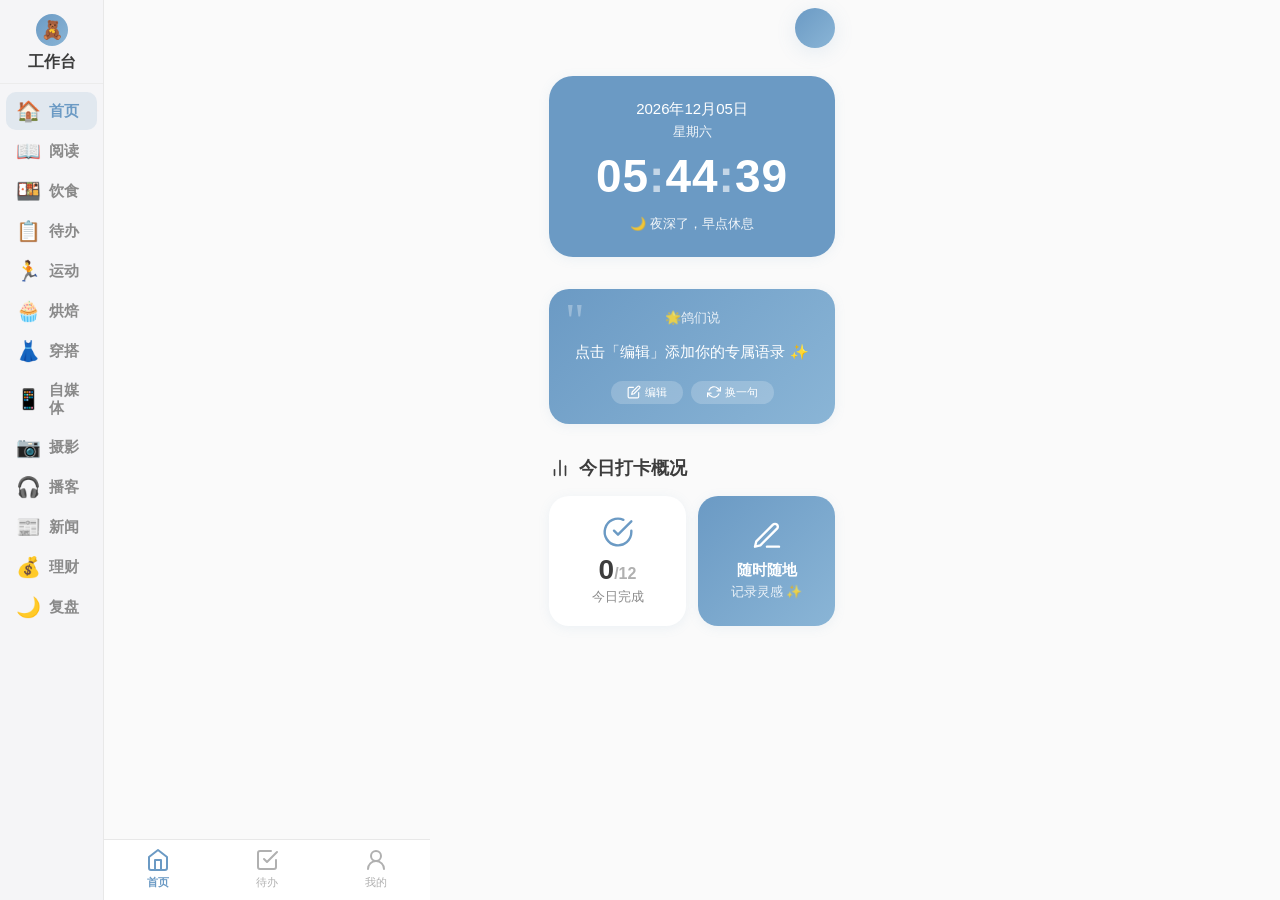
<file: index.html>
<!DOCTYPE html>
<html lang="zh-CN">
<head>
<meta charset="UTF-8">
<meta name="viewport" content="width=device-width, initial-scale=1.0, maximum-scale=1.0, user-scalable=no">

<!-- PWA 核心配置 -->
<meta name="theme-color" content="#6B9AC4">
<meta name="application-name" content="每日打卡">
<meta name="description" content="治愈系自律打卡工具，记录每天的成长与进步">
<link rel="manifest" href="manifest.json">

<!-- iOS Safari PWA 支持 -->
<meta name="apple-mobile-web-app-capable" content="yes">
<meta name="apple-mobile-web-app-status-bar-style" content="default">
<meta name="apple-mobile-web-app-title" content="每日打卡">
<link rel="apple-touch-icon" href="icons/apple-touch-icon.png">
<link rel="apple-touch-icon" sizes="167x167" href="icons/icon-192.png">
<link rel="apple-touch-icon" sizes="180x180" href="icons/apple-touch-icon.png">

<!-- Favicon -->
<link rel="icon" type="image/png" href="icons/favicon-32.png">
<link rel="shortcut icon" href="icons/favicon-32.png">

<title>每日打卡 · 自律成长工作台</title>
<style>
/* ============================================
   全局设计规范 Design System
   ============================================ */
:root {
  /* 主色体系 - 奶油白 × 柔和蓝灰 × 砖红点缀（手绘温馨风） */
  --color-primary: #6B9AC4;        /* 柔和蓝灰：按钮、选中态、完成标识、高亮文字、进度条 */
  --color-primary-light: #EBF2F8;  /* 淡蓝灰：卡片背景、输入框选中底色、页面大面积铺垫 */
  --color-primary-dark: #3D3D3D;   /* 炭灰：小标题强调、图标描边、分割线 */
  --color-accent: #D45555;         /* 砖红：点缀色、打卡完成、装饰强调 */

  /* 主色渐变 */
  --gradient-primary: linear-gradient(135deg, #6B9AC4 0%, #8AB5D6 100%);
  --gradient-card: linear-gradient(135deg, #EBF2F8 0%, #FAFAFA 100%);

  /* 中性色系 */
  --color-white: #FFFFFF;
  --color-bg: #FAFAFA;             /* 页面全局奶油白底 */
  --color-text-primary: #3D3D3D;   /* 炭灰主文字 */
  --color-text-secondary: #8A8A8A;  /* 灰色辅文字 */
  --color-text-hint: #B0B0B0;      /* 提示文字 */
  --color-border: #E8E8E8;         /* 纤细分割线 */
  --color-card-shadow: rgba(107, 154, 196, 0.10);

  /* 状态色 */
  --color-checked-bg: #EBF2F8;     /* 已打卡卡片底色 */
  --color-checked-accent: #6B9AC4; /* 已打卡点缀色 */
  --color-unchecked-bg: #FCFCFC;   /* 未打卡卡片底色 */

  /* 圆角规范 */
  --radius-xs: 8px;
  --radius-sm: 12px;
  --radius-md: 16px;
  --radius-lg: 20px;
  --radius-xl: 24px;
  --radius-full: 50%;

  /* 间距规范 */
  --space-xs: 4px;
  --space-sm: 8px;
  --space-md: 12px;
  --space-lg: 16px;
  --space-xl: 20px;
  --space-xxl: 24px;

  /* 字体规范 */
  --font-family: -apple-system, BlinkMacSystemFont, 'PingFang SC', 'Noto Sans CJK SC', 'Helvetica Neue', sans-serif;
  --font-size-clock: 46px;
  --font-size-hero: 28px;
  --font-size-title: 18px;
  --font-size-body: 15px;
  --font-size-caption: 13px;
  --font-size-small: 11px;
  --font-weight-bold: 700;
  --font-weight-semibold: 600;
  --font-weight-medium: 500;
  --font-weight-regular: 400;
  --font-weight-light: 300;

  /* 阴影 */
  --shadow-card: 0 2px 12px var(--color-card-shadow);
  --shadow-float: 0 4px 20px rgba(107, 154, 196, 0.15);
}

/* ============================================
   基础重置 Reset
   ============================================ */
*, *::before, *::after {
  box-sizing: border-box;
  margin: 0;
  padding: 0;
}

html {
  font-size: 16px;
  -webkit-font-smoothing: antialiased;
  -moz-osx-font-smoothing: grayscale;
}

body {
  font-family: var(--font-family);
  background-color: var(--color-bg);
  color: var(--color-text-primary);
  min-height: 100vh;
  overflow-x: hidden;
  max-width: 430px;
  margin: 0 auto;
  position: relative;
  padding-left: 104px;
}

/* ============================================
   页面容器 Page Container
   ============================================ */
.page {
  padding-bottom: 40px;
  min-height: 100vh;
}

/* ============================================
   顶部通栏导航区 Top Navigation Bar
   ============================================ */
.top-nav {
  display: flex;
  justify-content: space-between;
  align-items: center;
  padding: var(--space-lg) var(--space-xl);
  height: 56px;
  position: sticky;
  top: 0;
  z-index: 100;
  background: var(--color-bg);
}

.top-nav .nav-left {
  width: 40px;
}

.top-nav .nav-right {
  width: 40px;
  height: 40px;
  border-radius: var(--radius-full);
  background: var(--gradient-primary);
  display: flex;
  align-items: center;
  justify-content: center;
  cursor: pointer;
  box-shadow: var(--shadow-float);
  transition: transform 0.2s ease;
  border: none;
  outline: none;
}

.top-nav .nav-right:active {
  transform: scale(0.92);
}

.hamburger-icon {
  display: flex;
  flex-direction: column;
  align-items: center;
  gap: 3px;
}

.hamburger-icon span {
  display: block;
  width: 16px;
  height: 2px;
  background: var(--color-white);
  border-radius: 1px;
}

/* ============================================
   实时时钟卡片 Real-time Clock Card
   ============================================ */
.clock-section {
  padding: var(--space-xl) var(--space-xl) var(--space-lg);
}

.clock-card {
  background: #6B9AC4;
  border-radius: var(--radius-xl);
  padding: var(--space-xxl) var(--space-xl);
  text-align: center;
  box-shadow: var(--shadow-card);
}

.clock-date {
  font-size: var(--font-size-body);
  font-weight: var(--font-weight-medium);
  color: #FFFFFF;
  margin-bottom: var(--space-xs);
}

.clock-day {
  font-size: var(--font-size-caption);
  color: #FFFFFF;
  font-weight: var(--font-weight-medium);
  margin-bottom: var(--space-md);
  opacity: 0.9;
}

.clock-time {
  font-size: var(--font-size-clock);
  font-weight: var(--font-weight-bold);
  color: #FFFFFF;
  letter-spacing: 1px;
  line-height: 1;
  margin-bottom: var(--space-lg);
  font-variant-numeric: tabular-nums;
  white-space: nowrap;
}

.clock-time .colon {
  opacity: 0.6;
  animation: blink 1s ease-in-out infinite;
}

@keyframes blink {
  0%, 100% { opacity: 0.6; }
  50% { opacity: 0.2; }
}

.clock-greeting {
  font-size: var(--font-size-caption);
  color: #FFFFFF;
  opacity: 0.9;
}

/* ============================================
   12功能宫格区域 12-Item Grid
   ============================================ */
.grid-section {
  padding: var(--space-lg) var(--space-xl);
}

.section-title {
  font-size: var(--font-size-title);
  font-weight: var(--font-weight-semibold);
  color: var(--color-text-primary);
  margin-bottom: var(--space-lg);
  display: flex;
  align-items: center;
  gap: var(--space-sm);
}

.section-title .title-icon {
  width: 22px;
  height: 22px;
  color: var(--color-primary-dark);
}

.grid-container {
  display: grid;
  grid-template-columns: repeat(3, 1fr);
  gap: var(--space-md);
}

.grid-item {
  background: var(--color-unchecked-bg);
  border-radius: var(--radius-md);
  padding: var(--space-lg) var(--space-sm);
  display: flex;
  flex-direction: column;
  align-items: center;
  justify-content: center;
  gap: var(--space-sm);
  cursor: pointer;
  transition: all 0.25s ease;
  position: relative;
  border: 1.5px solid transparent;
  min-height: 96px;
  text-decoration: none;
}

.grid-item:active {
  transform: scale(0.96);
}


/* 宫格图标（emoji风格） */
.grid-icon {
  font-size: 34px;
  line-height: 1;
  transition: all 0.25s ease;
}

/* 宫格文字 */
.grid-label {
  font-size: var(--font-size-small);
  font-weight: var(--font-weight-medium);
  color: var(--color-text-secondary);
  white-space: nowrap;
  transition: color 0.25s ease;
}

/* ============================================
   每日语录卡片 Daily Quote Card
   ============================================ */
.quote-section {
  padding: var(--space-lg) var(--space-xl);
}

.quote-card {
  background: var(--gradient-primary);
  border-radius: var(--radius-lg);
  padding: var(--space-xl) var(--space-xxl);
  text-align: center;
  box-shadow: var(--shadow-card);
  position: relative;
  overflow: hidden;
}

.quote-card::before {
  content: '"';
  position: absolute;
  top: 8px;
  left: 16px;
  font-size: 48px;
  color: rgba(255,255,255,0.3);
  font-family: Georgia, serif;
  line-height: 1;
}

.quote-label {
  font-size: var(--font-size-caption);
  font-weight: var(--font-weight-medium);
  color: rgba(255,255,255,0.85);
  margin-bottom: var(--space-md);
  display: flex;
  align-items: center;
  justify-content: center;
  gap: var(--space-xs);
}

.quote-text {
  font-size: var(--font-size-body);
  font-weight: var(--font-weight-regular);
  color: var(--color-white);
  line-height: 1.7;
  margin-bottom: var(--space-lg);
  position: relative;
  z-index: 1;
}

.quote-actions {
  display: flex;
  justify-content: center;
  gap: var(--space-sm);
  position: relative;
  z-index: 1;
}

.quote-btn {
  display: inline-flex;
  align-items: center;
  gap: var(--space-xs);
  padding: var(--space-xs) var(--space-lg);
  background: rgba(255,255,255,0.2);
  border-radius: 20px;
  border: none;
  color: var(--color-white);
  font-size: var(--font-size-small);
  font-family: var(--font-family);
  cursor: pointer;
  transition: background 0.2s;
}

.quote-btn:active {
  background: rgba(255,255,255,0.35);
  transform: scale(0.95);
}

/* ============================================
   全局数据统计卡片 Statistics Dashboard (2×2)
   ============================================ */
.stats-section {
  padding: var(--space-lg) var(--space-xl);
}

.stats-grid {
  display: grid;
  grid-template-columns: repeat(2, 1fr);
  gap: var(--space-md);
}

.stat-card {
  background: var(--color-white);
  border-radius: var(--radius-lg);
  padding: var(--space-xl) var(--space-lg);
  text-align: center;
  box-shadow: var(--shadow-card);
  transition: transform 0.2s ease;
}

.stat-card:active {
  transform: scale(0.97);
}

.stat-icon {
  width: 32px;
  height: 32px;
  margin: 0 auto var(--space-sm);
  color: var(--color-primary);
}

.stat-number {
  font-size: var(--font-size-hero);
  font-weight: var(--font-weight-bold);
  color: var(--color-primary-dark);
  font-variant-numeric: tabular-nums;
  line-height: 1;
  margin-bottom: var(--space-xs);
  transition: all 0.3s ease;
}

.stat-label {
  font-size: var(--font-size-caption);
  color: var(--color-text-secondary);
  font-weight: var(--font-weight-regular);
}

/* 数字滚动动画 */
@keyframes countUp {
  from { transform: translateY(100%); opacity: 0; }
  to { transform: translateY(0); opacity: 1; }
}

.stat-number.animate {
  animation: countUp 0.5s cubic-bezier(0.34, 1.56, 0.64, 1);
}

/* 灵感记录入口卡 Inspiration Card */
.inspiration-card {
  background: var(--gradient-primary);
  border-radius: var(--radius-lg);
  padding: var(--space-xl) var(--space-lg);
  display: flex;
  flex-direction: column;
  align-items: center;
  justify-content: center;
  text-align: center;
  box-shadow: var(--shadow-card);
  cursor: pointer;
  transition: transform 0.2s ease;
  min-height: 110px;
}

.inspiration-card:active {
  transform: scale(0.97);
}

.inspiration-icon {
  width: 32px;
  height: 32px;
  color: var(--color-white);
  margin-bottom: var(--space-sm);
}

.inspiration-title {
  font-size: var(--font-size-body);
  font-weight: var(--font-weight-bold);
  color: var(--color-white);
  line-height: 1.3;
}

.inspiration-subtitle {
  font-size: var(--font-size-caption);
  color: rgba(255,255,255,0.85);
  margin-top: var(--space-xs);
}

/* ============================================
   右侧滑出侧边抽屉 Right Drawer
   ============================================ */
.drawer-overlay {
  position: fixed;
  top: 0;
  left: 0;
  right: 0;
  bottom: 0;
  background: rgba(0, 0, 0, 0.3);
  z-index: 200;
  opacity: 0;
  visibility: hidden;
  transition: all 0.35s ease;
}

.drawer-overlay.open {
  opacity: 1;
  visibility: visible;
}

.drawer {
  position: fixed;
  top: 0;
  left: -160px;
  width: 160px;
  height: 100%;
  background: var(--color-white);
  z-index: 201;
  transition: left 0.35s cubic-bezier(0.32, 0.72, 0, 1);
  display: flex;
  flex-direction: column;
  box-shadow: 4px 0 24px rgba(0,0,0,0.08);
}

.drawer.open {
  left: 0;
}

/* 抽屉头部 */
.drawer-header {
  padding: var(--space-lg) var(--space-md) var(--space-md);
  border-bottom: 1px solid var(--color-border);
}

.drawer-avatar {
  width: 40px;
  height: 40px;
  border-radius: var(--radius-full);
  background: var(--gradient-primary);
  display: flex;
  align-items: center;
  justify-content: center;
  margin-bottom: var(--space-sm);
}

.drawer-avatar svg {
  width: 22px;
  height: 22px;
  color: var(--color-white);
}

.drawer-title {
  font-size: 15px;
  font-weight: var(--font-weight-bold);
  color: var(--color-primary-dark);
  margin-bottom: 2px;
}

.drawer-subtitle {
  font-size: var(--font-size-small);
  color: var(--color-text-hint);
}

/* 抽屉菜单列表 */
.drawer-menu {
  flex: 1;
  overflow-y: auto;
  padding: var(--space-sm) 0;
}

.drawer-menu-item {
  display: flex;
  align-items: center;
  gap: var(--space-sm);
  padding: var(--space-sm) var(--space-md);
  cursor: pointer;
  transition: background 0.2s;
  text-decoration: none;
  color: var(--color-text-primary);
  font-size: 13px;
  font-weight: var(--font-weight-regular);
}

.drawer-menu-item:active {
  background: var(--color-primary-light);
}

.drawer-menu-item.active {
  background: var(--color-primary-light);
  color: var(--color-primary-dark);
  font-weight: var(--font-weight-semibold);
}

.drawer-menu-item .menu-icon {
  font-size: 18px;
  line-height: 1;
  flex-shrink: 0;
  width: 22px;
  text-align: center;
}

.drawer-menu-item.active .menu-icon {
  filter: drop-shadow(0 0 0 transparent);
}

/* 抽屉底部 */
.drawer-footer {
  padding: var(--space-md) var(--space-md);
  padding-bottom: calc(var(--space-xl) + env(safe-area-inset-bottom, 20px));
  border-top: 1px solid var(--color-border);
}

.drawer-reset-btn {
  width: 100%;
  padding: var(--space-md);
  border-radius: var(--radius-sm);
  background: var(--color-primary-light);
  border: 1.5px solid var(--color-primary);
  color: var(--color-primary-dark);
  font-size: var(--font-size-caption);
  font-weight: var(--font-weight-medium);
  font-family: var(--font-family);
  cursor: pointer;
  display: flex;
  align-items: center;
  justify-content: center;
  gap: var(--space-xs);
  transition: all 0.2s;
}

.drawer-reset-btn:active {
  background: var(--color-primary);
  color: var(--color-white);
}

/* ============================================
   底部留白 Bottom Spacer
   ============================================ */
.bottom-spacer {
  height: 80px;
}

/* ============================================
   底部导航栏 Bottom Tab Bar
   ============================================ */
.bottom-nav {
  position: fixed;
  bottom: 0; left: 104px; right: 0;
  width: auto; max-width: calc(430px - 104px);
  display: flex; align-items: stretch;
  background: rgba(255, 255, 255, 0.95);
  backdrop-filter: blur(16px);
  -webkit-backdrop-filter: blur(16px);
  border-top: 1px solid var(--color-border);
  z-index: 200;
  padding-bottom: env(safe-area-inset-bottom, 0);
}
.nav-tab {
  flex: 1;
  display: flex; flex-direction: column;
  align-items: center; justify-content: center;
  gap: 3px;
  padding: 8px 0 10px;
  cursor: pointer;
  background: none; border: none;
  transition: all 0.2s;
  font-family: inherit;
}
.nav-tab:active { transform: scale(0.92); }
.nav-tab svg { width: 24px; height: 24px; color: var(--color-text-hint); transition: color 0.2s; }
.nav-tab .nav-tab-label { font-size: 11px; color: var(--color-text-hint); font-weight: 500; transition: color 0.2s; }
.nav-tab.active svg { color: var(--color-primary); }
.nav-tab.active .nav-tab-label { color: var(--color-primary); font-weight: 600; }

/* Tab页面容器 */
.tab-page { display: none; }
.tab-page.active { display: block; }

/* 待办 & 我的 占位样式 */
.placeholder-section {
  display: flex; flex-direction: column;
  align-items: center; justify-content: center;
  padding: 80px 24px 40px;
  text-align: center;
}
.placeholder-icon {
  width: 72px; height: 72px; border-radius: 20px;
  background: var(--color-primary-light);
  display: flex; align-items: center; justify-content: center;
  margin-bottom: 20px;
}
.placeholder-icon svg { width: 36px; height: 36px; color: var(--color-primary); }
.placeholder-title { font-size: 18px; font-weight: 700; color: var(--color-text-primary); margin-bottom: 8px; }
.placeholder-desc { font-size: 14px; color: var(--color-text-hint); line-height: 1.6; max-width: 240px; }

/* ============================================
   我的 个人中心页面 Mine Page
   ============================================ */
.mine-page { padding-bottom: 40px; }

/* 顶部导航标题 */
.mine-nav-title {
  font-size: var(--font-size-title);
  font-weight: var(--font-weight-bold);
  color: var(--color-text-primary);
  text-align: center;
  flex: 1;
}

/* 个人信息卡片 */
.mine-header { padding: var(--space-lg) var(--space-xl); }
.mine-profile-card {
  background: var(--color-white);
  border-radius: var(--radius-lg);
  padding: var(--space-xl);
  box-shadow: var(--shadow-card);
  display: flex;
  align-items: center;
  gap: var(--space-lg);
}
.mine-avatar {
  width: 64px; height: 64px;
  border-radius: var(--radius-full);
  background: linear-gradient(135deg, #6B9AC4 0%, #8AB5D6 100%);
  display: flex; align-items: center; justify-content: center;
  font-size: 36px; line-height: 1;
  flex-shrink: 0;
}
.mine-profile-info { flex: 1; min-width: 0; }
.mine-username {
  font-size: var(--font-size-title);
  font-weight: var(--font-weight-bold);
  color: var(--color-text-primary);
  margin-bottom: var(--space-xs);
  overflow: hidden; text-overflow: ellipsis; white-space: nowrap;
}
.mine-subtitle { font-size: var(--font-size-caption); color: var(--color-text-secondary); }
.mine-edit-btn {
  width: 36px; height: 36px;
  border-radius: var(--radius-full);
  background: var(--color-primary-light);
  border: none;
  display: flex; align-items: center; justify-content: center;
  cursor: pointer;
  flex-shrink: 0;
  transition: transform 0.2s;
}
.mine-edit-btn:active { transform: scale(0.9); }
.mine-edit-btn svg { width: 18px; height: 18px; color: var(--color-primary); }

/* 统计区块 */
.mine-section { padding: var(--space-lg) var(--space-xl); }
.mine-section .section-title { margin-bottom: var(--space-md); }

/* 统计概览 4宫格 */
.mine-stats-grid {
  display: grid;
  grid-template-columns: repeat(2, 1fr);
  gap: var(--space-md);
}
.mine-stat-card {
  background: var(--color-white);
  border-radius: var(--radius-lg);
  padding: var(--space-xl) var(--space-lg);
  text-align: center;
  box-shadow: var(--shadow-card);
  transition: transform 0.2s ease;
}
.mine-stat-card:active { transform: scale(0.97); }
.mine-stat-value {
  font-size: 28px;
  font-weight: var(--font-weight-bold);
  color: var(--color-primary);
  line-height: 1.2;
  margin-bottom: var(--space-xs);
}
.mine-stat-label { font-size: var(--font-size-small); color: var(--color-text-secondary); }

/* 菜单分组 */
.mine-group-title {
  font-size: var(--font-size-small);
  color: var(--color-text-secondary);
  padding: 0 var(--space-lg);
  margin-bottom: var(--space-sm);
  font-weight: var(--font-weight-medium);
}
.mine-menu-group {
  background: var(--color-white);
  border-radius: var(--radius-lg);
  box-shadow: var(--shadow-card);
  overflow: hidden;
}
.mine-menu-item {
  display: flex;
  align-items: center;
  height: 56px;
  padding: 0 var(--space-lg);
  cursor: pointer;
  position: relative;
  transition: background 0.15s;
}
.mine-menu-item:active { background: var(--color-primary-light); }
.mine-menu-item:not(:last-child)::after {
  content: '';
  position: absolute;
  left: 52px; right: 0; bottom: 0;
  height: 1px;
  background: var(--color-border);
}
.mine-menu-icon {
  font-size: 22px;
  width: 28px;
  text-align: center;
  margin-right: var(--space-md);
  flex-shrink: 0;
  line-height: 1;
}
.mine-menu-text {
  flex: 1;
  font-size: var(--font-size-body);
  color: var(--color-text-primary);
}
.mine-menu-value {
  font-size: var(--font-size-caption);
  color: var(--color-text-hint);
  margin-right: var(--space-xs);
}
.mine-menu-arrow {
  font-size: 20px;
  color: var(--color-text-hint);
  font-weight: 300;
  line-height: 1;
}

/* 开关 Toggle Switch（纯CSS） */
.mine-toggle {
  position: relative;
  display: inline-block;
  width: 44px; height: 26px;
  flex-shrink: 0;
  cursor: pointer;
}
.mine-toggle input { opacity: 0; width: 0; height: 0; }
.mine-toggle-slider {
  position: absolute;
  top: 0; left: 0; right: 0; bottom: 0;
  background: var(--color-border);
  border-radius: 26px;
  transition: background 0.25s;
}
.mine-toggle-slider::before {
  content: '';
  position: absolute;
  height: 22px; width: 22px;
  left: 2px; bottom: 2px;
  background: var(--color-white);
  border-radius: var(--radius-full);
  transition: transform 0.25s;
  box-shadow: 0 1px 3px rgba(0,0,0,0.2);
}
.mine-toggle input:checked + .mine-toggle-slider { background: var(--color-primary); }
.mine-toggle input:checked + .mine-toggle-slider::before { transform: translateX(18px); }

/* 底部数据保护提示 */
.mine-footer-tip {
  padding: var(--space-xl) var(--space-xl) var(--space-lg);
  font-size: var(--font-size-small);
  color: var(--color-text-hint);
  text-align: center;
  line-height: 1.6;
}

/* 深色模式（纯前端切换 body class，覆盖关键设计变量） */
body.dark-mode {
  --color-bg: #1A1A1A;
  --color-white: #2A2A2A;
  --color-text-primary: #ECECEC;
  --color-text-secondary: #9A9A9A;
  --color-text-hint: #777777;
  --color-border: #3A3A3A;
  --color-primary-light: #25303C;
  --color-card-shadow: rgba(0, 0, 0, 0.30);
  --color-unchecked-bg: #2A2A2A;
  --color-checked-bg: #25303C;
}
body.dark-mode .clock-card,
body.dark-mode .quote-card { color: #FFFFFF; }

/* ============================================
   左侧固定侧边栏 Left Sidebar
   ============================================ */
.sidebar {
  position: fixed;
  top: 0; left: 0;
  width: 104px;
  height: 100vh;
  background: #F5F5F7;
  z-index: 250;
  display: flex;
  flex-direction: column;
  border-right: 1px solid #E8E8E8;
}
.sidebar-header {
  padding: 14px 10px 10px;
  border-bottom: 1px solid #ECECEC;
  flex-shrink: 0;
}
.sidebar-avatar {
  width: 32px; height: 32px;
  border-radius: 50%;
  background: var(--gradient-primary);
  margin: 0 auto 6px;
  display: flex; align-items: center; justify-content: center;
  font-size: 18px;
}
.sidebar-name {
  font-size: 16px; font-weight: 700;
  color: var(--color-text-primary);
  line-height: 1.3;
  text-align: center;
}
.sidebar-menu {
  flex: 1;
  overflow-y: auto;
  padding: 6px 0;
  -webkit-overflow-scrolling: touch;
}
.sidebar-menu::-webkit-scrollbar { display: none; }
.sidebar-item {
  display: flex;
  flex-direction: row;
  align-items: center;
  gap: 8px;
  padding: 9px 10px;
  cursor: pointer;
  text-decoration: none;
  color: var(--color-text-secondary);
  transition: all 0.2s;
  margin: 2px 6px;
  border-radius: 10px;
}
.sidebar-item:active { transform: scale(0.95); }
.sidebar-item .sb-icon { font-size: 20px; line-height: 1; flex-shrink: 0; }
.sidebar-item .sb-label { font-size: 15px; font-weight: 600; line-height: 1.2; }
.sidebar-item.active {
  background: rgba(107, 154, 196, 0.15);
  color: var(--color-primary);
}
.sidebar-item.active .sb-label { font-weight: 700; }

/* ============================================
   通用工具类 Utility
   ============================================ */
.hidden {
  display: none !important;
}

/* 轻提示 Toast */
.toast {
  position: fixed;
  top: 50%;
  left: 50%;
  transform: translate(-50%, -50%) scale(0.8);
  background: rgba(45, 52, 54, 0.88);
  color: #fff;
  padding: 14px 22px;
  border-radius: var(--radius-sm);
  font-size: var(--font-size-caption);
  z-index: 999;
  opacity: 0;
  visibility: hidden;
  transition: all 0.3s cubic-bezier(0.34, 1.56, 0.64, 1);
  text-align: center;
  max-width: 240px;
  line-height: 1.5;
  backdrop-filter: blur(8px);
}

.toast.show {
  opacity: 1;
  visibility: visible;
  transform: translate(-50%, -50%) scale(1);
}

.toast .toast-icon {
  font-size: 28px;
  margin-bottom: 6px;
}

/* ============================================
   自定义语录底部面板 Custom Quote Sheet
   ============================================ */
.sheet-overlay {
  position: fixed;
  top: 0;
  left: 0;
  right: 0;
  bottom: 0;
  background: rgba(0, 0, 0, 0.35);
  z-index: 300;
  opacity: 0;
  visibility: hidden;
  transition: all 0.3s ease;
}

.sheet-overlay.open {
  opacity: 1;
  visibility: visible;
}

.sheet {
  position: fixed;
  bottom: -100%;
  left: 50%;
  transform: translateX(-50%);
  width: 100%;
  max-width: 430px;
  max-height: 75vh;
  background: var(--color-white);
  border-radius: var(--radius-xl) var(--radius-xl) 0 0;
  z-index: 301;
  transition: bottom 0.35s cubic-bezier(0.32, 0.72, 0, 1);
  display: flex;
  flex-direction: column;
  padding-bottom: env(safe-area-inset-bottom, 20px);
}

.sheet.open {
  bottom: 0;
}

.sheet-handle {
  width: 40px;
  height: 4px;
  background: var(--color-border);
  border-radius: 2px;
  margin: var(--space-md) auto var(--space-sm);
  flex-shrink: 0;
}

.sheet-header {
  display: flex;
  align-items: center;
  justify-content: space-between;
  padding: var(--space-sm) var(--space-xl) var(--space-md);
  flex-shrink: 0;
}

.sheet-title {
  font-size: var(--font-size-title);
  font-weight: var(--font-weight-semibold);
  color: var(--color-text-primary);
}

.sheet-close {
  width: 30px;
  height: 30px;
  border-radius: var(--radius-full);
  background: var(--color-primary-light);
  border: none;
  display: flex;
  align-items: center;
  justify-content: center;
  cursor: pointer;
  color: var(--color-text-secondary);
}

.sheet-close svg {
  width: 16px;
  height: 16px;
}

/* 输入区 */
.sheet-input-row {
  display: flex;
  gap: var(--space-sm);
  padding: 0 var(--space-xl) var(--space-md);
  flex-shrink: 0;
}

.sheet-input {
  flex: 1;
  padding: var(--space-md);
  border: 1.5px solid var(--color-border);
  border-radius: var(--radius-sm);
  font-size: var(--font-size-body);
  font-family: var(--font-family);
  color: var(--color-text-primary);
  background: var(--color-bg);
  outline: none;
  transition: border 0.2s;
}

.sheet-input:focus {
  border-color: var(--color-primary);
  background: var(--color-white);
}

.sheet-input::placeholder {
  color: var(--color-text-hint);
}

.sheet-add-btn {
  padding: 0 var(--space-lg);
  border-radius: var(--radius-sm);
  background: var(--gradient-primary);
  border: none;
  color: var(--color-white);
  font-size: var(--font-size-caption);
  font-weight: var(--font-weight-medium);
  font-family: var(--font-family);
  cursor: pointer;
  white-space: nowrap;
  display: flex;
  align-items: center;
  gap: var(--space-xs);
}

.sheet-add-btn:active {
  transform: scale(0.95);
}

/* 语录列表 */
.sheet-list {
  flex: 1;
  overflow-y: auto;
  padding: 0 var(--space-xl) var(--space-lg);
  -webkit-overflow-scrolling: touch;
}

.sheet-list-title {
  font-size: var(--font-size-caption);
  font-weight: var(--font-weight-semibold);
  color: var(--color-text-secondary);
  margin-bottom: var(--space-sm);
  display: flex;
  align-items: center;
  justify-content: space-between;
}

.sheet-quote-item {
  display: flex;
  align-items: center;
  gap: var(--space-md);
  padding: var(--space-md);
  border-radius: var(--radius-sm);
  margin-bottom: var(--space-sm);
  cursor: pointer;
  transition: background 0.2s;
  border: 1.5px solid transparent;
}

.sheet-quote-item:active {
  background: var(--color-primary-light);
}

.sheet-quote-item.selected {
  background: var(--color-primary-light);
  border-color: var(--color-primary);
}

.sheet-quote-text {
  flex: 1;
  font-size: var(--font-size-body);
  color: var(--color-text-primary);
  line-height: 1.5;
}

.sheet-quote-item.selected .sheet-quote-text {
  color: var(--color-primary-dark);
  font-weight: var(--font-weight-medium);
}

.sheet-quote-check {
  width: 20px;
  height: 20px;
  border-radius: var(--radius-full);
  border: 1.5px solid var(--color-border);
  display: flex;
  align-items: center;
  justify-content: center;
  flex-shrink: 0;
}

.sheet-quote-item.selected .sheet-quote-check {
  background: var(--color-primary);
  border-color: var(--color-primary);
}

.sheet-quote-check svg {
  width: 12px;
  height: 12px;
  opacity: 0;
}

.sheet-quote-item.selected .sheet-quote-check svg {
  opacity: 1;
}

/* 删除按钮 */
.sheet-quote-delete {
  width: 24px;
  height: 24px;
  border: none;
  background: transparent;
  color: var(--color-text-hint);
  cursor: pointer;
  display: flex;
  align-items: center;
  justify-content: center;
  flex-shrink: 0;
}

.sheet-quote-delete:active {
  color: #e88;
}

.sheet-quote-delete svg {
  width: 15px;
  height: 15px;
}
</style>
</head>

<body>

<!-- ===== 左侧固定侧边栏 ===== -->
<div class="sidebar">
  <div class="sidebar-header">
    <div class="sidebar-avatar">🧸</div>
    <div class="sidebar-name">工作台</div>
  </div>
  <div class="sidebar-menu">
    <a class="sidebar-item active" href="index.html"><span class="sb-icon">🏠</span><span class="sb-label">首页</span></a>
    <a class="sidebar-item" href="detail-reading.html"><span class="sb-icon">📖</span><span class="sb-label">阅读</span></a>
    <a class="sidebar-item" href="detail-eating.html"><span class="sb-icon">🍱</span><span class="sb-label">饮食</span></a>
    <a class="sidebar-item" href="detail-weight.html"><span class="sb-icon">📋</span><span class="sb-label">待办</span></a>
    <a class="sidebar-item" href="detail-exercise.html"><span class="sb-icon">🏃</span><span class="sb-label">运动</span></a>
    <a class="sidebar-item" href="detail-baking.html"><span class="sb-icon">🧁</span><span class="sb-label">烘焙</span></a>
    <a class="sidebar-item" href="detail-fashion.html"><span class="sb-icon">👗</span><span class="sb-label">穿搭</span></a>
    <a class="sidebar-item" href="detail-media.html"><span class="sb-icon">📱</span><span class="sb-label">自媒体</span></a>
    <a class="sidebar-item" href="detail-photo.html"><span class="sb-icon">📷</span><span class="sb-label">摄影</span></a>
    <a class="sidebar-item" href="detail-podcast.html"><span class="sb-icon">🎧</span><span class="sb-label">播客</span></a>
    <a class="sidebar-item" href="detail-news.html"><span class="sb-icon">📰</span><span class="sb-label">新闻</span></a>
    <a class="sidebar-item" href="detail-finance.html"><span class="sb-icon">💰</span><span class="sb-label">理财</span></a>
    <a class="sidebar-item" href="detail-review.html"><span class="sb-icon">🌙</span><span class="sb-label">复盘</span></a>
  </div>
</div>

<!-- ============================================
     页面主体 Main Page
     ============================================ -->
<div class="page" id="homePage">

  <!-- ===== Tab: 首页 ===== -->
  <div class="tab-page active" id="tab-home">

  <!-- 顶部导航栏 -->
  <div class="top-nav">
    <div class="nav-left"></div>
    <div class="nav-right"></div>
  </div>

  <!-- 实时时钟卡片 -->
  <div class="clock-section">
    <div class="clock-card">
      <div class="clock-date" id="clockDate"></div>
      <div class="clock-day" id="clockDay"></div>
      <div class="clock-time" id="clockTime"></div>
      <div class="clock-greeting" id="clockGreeting"></div>
    </div>
  </div>

  <!-- 每日语录卡片 -->
  <div class="quote-section">
    <div class="quote-card">
      <div class="quote-label">
        🌟鸽们说
      </div>
      <div class="quote-text" id="quoteText"></div>
      <div class="quote-actions">
        <button class="quote-btn" id="customizeQuoteBtn">
          <svg width="14" height="14" viewBox="0 0 24 24" fill="none" stroke="currentColor" stroke-width="2" stroke-linecap="round" stroke-linejoin="round"><path d="M11 4H4a2 2 0 0 0-2 2v14a2 2 0 0 0 2 2h14a2 2 0 0 0 2-2v-7"/><path d="M18.5 2.5a2.121 2.121 0 0 1 3 3L12 15l-4 1 1-4 9.5-9.5z"/></svg>
          编辑
        </button>
        <button class="quote-btn" id="refreshQuoteBtn">
          <svg width="14" height="14" viewBox="0 0 24 24" fill="none" stroke="currentColor" stroke-width="2" stroke-linecap="round" stroke-linejoin="round"><path d="M23 4v6h-6"/><path d="M1 20v-6h6"/><path d="M3.51 9a9 9 0 0 1 14.85-3.36L23 10M1 14l4.64 4.36A9 9 0 0 0 20.49 15"/></svg>
          换一句
        </button>
      </div>
    </div>
  </div>

  <!-- 自定义语录底部面板 -->
  <div class="sheet-overlay" id="quoteSheetOverlay"></div>
  <div class="sheet" id="quoteSheet">
    <div class="sheet-handle"></div>
    <div class="sheet-header">
      <div class="sheet-title">自定义语录</div>
      <button class="sheet-close" id="quoteSheetClose">
        <svg viewBox="0 0 24 24" fill="none" stroke="currentColor" stroke-width="2" stroke-linecap="round" stroke-linejoin="round"><line x1="18" y1="6" x2="6" y2="18"/><line x1="6" y1="6" x2="18" y2="18"/></svg>
      </button>
    </div>
    <div class="sheet-input-row">
      <input type="text" class="sheet-input" id="quoteInput" placeholder="输入你喜欢的语录..." maxlength="60">
      <button class="sheet-add-btn" id="quoteAddBtn">
        <svg width="14" height="14" viewBox="0 0 24 24" fill="none" stroke="currentColor" stroke-width="2" stroke-linecap="round"><line x1="12" y1="5" x2="12" y2="19"/><line x1="5" y1="12" x2="19" y2="12"/></svg>
        添加
      </button>
    </div>
    <div class="sheet-list">
      <div class="sheet-list-title">
        <span>我的语录库</span>
        <span id="quoteListCount" style="font-weight:400;color:var(--color-text-hint)"></span>
      </div>
      <div id="quoteListContainer"></div>
    </div>
  </div>

  <!-- 全局数据统计卡片 2×2 -->
  <div class="stats-section">
    <div class="section-title">
      <svg class="title-icon" viewBox="0 0 24 24" fill="none" stroke="currentColor" stroke-width="1.8" stroke-linecap="round" stroke-linejoin="round">
        <path d="M18 20V10"/><path d="M12 20V4"/><path d="M6 20v-6"/>
      </svg>
      今日打卡概况
    </div>
    <div class="stats-grid">
      <!-- 今日完成 -->
      <div class="stat-card">
        <div class="stat-icon">
          <svg viewBox="0 0 24 24" fill="none" stroke="currentColor" stroke-width="1.8" stroke-linecap="round" stroke-linejoin="round"><path d="M22 11.08V12a10 10 0 11-5.93-9.14"/><polyline points="22 4 12 14.01 9 11.01"/></svg>
        </div>
        <div class="stat-number" id="statToday">0<span style="font-size:16px;color:var(--color-text-hint)">/12</span></div>
        <div class="stat-label">今日完成</div>
      </div>
      <!-- 随时随地 记录灵感 -->
      <div class="inspiration-card" id="inspirationCard">
        <div class="inspiration-icon">
          <svg viewBox="0 0 24 24" fill="none" stroke="currentColor" stroke-width="1.8" stroke-linecap="round" stroke-linejoin="round"><path d="M12 20h9"/><path d="M16.5 3.5a2.121 2.121 0 013 3L7 19l-4 1 1-4L16.5 3.5z"/></svg>
        </div>
        <div class="inspiration-title">随时随地</div>
        <div class="inspiration-subtitle">记录灵感 ✨</div>
      </div>
    </div>
  </div>

  <!-- 底部留白 -->
  <div class="bottom-spacer"></div>

  </div><!-- /tab-home -->

  <!-- ===== Tab: 待办 ===== -->
  <div class="tab-page" id="tab-todo">
    <div class="placeholder-section">
      <div class="placeholder-icon">
        <svg viewBox="0 0 24 24" fill="none" stroke="currentColor" stroke-width="1.8" stroke-linecap="round" stroke-linejoin="round"><path d="M9 11l3 3L22 4"/><path d="M21 12v7a2 2 0 01-2 2H5a2 2 0 01-2-2V5a2 2 0 012-2h11"/></svg>
      </div>
      <div class="placeholder-title">待办事项</div>
      <div class="placeholder-desc">这里将展示你的待办任务清单，后续可添加任务管理和提醒功能。</div>
    </div>
  </div>

  <!-- ===== Tab: 我的 ===== -->
  <div class="tab-page" id="tab-mine">
    <div class="mine-page">

      <!-- 顶部导航栏 -->
      <div class="top-nav">
        <div class="nav-left"></div>
        <div class="mine-nav-title">我的</div>
        <div class="nav-right" style="background:none;"></div>
      </div>

      <!-- 1. 个人信息卡片 -->
      <div class="mine-header">
        <div class="mine-profile-card">
          <div class="mine-avatar">🧸</div>
          <div class="mine-profile-info">
            <div class="mine-username" id="mineUsername">工作台</div>
            <div class="mine-subtitle" id="mineSubtitle">坚持打卡的第 1 天</div>
          </div>
          <button class="mine-edit-btn" id="mineEditBtn" type="button" aria-label="编辑昵称">
            <svg viewBox="0 0 24 24" fill="none" stroke="currentColor" stroke-width="2" stroke-linecap="round" stroke-linejoin="round"><path d="M11 4H4a2 2 0 0 0-2 2v14a2 2 0 0 0 2 2h14a2 2 0 0 0 2-2v-7"/><path d="M18.5 2.5a2.121 2.121 0 0 1 3 3L12 15l-4 1 1-4 9.5-9.5z"/></svg>
          </button>
        </div>
      </div>

      <!-- 2. 打卡统计概览（4宫格） -->
      <div class="mine-section">
        <div class="section-title">
          <svg class="title-icon" viewBox="0 0 24 24" fill="none" stroke="currentColor" stroke-width="2" stroke-linecap="round" stroke-linejoin="round"><path d="M3 3v18h18"/><path d="M18 17V9"/><path d="M13 17V5"/><path d="M8 17v-3"/></svg>
          打卡统计
        </div>
        <div class="mine-stats-grid">
          <div class="mine-stat-card">
            <div class="mine-stat-value" id="statTotalDays">0</div>
            <div class="mine-stat-label">累计打卡天数</div>
          </div>
          <div class="mine-stat-card">
            <div class="mine-stat-value" id="statStreak">0</div>
            <div class="mine-stat-label">连续打卡天数</div>
          </div>
          <div class="mine-stat-card">
            <div class="mine-stat-value" id="statMonthRate">0%</div>
            <div class="mine-stat-label">本月完成率</div>
          </div>
          <div class="mine-stat-card">
            <div class="mine-stat-value" id="statTotalChecks">0</div>
            <div class="mine-stat-label">总打卡次数</div>
          </div>
        </div>
      </div>

      <!-- 3. 功能菜单列表 -->
      <!-- 数据管理组 -->
      <div class="mine-section">
        <div class="mine-group-title">数据管理</div>
        <div class="mine-menu-group">
          <div class="mine-menu-item" id="menuExport">
            <span class="mine-menu-icon">📤</span>
            <span class="mine-menu-text">导出数据</span>
            <span class="mine-menu-arrow">›</span>
          </div>
          <div class="mine-menu-item" id="menuImport">
            <span class="mine-menu-icon">📥</span>
            <span class="mine-menu-text">导入数据</span>
            <span class="mine-menu-arrow">›</span>
          </div>
          <div class="mine-menu-item" id="menuBackup">
            <span class="mine-menu-icon">🛡️</span>
            <span class="mine-menu-text">数据备份</span>
            <span class="mine-menu-value" id="backupTime">立即备份</span>
          </div>
        </div>
      </div>

      <!-- 通用设置组 -->
      <div class="mine-section">
        <div class="mine-group-title">通用设置</div>
        <div class="mine-menu-group">
          <div class="mine-menu-item">
            <span class="mine-menu-icon">🌙</span>
            <span class="mine-menu-text">深色模式</span>
            <label class="mine-toggle">
              <input type="checkbox" id="toggleDarkMode">
              <span class="mine-toggle-slider"></span>
            </label>
          </div>
          <div class="mine-menu-item">
            <span class="mine-menu-icon">🔔</span>
            <span class="mine-menu-text">打卡提醒</span>
            <label class="mine-toggle">
              <input type="checkbox" id="toggleReminder">
              <span class="mine-toggle-slider"></span>
            </label>
          </div>
          <div class="mine-menu-item" id="menuAddHome">
            <span class="mine-menu-icon">📱</span>
            <span class="mine-menu-text">添加到桌面</span>
            <span class="mine-menu-value">PWA应用</span>
          </div>
        </div>
      </div>

      <!-- 关于组 -->
      <div class="mine-section">
        <div class="mine-group-title">关于</div>
        <div class="mine-menu-group">
          <div class="mine-menu-item" id="menuAbout">
            <span class="mine-menu-icon">ℹ️</span>
            <span class="mine-menu-text">关于应用</span>
            <span class="mine-menu-value">v1.2.0</span>
          </div>
          <div class="mine-menu-item" id="menuShare">
            <span class="mine-menu-icon">⭐</span>
            <span class="mine-menu-text">评价分享</span>
            <span class="mine-menu-arrow">›</span>
          </div>
          <div class="mine-menu-item" id="menuUpdate">
            <span class="mine-menu-icon">🔄</span>
            <span class="mine-menu-text">检查更新</span>
            <span class="mine-menu-value">已是最新版本</span>
          </div>
        </div>
      </div>

      <!-- 4. 底部数据保护提示 -->
      <div class="mine-footer-tip">
        数据保存在本地浏览器，清除浏览器数据会导致丢失，建议定期导出备份
      </div>

    </div>
  </div>

</div><!-- /page -->

<!-- ===== 底部导航栏 ===== -->
<div class="bottom-nav">
  <button class="nav-tab active" data-tab="home" type="button">
    <svg viewBox="0 0 24 24" fill="none" stroke="currentColor" stroke-width="2" stroke-linecap="round" stroke-linejoin="round"><path d="M3 9l9-7 9 7v11a2 2 0 01-2 2H5a2 2 0 01-2-2z"/><polyline points="9 22 9 12 15 12 15 22"/></svg>
    <span class="nav-tab-label">首页</span>
  </button>
  <a class="nav-tab" href="detail-weight.html" style="text-decoration:none;">
    <svg viewBox="0 0 24 24" fill="none" stroke="currentColor" stroke-width="2" stroke-linecap="round" stroke-linejoin="round"><path d="M9 11l3 3L22 4"/><path d="M21 12v7a2 2 0 01-2 2H5a2 2 0 01-2-2V5a2 2 0 012-2h11"/></svg>
    <span class="nav-tab-label">待办</span>
  </a>
  <button class="nav-tab" data-tab="mine" type="button">
    <svg viewBox="0 0 24 24" fill="none" stroke="currentColor" stroke-width="2" stroke-linecap="round" stroke-linejoin="round"><circle cx="12" cy="8" r="5"/><path d="M20 21a8 8 0 10-16 0"/></svg>
    <span class="nav-tab-label">我的</span>
  </button>
</div>

<!-- ============================================
     JavaScript 逻辑
     ============================================ -->
<script>
// ============================================
// 数据模型 Data Model（模拟后台统一存储）
// ============================================
const APP_DATA = {
  checkedItems: new Set(),       // 当日已完成打卡项ID集合
  streakDays: 0,                 // 连续打卡天数
  totalRecords: 0,               // 累计记录数
  usedDays: 1,                   // 使用天数
  lastCheckDate: null            // 上次打卡日期
};

// ============================================
// 12个功能入口定义
// ============================================
const GRID_ITEMS = [
  { id: 1,  name: '阅读', page: 'detail-reading.html' },
  { id: 2,  name: '饮食', page: 'detail-eating.html' },
  { id: 3,  name: '待办', page: 'detail-weight.html' },
  { id: 4,  name: '运动', page: 'detail-exercise.html' },
  { id: 5,  name: '烘焙', page: 'detail-baking.html' },
  { id: 6,  name: '穿搭', page: 'detail-fashion.html' },
  { id: 7,  name: '自媒体', page: 'detail-media.html' },
  { id: 8,  name: '摄影', page: 'detail-photo.html' },
  { id: 9,  name: '播客', page: 'detail-podcast.html' },
  { id: 10, name: '新闻', page: 'detail-news.html' },
  { id: 11, name: '理财', page: 'detail-finance.html' },
  { id: 12, name: '复盘', page: 'detail-review.html' }
];

// 简约线性图标SVG（24×24 viewBox，统一stroke风格）
// 飞书emoji风格图标（每个功能配贴合主题的彩色表情）
const ICONS = {
  '阅读': '📖',
  '饮食': '🍱',
  '待办': '📋',
  '运动': '🏃',
  '烘焙': '🧁',
  '穿搭': '👗',
  '自媒体': '📱',
  '摄影': '📷',
  '播客': '🎧',
  '新闻': '📰',
  '理财': '💰',
  '复盘': '🌙'
};

// ============================================
// 语录数据（纯自定义语录库）
// ============================================
const DEFAULT_QUOTES = [];
let customQuotes = [];
let selectedQuoteIndex = 0;

// 从 localStorage 加载自定义语录
function loadCustomQuotes() {
  try {
    const saved = JSON.parse(localStorage.getItem('custom_quotes') || '[]');
    customQuotes = saved.length > 0 ? saved : [];
  } catch(e) { customQuotes = []; }
  try {
    selectedQuoteIndex = parseInt(localStorage.getItem('selected_quote_index') || '0');
    if(selectedQuoteIndex >= customQuotes.length) selectedQuoteIndex = 0;
  } catch(e) { selectedQuoteIndex = 0; }
}

// 保存自定义语录到 localStorage
function saveCustomQuotes() {
  localStorage.setItem('custom_quotes', JSON.stringify(customQuotes));
  localStorage.setItem('selected_quote_index', String(selectedQuoteIndex));
}

// 应用语录到首页卡片
function applyQuote(index) {
  selectedQuoteIndex = index;
  saveCustomQuotes();
  const el = document.getElementById('quoteText');
  el.style.opacity = '0';
  el.style.transform = 'translateY(8px)';
  el.style.transition = 'all 0.3s ease';
  setTimeout(() => {
    if(customQuotes.length === 0) {
      el.textContent = '点击「编辑」添加你的专属语录 ✨';
    } else {
      el.textContent = `「${customQuotes[index]}」`;
    }
    el.style.opacity = '1';
    el.style.transform = 'translateY(0)';
  }, 200);
}

// 打开自定义语录面板
function openQuoteSheet() {
  document.getElementById('quoteSheetOverlay').classList.add('open');
  document.getElementById('quoteSheet').classList.add('open');
  document.body.style.overflow = 'hidden';
  renderQuoteList();
}

// 关闭自定义语录面板
function closeQuoteSheet() {
  document.getElementById('quoteSheetOverlay').classList.remove('open');
  document.getElementById('quoteSheet').classList.remove('open');
  document.body.style.overflow = '';
}

// 渲染语录库列表
function renderQuoteList() {
  const container = document.getElementById('quoteListContainer');
  document.getElementById('quoteListCount').textContent = `共 ${customQuotes.length} 条`;
  container.innerHTML = '';
  customQuotes.forEach((quote, index) => {
    const isSelected = index === selectedQuoteIndex;
    const div = document.createElement('div');
    div.className = `sheet-quote-item ${isSelected ? 'selected' : ''}`;
    div.innerHTML = `
      <div class="sheet-quote-check">
        <svg viewBox="0 0 24 24" fill="none" stroke="white" stroke-width="3" stroke-linecap="round" stroke-linejoin="round"><polyline points="20 6 9 17 4 12"/></svg>
      </div>
      <div class="sheet-quote-text">${escapeQuoteHtml(quote)}</div>
      <button class="sheet-quote-delete" data-index="${index}">
        <svg viewBox="0 0 24 24" fill="none" stroke="currentColor" stroke-width="2" stroke-linecap="round" stroke-linejoin="round"><path d="M3 6h18"/><path d="M19 6v14a2 2 0 01-2 2H7a2 2 0 01-2-2V6m3 0V4a2 2 0 012-2h4a2 2 0 012 2v2"/></svg>
      </button>
    `;
    // 点击选中
    div.addEventListener('click', function(e) {
      if (e.target.closest('.sheet-quote-delete')) return;
      applyQuote(index);
      renderQuoteList();
    });
    // 删除按钮
    const delBtn = div.querySelector('.sheet-quote-delete');
    if (delBtn) {
      delBtn.addEventListener('click', function(e) {
        e.stopPropagation();
        customQuotes.splice(index, 1);
        if (selectedQuoteIndex >= customQuotes.length) {
          selectedQuoteIndex = Math.max(0, customQuotes.length - 1);
        }
        saveCustomQuotes();
        applyQuote(selectedQuoteIndex);
        renderQuoteList();
        showToast('已删除该语录 🗑️');
      });
    }
    container.appendChild(div);
  });
}

function escapeQuoteHtml(str) {
  return str.replace(/[&<>"']/g, m => ({'&':'&amp;','<':'&lt;','>':'&gt;','"':'&quot;',"'":'&#39;'}[m]));
}

// ============================================
// 实时时钟 Real-time Clock
// ============================================
const WEEKDAYS = ['星期日','星期一','星期二','星期三','星期四','星期五','星期六'];

function updateClock() {
  const now = new Date();
  const y = now.getFullYear();
  const m = String(now.getMonth()+1).padStart(2,'0');
  const d = String(now.getDate()).padStart(2,'0');
  const weekday = WEEKDAYS[now.getDay()];
  const h = String(now.getHours()).padStart(2,'0');
  const min = String(now.getMinutes()).padStart(2,'0');
  const sec = String(now.getSeconds()).padStart(2,'0');

  document.getElementById('clockDate').textContent = `${y}年${m}月${d}日`;
  document.getElementById('clockDay').textContent = weekday;
  document.getElementById('clockTime').innerHTML = `${h}<span class="colon">:</span>${min}<span class="colon">:</span>${sec}`;

  // 根据时段显示问候语
  const hour = now.getHours();
  let greeting = '';
  if (hour < 6) greeting = '🌙 夜深了，早点休息';
  else if (hour < 9) greeting = '🌅 早上好，新的一天开始了';
  else if (hour < 12) greeting = '☀️ 上午好，元气满满';
  else if (hour < 14) greeting = '🌞 中午好，记得好好吃饭';
  else if (hour < 18) greeting = '🌤 下午好，继续加油';
  else if (hour < 22) greeting = '🌆 晚上好，别忘了复盘';
  else greeting = '🌙 夜深了，辛苦了';
  document.getElementById('clockGreeting').textContent = greeting;
}

// ============================================
// 渲染12功能宫格 Render 12-Item Grid
// ============================================
function renderGrid() {
  const container = document.getElementById('gridContainer');
  if (!container) return;
  container.innerHTML = '';

  GRID_ITEMS.forEach(item => {
    const a = document.createElement('a');
    a.className = 'grid-item';
    a.href = item.page;
    a.innerHTML = `
      <div class="grid-icon">${ICONS[item.name]}</div>
      <div class="grid-label">${item.name}</div>
    `;
    container.appendChild(a);
  });
}

// ============================================
// 渲染抽屉菜单 Render Drawer Menu
// ============================================
function renderDrawerMenu() {
  const menu = document.getElementById('drawerMenu');
  if (!menu) return;
  menu.innerHTML = '';

  GRID_ITEMS.forEach(item => {
    const a = document.createElement('a');
    a.className = 'drawer-menu-item';
    a.href = item.page;
    a.innerHTML = `
      <div class="menu-icon">${ICONS[item.name]}</div>
      <span>${item.name}</span>
    `;
    menu.appendChild(a);
  });
}

// ============================================
// 打卡台账（localStorage 模拟后台统一存储）
// ============================================
const CHECKIN_KEY = 'checkin_records';

// 读取当日打卡台账
function getCheckinRecords() {
  try {
    const data = JSON.parse(localStorage.getItem(CHECKIN_KEY) || '{}');
    const today = getTodayKey();
    return data[today] || [];
  } catch(e) {
    return [];
  }
}

// 获取今日日期键
function getTodayKey() {
  const now = new Date();
  return `${now.getFullYear()}-${String(now.getMonth()+1).padStart(2,'0')}-${String(now.getDate()).padStart(2,'0')}`;
}

// 更新今日完成统计
function refreshTodayCount() {
  const todayCount = getCheckinRecords().length;
  animateNumber('statToday', todayCount, '/12');
}

// 数字滚动动画
function animateNumber(elId, target, suffix) {
  const el = document.getElementById(elId);
  const current = parseInt(el.textContent) || 0;
  if (current === target) return;

  const suffixHTML = suffix ? `<span style="font-size:16px;color:var(--color-text-hint)">${suffix}</span>` : '';
  const duration = 400;
  const startTime = performance.now();
  el.classList.add('animate');

  function step(now) {
    const progress = Math.min((now - startTime) / duration, 1);
    const eased = 1 - Math.pow(1 - progress, 3);
    const value = Math.round(current + (target - current) * eased);
    el.innerHTML = value + suffixHTML;
    if (progress < 1) {
      requestAnimationFrame(step);
    } else {
      el.classList.remove('animate');
    }
  }
  requestAnimationFrame(step);
}

// ============================================
// 语录面板事件绑定（初始化时调用）
// ============================================
function initQuoteSheetEvents() {
  // 编辑按钮
  document.getElementById('customizeQuoteBtn').addEventListener('click', openQuoteSheet);
  // 换一句按钮
  var refreshBtn = document.getElementById('refreshQuoteBtn');
  if(refreshBtn) {
    refreshBtn.addEventListener('click', function() {
      var nextIndex = Math.floor(Math.random() * customQuotes.length);
      if(nextIndex === selectedQuoteIndex && customQuotes.length > 1) {
        nextIndex = (selectedQuoteIndex + 1) % customQuotes.length;
      }
      applyQuote(nextIndex);
    });
  }
  // 关闭按钮
  document.getElementById('quoteSheetClose').addEventListener('click', closeQuoteSheet);
  // 遮罩点击关闭
  document.getElementById('quoteSheetOverlay').addEventListener('click', closeQuoteSheet);
  // 添加按钮
  document.getElementById('quoteAddBtn').addEventListener('click', addCustomQuote);
  // 回车添加
  document.getElementById('quoteInput').addEventListener('keydown', function(e) {
    if (e.key === 'Enter') addCustomQuote();
  });
}

// 添加自定义语录
function addCustomQuote() {
  const input = document.getElementById('quoteInput');
  const text = input.value.trim();
  if (!text) {
    showToast('请输入语录内容 🌿');
    return;
  }
  customQuotes.push(text);
  saveCustomQuotes();
  input.value = '';
  applyQuote(customQuotes.length - 1);
  renderQuoteList();
  showToast('语录已添加 ✨');
}

// ============================================
// 抽屉开关 Drawer Toggle
// ============================================
function toggleDrawer() {
  const overlay = document.getElementById('drawerOverlay');
  const drawer = document.getElementById('drawer');
  const isOpen = drawer.classList.contains('open');
  if (isOpen) {
    drawer.classList.remove('open');
    overlay.classList.remove('open');
    document.body.style.overflow = '';
  } else {
    drawer.classList.add('open');
    overlay.classList.add('open');
    document.body.style.overflow = 'hidden';
  }
}

// ============================================
// 每日重置 Daily Reset
// ============================================
function resetToday() {
  // 清空今日打卡台账
  const data = JSON.parse(localStorage.getItem(CHECKIN_KEY) || '{}');
  data[getTodayKey()] = [];
  localStorage.setItem(CHECKIN_KEY, JSON.stringify(data));
  refreshTodayCount();
  toggleDrawer();
  showToast('今日打卡已重置 🌿');
}
window.resetToday = resetToday;

// ============================================
// 灵感记录 Inspiration
// ============================================
function openInspiration() {
  showToast('📝 灵感记录入口，敬请期待', 1400);
}
window.openInspiration = openInspiration;

// 通用轻提示
function showToast(message, duration) {
  // 移除已有 toast
  const existed = document.getElementById('appToast');
  if (existed) existed.remove();

  const toast = document.createElement('div');
  toast.className = 'toast';
  toast.id = 'appToast';
  toast.innerHTML = message;
  document.body.appendChild(toast);

  // 触发显示
  requestAnimationFrame(() => toast.classList.add('show'));

  // 自动消失
  setTimeout(() => {
    toast.classList.remove('show');
    setTimeout(() => toast.remove(), 300);
  }, duration || 1200);
}
window.showToast = showToast;

// ============================================
// 初始化 Init
// ============================================
(function init() {
  // 启动时钟
  updateClock();
  setInterval(updateClock, 1000);

  // 渲染宫格
  renderGrid();

  // 渲染抽屉菜单
  renderDrawerMenu();

  // 初始化语录
  loadCustomQuotes();
  applyQuote(selectedQuoteIndex);
  // 初始化语录面板事件
  initQuoteSheetEvents();

  // 初始化统计（从台账读取今日打卡数）
  refreshTodayCount();

  // 灵感记录卡点击绑定
  const inspirationEl = document.getElementById('inspirationCard');
  if (inspirationEl) {
    inspirationEl.addEventListener('click', function() {
      window.location.href = 'inspiration.html';
    });
  }

  // 页面重新可见时（从二级页返回）自动刷新今日完成数
  document.addEventListener('visibilitychange', function() {
    if (!document.hidden) {
      refreshTodayCount();
    }
  });
  window.addEventListener('pageshow', function() {
    refreshTodayCount();
  });
})();
</script>

<!-- 我的 个人中心页面逻辑 -->
<script>
/* ============================================
   我的页面：打卡统计计算
   ============================================ */
function calculateCheckinStats() {
  var records = JSON.parse(localStorage.getItem('checkin_records') || '{}');
  var dates = Object.keys(records).filter(function(d) { return records[d].length > 0; });
  dates.sort();

  // 累计天数
  var totalDays = dates.length;

  // 连续天数（从最后一天往前数）
  var streak = 0;
  if(dates.length > 0) {
    var lastDate = new Date(dates[dates.length - 1]);
    var today = new Date();
    today.setHours(0,0,0,0);
    lastDate.setHours(0,0,0,0);
    var diff = Math.round((today - lastDate) / 86400000);
    if(diff <= 1) {
      streak = 1;
      for(var i = dates.length - 2; i >= 0; i--) {
        var d1 = new Date(dates[i+1]); d1.setHours(0,0,0,0);
        var d2 = new Date(dates[i]); d2.setHours(0,0,0,0);
        if(Math.round((d1 - d2) / 86400000) === 1) streak++;
        else break;
      }
    }
  }

  // 本月完成率
  var now = new Date();
  var monthPrefix = now.getFullYear() + '-' + String(now.getMonth()+1).padStart(2,'0');
  var monthDays = dates.filter(function(d) { return d.startsWith(monthPrefix); }).length;
  var daysPassed = now.getDate();
  var monthRate = daysPassed > 0 ? Math.round(monthDays / daysPassed * 100) : 0;

  // 总打卡次数
  var totalChecks = dates.reduce(function(sum, d) { return sum + records[d].length; }, 0);

  return { totalDays: totalDays, streak: streak, monthRate: monthRate, totalChecks: totalChecks };
}

/* 坚持打卡的第 X 天（从最早打卡日期算起） */
function calculateCheckinDays() {
  var records = JSON.parse(localStorage.getItem('checkin_records') || '{}');
  var dates = Object.keys(records).filter(function(d){ return records[d].length > 0; });
  if (dates.length === 0) return 0;
  dates.sort();
  var earliest = new Date(dates[0]); earliest.setHours(0,0,0,0);
  var today = new Date(); today.setHours(0,0,0,0);
  return Math.round((today - earliest) / 86400000) + 1;
}

/* ============================================
   我的页面：数据导出
   ============================================ */
function exportAllData() {
  var allData = {};
  for(var i = 0; i < localStorage.length; i++) {
    var key = localStorage.key(i);
    allData[key] = localStorage.getItem(key);
  }
  var exportObj = {
    exportDate: new Date().toISOString(),
    version: '1.2.0',
    data: allData
  };
  var blob = new Blob([JSON.stringify(exportObj, null, 2)], { type: 'application/json' });
  var url = URL.createObjectURL(blob);
  var a = document.createElement('a');
  a.href = url;
  a.download = 'checkin_backup_' + new Date().toISOString().slice(0,10) + '.json';
  document.body.appendChild(a);
  a.click();
  document.body.removeChild(a);
  URL.revokeObjectURL(url);
  // 记录备份时间
  localStorage.setItem('last_backup_time', new Date().toISOString());
}

/* ============================================
   我的页面：数据导入
   ============================================ */
function importData() {
  var input = document.createElement('input');
  input.type = 'file';
  input.accept = '.json';
  input.onchange = function(e) {
    var file = e.target.files[0];
    if(!file) return;
    var reader = new FileReader();
    reader.onload = function(ev) {
      try {
        var imported = JSON.parse(ev.target.result);
        if(imported.data) {
          if(confirm('导入将覆盖当前所有数据，确定继续吗？')) {
            // 清除现有数据
            localStorage.clear();
            // 写入导入的数据
            Object.keys(imported.data).forEach(function(key) {
              localStorage.setItem(key, imported.data[key]);
            });
            alert('数据导入成功！页面将刷新。');
            location.reload();
          }
        } else {
          alert('文件格式不正确');
        }
      } catch(e) {
        alert('文件解析失败：' + e.message);
      }
    };
    reader.readAsText(file);
  };
  input.click();
}

/* ============================================
   我的页面：深色模式
   ============================================ */
function toggleDarkMode(enabled) {
  if(enabled) {
    document.body.classList.add('dark-mode');
    localStorage.setItem('dark_mode', 'true');
  } else {
    document.body.classList.remove('dark-mode');
    localStorage.setItem('dark_mode', 'false');
  }
}

/* ============================================
   我的页面：备份时间格式化
   ============================================ */
function formatBackupTime() {
  var t = localStorage.getItem('last_backup_time');
  if(!t) return '';
  var d = new Date(t);
  if(isNaN(d.getTime())) return '';
  var pad = function(n){ return String(n).padStart(2,'0'); };
  return '上次备份 ' + pad(d.getMonth()+1) + '-' + pad(d.getDate()) + ' ' + pad(d.getHours()) + ':' + pad(d.getMinutes());
}

function refreshBackupTime() {
  var el = document.getElementById('backupTime');
  if(!el) return;
  el.textContent = formatBackupTime() || '立即备份';
}

/* ============================================
   我的页面：编辑昵称
   ============================================ */
function editUsername() {
  var nameEl = document.getElementById('mineUsername');
  var current = nameEl ? nameEl.textContent : '工作台';
  var name = prompt('请输入你的昵称', current);
  if(name !== null && name.trim() !== '') {
    var trimmed = name.trim();
    localStorage.setItem('mine_username', trimmed);
    if(nameEl) nameEl.textContent = trimmed;
  }
}

/* ============================================
   我的页面：初始化渲染
   ============================================ */
function initMinePage() {
  // 渲染统计概览
  var stats = calculateCheckinStats();
  var setVal = function(id, val){ var el = document.getElementById(id); if(el) el.textContent = val; };
  setVal('statTotalDays', stats.totalDays);
  setVal('statStreak', stats.streak);
  setVal('statMonthRate', stats.monthRate + '%');
  setVal('statTotalChecks', stats.totalChecks);

  // 渲染副标题（坚持打卡的第 X 天）
  var subEl = document.getElementById('mineSubtitle');
  if(subEl) {
    var days = calculateCheckinDays();
    subEl.textContent = days > 0 ? '坚持打卡的第 ' + days + ' 天' : '开始你的打卡之旅吧';
  }

  // 渲染昵称
  var nameEl = document.getElementById('mineUsername');
  if(nameEl) {
    var saved = localStorage.getItem('mine_username');
    if(saved) nameEl.textContent = saved;
  }

  // 渲染备份时间
  refreshBackupTime();
}

/* 深色模式：尽早应用，避免闪烁（脚本位于 body 末尾，body 已存在） */
if(localStorage.getItem('dark_mode') === 'true') {
  document.body.classList.add('dark-mode');
}

/* 事件绑定 + 初始化 */
document.addEventListener('DOMContentLoaded', function() {
  // 数据管理
  var exportEl = document.getElementById('menuExport');
  if(exportEl) exportEl.addEventListener('click', function(){
    exportAllData();
    refreshBackupTime();
    alert('数据导出成功，已保存为备份文件');
  });

  var importEl = document.getElementById('menuImport');
  if(importEl) importEl.addEventListener('click', function(){
    importData();
  });

  var backupEl = document.getElementById('menuBackup');
  if(backupEl) backupEl.addEventListener('click', function(){
    exportAllData();
    refreshBackupTime();
    alert('数据备份成功！');
  });

  // 通用设置
  var darkToggle = document.getElementById('toggleDarkMode');
  if(darkToggle) {
    darkToggle.checked = localStorage.getItem('dark_mode') === 'true';
    darkToggle.addEventListener('change', function(){
      toggleDarkMode(this.checked);
    });
  }

  var reminderToggle = document.getElementById('toggleReminder');
  if(reminderToggle) {
    reminderToggle.checked = localStorage.getItem('checkin_reminder') === 'true';
    reminderToggle.addEventListener('change', function(){
      localStorage.setItem('checkin_reminder', this.checked ? 'true' : 'false');
      if(this.checked) alert('打卡提醒已开启（当前为UI展示，暂未实现真实推送）');
    });
  }

  var addHomeEl = document.getElementById('menuAddHome');
  if(addHomeEl) addHomeEl.addEventListener('click', function(){
    alert('添加到桌面方法：\n\n· iOS Safari：点击底部「分享」→「添加到主屏幕」\n· Android Chrome：点击右上角菜单→「添加到主屏幕」\n· 桌面 Chrome：点击地址栏右侧「安装」图标');
  });

  // 关于
  var aboutEl = document.getElementById('menuAbout');
  if(aboutEl) aboutEl.addEventListener('click', function(){
    alert('每日打卡 v1.2.0\n\n治愈系自律打卡工具，记录每天的成长与进步。\n\n数据全部保存在本地浏览器，安全私密。');
  });

  var shareEl = document.getElementById('menuShare');
  if(shareEl) shareEl.addEventListener('click', function(){
    var text = '我正在用「每日打卡」坚持自律打卡，记录每天的进步，一起加入吧！';
    if(navigator.share) {
      navigator.share({ title: '每日打卡', text: text }).catch(function(){});
    } else if(navigator.clipboard) {
      navigator.clipboard.writeText(text).then(function(){
        alert('分享文案已复制到剪贴板：\n' + text);
      }, function(){ alert('分享文案：\n' + text); });
    } else {
      alert('分享文案：\n' + text);
    }
  });

  var updateEl = document.getElementById('menuUpdate');
  if(updateEl) updateEl.addEventListener('click', function(){
    alert('当前已是最新版本 v1.2.0');
  });

  // 昵称编辑（点击昵称或编辑按钮均可）
  var nameEl = document.getElementById('mineUsername');
  if(nameEl) nameEl.addEventListener('click', editUsername);
  var editBtn = document.getElementById('mineEditBtn');
  if(editBtn) editBtn.addEventListener('click', editUsername);
});
</script>

<!-- 底部导航栏切换逻辑 -->
<script>
/* Tab切换 */
function switchTab(tabName){
  /* 隐藏所有tab页 */
  document.querySelectorAll('.tab-page').forEach(function(p){p.classList.remove('active')});
  /* 显示目标tab页 */
  var target=document.getElementById('tab-'+tabName);
  if(target)target.classList.add('active');
  /* 更新导航按钮高亮 */
  document.querySelectorAll('.nav-tab').forEach(function(b){b.classList.remove('active')});
  var btn=document.querySelector('.nav-tab[data-tab="'+tabName+'"]');
  if(btn)btn.classList.add('active');
  /* 切换到"我的"时初始化个人中心数据 */
  if(tabName==='mine' && typeof initMinePage==='function'){
    initMinePage();
  }
  /* 滚动到顶部 */
  window.scrollTo({top:0,behavior:'smooth'});
}

/* 绑定导航按钮点击事件 + 读取URL hash跳转 */
document.addEventListener('DOMContentLoaded',function(){
  document.querySelectorAll('.nav-tab[data-tab]').forEach(function(tab){
    tab.addEventListener('click',function(e){
      e.preventDefault();
      e.stopPropagation();
      switchTab(this.getAttribute('data-tab'));
    });
  });
  /* 读取URL hash，支持从二级页跳转过来 */
  var hash=window.location.hash.replace('#','');
  if(hash==='todo'||hash==='mine'){
    switchTab(hash);
  }
});
</script>
<script>
if ('serviceWorker' in navigator) {
  window.addEventListener('load', function() {
    navigator.serviceWorker.register('./sw.js').then(function(reg) {
      console.log('[PWA] Service Worker 注册成功');
    }).catch(function(err) {
      console.log('[PWA] Service Worker 注册失败:', err);
    });
  });
}
</script>

</body>
</html>
</file>
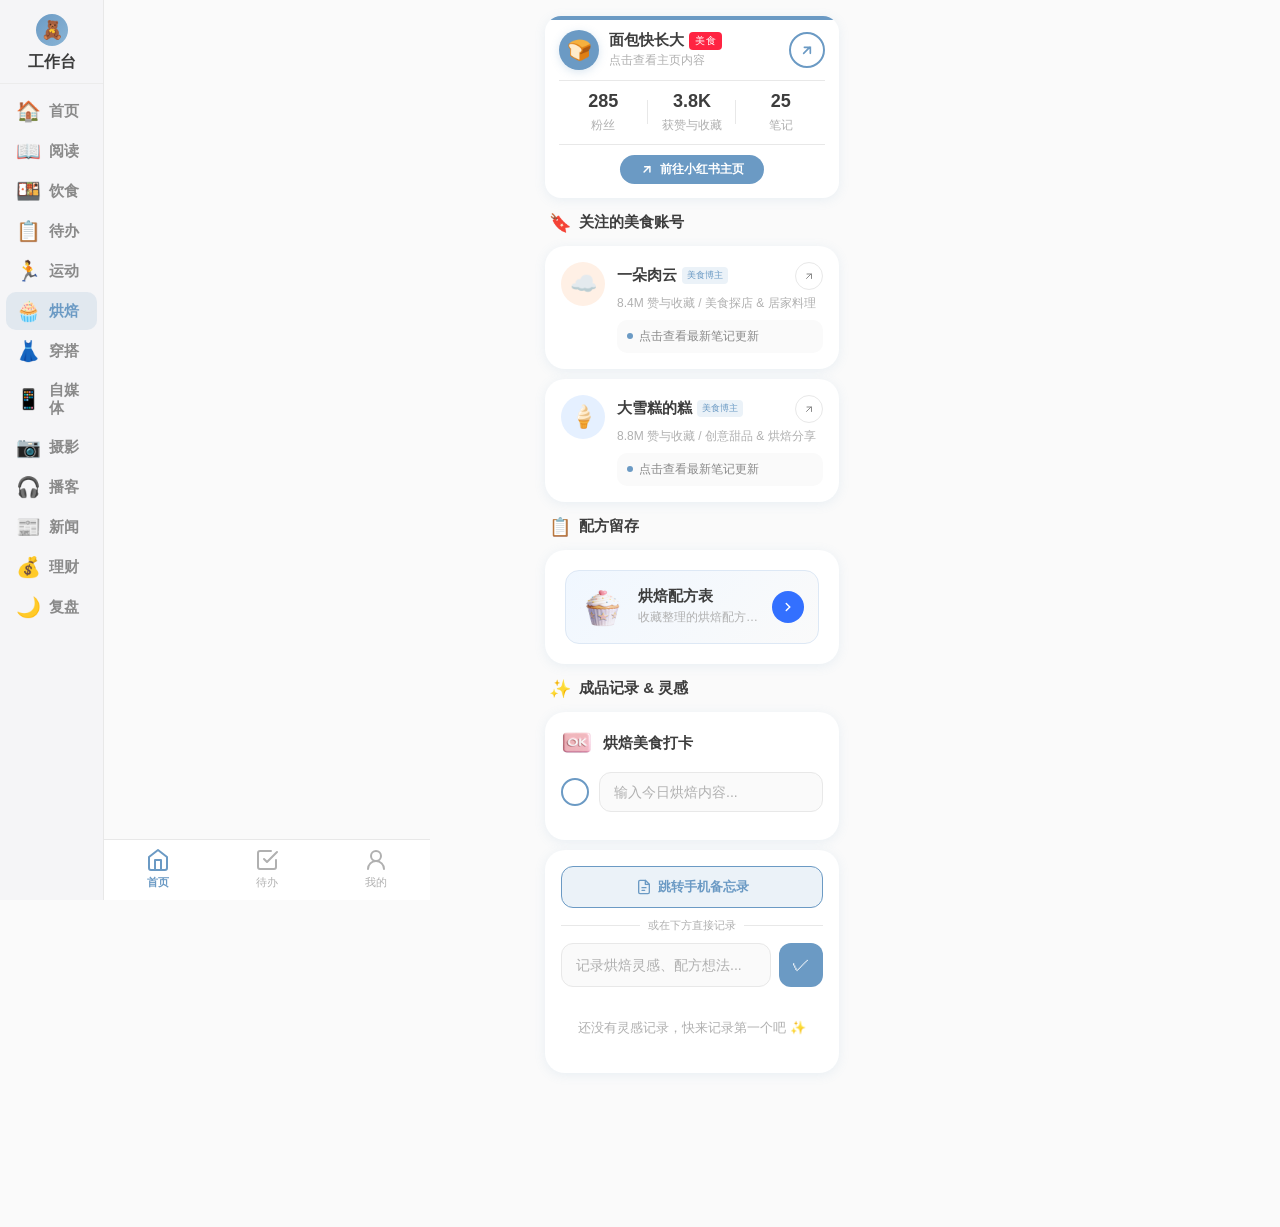
<file: detail-baking.html>
<!DOCTYPE html>
<html lang="zh-CN">
<head>
<meta charset="UTF-8">
<meta name="viewport" content="width=device-width, initial-scale=1.0, maximum-scale=1.0, user-scalable=no">
<title>🧁 烘焙</title>
<meta name="theme-color" content="#6B9AC4">
<meta name="apple-mobile-web-app-capable" content="yes">
<meta name="apple-mobile-web-app-status-bar-style" content="default">
<link rel="apple-touch-icon" href="icons/apple-touch-icon.png">
<link rel="manifest" href="manifest.json">
<link rel="icon" type="image/png" href="icons/favicon-32.png">
<style>
/* ============================================
   烘焙页 - 薄荷绿×巧克力棕
   ============================================ */
:root {
  --mint: #6B9AC4;
  --mint-light: #EBF2F8;
  --mint-lighter: #FAFAFA;
  --choco: #3D3D3D;
  --choco-light: #8A8A8A;
  --choco-hint: #B0B0B0;
  --border: #E8E8E8;
  --white: #FFFFFF;
  --shadow: 0 2px 12px rgba(107, 154, 196, 0.12);
  --shadow-float: 0 4px 20px rgba(107, 154, 196, 0.15);
}
*, *::before, *::after { margin: 0; padding: 0; box-sizing: border-box; }
body {
  font-family: -apple-system, BlinkMacSystemFont, 'PingFang SC', 'Noto Sans CJK SC', sans-serif;
  background: var(--mint-lighter);
  color: var(--choco);
  min-height: 100vh;
  max-width: 430px;
  margin: 0 auto;
  -webkit-font-smoothing: antialiased;
  padding-bottom: 140px;
 padding-left: 104px; }

/* --- 顶部导航栏 --- */
.header {
  position: sticky; top: 0; z-index: 100;
  display: flex; align-items: center; justify-content: space-between;
  height: 56px; padding: 0 16px;
  background: var(--white);
  border-bottom: 1px solid var(--border);
}
.header-back {
  width: 36px; height: 36px; border: none; border-radius: 50%;
  background: var(--mint-light); display: flex; align-items: center; justify-content: center;
  text-decoration: none; color: var(--choco); font-size: 18px; flex-shrink: 0;
}
.header-back:active { transform: scale(0.92); }
.header-title { flex: 1; text-align: center; font-size: 17px; font-weight: 600; color: var(--choco); }
.header-drawer {
  width: 36px; height: 36px; border: none; border-radius: 50%;
  background: var(--mint); display: flex; align-items: center; justify-content: center;
  cursor: pointer; flex-shrink: 0;
}
.header-drawer:active { transform: scale(0.92); }
.header-drawer span { display: block; width: 14px; height: 2px; background: var(--white); border-radius: 1px; margin: 1.5px 0; }

/* --- 主体内容 --- */
.main { padding: 16px 16px 0; }

/* --- 卡片 --- */
.card {
  background: var(--white);
  border-radius: 20px;
  padding: 20px;
  margin-bottom: 14px;
  box-shadow: var(--shadow);
}
.card-title {
  font-size: 15px; font-weight: 600; color: var(--choco);
  margin-bottom: 14px; display: flex; align-items: center; gap: 8px;
}
.card-title .emoji { font-size: 18px; }

/* ============================================
   第1步：小红书账号卡片
   ============================================ */
.xhs-card {
  background: var(--white);
  border-radius: 16px;
  padding: 14px;
  margin-bottom: 14px;
  box-shadow: var(--shadow);
  position: relative;
  overflow: hidden;
}
.xhs-card::before {
  content: '';
  position: absolute;
  top: 0; left: 0; right: 0;
  height: 4px;
  background: var(--mint);
}
.xhs-header {
  display: flex;
  align-items: center;
  gap: 10px;
  margin-bottom: 10px;
}
.xhs-avatar {
  width: 40px; height: 40px; border-radius: 50%;
  background: var(--mint);
  display: flex; align-items: center; justify-content: center;
  font-size: 20px; flex-shrink: 0;
  box-shadow: 0 2px 8px rgba(107, 154, 196, 0.25);
}
.xhs-info { flex: 1; min-width: 0; }
.xhs-name {
  font-size: 15px; font-weight: 700; color: var(--choco);
  margin-bottom: 2px;
  display: flex; align-items: center; gap: 5px;
}
.xhs-name .xhs-tag {
  font-size: 10px; font-weight: 500;
  background: #FF2442; color: #fff;
  padding: 2px 6px; border-radius: 4px;
  letter-spacing: 0.5px;
}
.xhs-id { font-size: 12px; color: var(--choco-hint); }
.xhs-jump-btn {
  width: 36px; height: 36px; border-radius: 50%;
  border: 2px solid var(--mint);
  background: var(--white);
  display: flex; align-items: center; justify-content: center;
  cursor: pointer; flex-shrink: 0;
  transition: all 0.2s;
}
.xhs-jump-btn:active { background: var(--mint-light); transform: scale(0.92); }
.xhs-jump-btn svg { width: 16px; height: 16px; color: var(--mint); }

.xhs-stats {
  display: flex;
  gap: 0;
  padding: 10px 0;
  border-top: 1px solid var(--border);
  border-bottom: 1px solid var(--border);
}
.xhs-stat-item {
  flex: 1; text-align: center;
  position: relative;
}
.xhs-stat-item:not(:last-child)::after {
  content: '';
  position: absolute;
  right: 0; top: 50%;
  transform: translateY(-50%);
  width: 1px; height: 24px;
  background: var(--border);
}
.xhs-stat-num {
  font-size: 18px; font-weight: 700; color: var(--choco);
  line-height: 1.2;
}
.xhs-stat-label {
  font-size: 12px; color: var(--choco-hint);
  margin-top: 4px;
}
.xhs-link-row {
  margin-top: 10px;
  display: flex;
  align-items: center;
  justify-content: center;
}
.xhs-link {
  display: inline-flex;
  align-items: center;
  gap: 6px;
  padding: 6px 20px;
  border-radius: 18px;
  background: var(--mint);
  color: var(--white);
  font-size: 12px;
  font-weight: 600;
  text-decoration: none;
  transition: all 0.2s;
}
.xhs-link:active { transform: scale(0.96); opacity: 0.9; }

/* ============================================
   第2步：关注的美食账号
   ============================================ */
.follow-section { margin-bottom: 14px; }
.follow-section-title {
  font-size: 15px; font-weight: 600; color: var(--choco);
  margin-bottom: 12px; display: flex; align-items: center; gap: 8px;
  padding: 0 4px;
}
.follow-section-title .emoji { font-size: 18px; }
.follow-card {
  background: var(--white);
  border-radius: 20px;
  padding: 16px;
  margin-bottom: 10px;
  box-shadow: var(--shadow);
  display: flex;
  align-items: flex-start;
  gap: 12px;
  transition: transform 0.2s;
}
.follow-card:active { transform: scale(0.98); }
.follow-avatar {
  width: 44px; height: 44px; border-radius: 50%;
  display: flex; align-items: center; justify-content: center;
  font-size: 22px; flex-shrink: 0;
}
.follow-avatar.a1 { background: #FFF0E5; }
.follow-avatar.a2 { background: #E5F0FF; }
.follow-body { flex: 1; min-width: 0; }
.follow-top {
  display: flex; align-items: center; justify-content: space-between;
  margin-bottom: 4px;
}
.follow-name {
  font-size: 15px; font-weight: 600; color: var(--choco);
  display: flex; align-items: center; gap: 5px;
}
.follow-tag {
  font-size: 9px; font-weight: 500;
  background: var(--mint-light); color: var(--mint);
  padding: 2px 5px; border-radius: 4px;
}
.follow-jump {
  width: 28px; height: 28px; border-radius: 50%;
  border: 1.5px solid var(--border);
  background: var(--white);
  display: flex; align-items: center; justify-content: center;
  flex-shrink: 0; cursor: pointer; transition: all 0.2s;
}
.follow-jump:active { background: var(--mint-light); transform: scale(0.9); }
.follow-jump svg { width: 12px; height: 12px; color: var(--choco-light); }
.follow-desc {
  font-size: 12px; color: var(--choco-hint);
  line-height: 1.5; margin-bottom: 8px;
  overflow: hidden; text-overflow: ellipsis;
  display: -webkit-box; -webkit-line-clamp: 1; -webkit-box-orient: vertical;
}
.follow-latest {
  display: flex; align-items: center; gap: 6px;
  padding: 8px 10px;
  background: var(--mint-lighter);
  border-radius: 10px;
  font-size: 12px; color: var(--choco-light);
}
.follow-latest .dot {
  width: 6px; height: 6px; border-radius: 50%;
  background: var(--mint); flex-shrink: 0;
  animation: pulse 2s ease-in-out infinite;
}
@keyframes pulse {
  0%, 100% { opacity: 1; }
  50% { opacity: 0.4; }
}
.follow-latest .latest-text {
  flex: 1; overflow: hidden; text-overflow: ellipsis; white-space: nowrap;
}
.follow-empty {
  text-align: center; padding: 24px 16px;
  color: var(--choco-hint); font-size: 13px;
  background: var(--white); border-radius: 20px;
  box-shadow: var(--shadow);
}

/* ============================================
   第3步：配方留存（飞书文档关联）
   ============================================ */
.recipe-section { margin-bottom: 14px; }
.recipe-section-title {
  font-size: 15px; font-weight: 600; color: var(--choco);
  margin-bottom: 12px; display: flex; align-items: center; gap: 8px;
  padding: 0 4px;
}
.recipe-section-title .emoji { font-size: 18px; }
.recipe-card {
  background: var(--white);
  border-radius: 20px;
  padding: 20px;
  box-shadow: var(--shadow);
  display: flex; flex-direction: column; gap: 14px;
}
.recipe-doc {
  display: flex; align-items: center; gap: 14px;
  padding: 14px;
  background: linear-gradient(135deg, #F0F7FF 0%, #FAFAFA 100%);
  border-radius: 14px;
  border: 1px solid #DDE8F5;
  cursor: pointer;
  transition: transform 0.2s;
}
.recipe-doc:active { transform: scale(0.98); }
.recipe-doc-icon {
  width: 44px; height: 44px; border-radius: 12px;
  background: transparent;
  display: flex; align-items: center; justify-content: center;
  flex-shrink: 0;
  overflow: hidden;
}
.recipe-doc-icon img {
  width: 100%; height: 100%; object-fit: contain;
}
.recipe-doc-body { flex: 1; min-width: 0; }
.recipe-doc-name {
  font-size: 15px; font-weight: 600; color: var(--choco);
  margin-bottom: 3px;
  display: flex; align-items: center; gap: 5px;
}
.recipe-doc-tag {
  font-size: 9px; font-weight: 500;
  background: #3370FF; color: #fff;
  padding: 2px 5px; border-radius: 4px;
}
.recipe-doc-desc {
  font-size: 12px; color: var(--choco-hint);
  overflow: hidden; text-overflow: ellipsis; white-space: nowrap;
}
.recipe-doc-arrow {
  width: 32px; height: 32px; border-radius: 50%;
  background: #3370FF;
  display: flex; align-items: center; justify-content: center;
  flex-shrink: 0;
}
.recipe-doc-arrow svg { width: 14px; height: 14px; color: #fff; }
.recipe-notice {
  display: flex; align-items: flex-start; gap: 6px;
  font-size: 11px; color: var(--choco-hint);
  line-height: 1.6;
  padding: 0 2px;
}
.recipe-notice .lock-icon { flex-shrink: 0; margin-top: 1px; }

/* ============================================
   第4步：成品记录打卡 + 灵感记录
   ============================================ */
.record-section { margin-bottom: 14px; }
.record-section-title {
  font-size: 15px; font-weight: 600; color: var(--choco);
  margin-bottom: 12px; display: flex; align-items: center; gap: 8px;
  padding: 0 4px;
}
.record-section-title .emoji { font-size: 18px; }

/* 打卡区 */
.checkin-row {
  display: flex; flex-direction: column; gap: 12px;
  background: var(--white);
  border-radius: 20px;
  padding: 16px;
  margin-bottom: 10px;
  box-shadow: var(--shadow);
}
.checkin-top {
  display: flex; align-items: center; gap: 10px;
}
.checkin-top-icon {
  width: 32px; height: 32px;
  display: flex; align-items: center; justify-content: center;
  flex-shrink: 0;
}
.checkin-top-icon img { width: 100%; height: 100%; object-fit: contain; }
.checkin-top-title { font-size: 15px; font-weight: 600; color: var(--choco); }

/* 待办输入行 */
.todo-row {
  display: flex; align-items: center; gap: 10px;
}
.todo-check {
  width: 28px; height: 28px; border-radius: 50%;
  border: 2.5px solid var(--mint);
  background: var(--white);
  display: flex; align-items: center; justify-content: center;
  cursor: pointer; flex-shrink: 0;
  transition: all 0.25s ease;
  font-size: 14px; color: transparent;
}
.todo-check:active { transform: scale(0.9); }
.todo-check.done {
  background: #C8C8C8;
  border-color: #C8C8C8;
  color: var(--white);
}
.todo-input {
  flex: 1;
  height: 40px;
  border: 1.5px solid var(--border);
  border-radius: 12px;
  padding: 0 14px;
  font-size: 14px;
  font-family: inherit;
  color: var(--choco);
  background: var(--mint-lighter);
  outline: none;
  transition: border-color 0.2s;
}
.todo-input:focus { border-color: var(--mint); }
.todo-input::placeholder { color: var(--choco-hint); }
.todo-input.done {
  background: #F5F5F5;
  color: #B0B0B0;
  text-decoration: line-through;
}
.checkin-date {
  font-size: 11px; color: var(--mint); font-weight: 500;
}

/* 灵感记录区 */
.inspiration-box {
  background: var(--white);
  border-radius: 20px;
  padding: 16px;
  box-shadow: var(--shadow);
}
.memo-jump-btn {
  display: flex; align-items: center; justify-content: center; gap: 6px;
  width: 100%; height: 42px;
  border: 1.5px solid var(--mint); border-radius: 12px;
  background: var(--mint-light); color: var(--mint);
  font-size: 13px; font-weight: 600;
  cursor: pointer; transition: all 0.2s;
  margin-bottom: 10px;
  font-family: inherit;
}
.memo-jump-btn:active { background: var(--mint); color: var(--white); transform: scale(0.97); }
.memo-divider {
  display: flex; align-items: center; gap: 8px;
  margin: 10px 0;
}
.memo-divider-line { flex: 1; height: 1px; background: var(--border); }
.memo-divider-text { font-size: 11px; color: var(--choco-hint); }
.inspiration-input-row {
  display: flex; gap: 8px; margin-bottom: 12px;
}
.inspiration-input {
  flex: 1;
  height: 44px;
  border: 1.5px solid var(--border);
  border-radius: 12px;
  padding: 0 14px;
  font-size: 14px;
  font-family: inherit;
  color: var(--choco);
  background: var(--mint-lighter);
  outline: none;
  transition: border-color 0.2s;
}
.inspiration-input:focus { border-color: var(--mint); }
.inspiration-input::placeholder { color: var(--choco-hint); }
.inspiration-save-btn {
  width: 44px; height: 44px; border-radius: 12px;
  border: none;
  background: var(--mint); color: var(--white);
  font-size: 18px; cursor: pointer; flex-shrink: 0;
  display: flex; align-items: center; justify-content: center;
  transition: transform 0.15s;
}
.inspiration-save-btn:active { transform: scale(0.9); }

/* 灵感列表 */
.inspiration-list-title {
  font-size: 12px; color: var(--choco-hint);
  margin-bottom: 8px; font-weight: 500;
}
.inspiration-list {
  display: flex; flex-direction: column; gap: 8px;
  max-height: 240px; overflow-y: auto;
}
.inspiration-item {
  display: flex; align-items: flex-start; gap: 8px;
  padding: 10px 12px;
  background: var(--mint-lighter);
  border-radius: 12px;
  border-left: 3px solid var(--mint);
}
.inspiration-item-content { flex: 1; min-width: 0; }
.inspiration-item-text {
  font-size: 13px; color: var(--choco); line-height: 1.5;
  word-break: break-word;
}
.inspiration-item-time {
  font-size: 10px; color: var(--choco-hint); margin-top: 4px;
}
.inspiration-item-delete {
  width: 22px; height: 22px; border-radius: 50%;
  border: none; background: transparent;
  color: var(--choco-hint); font-size: 14px;
  cursor: pointer; flex-shrink: 0; line-height: 1;
  display: flex; align-items: center; justify-content: center;
}
.inspiration-item-delete:active { color: #FF6B6B; }
.inspiration-empty {
  text-align: center; padding: 20px 0;
  color: var(--choco-hint); font-size: 13px;
}

/* --- 底部操作栏 --- */
.footer {
  position: fixed; bottom: 56px; left: 104px; right: 0; width: auto; max-width: calc(430px - 104px);
  display: flex; gap: 12px;
  padding: 12px 16px;
  padding-bottom: max(12px, env(safe-area-inset-bottom));
  background: rgba(255, 255, 255, 0.95);
  backdrop-filter: blur(12px);
  border-top: 1px solid var(--border);
  z-index: 50;
}
.btn-primary {
  flex: 2; height: 48px; border: none; border-radius: 14px;
  background: var(--mint); color: var(--white);
  font-size: 15px; font-weight: 600; cursor: pointer;
  display: flex; align-items: center; justify-content: center; gap: 6px;
  transition: transform 0.15s;
}
.btn-primary:active { transform: scale(0.97); }
.btn-primary.checked { background: var(--mint-light); color: var(--choco); border: 1.5px solid var(--mint); }
.btn-secondary {
  flex: 1; height: 48px; border: 1.5px solid var(--mint); border-radius: 14px;
  background: var(--white); color: var(--choco);
  font-size: 15px; font-weight: 600; cursor: pointer;
  display: flex; align-items: center; justify-content: center; gap: 6px;
  transition: all 0.2s;
}
.btn-secondary:active { background: var(--mint-light); transform: scale(0.97); }

/* --- Toast --- */
.toast {
  position: fixed; top: 50%; left: 50%;
  transform: translate(-50%, -50%) scale(0.8);
  background: rgba(93, 64, 55, 0.9); color: #fff;
  padding: 14px 22px; border-radius: 14px;
  font-size: 13px; font-weight: 500;
  z-index: 999; opacity: 0; visibility: hidden;
  transition: all 0.3s cubic-bezier(0.34, 1.56, 0.64, 1);
  white-space: nowrap;
}
.toast.show { opacity: 1; visibility: visible; transform: translate(-50%, -50%) scale(1); }

/* --- 右侧抽屉 --- */
.drawer-overlay { position: fixed; top: 0; left: 0; right: 0; bottom: 0; background: rgba(0,0,0,0.35); z-index: 300; opacity: 0; visibility: hidden; transition: all 0.3s ease; }
.drawer-overlay.open { opacity: 1; visibility: visible; }
.drawer { position: fixed; top: 0; left: -160px; width: 160px; height: 100%; background: var(--white); z-index: 301; transition: left 0.35s cubic-bezier(0.32,0.72,0,1); display: flex; flex-direction: column; box-shadow: 4px 0 24px rgba(0,0,0,0.08); }
.drawer.open { left: 0; }
.drawer-header { padding: 16px 12px 12px; border-bottom: 1px solid var(--border); }
.drawer-avatar { width: 40px; height: 40px; border-radius: 50%; background: var(--mint); display: flex; align-items: center; justify-content: center; margin-bottom: 8px; font-size: 28px; }
.drawer-title { font-size: 15px; font-weight: 700; color: var(--choco); margin-bottom: 4px; }
.drawer-subtitle { font-size: 11px; color: var(--choco-hint); }
.drawer-menu { flex: 1; overflow-y: auto; padding: 12px 0; }
.drawer-menu-item { display: flex; align-items: center; gap: 8px; padding: 8px 12px; cursor: pointer; transition: background 0.2s; text-decoration: none; color: var(--choco); font-size: 13px; }
.drawer-menu-item:active { background: var(--mint-light); }
.drawer-menu-item.active { background: var(--mint-light); color: var(--mint); font-weight: 600; }
.drawer-menu-item .menu-emoji { font-size: 16px; width: 20px; text-align: center; flex-shrink: 0; }
.drawer-menu-item.home-link { border-bottom: 1px solid var(--border); margin-bottom: 8px; color: var(--mint); font-weight: 600; }
.drawer-footer { padding: 12px 12px; padding-bottom: calc(20px + env(safe-area-inset-bottom, 20px) + 56px)); border-top: 1px solid var(--border); }
.drawer-reset-btn { width: 100%; padding: 12px; border-radius: 12px; background: var(--mint-light); border: 1.5px solid var(--mint); color: var(--choco); font-size: 13px; font-weight: 500; cursor: pointer; transition: all 0.2s; }
.drawer-reset-btn:active { background: var(--mint); color: #fff; }

/* ===== 底部导航栏 ===== */
.bottom-nav { position: fixed; bottom: 0; left: 104px; right: 0; width: auto; max-width: calc(430px - 104px); display: flex; background: rgba(255,255,255,0.95); backdrop-filter: blur(16px); -webkit-backdrop-filter: blur(16px); border-top: 1px solid #E8E8E8; z-index: 200; padding-bottom: env(safe-area-inset-bottom, 0); }
.nav-tab { flex: 1; display: flex; flex-direction: column; align-items: center; justify-content: center; gap: 3px; padding: 8px 0 10px; cursor: pointer; background: none; border: none; transition: all 0.2s; font-family: inherit; }
.nav-tab:active { transform: scale(0.92); }
.nav-tab svg { width: 24px; height: 24px; color: #B0B0B0; transition: color 0.2s; }
.nav-tab .nav-tab-label { font-size: 11px; color: #B0B0B0; font-weight: 500; transition: color 0.2s; }
.nav-tab.active svg { color: #6B9AC4; }
.nav-tab.active .nav-tab-label { color: #6B9AC4; font-weight: 600; }

/* ===== 左侧固定侧边栏 ===== */
.sidebar { position: fixed; top: 0; left: 0; width: 104px; height: 100vh; background: #F5F5F7; z-index: 250; display: flex; flex-direction: column; border-right: 1px solid #E8E8E8; }
.sidebar-header { padding: 14px 10px 10px; border-bottom: 1px solid #ECECEC; flex-shrink: 0; }
.sidebar-avatar { width: 32px; height: 32px; border-radius: 50%; background: linear-gradient(135deg, #6B9AC4 0%, #8AB5D6 100%); margin: 0 auto 6px; display: flex; align-items: center; justify-content: center; font-size: 18px; }
.sidebar-name { font-size: 16px; font-weight: 700; color: #3D3D3D; line-height: 1.3; text-align: center; }
.sidebar-menu { flex: 1; overflow-y: auto; padding: 6px 0; -webkit-overflow-scrolling: touch; }
.sidebar-menu::-webkit-scrollbar { display: none; }
.sidebar-item { display: flex; flex-direction: row; align-items: center; gap: 8px; padding: 9px 10px; cursor: pointer; text-decoration: none; color: #8A8A8A; transition: all 0.2s; margin: 2px 6px; border-radius: 10px; }
.sidebar-item:active { transform: scale(0.95); }
.sidebar-item .sb-icon { font-size: 20px; line-height: 1; flex-shrink: 0; }
.sidebar-item .sb-label { font-size: 15px; font-weight: 600; line-height: 1.2; }
.sidebar-item.active { background: rgba(107, 154, 196, 0.15); color: #6B9AC4; }
.sidebar-item.active .sb-label { font-weight: 700; }
</style>
</head>
<body>
<!-- ===== 左侧固定侧边栏 ===== -->
<div class="sidebar">
  <div class="sidebar-header">
    <div class="sidebar-avatar">🧸</div>
    <div class="sidebar-name">工作台</div>
  </div>
  <div class="sidebar-menu">
    <a class="sidebar-item" href="index.html"><span class="sb-icon">🏠</span><span class="sb-label">首页</span></a>
    <a class="sidebar-item" href="detail-reading.html"><span class="sb-icon">📖</span><span class="sb-label">阅读</span></a>
    <a class="sidebar-item" href="detail-eating.html"><span class="sb-icon">🍱</span><span class="sb-label">饮食</span></a>
    <a class="sidebar-item" href="detail-weight.html"><span class="sb-icon">📋</span><span class="sb-label">待办</span></a>
    <a class="sidebar-item" href="detail-exercise.html"><span class="sb-icon">🏃</span><span class="sb-label">运动</span></a>
    <a class="sidebar-item active" href="detail-baking.html"><span class="sb-icon">🧁</span><span class="sb-label">烘焙</span></a>
    <a class="sidebar-item" href="detail-fashion.html"><span class="sb-icon">👗</span><span class="sb-label">穿搭</span></a>
    <a class="sidebar-item" href="detail-media.html"><span class="sb-icon">📱</span><span class="sb-label">自媒体</span></a>
    <a class="sidebar-item" href="detail-photo.html"><span class="sb-icon">📷</span><span class="sb-label">摄影</span></a>
    <a class="sidebar-item" href="detail-podcast.html"><span class="sb-icon">🎧</span><span class="sb-label">播客</span></a>
    <a class="sidebar-item" href="detail-news.html"><span class="sb-icon">📰</span><span class="sb-label">新闻</span></a>
    <a class="sidebar-item" href="detail-finance.html"><span class="sb-icon">💰</span><span class="sb-label">理财</span></a>
    <a class="sidebar-item" href="detail-review.html"><span class="sb-icon">🌙</span><span class="sb-label">复盘</span></a>
  </div>
</div>
</div>

<!-- ===== 主体内容 ===== -->
<div class="main">
  <!-- 第1步：小红书账号卡片 -->
  <div class="xhs-card">
    <div class="xhs-header">
      <div class="xhs-avatar">🍞</div>
      <div class="xhs-info">
        <div class="xhs-name">
          面包快长大
          <span class="xhs-tag">美食</span>
        </div>
        <div class="xhs-id">点击查看主页内容</div>
      </div>
      <button class="xhs-jump-btn" id="xhsJumpBtn" type="button">
        <svg viewBox="0 0 24 24" fill="none" stroke="currentColor" stroke-width="2.5" stroke-linecap="round"><path d="M7 17l9.2-9.2M17 17V8H8"/></svg>
      </button>
    </div>
    <div class="xhs-stats">
      <div class="xhs-stat-item">
        <div class="xhs-stat-num">285</div>
        <div class="xhs-stat-label">粉丝</div>
      </div>
      <div class="xhs-stat-item">
        <div class="xhs-stat-num">3.8K</div>
        <div class="xhs-stat-label">获赞与收藏</div>
      </div>
      <div class="xhs-stat-item">
        <div class="xhs-stat-num">25</div>
        <div class="xhs-stat-label">笔记</div>
      </div>
    </div>
    <div class="xhs-link-row">
      <a class="xhs-link" id="xhsLink" href="https://xhslink.cn/m/6hJOHOEckM2" target="_blank" rel="noopener">
        <svg width="14" height="14" viewBox="0 0 24 24" fill="none" stroke="currentColor" stroke-width="2.5" stroke-linecap="round"><path d="M7 17l9.2-9.2M17 17V8H8"/></svg>
        前往小红书主页
      </a>
    </div>
  </div>

  <!-- 第2步：关注的美食账号 -->
  <div class="follow-section">
    <div class="follow-section-title">
      <span class="emoji">🔖</span>
      关注的美食账号
    </div>

    <!-- 账号1 -->
    <div class="follow-card">
      <div class="follow-avatar a1">☁️</div>
      <div class="follow-body">
        <div class="follow-top">
          <div class="follow-name">
            一朵肉云
            <span class="follow-tag">美食博主</span>
          </div>
          <button class="follow-jump" data-url="https://xhslink.cn/m/9Q2WE0Vwj1l" type="button">
            <svg viewBox="0 0 24 24" fill="none" stroke="currentColor" stroke-width="2" stroke-linecap="round"><path d="M7 17l9.2-9.2M17 17V8H8"/></svg>
          </button>
        </div>
        <div class="follow-desc">8.4M 赞与收藏 / 美食探店 & 居家料理</div>
        <div class="follow-latest">
          <span class="dot"></span>
          <span class="latest-text">点击查看最新笔记更新</span>
        </div>
      </div>
    </div>

    <!-- 账号2 -->
    <div class="follow-card">
      <div class="follow-avatar a2">🍦</div>
      <div class="follow-body">
        <div class="follow-top">
          <div class="follow-name">
            大雪糕的糕
            <span class="follow-tag">美食博主</span>
          </div>
          <button class="follow-jump" data-url="https://xhslink.cn/m/7KZGOA8Qvrm" type="button">
            <svg viewBox="0 0 24 24" fill="none" stroke="currentColor" stroke-width="2" stroke-linecap="round"><path d="M7 17l9.2-9.2M17 17V8H8"/></svg>
          </button>
        </div>
        <div class="follow-desc">8.8M 赞与收藏 / 创意甜品 & 烘焙分享</div>
        <div class="follow-latest">
          <span class="dot"></span>
          <span class="latest-text">点击查看最新笔记更新</span>
        </div>
      </div>
    </div>
  </div>

  <!-- 第3步：配方留存（飞书文档关联） -->
  <div class="recipe-section">
    <div class="recipe-section-title">
      <span class="emoji">📋</span>
      配方留存
    </div>
    <div class="recipe-card">
      <div class="recipe-doc" id="recipeDoc">
        <div class="recipe-doc-icon"><img src="icons/cupcake-icon-sm.png" alt="配方"></div>
        <div class="recipe-doc-body">
          <div class="recipe-doc-name">烘焙配方表</div>
          <div class="recipe-doc-desc">收藏整理的烘焙配方，点击查看</div>
        </div>
        <div class="recipe-doc-arrow">
          <svg viewBox="0 0 24 24" fill="none" stroke="currentColor" stroke-width="2.5" stroke-linecap="round"><path d="M9 18l6-6-6-6"/></svg>
        </div>
      </div>
    </div>
  </div>

  <!-- 第4步：成品记录打卡 + 灵感记录 -->
  <div class="record-section">
    <div class="record-section-title">
      <span class="emoji">✨</span>
      成品记录 & 灵感
    </div>

    <!-- 打卡区 -->
    <div class="checkin-row">
      <div class="checkin-top">
        <div class="checkin-top-icon"><img src="icons/ok-icon-sm.png" alt="打卡"></div>
        <div class="checkin-top-title">烘焙美食打卡</div>
      </div>
      <div class="todo-row">
        <button class="todo-check" id="bakingTodoCheck" type="button">✓</button>
        <input type="text" class="todo-input" id="bakingTodoInput" placeholder="输入今日烘焙内容..." maxlength="100">
      </div>
      <div class="checkin-date" id="checkinDate"></div>
    </div>

    <!-- 灵感记录区 -->
    <div class="inspiration-box">
      <button class="memo-jump-btn" id="memoJumpBtn" type="button">
        <svg width="16" height="16" viewBox="0 0 24 24" fill="none" stroke="currentColor" stroke-width="2" stroke-linecap="round" stroke-linejoin="round"><path d="M14 2H6a2 2 0 00-2 2v16a2 2 0 002 2h12a2 2 0 002-2V8z"/><polyline points="14 2 14 8 20 8"/><line x1="9" y1="13" x2="15" y2="13"/><line x1="9" y1="17" x2="13" y2="17"/></svg>
        跳转手机备忘录
      </button>
      <div class="memo-divider">
        <div class="memo-divider-line"></div>
        <span class="memo-divider-text">或在下方直接记录</span>
        <div class="memo-divider-line"></div>
      </div>
      <div class="inspiration-input-row">
        <input type="text" class="inspiration-input" id="inspirationInput" placeholder="记录烘焙灵感、配方想法..." maxlength="200">
        <button class="inspiration-save-btn" id="inspirationSaveBtn" type="button">✓</button>
      </div>
      <div class="inspiration-list-title" id="inspirationListTitle" style="display:none;">灵感记录</div>
      <div class="inspiration-list" id="inspirationList"></div>
    </div>
  </div>

</div>

<script>
/* 打卡逻辑 */
function getTodayKey(){var n=new Date();return n.getFullYear()+'-'+String(n.getMonth()+1).padStart(2,'0')+'-'+String(n.getDate()).padStart(2,'0')}
function getCheckinRecords(){try{var d=JSON.parse(localStorage.getItem('checkin_records')||'{}');return d[getTodayKey()]||[]}catch(e){return[]}}
function isChecked(id){return getCheckinRecords().indexOf(id)!==-1}
function submitCheckin(id){var d=JSON.parse(localStorage.getItem('checkin_records')||'{}');var t=getTodayKey();if(!d[t])d[t]=[];if(d[t].indexOf(id)===-1){d[t].push(id);localStorage.setItem('checkin_records',JSON.stringify(d))}updateBakingCheckin(true);showToast('打卡成功 🧁 今日烘焙完成！')}
function undoCheckin(id){var d=JSON.parse(localStorage.getItem('checkin_records')||'{}');var t=getTodayKey();if(d[t]){d[t]=d[t].filter(function(i){return i!==id});localStorage.setItem('checkin_records',JSON.stringify(d))}updateBakingCheckin(false);showToast('已撤销打卡')}
function toggleCheckin(id){if(isChecked(id)){undoCheckin(id)}else{submitCheckin(id)}}

/* 更新烘焙打卡按钮状态 */
function updateBakingCheckin(checked){
  var checkBtn=document.getElementById('bakingTodoCheck');
  var inputEl=document.getElementById('bakingTodoInput');
  var dateEl=document.getElementById('checkinDate');
  if(checkBtn){
    if(checked){
      checkBtn.classList.add('done');
    }else{
      checkBtn.classList.remove('done');
    }
  }
  if(inputEl){
    if(checked){
      inputEl.classList.add('done');
    }else{
      inputEl.classList.remove('done');
    }
  }
  if(dateEl){
    if(checked){
      dateEl.textContent='✓ '+getTodayKey()+' 已完成打卡';
    }else{
      dateEl.textContent='';
    }
  }
}

/* 灵感记录逻辑 */
function getInspirations(){try{return JSON.parse(localStorage.getItem('baking_inspirations')||'[]')}catch(e){return[]}}
function saveInspirations(list){localStorage.setItem('baking_inspirations',JSON.stringify(list))}
function addInspiration(text){
  var list=getInspirations();
  var now=new Date();
  var timeStr=now.getFullYear()+'-'+String(now.getMonth()+1).padStart(2,'0')+'-'+String(now.getDate()).padStart(2,'0')+' '+String(now.getHours()).padStart(2,'0')+':'+String(now.getMinutes()).padStart(2,'0');
  list.unshift({id:Date.now(),text:text,time:timeStr});
  saveInspirations(list);
  renderInspirations();
}
function deleteInspiration(id){
  var list=getInspirations().filter(function(i){return i.id!==id});
  saveInspirations(list);
  renderInspirations();
}
function renderInspirations(){
  var list=getInspirations();
  var container=document.getElementById('inspirationList');
  var titleEl=document.getElementById('inspirationListTitle');
  if(!container)return;
  if(list.length===0){
    container.innerHTML='<div class="inspiration-empty">还没有灵感记录，快来记录第一个吧 ✨</div>';
    if(titleEl)titleEl.style.display='none';
    return;
  }
  if(titleEl)titleEl.style.display='block';
  container.innerHTML=list.map(function(item){
    return '<div class="inspiration-item">'+
      '<div class="inspiration-item-content">'+
        '<div class="inspiration-item-text">'+item.text+'</div>'+
        '<div class="inspiration-item-time">'+item.time+'</div>'+
      '</div>'+
      '<button class="inspiration-item-delete" data-id="'+item.id+'" type="button">✕</button>'+
    '</div>';
  }).join('');
  /* 绑定删除事件 */
  container.querySelectorAll('.inspiration-item-delete').forEach(function(btn){
    btn.addEventListener('click',function(e){
      e.preventDefault();e.stopPropagation();
      var id=parseInt(this.getAttribute('data-id'));
      deleteInspiration(id);
      showToast('已删除');
    });
  });
}

/* Toast */
function showToast(msg){var e=document.getElementById('appToast');if(e)e.remove();var t=document.createElement('div');t.className='toast';t.id='appToast';t.textContent=msg;document.body.appendChild(t);requestAnimationFrame(function(){t.classList.add('show')});setTimeout(function(){t.classList.remove('show');setTimeout(function(){t.remove()},300)},1500)}

/* 抽屉 */
/* 抽屉已移除，使用侧边栏导航 */
function resetToday(){try{localStorage.setItem('checkin_records',JSON.stringify({}))}catch(e){}showToast('今日打卡已重置 🧁')}

/* 事件绑定 */
document.addEventListener('DOMContentLoaded',function(){
  var resetBtn=document.getElementById('resetBtn');
  if(resetBtn)resetBtn.addEventListener('click',function(e){e.preventDefault();e.stopPropagation();resetToday()});

  /* 烘焙打卡 - 圆形待办按钮 */
  var todoCheck=document.getElementById('bakingTodoCheck');
  if(todoCheck)todoCheck.addEventListener('click',function(e){e.preventDefault();e.stopPropagation();toggleCheckin(5)});

  /* 灵感记录保存 */
  var insInput=document.getElementById('inspirationInput');
  var insSaveBtn=document.getElementById('inspirationSaveBtn');
  function saveInspiration(){
    var text=insInput.value.trim();
    if(!text){showToast('请输入灵感内容');return}
    addInspiration(text);
    insInput.value='';
    showToast('灵感已记录 ✨');
  }
  if(insSaveBtn)insSaveBtn.addEventListener('click',function(e){e.preventDefault();e.stopPropagation();saveInspiration()});
  if(insInput)insInput.addEventListener('keydown',function(e){if(e.key==='Enter'){e.preventDefault();saveInspiration()}});

  /* 小红书跳转 - 显式跳转避免移动端拦截 */
  var xhsUrl='https://xhslink.cn/m/6hJOHOEckM2';
  var xhsBtn=document.getElementById('xhsJumpBtn');
  var xhsLink=document.getElementById('xhsLink');
  function goXHS(e){e.preventDefault();e.stopPropagation();window.location.href=xhsUrl;}
  if(xhsBtn)xhsBtn.addEventListener('click',goXHS);
  if(xhsLink)xhsLink.addEventListener('click',goXHS);

  /* 关注账号跳转 */
  var followBtns=document.querySelectorAll('.follow-jump');
  followBtns.forEach(function(fbtn){
    fbtn.addEventListener('click',function(e){
      e.preventDefault();e.stopPropagation();
      var url=this.getAttribute('data-url');
      if(url){window.location.href=url;}
    });
  });

  /* 飞书配方文档跳转 */
  var recipeDoc=document.getElementById('recipeDoc');
  if(recipeDoc)recipeDoc.addEventListener('click',function(e){
    e.preventDefault();e.stopPropagation();
    window.location.href='https://bg2633jeoj.feishu.cn/wiki/Xt3bwQ8ZqiCbPxkt0x5c9tXunQe?sheet=397db3';
  });

  /* 跳转手机备忘录 */
  var memoBtn=document.getElementById('memoJumpBtn');
  if(memoBtn)memoBtn.addEventListener('click',function(e){
    e.preventDefault();e.stopPropagation();
    /* iOS 备忘录 URL scheme，需添加到主屏幕后生效 */
    var isIOS=/iPad|iPhone|iPod/.test(navigator.userAgent);
    if(isIOS){
      window.location.href='mobilenotes://';
      setTimeout(function(){showToast('若未跳转，请将页面"添加到主屏幕"后重试')},500);
    }else{
      /* Android 尝试打开备忘录 */
      window.location.href='content://com.android.notes/';
      setTimeout(function(){showToast('若未跳转，可在下方直接记录灵感')},500);
    }
  });

  /* 初始化打卡状态和灵感列表 */
  updateBakingCheckin(isChecked(5));
  renderInspirations();
});
</script>

<!-- Service Worker 注册（PWA 离线支持） -->
<script>
if ('serviceWorker' in navigator) {
  window.addEventListener('load', function() {
    navigator.serviceWorker.register('./sw.js').catch(function(){});
  });
}
</script>

<!-- ===== 底部导航栏 ===== -->
<div class="bottom-nav">
  <button class="nav-tab active" id="navHome" type="button">
    <svg viewBox="0 0 24 24" fill="none" stroke="currentColor" stroke-width="2" stroke-linecap="round" stroke-linejoin="round"><path d="M3 9l9-7 9 7v11a2 2 0 01-2 2H5a2 2 0 01-2-2z"/><polyline points="9 22 9 12 15 12 15 22"/></svg>
    <span class="nav-tab-label">首页</span>
  </button>
  <button class="nav-tab" id="navTodo" type="button">
    <svg viewBox="0 0 24 24" fill="none" stroke="currentColor" stroke-width="2" stroke-linecap="round" stroke-linejoin="round"><path d="M9 11l3 3L22 4"/><path d="M21 12v7a2 2 0 01-2 2H5a2 2 0 01-2-2V5a2 2 0 012-2h11"/></svg>
    <span class="nav-tab-label">待办</span>
  </button>
  <button class="nav-tab" id="navMine" type="button">
    <svg viewBox="0 0 24 24" fill="none" stroke="currentColor" stroke-width="2" stroke-linecap="round" stroke-linejoin="round"><circle cx="12" cy="8" r="5"/><path d="M20 21a8 8 0 10-16 0"/></svg>
    <span class="nav-tab-label">我的</span>
  </button>
</div>
<script>
document.addEventListener('DOMContentLoaded',function(){
  var h=document.getElementById('navHome'),t=document.getElementById('navTodo'),m=document.getElementById('navMine');
  if(h)h.addEventListener('click',function(e){e.preventDefault();e.stopPropagation();window.location.href='index.html'});
  if(t)t.addEventListener('click',function(e){e.preventDefault();e.stopPropagation();window.location.href='index.html#todo'});
  if(m)m.addEventListener('click',function(e){e.preventDefault();e.stopPropagation();window.location.href='index.html#mine'});
});
</script>

</body>
</html>
</file>
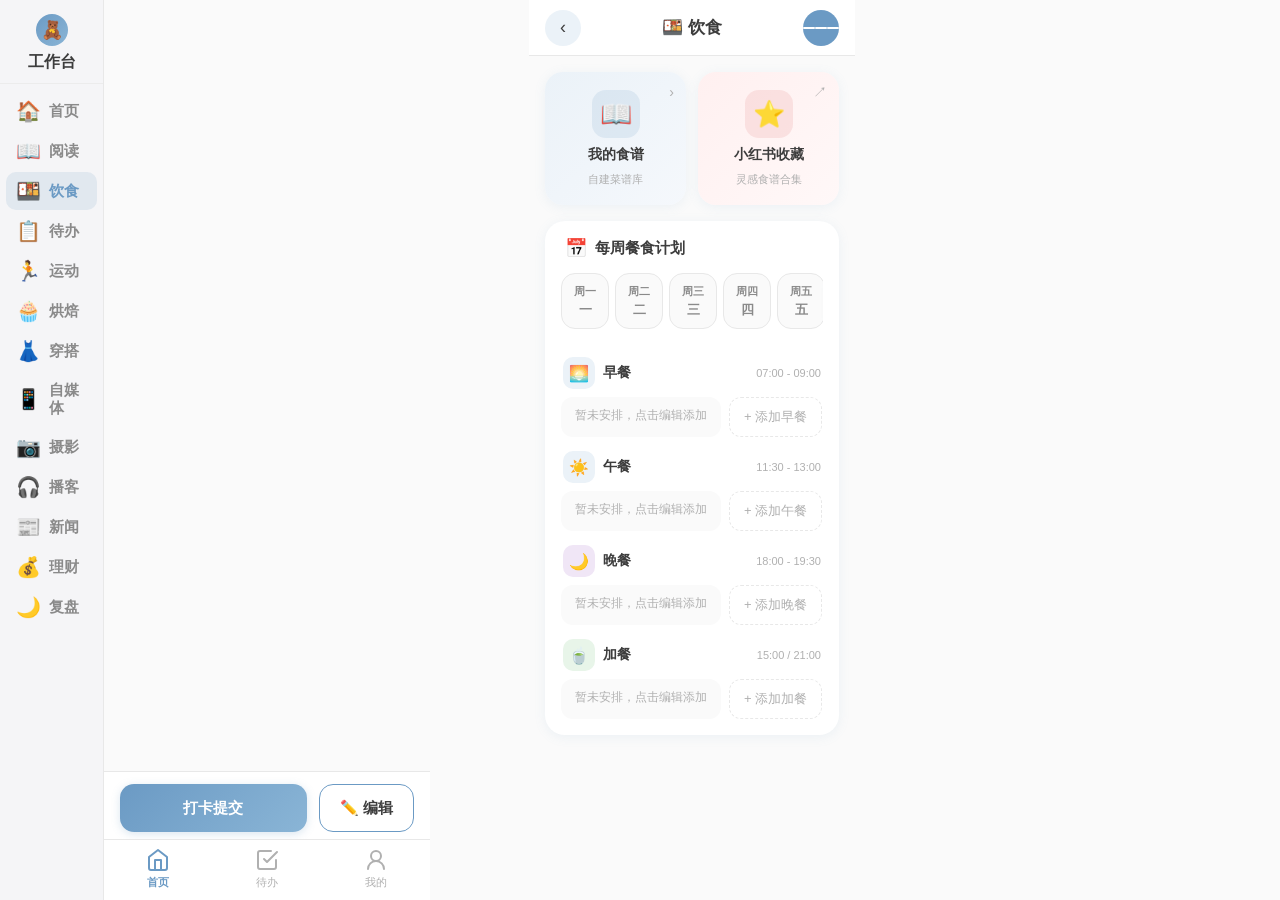
<file: detail-eating.html>
<!DOCTYPE html>
<html lang="zh-CN">
<head>
<meta charset="UTF-8">
<meta name="viewport" content="width=device-width, initial-scale=1.0, maximum-scale=1.0, user-scalable=no">
<title>🍱 饮食</title>
<style>
/* ============================================
   饮食页 - 蓝灰薄荷主色调
   ============================================ */
:root {
  --mint: #6B9AC4;
  --mint-light: #EBF2F8;
  --mint-lighter: #F5F8FC;
  --orange: #E8915A;
  --orange-light: #FFF3EC;
  --orange-lighter: #FFF8F3;
  --green: #27AE60;
  --green-light: #E8F5E9;
  --red: #D45555;
  --red-light: #FAEBEB;
  --choco: #3D3D3D;
  --choco-light: #8A8A8A;
  --choco-hint: #B0B0B0;
  --border: #E8E8E8;
  --white: #FFFFFF;
  --bg: #FAFAFA;
  --shadow: 0 2px 12px rgba(107, 154, 196, 0.10);
  --shadow-mint: 0 2px 12px rgba(107, 154, 196, 0.10);
  --shadow-float: 0 4px 20px rgba(107, 154, 196, 0.15);
}
*, *::before, *::after { margin: 0; padding: 0; box-sizing: border-box; }
body {
  font-family: -apple-system, BlinkMacSystemFont, 'PingFang SC', 'Noto Sans CJK SC', sans-serif;
  background: var(--bg);
  color: var(--choco);
  min-height: 100vh;
  max-width: 430px;
  margin: 0 auto;
  -webkit-font-smoothing: antialiased;
  padding-bottom: 140px;
  padding-left: 104px;
}

/* --- 顶部导航栏 --- */
.header {
  position: sticky; top: 0; z-index: 100;
  display: flex; align-items: center; justify-content: space-between;
  height: 56px; padding: 0 16px;
  background: var(--white);
  border-bottom: 1px solid var(--border);
}
.header-back {
  width: 36px; height: 36px; border: none; border-radius: 50%;
  background: var(--mint-light); display: flex; align-items: center; justify-content: center;
  text-decoration: none; color: var(--choco); font-size: 18px; flex-shrink: 0;
}
.header-back:active { transform: scale(0.92); }
.header-title { flex: 1; text-align: center; font-size: 17px; font-weight: 600; color: var(--choco); }
.header-drawer {
  width: 36px; height: 36px; border: none; border-radius: 50%;
  background: var(--mint); display: flex; align-items: center; justify-content: center;
  cursor: pointer; flex-shrink: 0;
}
.header-drawer:active { transform: scale(0.92); }
.header-drawer span { display: block; width: 14px; height: 2px; background: var(--white); border-radius: 1px; margin: 1.5px 0; }

/* --- 主体内容 --- */
.main { padding: 16px 16px 0; }

/* --- 通用标题 --- */
.section-title {
  font-size: 15px; font-weight: 600; color: var(--choco);
  margin-bottom: 12px; display: flex; align-items: center; gap: 8px;
  padding: 0 4px;
}
.section-title .emoji { font-size: 18px; }

/* ============================================
   第1块：双卡片 - 食谱 / 收藏夹
   ============================================ */
.dual-card-row {
  display: flex; gap: 12px;
  margin-bottom: 16px;
}
.dual-card {
  flex: 1;
  background: var(--white);
  border-radius: 18px;
  padding: 18px 14px;
  box-shadow: var(--shadow);
  cursor: pointer;
  transition: transform 0.15s;
  text-decoration: none;
  display: flex; flex-direction: column; align-items: center; gap: 8px;
  position: relative; overflow: hidden;
}
.dual-card:active { transform: scale(0.96); }
.dual-card.recipe {
  background: linear-gradient(135deg, #EBF2F8, #F5F8FC);
}
.dual-card.fav {
  background: linear-gradient(135deg, #FFF0F0, #FFF8F8);
}
.dual-card-icon {
  width: 48px; height: 48px; border-radius: 14px;
  display: flex; align-items: center; justify-content: center;
  font-size: 26px; flex-shrink: 0;
}
.dual-card.recipe .dual-card-icon { background: rgba(107, 154, 196, 0.15); }
.dual-card.fav .dual-card-icon { background: rgba(212, 85, 85, 0.12); }
.dual-card-title {
  font-size: 14px; font-weight: 700; color: var(--choco);
  text-align: center;
}
.dual-card-sub {
  font-size: 11px; color: var(--choco-hint);
  text-align: center;
}
.dual-card-arrow {
  position: absolute; top: 12px; right: 12px;
  font-size: 14px; color: var(--choco-hint);
}

/* ============================================
   第2块：周几选择器 + 每日菜单
   ============================================ */
.week-card {
  background: var(--white);
  border-radius: 20px;
  padding: 16px;
  margin-bottom: 14px;
  box-shadow: var(--shadow);
}

/* 周几按钮 */
.week-selector {
  display: flex; gap: 6px;
  overflow-x: auto;
  padding: 2px 0 14px;
  -webkit-overflow-scrolling: touch;
  scrollbar-width: none;
  margin-bottom: 14px;
}
.week-selector::-webkit-scrollbar { display: none; }
.week-btn {
  flex-shrink: 0;
  width: 48px; height: 56px;
  border-radius: 14px;
  border: 1.5px solid var(--border);
  background: var(--bg);
  font-size: 12px; font-weight: 600;
  color: var(--choco-light);
  cursor: pointer; transition: all 0.2s;
  font-family: inherit;
  display: flex; flex-direction: column; align-items: center; justify-content: center; gap: 2px;
}
.week-btn .week-day { font-size: 11px; }
.week-btn .week-date { font-size: 13px; font-weight: 700; }
.week-btn.active {
  background: linear-gradient(135deg, var(--mint), #8AB5D6);
  color: var(--white);
  border-color: var(--mint);
  box-shadow: 0 2px 10px rgba(107, 154, 196, 0.3);
}
.week-btn.today:not(.active) {
  border-color: var(--mint);
  color: var(--mint);
}
.week-btn:active { transform: scale(0.95); }

/* 餐次区块 */
.meal-section {
  margin-bottom: 14px;
}
.meal-section:last-child { margin-bottom: 0; }
.meal-header {
  display: flex; align-items: center; gap: 8px;
  margin-bottom: 8px; padding: 0 2px;
}
.meal-icon {
  width: 32px; height: 32px; border-radius: 10px;
  display: flex; align-items: center; justify-content: center;
  font-size: 16px; flex-shrink: 0;
}
.meal-breakfast .meal-icon { background: var(--mint-light); }
.meal-lunch .meal-icon { background: var(--mint-light); }
.meal-dinner .meal-icon { background: #F0E6F6; }
.meal-snack .meal-icon { background: var(--green-light); }
.meal-name {
  font-size: 14px; font-weight: 700; color: var(--choco);
}
.meal-time {
  font-size: 11px; color: var(--choco-hint);
  margin-left: auto;
}

/* 食物标签 */
.meal-tags {
  display: flex; flex-wrap: wrap; gap: 8px;
  min-height: 40px;
}
.food-tag {
  display: flex; align-items: center; gap: 4px;
  padding: 8px 14px;
  background: var(--mint-lighter);
  border-radius: 12px;
  font-size: 13px; font-weight: 500;
  color: var(--choco);
  border: 1px solid rgba(107, 154, 196, 0.15);
}
.meal-lunch .food-tag { background: var(--mint-light); border-color: rgba(107, 154, 196, 0.15); }
.meal-dinner .food-tag { background: #F8F0FC; border-color: rgba(150, 100, 180, 0.15); }
.meal-snack .food-tag { background: var(--green-light); border-color: rgba(39, 174, 96, 0.15); }

/* 添加食物按钮 */
.add-food-btn {
  display: flex; align-items: center; gap: 4px;
  padding: 8px 14px;
  border: 1.5px dashed var(--border);
  border-radius: 12px;
  background: transparent;
  font-size: 13px; color: var(--choco-hint);
  cursor: pointer; transition: all 0.2s;
  font-family: inherit;
}
.add-food-btn:active { border-color: var(--mint); color: var(--mint); }
.meal-lunch .add-food-btn:active { border-color: var(--mint); color: var(--mint); }
.meal-dinner .add-food-btn:active { border-color: #9670B4; color: #9670B4; }
.meal-snack .add-food-btn:active { border-color: var(--green); color: var(--green); }

/* 空状态 */
.meal-empty {
  padding: 10px 14px;
  font-size: 12px; color: var(--choco-hint);
  background: var(--bg);
  border-radius: 12px;
  text-align: center;
}

/* 食物标签删除 */
.food-tag .tag-remove {
  display: none;
  margin-left: 2px;
  font-size: 14px;
  color: var(--choco-hint);
  cursor: pointer;
}
.edit-mode .food-tag .tag-remove { display: inline; }
.food-tag .tag-remove:active { color: var(--red); }

/* ============================================
   第3块：我的食谱弹窗
   ============================================ */
.modal-overlay {
  position: fixed; top: 0; left: 0; right: 0; bottom: 0;
  background: rgba(0,0,0,0.4); z-index: 500;
  opacity: 0; visibility: hidden; transition: all 0.3s;
}
.modal-overlay.open { opacity: 1; visibility: visible; }
.modal {
  position: fixed; bottom: 0; left: 104px; right: 0;
  width: auto; max-width: calc(430px - 104px); margin: 0 auto;
  background: var(--white); border-radius: 24px 24px 0 0;
  padding: 24px 20px calc(24px + env(safe-area-inset-bottom, 20px));
  z-index: 501; transition: transform 0.35s cubic-bezier(0.32,0.72,0,1);
  transform: translateY(100%);
  max-height: 75vh; overflow-y: auto;
  -webkit-overflow-scrolling: touch;
}
.modal.open { transform: translateY(0); }
.modal-header {
  display: flex; align-items: center; justify-content: space-between;
  margin-bottom: 16px;
}
.modal-title { font-size: 17px; font-weight: 700; color: var(--choco); }
.modal-close {
  width: 30px; height: 30px; border: none; border-radius: 50%;
  background: var(--bg); color: var(--choco-light);
  font-size: 18px; cursor: pointer; line-height: 1;
}

/* 食谱列表 */
.recipe-list { display: flex; flex-direction: column; gap: 10px; margin-bottom: 16px; }
.recipe-item {
  display: flex; align-items: center; gap: 12px;
  padding: 14px;
  background: var(--mint-lighter);
  border-radius: 14px;
}
.recipe-emoji {
  width: 40px; height: 40px; border-radius: 10px;
  background: var(--mint-light);
  display: flex; align-items: center; justify-content: center;
  font-size: 22px; flex-shrink: 0;
}
.recipe-info { flex: 1; min-width: 0; }
.recipe-name { font-size: 14px; font-weight: 600; color: var(--choco); margin-bottom: 2px; }
.recipe-desc { font-size: 11px; color: var(--choco-hint); }
.recipe-item .tag-remove {
  width: 24px; height: 24px; border: none; border-radius: 50%;
  background: transparent; color: var(--choco-hint);
  font-size: 16px; cursor: pointer; flex-shrink: 0;
}
.recipe-item .tag-remove:active { color: var(--red); }

/* 添加食谱 */
.add-recipe-row {
  display: flex; gap: 8px;
}
.recipe-input {
  flex: 1; height: 44px;
  border: 1.5px solid var(--border); border-radius: 12px;
  padding: 0 14px; font-size: 14px; font-family: inherit;
  color: var(--choco); outline: none; transition: border 0.2s;
  background: var(--bg);
}
.recipe-input:focus { border-color: var(--mint); background: var(--white); }
.recipe-add-btn {
  width: 44px; height: 44px; border: none; border-radius: 12px;
  background: linear-gradient(135deg, var(--mint), #8AB5D6);
  color: var(--white); font-size: 20px; cursor: pointer;
  flex-shrink: 0; transition: transform 0.15s;
}
.recipe-add-btn:active { transform: scale(0.92); }

/* 食谱表单（添加/编辑） */
.recipe-form {
  display: none;
  padding: 14px;
  background: var(--mint-lighter);
  border-radius: 14px;
  margin-bottom: 12px;
}
.recipe-form.show { display: block; animation: fadeIn 0.3s ease; }
@keyframes fadeIn { from { opacity: 0; transform: translateY(-6px); } to { opacity: 1; transform: translateY(0); } }
.recipe-form-title {
  font-size: 14px; font-weight: 700; color: var(--choco);
  margin-bottom: 10px;
}
.recipe-textarea {
  width: 100%; min-height: 80px;
  border: 1.5px solid var(--border); border-radius: 12px;
  padding: 12px 14px; font-size: 13px; font-family: inherit;
  color: var(--choco); background: var(--white); resize: none;
  outline: none; line-height: 1.6; transition: border 0.2s;
  margin-top: 8px;
}
.recipe-textarea:focus { border-color: var(--mint); }
.recipe-textarea::placeholder { color: var(--choco-hint); }
.recipe-form-btns {
  display: flex; gap: 8px; margin-top: 10px;
}
.recipe-cancel-btn {
  flex: 1; height: 42px; border: 1.5px solid var(--border); border-radius: 12px;
  background: var(--white); color: var(--choco-light);
  font-size: 14px; font-weight: 600; cursor: pointer; font-family: inherit;
  transition: all 0.2s;
}
.recipe-cancel-btn:active { background: var(--bg); }
.recipe-save-btn {
  flex: 2; height: 42px; border: none; border-radius: 12px;
  background: linear-gradient(135deg, var(--mint), #8AB5D6);
  color: var(--white); font-size: 14px; font-weight: 600;
  cursor: pointer; font-family: inherit; transition: transform 0.15s;
}
.recipe-save-btn:active { transform: scale(0.97); }

/* 添加菜谱大按钮 */
.recipe-add-big-btn {
  width: 100%; height: 44px; border: 1.5px dashed var(--mint);
  border-radius: 12px; background: var(--mint-light);
  color: var(--mint); font-size: 14px; font-weight: 600;
  cursor: pointer; font-family: inherit; transition: all 0.2s;
}
.recipe-add-big-btn:active { background: var(--mint); color: var(--white); }
.recipe-add-big-btn.hide { display: none; }

/* 食谱项操作按钮 */
.recipe-item-actions {
  display: flex; gap: 6px; flex-shrink: 0;
}
.recipe-edit-btn {
  width: 28px; height: 28px; border: none; border-radius: 8px;
  background: var(--mint-light); color: var(--mint);
  font-size: 13px; cursor: pointer; transition: all 0.2s;
}
.recipe-edit-btn:active { transform: scale(0.9); }
.recipe-item .tag-remove {
  width: 28px; height: 28px; border-radius: 8px;
  background: var(--red-light); color: var(--red);
}

/* 食谱详情展示 */
.recipe-detail-text {
  font-size: 11px; color: var(--choco-light);
  line-height: 1.5; margin-top: 3px;
  display: -webkit-box; -webkit-line-clamp: 2; -webkit-box-orient: vertical;
  overflow: hidden;
}
.recipe-detail-full {
  font-size: 12px; color: var(--choco-light);
  line-height: 1.7; white-space: pre-wrap;
  padding: 10px 12px; background: var(--bg);
  border-radius: 10px; margin-top: 6px;
}

/* 添加食物弹窗 */
.food-input-wrap {
  display: flex; gap: 8px; margin-bottom: 14px;
}
.food-input-large { height: 48px; font-size: 15px; }
.food-quick-tags {
  display: flex; flex-wrap: wrap; gap: 8px;
}
.food-quick-tag {
  padding: 7px 14px; border-radius: 10px;
  background: var(--mint-lighter); border: 1px solid rgba(107,154,196,0.12);
  font-size: 12px; color: var(--choco); cursor: pointer;
  transition: all 0.15s; font-family: inherit;
}
.food-quick-tag:active { background: var(--mint); color: var(--white); }

/* ============================================
   添加食物弹窗
   ============================================ */
.add-food-modal {
  padding: 20px 20px calc(20px + env(safe-area-inset-bottom, 20px));
}
.add-food-modal { padding-bottom: calc(20px + env(safe-area-inset-bottom, 20px)); }

/* --- 底部操作栏 --- */
.footer {
  position: fixed; bottom: 56px; left: 104px; right: 0; width: auto; max-width: calc(430px - 104px);
  display: flex; gap: 12px;
  padding: 12px 16px;
  padding-bottom: max(12px, env(safe-area-inset-bottom));
  background: rgba(255, 255, 255, 0.95);
  backdrop-filter: blur(12px);
  border-top: 1px solid var(--border);
  z-index: 50;
}
.btn-primary {
  flex: 2; height: 48px; border: none; border-radius: 14px;
  background: linear-gradient(135deg, var(--mint), #8AB5D6); color: var(--white);
  font-size: 15px; font-weight: 600; cursor: pointer;
  display: flex; align-items: center; justify-content: center; gap: 6px;
  transition: transform 0.15s; font-family: inherit;
  box-shadow: 0 2px 8px rgba(107, 154, 196, 0.25);
}
.btn-primary:active { transform: scale(0.97); }
.btn-primary.checked { background: var(--mint-light); color: var(--choco); border: 1.5px solid var(--mint); }
.btn-secondary {
  flex: 1; height: 48px; border: 1.5px solid var(--mint); border-radius: 14px;
  background: var(--white); color: var(--choco);
  font-size: 15px; font-weight: 600; cursor: pointer;
  display: flex; align-items: center; justify-content: center; gap: 6px;
  transition: all 0.2s; font-family: inherit;
}
.btn-secondary:active { background: var(--mint-light); transform: scale(0.97); }

/* --- Toast --- */
.toast {
  position: fixed; top: 50%; left: 50%;
  transform: translate(-50%, -50%) scale(0.8);
  background: rgba(61, 61, 61, 0.92); color: #fff;
  padding: 14px 22px; border-radius: 14px;
  font-size: 13px; font-weight: 500;
  z-index: 999; opacity: 0; visibility: hidden;
  transition: all 0.3s cubic-bezier(0.34, 1.56, 0.64, 1);
  white-space: nowrap;
}
.toast.show { opacity: 1; visibility: visible; transform: translate(-50%, -50%) scale(1); }

/* ===== 底部导航栏 ===== */
.bottom-nav { position: fixed; bottom: 0; left: 104px; right: 0; width: auto; max-width: calc(430px - 104px); display: flex; background: rgba(255,255,255,0.95); backdrop-filter: blur(16px); -webkit-backdrop-filter: blur(16px); border-top: 1px solid #E8E8E8; z-index: 200; padding-bottom: env(safe-area-inset-bottom, 0); }
.nav-tab { flex: 1; display: flex; flex-direction: column; align-items: center; justify-content: center; gap: 3px; padding: 8px 0 10px; cursor: pointer; background: none; border: none; transition: all 0.2s; font-family: inherit; }
.nav-tab:active { transform: scale(0.92); }
.nav-tab svg { width: 24px; height: 24px; color: #B0B0B0; transition: color 0.2s; }
.nav-tab .nav-tab-label { font-size: 11px; color: #B0B0B0; font-weight: 500; transition: color 0.2s; }
.nav-tab.active svg { color: var(--mint); }
.nav-tab.active .nav-tab-label { color: var(--mint); font-weight: 600; }

/* ===== 左侧固定侧边栏 ===== */
.sidebar { position: fixed; top: 0; left: 0; width: 104px; height: 100vh; background: #F5F5F7; z-index: 250; display: flex; flex-direction: column; border-right: 1px solid #E8E8E8; }
.sidebar-header { padding: 14px 10px 10px; border-bottom: 1px solid #ECECEC; flex-shrink: 0; }
.sidebar-avatar { width: 32px; height: 32px; border-radius: 50%; background: linear-gradient(135deg, #6B9AC4 0%, #8AB5D6 100%); margin: 0 auto 6px; display: flex; align-items: center; justify-content: center; font-size: 18px; }
.sidebar-name { font-size: 16px; font-weight: 700; color: #3D3D3D; line-height: 1.3; text-align: center; }
.sidebar-menu { flex: 1; overflow-y: auto; padding: 6px 0; -webkit-overflow-scrolling: touch; }
.sidebar-menu::-webkit-scrollbar { display: none; }
.sidebar-item { display: flex; flex-direction: row; align-items: center; gap: 8px; padding: 9px 10px; cursor: pointer; text-decoration: none; color: #8A8A8A; transition: all 0.2s; margin: 2px 6px; border-radius: 10px; }
.sidebar-item:active { transform: scale(0.95); }
.sidebar-item .sb-icon { font-size: 20px; line-height: 1; flex-shrink: 0; }
.sidebar-item .sb-label { font-size: 15px; font-weight: 600; line-height: 1.2; }
.sidebar-item.active { background: rgba(107, 154, 196, 0.15); color: #6B9AC4; }
.sidebar-item.active .sb-label { font-weight: 700; }
</style>
<meta name="theme-color" content="#6B9AC4">
<meta name="apple-mobile-web-app-capable" content="yes">
<meta name="apple-mobile-web-app-status-bar-style" content="default">
<link rel="apple-touch-icon" href="icons/apple-touch-icon.png">
<link rel="manifest" href="manifest.json">
<link rel="icon" type="image/png" href="icons/favicon-32.png">
</head>
<body>

<!-- ===== 左侧固定侧边栏 ===== -->
<div class="sidebar">
  <div class="sidebar-header">
    <div class="sidebar-avatar">🧸</div>
    <div class="sidebar-name">工作台</div>
  </div>
  <div class="sidebar-menu">
    <a class="sidebar-item" href="index.html"><span class="sb-icon">🏠</span><span class="sb-label">首页</span></a>
    <a class="sidebar-item" href="detail-reading.html"><span class="sb-icon">📖</span><span class="sb-label">阅读</span></a>
    <a class="sidebar-item active" href="detail-eating.html"><span class="sb-icon">🍱</span><span class="sb-label">饮食</span></a>
    <a class="sidebar-item" href="detail-weight.html"><span class="sb-icon">📋</span><span class="sb-label">待办</span></a>
    <a class="sidebar-item" href="detail-exercise.html"><span class="sb-icon">🏃</span><span class="sb-label">运动</span></a>
    <a class="sidebar-item" href="detail-baking.html"><span class="sb-icon">🧁</span><span class="sb-label">烘焙</span></a>
    <a class="sidebar-item" href="detail-fashion.html"><span class="sb-icon">👗</span><span class="sb-label">穿搭</span></a>
    <a class="sidebar-item" href="detail-media.html"><span class="sb-icon">📱</span><span class="sb-label">自媒体</span></a>
    <a class="sidebar-item" href="detail-photo.html"><span class="sb-icon">📷</span><span class="sb-label">摄影</span></a>
    <a class="sidebar-item" href="detail-podcast.html"><span class="sb-icon">🎧</span><span class="sb-label">播客</span></a>
    <a class="sidebar-item" href="detail-news.html"><span class="sb-icon">📰</span><span class="sb-label">新闻</span></a>
    <a class="sidebar-item" href="detail-finance.html"><span class="sb-icon">💰</span><span class="sb-label">理财</span></a>
    <a class="sidebar-item" href="detail-review.html"><span class="sb-icon">🌙</span><span class="sb-label">复盘</span></a>
  </div>
</div>

<!-- ===== 顶部导航栏 ===== -->
<div class="header">
  <a class="header-back" href="index.html">‹</a>
  <div class="header-title">🍱 饮食</div>
  <div class="header-drawer"><span></span><span></span><span></span></div>
</div>

<!-- ===== 主体内容 ===== -->
<div class="main">

  <!-- 第1块：食谱卡片 + 收藏夹卡片 -->
  <div class="dual-card-row">
    <div class="dual-card recipe" id="recipeCard">
      <div class="dual-card-arrow">›</div>
      <div class="dual-card-icon">📖</div>
      <div class="dual-card-title">我的食谱</div>
      <div class="dual-card-sub">自建菜谱库</div>
    </div>
    <a class="dual-card fav" id="favCard" href="https://www.xiaohongshu.com/user/profile/collection" target="_blank">
      <div class="dual-card-arrow">↗</div>
      <div class="dual-card-icon">⭐</div>
      <div class="dual-card-title">小红书收藏</div>
      <div class="dual-card-sub">灵感食谱合集</div>
    </a>
  </div>

  <!-- 第2块：周几选择 + 每日菜单 -->
  <div class="week-card">
    <div class="section-title"><span class="emoji">📅</span>每周餐食计划</div>

    <!-- 周一到周日按钮 -->
    <div class="week-selector" id="weekSelector"></div>

    <!-- 餐次内容 -->
    <div id="mealContainer"></div>
  </div>

</div>

<!-- 底部操作栏 -->
<div class="footer">
  <button class="btn-primary" id="checkinBtn">打卡提交</button>
  <button class="btn-secondary" id="editBtn">✏️ 编辑</button>
</div>

<!-- ===== 我的食谱弹窗 ===== -->
<div class="modal-overlay" id="recipeOverlay"></div>
<div class="modal" id="recipeModal">
  <div class="modal-header">
    <div class="modal-title">📖 我的食谱</div>
    <button class="modal-close" id="recipeClose">✕</button>
  </div>
  <div class="recipe-list" id="recipeList"></div>
  <!-- 添加/编辑食谱表单 -->
  <div class="recipe-form" id="recipeForm">
    <div class="recipe-form-title" id="recipeFormTitle">添加新菜谱</div>
    <input class="recipe-input" id="recipeInput" placeholder="菜谱名称" maxlength="30">
    <textarea class="recipe-textarea" id="recipeDetail" placeholder="详细做法（食材、步骤等）" maxlength="500"></textarea>
    <div class="recipe-form-btns">
      <button class="recipe-cancel-btn" id="recipeCancelBtn">取消</button>
      <button class="recipe-save-btn" id="recipeSaveBtn">保存</button>
    </div>
  </div>
  <button class="recipe-add-big-btn" id="recipeAddBtn">+ 添加菜谱</button>
</div>

<!-- ===== 添加食物弹窗（直接输入） ===== -->
<div class="modal-overlay" id="foodOverlay"></div>
<div class="modal add-food-modal" id="foodModal">
  <div class="modal-header">
    <div class="modal-title" id="foodModalTitle">添加食物</div>
    <button class="modal-close" id="foodClose">✕</button>
  </div>
  <div class="food-input-wrap">
    <input class="recipe-input food-input-large" id="foodInput" placeholder="输入食物名称，如：燕麦碗" maxlength="20">
    <button class="recipe-add-btn" id="foodAddBtn">+</button>
  </div>
  <div class="food-quick-tags" id="foodQuickTags"></div>
</div>

<script>
/* ============================================
   数据层 - localStorage 持久化
   ============================================ */

/* 我的食谱库 */
function getRecipes() {
  try { return JSON.parse(localStorage.getItem('my_recipes') || '[]'); }
  catch(e) { return []; }
}
function saveRecipes(arr) {
  localStorage.setItem('my_recipes', JSON.stringify(arr));
}

/* 每周餐食计划: { 'mon': { breakfast: [''], lunch: [''], dinner: [''], snack: [''] } } */
function getMealPlan() {
  try { return JSON.parse(localStorage.getItem('meal_plan') || '{}'); }
  catch(e) { return {}; }
}
function saveMealPlan(obj) {
  localStorage.setItem('meal_plan', JSON.stringify(obj));
}

/* 默认食谱数据 */
var defaultRecipes = [
  { emoji: '🥗', name: '牛油果鸡蛋沙拉', detail: '食材：牛油果1个、水煮蛋2个、圣女果、生菜\n做法：牛油果切块，鸡蛋切片，淋上橄榄油+黑胡椒+柠檬汁' },
  { emoji: '🍲', name: '番茄牛腩煲', detail: '食材：牛腩500g、番茄3个、土豆、洋葱\n做法：牛腩焯水，番茄炒出汁，加水炖煮1.5小时' },
  { emoji: '🍜', name: '日式豚骨拉面', detail: '食材：拉面、叉烧、溏心蛋、葱花、海苔\n做法：豚骨汤底煮8小时，面条煮2分钟，摆盘浇汤' },
  { emoji: '🍣', name: '三文鱼寿司', detail: '食材：寿司米、三文鱼刺身、海苔、芥末\n做法：米饭加寿司醋拌匀，捏饭团铺上鱼片' },
  { emoji: '🥘', name: '韩式部队锅', detail: '食材：泡菜、午餐肉、年糕、芝士、拉面\n做法：泡菜炒出香味加水煮沸，放入食材煮至熟透' },
  { emoji: '🍝', name: '奶油蘑菇意面', detail: '食材：意面、口蘑、培根、淡奶油、帕尔马干酪\n做法：意面煮至al dente，蘑菇培根煎香，加奶油收汁拌面' },
  { emoji: '🥞', name: '松饼早餐', detail: '食材：低筋面粉、鸡蛋、牛奶、黄油、蜂蜜\n做法：面糊拌匀静置20分钟，小火煎至两面金黄' },
  { emoji: '🧇', name: '华夫饼', detail: '食材：面粉、鸡蛋、牛奶、黄油、泡打粉\n做法：面糊倒入华夫饼机烤3-4分钟，搭配水果和糖浆' },
  { emoji: '🍳', name: '番茄炒蛋', detail: '食材：番茄2个、鸡蛋3个、葱花、糖\n做法：鸡蛋炒散盛出，番茄炒出汁后混合，加糖调味' },
  { emoji: '🥩', name: '黑椒牛排', detail: '食材：牛排、黑胡椒、黄油、蒜、迷迭香\n做法：牛排室温回温30分钟，大火煎每面2分钟，静置5分钟' },
  { emoji: '🍗', name: '香煎鸡腿排', detail: '食材：去骨鸡腿、盐、黑胡椒、蒜粉\n做法：鸡皮朝下中火煎6分钟，翻面煎4分钟至金黄' },
  { emoji: '🥟', name: '手工水饺', detail: '食材：饺子皮、猪肉馅、白菜、葱姜水\n做法：馅料调好包制，水开下饺子煮3开即可' },
  { emoji: '🥣', name: '皮蛋瘦肉粥', detail: '食材：大米、皮蛋2个、瘦肉丝、姜丝、葱花\n做法：大米煮粥1小时，加入皮蛋肉丝煮15分钟调味' },
  { emoji: '🥤', name: '香蕉牛奶昔', detail: '食材：香蕉1根、牛奶200ml、蜂蜜\n做法：全部放入搅拌机打30秒即可' },
  { emoji: '🍵', name: '红豆抹茶', detail: '食材：抹茶粉、牛奶、蜜红豆、糖浆\n做法：抹茶用60度水化开，加入热牛奶，顶部放红豆' }
];

/* 食物emoji映射 */
var foodEmojiMap = {
  '沙拉': '🥗', '汤': '🍲', '面': '🍜', '寿司': '🍣', '锅': '🥘',
  '意面': '🍝', '饼': '🥞', '蛋': '🍳', '牛排': '🥩', '鸡': '🍗',
  '饺': '🥟', '粥': '🥣', '奶': '🥛', '茶': '🍵', '咖啡': '☕',
  '面包': '🍞', '三明治': '🥪', '饭': '🍚', '水果': '🍎', '酸奶': '🥛'
};
function getFoodEmoji(name) {
  for(var key in foodEmojiMap) {
    if(name.indexOf(key) !== -1) return foodEmojiMap[key];
  }
  return '🍽️';
}

/* 初始化默认食谱 */
if(getRecipes().length === 0) {
  saveRecipes(defaultRecipes);
}

/* ============================================
   周几选择器
   ============================================ */
var weekDays = [
  { key: 'sun', label: '日', full: '周日' },
  { key: 'mon', label: '一', full: '周一' },
  { key: 'tue', label: '二', full: '周二' },
  { key: 'wed', label: '三', full: '周三' },
  { key: 'thu', label: '四', full: '周四' },
  { key: 'fri', label: '五', full: '周五' },
  { key: 'sat', label: '六', full: '周六' }
];

var todayWeekKey = weekDays[new Date().getDay()].key;
var currentWeekKey = todayWeekKey;
var isEditMode = false;

function renderWeekSelector() {
  var container = document.getElementById('weekSelector');
  container.innerHTML = '';
  /* 按周一到周日排序 */
  var ordered = ['mon','tue','wed','thu','fri','sat','sun'];
  ordered.forEach(function(key) {
    var day = weekDays.find(function(d) { return d.key === key; });
    var btn = document.createElement('button');
    btn.className = 'week-btn' + (key === currentWeekKey ? ' active' : '') + (key === todayWeekKey ? ' today' : '');
    btn.innerHTML = '<span class="week-day">周' + day.label + '</span><span class="week-date">' + (key === todayWeekKey ? '今' : day.label) + '</span>';
    btn.addEventListener('click', function() {
      currentWeekKey = key;
      renderWeekSelector();
      renderMeals();
    });
    container.appendChild(btn);
  });
}

/* ============================================
   餐次渲染
   ============================================ */
var mealConfig = [
  { key: 'breakfast', name: '早餐', icon: '🌅', time: '07:00 - 09:00', cls: 'meal-breakfast' },
  { key: 'lunch', name: '午餐', icon: '☀️', time: '11:30 - 13:00', cls: 'meal-lunch' },
  { key: 'dinner', name: '晚餐', icon: '🌙', time: '18:00 - 19:30', cls: 'meal-dinner' },
  { key: 'snack', name: '加餐', icon: '🍵', time: '15:00 / 21:00', cls: 'meal-snack' }
];

function renderMeals() {
  var container = document.getElementById('mealContainer');
  var plan = getMealPlan();
  var dayPlan = plan[currentWeekKey] || {};

  container.innerHTML = '';
  mealConfig.forEach(function(meal) {
    var foods = dayPlan[meal.key] || [];

    var section = document.createElement('div');
    section.className = 'meal-section ' + meal.cls;
    if(isEditMode) section.classList.add('edit-mode');

    var header = document.createElement('div');
    header.className = 'meal-header';
    header.innerHTML = '<div class="meal-icon">' + meal.icon + '</div>' +
      '<div class="meal-name">' + meal.name + '</div>' +
      '<div class="meal-time">' + meal.time + '</div>';
    section.appendChild(header);

    var tagsDiv = document.createElement('div');
    tagsDiv.className = 'meal-tags';

    if(foods.length === 0 && !isEditMode) {
      var empty = document.createElement('div');
      empty.className = 'meal-empty';
      empty.textContent = '暂未安排，点击编辑添加';
      tagsDiv.appendChild(empty);
    } else {
      foods.forEach(function(food, idx) {
        var tag = document.createElement('div');
        tag.className = 'food-tag';
        var emoji = getFoodEmoji(food);
        tag.innerHTML = '<span>' + emoji + ' ' + food + '</span>' +
          '<span class="tag-remove" data-meal="' + meal.key + '" data-idx="' + idx + '">✕</span>';
        tagsDiv.appendChild(tag);
      });
    }

    /* 添加按钮 */
    var addBtn = document.createElement('button');
    addBtn.className = 'add-food-btn';
    addBtn.innerHTML = '+ 添加' + meal.name;
    addBtn.setAttribute('data-meal', meal.key);
    addBtn.setAttribute('data-meal-name', meal.name);
    tagsDiv.appendChild(addBtn);

    section.appendChild(tagsDiv);
    container.appendChild(section);
  });
}

/* ============================================
   删除食物标签
   ============================================ */
document.getElementById('mealContainer').addEventListener('click', function(e) {
  var remove = e.target.closest('.tag-remove');
  if(remove) {
    e.stopPropagation();
    var mealKey = remove.getAttribute('data-meal');
    var idx = parseInt(remove.getAttribute('data-idx'));
    var plan = getMealPlan();
    if(!plan[currentWeekKey]) plan[currentWeekKey] = {};
    if(!plan[currentWeekKey][mealKey]) plan[currentWeekKey][mealKey] = [];
    plan[currentWeekKey][mealKey].splice(idx, 1);
    saveMealPlan(plan);
    renderMeals();
    showToast('已删除');
    return;
  }

  var addBtn = e.target.closest('.add-food-btn');
  if(addBtn) {
    var mealKey = addBtn.getAttribute('data-meal');
    var mealName = addBtn.getAttribute('data-meal-name');
    openFoodModal(mealKey, mealName);
  }
});

/* ============================================
   我的食谱弹窗（支持编辑）
   ============================================ */
var editingRecipeIdx = -1; /* -1 = 新增模式 */

function openRecipeModal() {
  renderRecipeList();
  hideRecipeForm();
  document.getElementById('recipeOverlay').classList.add('open');
  document.getElementById('recipeModal').classList.add('open');
}
function closeRecipeModal() {
  document.getElementById('recipeOverlay').classList.remove('open');
  document.getElementById('recipeModal').classList.remove('open');
  hideRecipeForm();
}

function renderRecipeList() {
  var list = document.getElementById('recipeList');
  var recipes = getRecipes();
  list.innerHTML = '';
  if(recipes.length === 0) {
    list.innerHTML = '<div style="text-align:center;padding:20px;color:#B0B0B0;font-size:13px;">还没有菜谱，点击下方添加</div>';
    return;
  }
  recipes.forEach(function(r, idx) {
    var item = document.createElement('div');
    item.className = 'recipe-item';
    item.style.flexDirection = 'column';
    item.style.alignItems = 'stretch';

    var topRow = document.createElement('div');
    topRow.style.cssText = 'display:flex;align-items:center;gap:12px;width:100%;';

    var detailHtml = r.detail ? '<div class="recipe-detail-text">' + escapeHtml(r.detail) + '</div>' : '';

    topRow.innerHTML = '<div class="recipe-emoji">' + (r.emoji || '🍽️') + '</div>' +
      '<div class="recipe-info"><div class="recipe-name">' + escapeHtml(r.name) + '</div>' + detailHtml + '</div>' +
      '<div class="recipe-item-actions">' +
        '<button class="recipe-edit-btn" data-idx="' + idx + '">✎</button>' +
        '<button class="tag-remove" data-idx="' + idx + '">✕</button>' +
      '</div>';

    item.appendChild(topRow);
    list.appendChild(item);
  });
}

/* HTML转义 */
function escapeHtml(text) {
  if(!text) return '';
  var div = document.createElement('div');
  div.textContent = text;
  return div.innerHTML;
}

/* 显示食谱表单 */
function showRecipeForm(idx) {
  editingRecipeIdx = idx;
  var form = document.getElementById('recipeForm');
  var title = document.getElementById('recipeFormTitle');
  var nameInput = document.getElementById('recipeInput');
  var detailInput = document.getElementById('recipeDetail');
  var addBtn = document.getElementById('recipeAddBtn');

  if(idx >= 0) {
    /* 编辑模式 */
    var recipes = getRecipes();
    var r = recipes[idx];
    title.textContent = '编辑菜谱';
    nameInput.value = r.name || '';
    detailInput.value = r.detail || '';
  } else {
    /* 新增模式 */
    title.textContent = '添加新菜谱';
    nameInput.value = '';
    detailInput.value = '';
  }

  form.classList.add('show');
  addBtn.classList.add('hide');
  nameInput.focus();
}

function hideRecipeForm() {
  editingRecipeIdx = -1;
  document.getElementById('recipeForm').classList.remove('show');
  document.getElementById('recipeAddBtn').classList.remove('hide');
}

/* 保存食谱（新增或编辑） */
function saveRecipe() {
  var name = document.getElementById('recipeInput').value.trim();
  var detail = document.getElementById('recipeDetail').value.trim();
  if(!name) {
    showToast('请输入菜谱名称');
    return;
  }

  var recipes = getRecipes();

  if(editingRecipeIdx >= 0) {
    /* 编辑模式 */
    recipes[editingRecipeIdx].name = name;
    recipes[editingRecipeIdx].detail = detail;
    recipes[editingRecipeIdx].emoji = getFoodEmoji(name);
  } else {
    /* 新增模式 */
    recipes.push({ emoji: getFoodEmoji(name), name: name, detail: detail });
  }

  saveRecipes(recipes);
  var wasEditing = editingRecipeIdx >= 0;
  hideRecipeForm();
  renderRecipeList();
  showToast(wasEditing ? '菜谱已更新' : '菜谱已添加 🍽️');
}

document.getElementById('recipeCard').addEventListener('click', openRecipeModal);
document.getElementById('recipeClose').addEventListener('click', closeRecipeModal);
document.getElementById('recipeOverlay').addEventListener('click', closeRecipeModal);

/* 食谱列表点击：编辑/删除 */
document.getElementById('recipeList').addEventListener('click', function(e) {
  var editBtn = e.target.closest('.recipe-edit-btn');
  if(editBtn) {
    var idx = parseInt(editBtn.getAttribute('data-idx'));
    showRecipeForm(idx);
    return;
  }
  var delBtn = e.target.closest('.tag-remove');
  if(delBtn) {
    var idx2 = parseInt(delBtn.getAttribute('data-idx'));
    var recipes = getRecipes();
    recipes.splice(idx2, 1);
    saveRecipes(recipes);
    renderRecipeList();
    showToast('已删除菜谱');
  }
});

/* 添加菜谱按钮 */
document.getElementById('recipeAddBtn').addEventListener('click', function() {
  showRecipeForm(-1);
});

/* 保存/取消按钮 */
document.getElementById('recipeSaveBtn').addEventListener('click', saveRecipe);
document.getElementById('recipeCancelBtn').addEventListener('click', hideRecipeForm);

/* Enter键在菜谱名输入框时聚焦到详情 */
document.getElementById('recipeInput').addEventListener('keydown', function(e) {
  if(e.key === 'Enter') {
    e.preventDefault();
    document.getElementById('recipeDetail').focus();
  }
});

/* ============================================
   添加食物弹窗（直接输入 + 快捷标签）
   ============================================ */
var currentMealKey = '';
function openFoodModal(mealKey, mealName) {
  currentMealKey = mealKey;
  document.getElementById('foodModalTitle').textContent = '添加' + mealName;
  document.getElementById('foodInput').value = '';
  renderQuickTags();
  document.getElementById('foodOverlay').classList.add('open');
  document.getElementById('foodModal').classList.add('open');
  setTimeout(function() { document.getElementById('foodInput').focus(); }, 350);
}
function closeFoodModal() {
  document.getElementById('foodOverlay').classList.remove('open');
  document.getElementById('foodModal').classList.remove('open');
}

/* 快捷标签 - 常见食物 */
var quickFoods = ['燕麦碗', '鸡蛋', '牛奶', '面包', '米饭', '面条', '沙拉', '水果', '酸奶', '坚果', '三明治', '汤', '咖啡', '茶', '牛排', '鸡胸肉', '寿司', '水饺', '粥', '香蕉'];
function renderQuickTags() {
  var container = document.getElementById('foodQuickTags');
  container.innerHTML = '';
  quickFoods.forEach(function(food) {
    var tag = document.createElement('button');
    tag.className = 'food-quick-tag';
    tag.textContent = getFoodEmoji(food) + ' ' + food;
    tag.addEventListener('click', function() {
      addFoodToMeal(food);
    });
    container.appendChild(tag);
  });
}

document.getElementById('foodClose').addEventListener('click', closeFoodModal);
document.getElementById('foodOverlay').addEventListener('click', closeFoodModal);

/* 直接输入添加 */
document.getElementById('foodAddBtn').addEventListener('click', function() {
  var input = document.getElementById('foodInput');
  var name = input.value.trim();
  if(!name) return;
  addFoodToMeal(name);
});
document.getElementById('foodInput').addEventListener('keydown', function(e) {
  if(e.key === 'Enter') {
    var name = e.target.value.trim();
    if(name) addFoodToMeal(name);
  }
});

function addFoodToMeal(name) {
  var plan = getMealPlan();
  if(!plan[currentWeekKey]) plan[currentWeekKey] = {};
  if(!plan[currentWeekKey][currentMealKey]) plan[currentWeekKey][currentMealKey] = [];
  if(plan[currentWeekKey][currentMealKey].indexOf(name) !== -1) {
    showToast('已添加过该食物');
    return;
  }
  plan[currentWeekKey][currentMealKey].push(name);
  saveMealPlan(plan);
  closeFoodModal();
  renderMeals();
  showToast('已添加 ' + name);
}

/* ============================================
   编辑模式切换
   ============================================ */
document.getElementById('editBtn').addEventListener('click', function() {
  isEditMode = !isEditMode;
  this.textContent = isEditMode ? '✓ 完成' : '✏️ 编辑';
  renderMeals();
  if(isEditMode) showToast('编辑模式：点✕删除食物');
});

/* ============================================
   打卡逻辑
   ============================================ */
function getTodayKey(){var n=new Date();return n.getFullYear()+'-'+String(n.getMonth()+1).padStart(2,'0')+'-'+String(n.getDate()).padStart(2,'0')}
function getCheckinRecords(){try{var d=JSON.parse(localStorage.getItem('checkin_records')||'{}');return d[getTodayKey()]||[]}catch(e){return[]}}
function isChecked(id){return getCheckinRecords().indexOf(id)!==-1}
function submitCheckin(id){var d=JSON.parse(localStorage.getItem('checkin_records')||'{}');var t=getTodayKey();if(!d[t])d[t]=[];if(d[t].indexOf(id)===-1){d[t].push(id);localStorage.setItem('checkin_records',JSON.stringify(d))}updateCheckinButton(true);showToast('打卡成功 🍱')}
function updateCheckinButton(checked){var b=document.getElementById('checkinBtn');if(!b)return;if(checked){b.classList.add('checked');b.textContent='✓ 已完成打卡'}else{b.classList.remove('checked');b.textContent='打卡提交'}}

/* Toast */
function showToast(msg){var e=document.getElementById('appToast');if(e)e.remove();var t=document.createElement('div');t.className='toast';t.id='appToast';t.textContent=msg;document.body.appendChild(t);requestAnimationFrame(function(){t.classList.add('show')});setTimeout(function(){t.classList.remove('show');setTimeout(function(){t.remove()},300)},1500)}

/* ============================================
   初始化
   ============================================ */
document.addEventListener('DOMContentLoaded', function() {
  renderWeekSelector();
  renderMeals();
  updateCheckinButton(isChecked(2));

  var checkinBtn = document.getElementById('checkinBtn');
  if(checkinBtn) checkinBtn.addEventListener('click', function(e) {
    e.preventDefault(); e.stopPropagation();
    if(!isChecked(2)) { submitCheckin(2); }
    else { showToast('今日已打卡 🍱'); }
  });
});
</script>

<!-- Service Worker 注册 -->
<script>
if ('serviceWorker' in navigator) {
  window.addEventListener('load', function() {
    navigator.serviceWorker.register('./sw.js').catch(function(){});
  });
}
</script>

<!-- ===== 底部导航栏 ===== -->
<div class="bottom-nav">
  <button class="nav-tab active" id="navHome" type="button">
    <svg viewBox="0 0 24 24" fill="none" stroke="currentColor" stroke-width="2" stroke-linecap="round" stroke-linejoin="round"><path d="M3 9l9-7 9 7v11a2 2 0 01-2 2H5a2 2 0 01-2-2z"/><polyline points="9 22 9 12 15 12 15 22"/></svg>
    <span class="nav-tab-label">首页</span>
  </button>
  <button class="nav-tab" id="navTodo" type="button">
    <svg viewBox="0 0 24 24" fill="none" stroke="currentColor" stroke-width="2" stroke-linecap="round" stroke-linejoin="round"><path d="M9 11l3 3L22 4"/><path d="M21 12v7a2 2 0 01-2 2H5a2 2 0 01-2-2V5a2 2 0 012-2h11"/></svg>
    <span class="nav-tab-label">待办</span>
  </button>
  <button class="nav-tab" id="navMine" type="button">
    <svg viewBox="0 0 24 24" fill="none" stroke="currentColor" stroke-width="2" stroke-linecap="round" stroke-linejoin="round"><circle cx="12" cy="8" r="5"/><path d="M20 21a8 8 0 10-16 0"/></svg>
    <span class="nav-tab-label">我的</span>
  </button>
</div>
<script>
document.addEventListener('DOMContentLoaded',function(){
  var h=document.getElementById('navHome'),t=document.getElementById('navTodo'),m=document.getElementById('navMine');
  if(h)h.addEventListener('click',function(e){e.preventDefault();e.stopPropagation();window.location.href='index.html'});
  if(t)t.addEventListener('click',function(e){e.preventDefault();e.stopPropagation();window.location.href='index.html#todo'});
  if(m)m.addEventListener('click',function(e){e.preventDefault();e.stopPropagation();window.location.href='index.html#mine'});
});
</script>

</body>
</html>
</file>
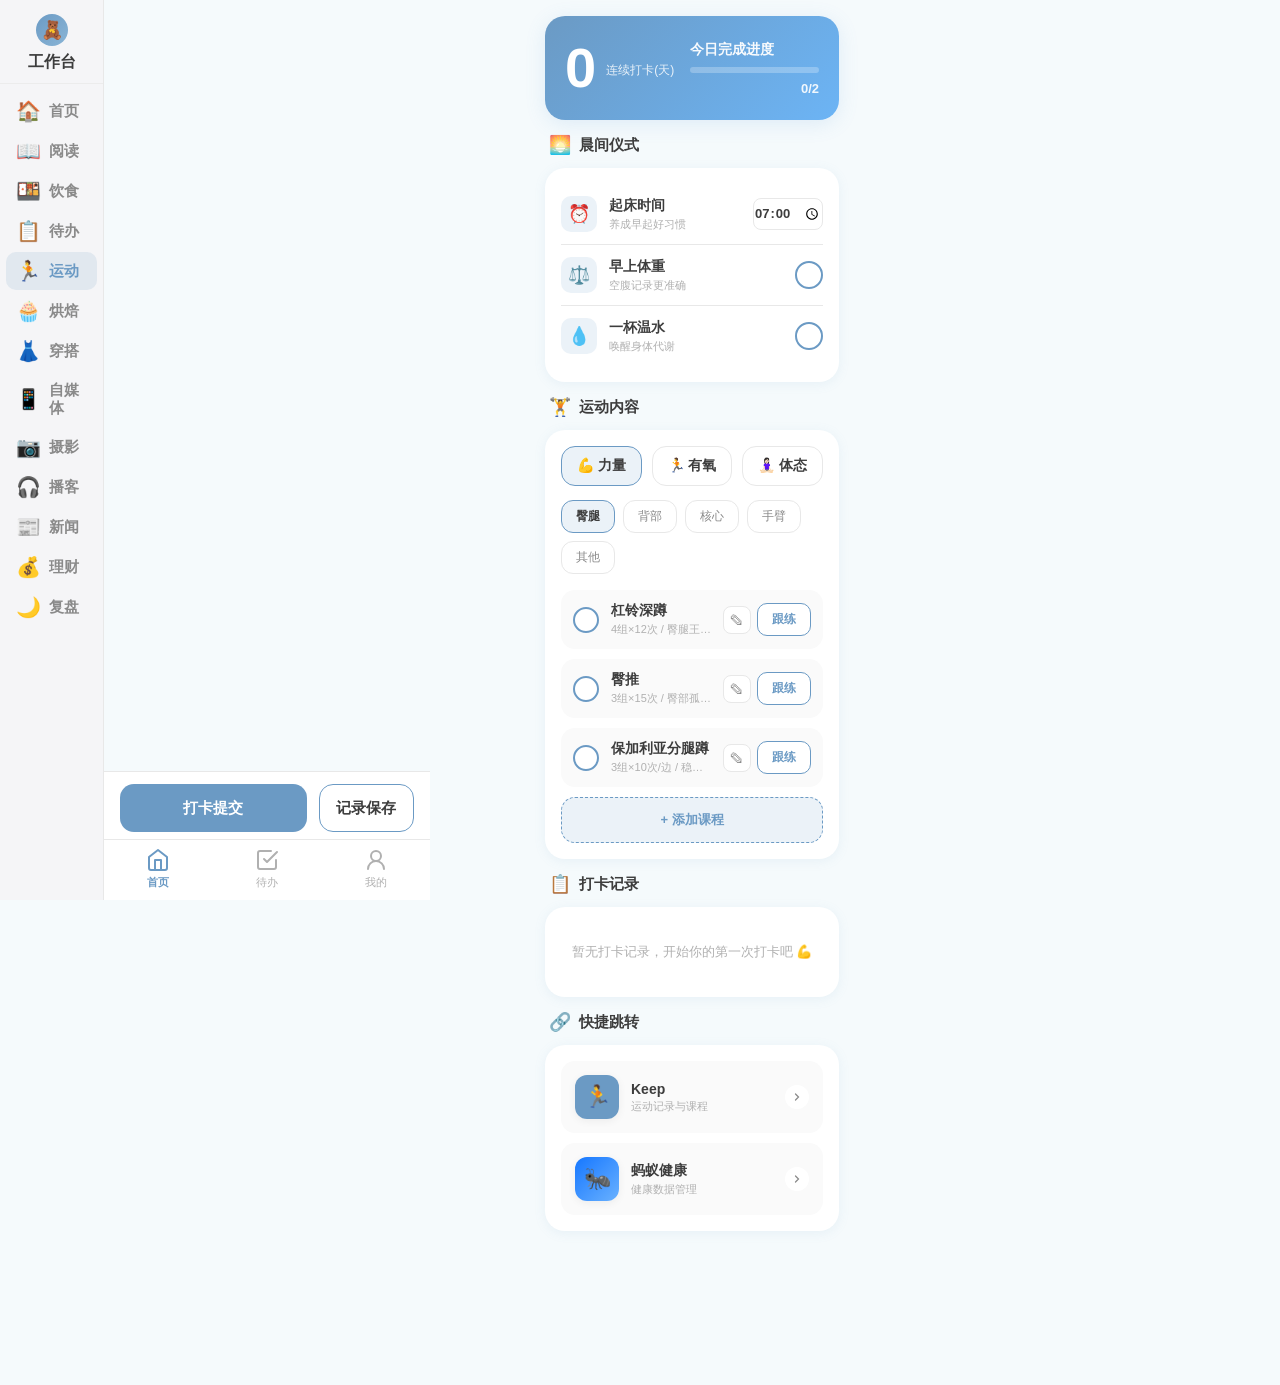
<file: detail-exercise.html>
<!DOCTYPE html>
<html lang="zh-CN">
<head>
<meta charset="UTF-8">
<meta name="viewport" content="width=device-width, initial-scale=1.0, maximum-scale=1.0, user-scalable=no">
<title>🏃 运动</title>
<meta name="theme-color" content="#6B9AC4">
<meta name="apple-mobile-web-app-capable" content="yes">
<meta name="apple-mobile-web-app-status-bar-style" content="default">
<link rel="apple-touch-icon" href="icons/apple-touch-icon.png">
<link rel="manifest" href="manifest.json">
<link rel="icon" type="image/png" href="icons/favicon-32.png">
<style>
/* ============================================
   运动页 - 薄荷绿 × 天空蓝
   ============================================ */
:root {
  --mint: #6B9AC4;
  --mint-light: #EBF2F8;
  --mint-lighter: #FAFAFA;
  --choco: #3D3D3D;
  --choco-light: #8A8A8A;
  --choco-hint: #B0B0B0;
  --blue: #6B9AC4;
  --blue-light: #EBF2F8;
  --blue-soft: #EBF2F8;
  --border: #E8E8E8;
  --white: #FFFFFF;
  --shadow: 0 2px 12px rgba(107, 154, 196, 0.10);
  --shadow-float: 0 4px 20px rgba(91, 155, 213, 0.15);
}
*, *::before, *::after { margin: 0; padding: 0; box-sizing: border-box; }
body {
  font-family: -apple-system, BlinkMacSystemFont, 'PingFang SC', 'Noto Sans CJK SC', sans-serif;
  background: #F5FAFC;
  color: var(--choco);
  min-height: 100vh;
  max-width: 430px;
  margin: 0 auto;
  -webkit-font-smoothing: antialiased;
  padding-bottom: 140px;
 padding-left: 104px; }

/* --- 顶部导航栏 --- */
.header {
  position: sticky; top: 0; z-index: 100;
  display: flex; align-items: center; justify-content: space-between;
  height: 56px; padding: 0 16px;
  background: var(--white);
  border-bottom: 1px solid var(--border);
}
.header-back {
  width: 36px; height: 36px; border: none; border-radius: 50%;
  background: var(--mint-light); display: flex; align-items: center; justify-content: center;
  text-decoration: none; color: var(--choco); font-size: 18px; flex-shrink: 0;
}
.header-back:active { transform: scale(0.92); }
.header-title { flex: 1; text-align: center; font-size: 17px; font-weight: 600; color: var(--choco); }
.header-drawer {
  width: 36px; height: 36px; border: none; border-radius: 50%;
  background: var(--mint); display: flex; align-items: center; justify-content: center;
  cursor: pointer; flex-shrink: 0;
}
.header-drawer:active { transform: scale(0.92); }
.header-drawer span { display: block; width: 14px; height: 2px; background: var(--white); border-radius: 1px; margin: 1.5px 0; }

/* --- 主体内容 --- */
.main { padding: 16px 16px 0; }

/* ============================================
   第1块：进度统计大卡片
   ============================================ */
.progress-card {
  background: linear-gradient(135deg, #6B9AC4 0%, #6CB4F5 100%);
  border-radius: 20px;
  padding: 24px 20px;
  margin-bottom: 14px;
  box-shadow: var(--shadow-float);
  color: var(--white);
  display: flex;
  align-items: center;
  justify-content: space-between;
  gap: 16px;
}
.progress-left {
  display: flex;
  align-items: center;
  gap: 12px;
}
.progress-num {
  font-size: 56px;
  font-weight: 700;
  line-height: 1;
  letter-spacing: -2px;
  font-variant-numeric: tabular-nums;
}
.progress-num-label {
  font-size: 12px;
  font-weight: 500;
  opacity: 0.85;
  margin-top: 4px;
}
.progress-right {
  flex: 1;
  min-width: 0;
}
.progress-right-title {
  font-size: 14px;
  font-weight: 600;
  margin-bottom: 8px;
  opacity: 0.95;
}
.progress-bar-wrap {
  height: 6px;
  background: rgba(255,255,255,0.25);
  border-radius: 3px;
  overflow: hidden;
  margin-bottom: 8px;
}
.progress-bar-fill {
  height: 100%;
  background: var(--white);
  border-radius: 3px;
  transition: width 0.8s cubic-bezier(0.34, 1.56, 0.64, 1);
}
.progress-ratio {
  font-size: 13px;
  font-weight: 600;
  text-align: right;
  opacity: 0.9;
}

/* 数字滚动动画 */
@keyframes countUp {
  from { transform: translateY(40%); opacity: 0; }
  to { transform: translateY(0); opacity: 1; }
}
.progress-num.animate { animation: countUp 0.6s cubic-bezier(0.34, 1.56, 0.64, 1); }

/* ============================================
   第2块：晨间仪式打卡清单
   ============================================ */
.section-title {
  font-size: 15px; font-weight: 600; color: var(--choco);
  margin-bottom: 12px; display: flex; align-items: center; gap: 8px;
  padding: 0 4px;
}
.section-title .emoji { font-size: 18px; }

.morning-card {
  background: var(--white);
  border-radius: 20px;
  padding: 16px;
  margin-bottom: 14px;
  box-shadow: var(--shadow);
}
.morning-header {
  display: flex; align-items: center; justify-content: space-between;
  margin-bottom: 12px;
}
.morning-header-title {
  font-size: 15px; font-weight: 600; color: var(--choco);
  display: flex; align-items: center; gap: 8px;
}
.morning-header-count {
  font-size: 13px; color: var(--mint);
  font-weight: 600;
}

.morning-item {
  display: flex; align-items: center;
  gap: 12px;
  padding: 12px 0;
  border-bottom: 1px solid var(--border);
}
.morning-item:last-child { border-bottom: none; }
.morning-icon {
  width: 36px; height: 36px; border-radius: 10px;
  background: var(--blue-soft);
  display: flex; align-items: center; justify-content: center;
  font-size: 18px; flex-shrink: 0;
}
.morning-body { flex: 1; min-width: 0; }
.morning-name { font-size: 14px; font-weight: 600; color: var(--choco); margin-bottom: 2px; }
.morning-desc { font-size: 11px; color: var(--choco-hint); }
.morning-action { flex-shrink: 0; }
.morning-time-input {
  width: 70px; height: 32px;
  border: 1.5px solid var(--border);
  border-radius: 8px;
  text-align: center;
  font-size: 13px; font-weight: 600;
  color: var(--choco);
  background: var(--white);
  font-family: inherit;
  outline: none;
}
.morning-time-input:focus { border-color: var(--mint); }
.morning-check {
  width: 28px; height: 28px; border-radius: 50%;
  border: 2px solid var(--mint);
  background: var(--white);
  display: flex; align-items: center; justify-content: center;
  cursor: pointer; flex-shrink: 0;
  transition: all 0.25s ease;
  font-size: 13px; color: transparent;
}
.morning-check:active { transform: scale(0.9); }
.morning-check.done {
  background: var(--mint);
  border-color: var(--mint);
  color: var(--white);
}

/* ============================================
   第3块：运动内容（两级标签 + 课程打卡）
   ============================================ */
.exercise-card {
  background: var(--white);
  border-radius: 20px;
  padding: 16px;
  margin-bottom: 14px;
  box-shadow: var(--shadow);
}

/* 一级标签 */
.tag-row-1 {
  display: flex; gap: 10px; margin-bottom: 14px;
}
.tag-l1 {
  flex: 1; text-align: center;
  padding: 10px 4px;
  border-radius: 14px;
  border: 1.5px solid var(--border);
  background: var(--white);
  font-size: 14px; font-weight: 600; color: var(--choco);
  cursor: pointer; transition: all 0.2s;
  display: flex; align-items: center; justify-content: center;
  gap: 4px;
}
.tag-l1:active { transform: scale(0.96); }
.tag-l1.active {
  background: var(--mint-light);
  border-color: var(--mint);
  color: var(--choco);
}

/* 二级标签 */
.tag-row-2 {
  display: flex; gap: 8px; margin-bottom: 16px;
  flex-wrap: wrap;
}
.tag-l2 {
  padding: 7px 14px;
  border-radius: 12px;
  border: 1.5px solid var(--border);
  background: var(--white);
  font-size: 12px; font-weight: 500; color: var(--choco-light);
  cursor: pointer; transition: all 0.2s;
}
.tag-l2:active { transform: scale(0.96); }
.tag-l2.active {
  background: var(--mint-light);
  border-color: var(--mint);
  color: var(--choco);
  font-weight: 600;
}

/* 课程打卡列表 */
.course-list {
  display: flex; flex-direction: column; gap: 10px;
}
.course-item {
  display: flex; align-items: center; gap: 12px;
  padding: 12px;
  background: var(--mint-lighter);
  border-radius: 14px;
  transition: all 0.2s;
}
.course-check {
  width: 26px; height: 26px; border-radius: 50%;
  border: 2px solid var(--mint);
  background: var(--white);
  display: flex; align-items: center; justify-content: center;
  cursor: pointer; flex-shrink: 0;
  transition: all 0.25s ease;
  font-size: 12px; color: transparent;
}
.course-check:active { transform: scale(0.9); }
.course-check.done {
  background: var(--mint);
  border-color: var(--mint);
  color: var(--white);
}
.course-body { flex: 1; min-width: 0; }
.course-body.done { text-decoration: line-through; opacity: 0.5; }
.course-title {
  font-size: 14px; font-weight: 600; color: var(--choco);
  margin-bottom: 2px;
}
.course-sub {
  font-size: 11px; color: var(--choco-hint);
  overflow: hidden; text-overflow: ellipsis; white-space: nowrap;
}
.course-go-btn {
  padding: 7px 14px;
  border-radius: 10px;
  border: 1.5px solid var(--mint);
  background: var(--white);
  color: var(--mint);
  font-size: 12px; font-weight: 600;
  cursor: pointer; flex-shrink: 0;
  transition: all 0.2s;
  font-family: inherit;
}
.course-go-btn:active { background: var(--mint); color: var(--white); }
.course-empty {
  text-align: center; padding: 20px 0;
  color: var(--choco-hint); font-size: 13px;
}

/* ============================================
   第4块：第三方APP快捷跳转
   ============================================ */
.app-jump-card {
  background: var(--white);
  border-radius: 20px;
  padding: 16px;
  margin-bottom: 14px;
  box-shadow: var(--shadow);
}
.app-jump-grid {
  display: grid;
  grid-template-columns: 1fr;
  gap: 10px;
}
.app-jump-item {
  display: flex;
  align-items: center;
  gap: 12px;
  padding: 14px;
  background: var(--mint-lighter);
  border-radius: 14px;
  cursor: pointer;
  transition: all 0.2s;
  text-decoration: none;
}
.app-jump-item:active { transform: scale(0.96); }
.app-jump-icon {
  width: 44px; height: 44px; border-radius: 12px;
  display: flex; align-items: center; justify-content: center;
  font-size: 22px; flex-shrink: 0;
  box-shadow: 0 2px 8px rgba(0,0,0,0.06);
}
.app-jump-icon.keep { background: linear-gradient(135deg, #6B9AC4 0%, #6B9AC4 100%); }
.app-jump-icon.ant { background: linear-gradient(135deg, #1677FF 0%, #69B1FF 100%); }
.app-jump-body { flex: 1; min-width: 0; }
.app-jump-name {
  font-size: 14px; font-weight: 600; color: var(--choco);
  margin-bottom: 2px;
}
.app-jump-desc {
  font-size: 11px; color: var(--choco-hint);
}
.app-jump-arrow {
  width: 24px; height: 24px; border-radius: 50%;
  background: var(--white);
  display: flex; align-items: center; justify-content: center;
  flex-shrink: 0;
}
.app-jump-arrow svg { width: 12px; height: 12px; color: var(--choco-light); }

/* --- 底部操作栏 --- */
.footer {
  position: fixed; bottom: 56px; left: 104px; right: 0; width: auto; max-width: calc(430px - 104px);
  display: flex; gap: 12px;
  padding: 12px 16px;
  padding-bottom: max(12px, env(safe-area-inset-bottom));
  background: rgba(255, 255, 255, 0.95);
  backdrop-filter: blur(12px);
  border-top: 1px solid var(--border);
  z-index: 50;
}
.btn-primary {
  flex: 2; height: 48px; border: none; border-radius: 14px;
  background: var(--mint); color: var(--white);
  font-size: 15px; font-weight: 600; cursor: pointer;
  display: flex; align-items: center; justify-content: center; gap: 6px;
  transition: transform 0.15s;
}
.btn-primary:active { transform: scale(0.97); }
.btn-primary.checked { background: var(--mint-light); color: var(--choco); border: 1.5px solid var(--mint); }
.btn-secondary {
  flex: 1; height: 48px; border: 1.5px solid var(--mint); border-radius: 14px;
  background: var(--white); color: var(--choco);
  font-size: 15px; font-weight: 600; cursor: pointer;
  display: flex; align-items: center; justify-content: center; gap: 6px;
  transition: all 0.2s;
}
.btn-secondary:active { background: var(--mint-light); transform: scale(0.97); }

/* --- Toast --- */
.toast {
  position: fixed; top: 50%; left: 50%;
  transform: translate(-50%, -50%) scale(0.8);
  background: rgba(93, 64, 55, 0.9); color: #fff;
  padding: 14px 22px; border-radius: 14px;
  font-size: 13px; font-weight: 500;
  z-index: 999; opacity: 0; visibility: hidden;
  transition: all 0.3s cubic-bezier(0.34, 1.56, 0.64, 1);
  white-space: nowrap;
}
.toast.show { opacity: 1; visibility: visible; transform: translate(-50%, -50%) scale(1); }

/* --- 右侧抽屉 --- */
.drawer-overlay { position: fixed; top: 0; left: 0; right: 0; bottom: 0; background: rgba(0,0,0,0.35); z-index: 300; opacity: 0; visibility: hidden; transition: all 0.3s ease; }
.drawer-overlay.open { opacity: 1; visibility: visible; }
.drawer { position: fixed; top: 0; left: -160px; width: 160px; height: 100%; background: var(--white); z-index: 301; transition: left 0.35s cubic-bezier(0.32,0.72,0,1); display: flex; flex-direction: column; box-shadow: 4px 0 24px rgba(0,0,0,0.08); }
.drawer.open { left: 0; }
.drawer-header { padding: 16px 12px 12px; border-bottom: 1px solid var(--border); }
.drawer-avatar { width: 40px; height: 40px; border-radius: 50%; background: var(--mint); display: flex; align-items: center; justify-content: center; margin-bottom: 8px; font-size: 28px; }
.drawer-title { font-size: 15px; font-weight: 700; color: var(--choco); margin-bottom: 4px; }
.drawer-subtitle { font-size: 11px; color: var(--choco-hint); }
.drawer-menu { flex: 1; overflow-y: auto; padding: 12px 0; }
.drawer-menu-item { display: flex; align-items: center; gap: 8px; padding: 8px 12px; cursor: pointer; transition: background 0.2s; text-decoration: none; color: var(--choco); font-size: 13px; }
.drawer-menu-item:active { background: var(--mint-light); }
.drawer-menu-item.active { background: var(--mint-light); color: var(--mint); font-weight: 600; }
.drawer-menu-item .menu-emoji { font-size: 16px; width: 20px; text-align: center; flex-shrink: 0; }
.drawer-menu-item.home-link { border-bottom: 1px solid var(--border); margin-bottom: 8px; color: var(--mint); font-weight: 600; }
.drawer-footer { padding: 12px 12px; padding-bottom: calc(20px + env(safe-area-inset-bottom, 20px) + 56px)); border-top: 1px solid var(--border); }
.drawer-reset-btn { width: 100%; padding: 12px; border-radius: 12px; background: var(--mint-light); border: 1.5px solid var(--mint); color: var(--choco); font-size: 13px; font-weight: 500; cursor: pointer; transition: all 0.2s; }
.drawer-reset-btn:active { background: var(--mint); color: #fff; }

/* ===== 底部导航栏 ===== */
.bottom-nav { position: fixed; bottom: 0; left: 104px; right: 0; width: auto; max-width: calc(430px - 104px); display: flex; background: rgba(255,255,255,0.95); backdrop-filter: blur(16px); -webkit-backdrop-filter: blur(16px); border-top: 1px solid #E8E8E8; z-index: 200; padding-bottom: env(safe-area-inset-bottom, 0); }
.nav-tab { flex: 1; display: flex; flex-direction: column; align-items: center; justify-content: center; gap: 3px; padding: 8px 0 10px; cursor: pointer; background: none; border: none; transition: all 0.2s; font-family: inherit; }
.nav-tab:active { transform: scale(0.92); }
.nav-tab svg { width: 24px; height: 24px; color: #B0B0B0; transition: color 0.2s; }
.nav-tab .nav-tab-label { font-size: 11px; color: #B0B0B0; font-weight: 500; transition: color 0.2s; }
.nav-tab.active svg { color: #6B9AC4; }
.nav-tab.active .nav-tab-label { color: #6B9AC4; font-weight: 600; }

/* ===== 左侧固定侧边栏 ===== */
.sidebar { position: fixed; top: 0; left: 0; width: 104px; height: 100vh; background: #F5F5F7; z-index: 250; display: flex; flex-direction: column; border-right: 1px solid #E8E8E8; }
.sidebar-header { padding: 14px 10px 10px; border-bottom: 1px solid #ECECEC; flex-shrink: 0; }
.sidebar-avatar { width: 32px; height: 32px; border-radius: 50%; background: linear-gradient(135deg, #6B9AC4 0%, #8AB5D6 100%); margin: 0 auto 6px; display: flex; align-items: center; justify-content: center; font-size: 18px; }
.sidebar-name { font-size: 16px; font-weight: 700; color: #3D3D3D; line-height: 1.3; text-align: center; }
.sidebar-menu { flex: 1; overflow-y: auto; padding: 6px 0; -webkit-overflow-scrolling: touch; }
.sidebar-menu::-webkit-scrollbar { display: none; }
.sidebar-item { display: flex; flex-direction: row; align-items: center; gap: 8px; padding: 9px 10px; cursor: pointer; text-decoration: none; color: #8A8A8A; transition: all 0.2s; margin: 2px 6px; border-radius: 10px; }
.sidebar-item:active { transform: scale(0.95); }
.sidebar-item .sb-icon { font-size: 20px; line-height: 1; flex-shrink: 0; }
.sidebar-item .sb-label { font-size: 15px; font-weight: 600; line-height: 1.2; }
.sidebar-item.active { background: rgba(107, 154, 196, 0.15); color: #6B9AC4; }
.sidebar-item.active .sb-label { font-weight: 700; }

/* ============================================
   课程编辑/添加/删除 - 弹窗 & 操作按钮
   ============================================ */
/* 课程项操作按钮组 */
.course-actions {
  display: flex; gap: 6px; flex-shrink: 0; align-items: center;
}
/* 编辑小图标按钮 */
.course-edit-btn {
  width: 28px; height: 28px;
  border-radius: 8px;
  border: 1.5px solid var(--border);
  background: var(--white);
  color: var(--choco-light);
  font-size: 14px; line-height: 1;
  cursor: pointer;
  display: flex; align-items: center; justify-content: center;
  transition: all 0.2s;
  font-family: inherit;
}
.course-edit-btn:active { background: var(--mint-light); color: var(--mint); border-color: var(--mint); }

/* + 添加课程按钮 */
.course-add-btn {
  width: 100%;
  padding: 13px;
  border-radius: 14px;
  border: 1.5px dashed var(--mint);
  background: var(--mint-light);
  color: var(--mint);
  font-size: 13px; font-weight: 600;
  cursor: pointer;
  display: flex; align-items: center; justify-content: center; gap: 6px;
  transition: all 0.2s;
  font-family: inherit;
}
.course-add-btn:active { background: var(--mint); color: var(--white); transform: scale(0.98); }

/* 编辑弹窗（底部弹出） */
.edit-modal-overlay {
  position: fixed; top: 0; left: 0; right: 0; bottom: 0;
  background: rgba(0,0,0,0.4);
  z-index: 400;
  opacity: 0; visibility: hidden;
  transition: opacity 0.3s ease, visibility 0.3s ease;
  display: flex; align-items: flex-end; justify-content: center;
}
.edit-modal-overlay.open { opacity: 1; visibility: visible; }
.edit-modal {
  width: 100%; max-width: 430px;
  background: var(--white);
  border-radius: 24px 24px 0 0;
  padding: 20px 16px;
  padding-bottom: calc(20px + env(safe-area-inset-bottom, 0px));
  transform: translateY(100%);
  transition: transform 0.35s cubic-bezier(0.32,0.72,0,1);
  box-shadow: 0 -4px 24px rgba(0,0,0,0.1);
}
.edit-modal-overlay.open .edit-modal { transform: translateY(0); }
.edit-modal-header {
  display: flex; align-items: center; justify-content: space-between;
  margin-bottom: 18px;
}
.edit-modal-title {
  font-size: 16px; font-weight: 700; color: var(--choco);
}
.edit-modal-close {
  width: 30px; height: 30px; border: none; border-radius: 50%;
  background: var(--mint-light); color: var(--choco-light);
  font-size: 13px; cursor: pointer;
  display: flex; align-items: center; justify-content: center;
  transition: transform 0.15s;
}
.edit-modal-close:active { transform: scale(0.9); }
.edit-modal-body {
  display: flex; flex-direction: column; gap: 14px;
  margin-bottom: 20px;
}
.edit-modal-field {
  display: flex; flex-direction: column; gap: 6px;
}
.edit-modal-label {
  font-size: 12px; font-weight: 600; color: var(--choco-light);
}
.edit-modal-input {
  width: 100%; height: 42px;
  border: 1.5px solid var(--border);
  border-radius: 12px;
  padding: 0 14px;
  font-size: 14px; color: var(--choco);
  background: var(--mint-lighter);
  font-family: inherit;
  outline: none;
  transition: border-color 0.2s, background 0.2s;
}
.edit-modal-input:focus { border-color: var(--mint); background: var(--white); }
.edit-modal-actions {
  display: flex; align-items: center; justify-content: space-between;
  gap: 12px;
}
.edit-modal-delete {
  border: none; background: none;
  color: #E85A5A; font-size: 13px; font-weight: 600;
  cursor: pointer; padding: 8px 4px;
  font-family: inherit;
}
.edit-modal-delete:active { opacity: 0.6; }
.edit-modal-delete[hidden] { display: none; }
.edit-modal-btns {
  display: flex; gap: 10px; flex: 1; justify-content: flex-end;
}
.edit-modal-cancel {
  padding: 10px 20px; border-radius: 12px;
  border: 1.5px solid var(--border);
  background: var(--white); color: var(--choco);
  font-size: 14px; font-weight: 600; cursor: pointer;
  font-family: inherit;
  transition: all 0.2s;
}
.edit-modal-cancel:active { background: var(--mint-lighter); transform: scale(0.97); }
.edit-modal-save {
  padding: 10px 24px; border-radius: 12px;
  border: none;
  background: var(--mint); color: var(--white);
  font-size: 14px; font-weight: 600; cursor: pointer;
  font-family: inherit;
  transition: transform 0.15s;
}
.edit-modal-save:active { transform: scale(0.96); }
</style>
</head>
<body>
<!-- ===== 左侧固定侧边栏 ===== -->
<div class="sidebar">
  <div class="sidebar-header">
    <div class="sidebar-avatar">🧸</div>
    <div class="sidebar-name">工作台</div>
  </div>
  <div class="sidebar-menu">
    <a class="sidebar-item" href="index.html"><span class="sb-icon">🏠</span><span class="sb-label">首页</span></a>
    <a class="sidebar-item" href="detail-reading.html"><span class="sb-icon">📖</span><span class="sb-label">阅读</span></a>
    <a class="sidebar-item" href="detail-eating.html"><span class="sb-icon">🍱</span><span class="sb-label">饮食</span></a>
    <a class="sidebar-item" href="detail-weight.html"><span class="sb-icon">📋</span><span class="sb-label">待办</span></a>
    <a class="sidebar-item active" href="detail-exercise.html"><span class="sb-icon">🏃</span><span class="sb-label">运动</span></a>
    <a class="sidebar-item" href="detail-baking.html"><span class="sb-icon">🧁</span><span class="sb-label">烘焙</span></a>
    <a class="sidebar-item" href="detail-fashion.html"><span class="sb-icon">👗</span><span class="sb-label">穿搭</span></a>
    <a class="sidebar-item" href="detail-media.html"><span class="sb-icon">📱</span><span class="sb-label">自媒体</span></a>
    <a class="sidebar-item" href="detail-photo.html"><span class="sb-icon">📷</span><span class="sb-label">摄影</span></a>
    <a class="sidebar-item" href="detail-podcast.html"><span class="sb-icon">🎧</span><span class="sb-label">播客</span></a>
    <a class="sidebar-item" href="detail-news.html"><span class="sb-icon">📰</span><span class="sb-label">新闻</span></a>
    <a class="sidebar-item" href="detail-finance.html"><span class="sb-icon">💰</span><span class="sb-label">理财</span></a>
    <a class="sidebar-item" href="detail-review.html"><span class="sb-icon">🌙</span><span class="sb-label">复盘</span></a>
  </div>
</div>

<!-- ===== 主体内容 ===== -->
<div class="main">
  <!-- 第1块：进度统计大卡片 -->
  <div class="progress-card">
    <div class="progress-left">
      <div class="progress-num" id="streakNum">0</div>
      <div class="progress-num-label">连续打卡(天)</div>
    </div>
    <div class="progress-right">
      <div class="progress-right-title">今日完成进度</div>
      <div class="progress-bar-wrap">
        <div class="progress-bar-fill" id="progressBar" style="width:0%"></div>
      </div>
      <div class="progress-ratio" id="progressRatio">0/0</div>
    </div>
  </div>

  <!-- 第2块：晨间仪式 -->
  <div class="section-title"><span class="emoji">🌅</span>晨间仪式</div>
  <div class="morning-card">
    <div class="morning-item">
      <div class="morning-icon">⏰</div>
      <div class="morning-body">
        <div class="morning-name">起床时间</div>
        <div class="morning-desc">养成早起好习惯</div>
      </div>
      <div class="morning-action">
        <input type="time" class="morning-time-input" id="wakeTime" value="07:00">
      </div>
    </div>
    <div class="morning-item">
      <div class="morning-icon">⚖️</div>
      <div class="morning-body">
        <div class="morning-name">早上体重</div>
        <div class="morning-desc">空腹记录更准确</div>
      </div>
      <div class="morning-action">
        <button class="morning-check" id="weightCheck" type="button">✓</button>
      </div>
    </div>
    <div class="morning-item">
      <div class="morning-icon">💧</div>
      <div class="morning-body">
        <div class="morning-name">一杯温水</div>
        <div class="morning-desc">唤醒身体代谢</div>
      </div>
      <div class="morning-action">
        <button class="morning-check" id="waterCheck" type="button">✓</button>
      </div>
    </div>
  </div>

  <!-- 第3块：运动内容 -->
  <div class="section-title"><span class="emoji">🏋️</span>运动内容</div>
  <div class="exercise-card">
    <!-- 一级标签 -->
    <div class="tag-row-1" id="tagL1Row">
      <div class="tag-l1 active" data-l1="strength">💪 力量</div>
      <div class="tag-l1" data-l1="cardio">🏃 有氧</div>
      <div class="tag-l1" data-l1="posture">🧘🏻‍♀️ 体态</div>
    </div>
    <!-- 二级标签 -->
    <div class="tag-row-2" id="tagL2Row">
      <div class="tag-l2 active" data-l2="glutes">臀腿</div>
      <div class="tag-l2" data-l2="back">背部</div>
      <div class="tag-l2" data-l2="core">核心</div>
      <div class="tag-l2" data-l2="arms">手臂</div>
      <div class="tag-l2" data-l2="other">其他</div>
    </div>
    <!-- 课程打卡列表 -->
    <div class="course-list" id="courseList"></div>
  </div>

  <!-- 打卡记录历史 -->
  <div class="section-title"><span class="emoji">📋</span>打卡记录</div>
  <div class="exercise-card">
    <div id="historyList"></div>
  </div>

  <!-- 第4块：第三方APP快捷跳转 -->
  <div class="section-title"><span class="emoji">🔗</span>快捷跳转</div>
  <div class="app-jump-card">
    <div class="app-jump-grid">
      <div class="app-jump-item" id="appKeep">
        <div class="app-jump-icon keep">🏃</div>
        <div class="app-jump-body">
          <div class="app-jump-name">Keep</div>
          <div class="app-jump-desc">运动记录与课程</div>
        </div>
        <div class="app-jump-arrow">
          <svg viewBox="0 0 24 24" fill="none" stroke="currentColor" stroke-width="2.5" stroke-linecap="round"><path d="M9 18l6-6-6-6"/></svg>
        </div>
      </div>
      <div class="app-jump-item" id="appAnt">
        <div class="app-jump-icon ant">🐜</div>
        <div class="app-jump-body">
          <div class="app-jump-name">蚂蚁健康</div>
          <div class="app-jump-desc">健康数据管理</div>
        </div>
        <div class="app-jump-arrow">
          <svg viewBox="0 0 24 24" fill="none" stroke="currentColor" stroke-width="2.5" stroke-linecap="round"><path d="M9 18l6-6-6-6"/></svg>
        </div>
      </div>
    </div>
  </div>

</div>

<!-- 底部操作栏 -->
<div class="footer">
  <button class="btn-primary" id="checkinBtn">打卡提交</button>
  <button class="btn-secondary" id="saveBtn">记录保存</button>
</div>

<!-- ===== 编辑/添加课程弹窗 ===== -->
<div class="edit-modal-overlay" id="editModalOverlay">
  <div class="edit-modal">
    <div class="edit-modal-header">
      <div class="edit-modal-title" id="editModalTitle">编辑课程</div>
      <button class="edit-modal-close" id="editModalClose" type="button">✕</button>
    </div>
    <div class="edit-modal-body">
      <div class="edit-modal-field">
        <label class="edit-modal-label" for="editCourseTitle">课程名称</label>
        <input type="text" class="edit-modal-input" id="editCourseTitle" placeholder="请输入课程名称" maxlength="30">
      </div>
      <div class="edit-modal-field">
        <label class="edit-modal-label" for="editCourseSub">课程描述</label>
        <input type="text" class="edit-modal-input" id="editCourseSub" placeholder="如：4组×12次" maxlength="40">
      </div>
      <div class="edit-modal-field">
        <label class="edit-modal-label" for="editCourseUrl">跟练链接</label>
        <input type="url" class="edit-modal-input" id="editCourseUrl" placeholder="粘贴B站/YouTube链接">
      </div>
    </div>
    <div class="edit-modal-actions">
      <button class="edit-modal-delete" id="editModalDelete" type="button">删除课程</button>
      <div class="edit-modal-btns">
        <button class="edit-modal-cancel" id="editModalCancel" type="button">取消</button>
        <button class="edit-modal-save" id="editModalSave" type="button">保存</button>
      </div>
    </div>
  </div>
</div>

<script>
/* ===== 工具函数 ===== */
function getTodayKey(){var n=new Date();return n.getFullYear()+'-'+String(n.getMonth()+1).padStart(2,'0')+'-'+String(n.getDate()).padStart(2,'0')}
function getCheckinRecords(){try{var d=JSON.parse(localStorage.getItem('checkin_records')||'{}');return d[getTodayKey()]||[]}catch(e){return[]}}
function isChecked(id){return getCheckinRecords().indexOf(id)!==-1}
function submitCheckin(id){var d=JSON.parse(localStorage.getItem('checkin_records')||'{}');var t=getTodayKey();if(!d[t])d[t]=[];if(d[t].indexOf(id)===-1){d[t].push(id);localStorage.setItem('checkin_records',JSON.stringify(d))}showToast('打卡成功 🏃')}
function undoCheckin(id){var d=JSON.parse(localStorage.getItem('checkin_records')||'{}');var t=getTodayKey();if(d[t]){d[t]=d[t].filter(function(i){return i!==id});localStorage.setItem('checkin_records',JSON.stringify(d))}showToast('已撤销打卡')}
function toggleCheckin(id){if(isChecked(id)){undoCheckin(id)}else{submitCheckin(id)}}

/* Toast */
function showToast(msg){var e=document.getElementById('appToast');if(e)e.remove();var t=document.createElement('div');t.className='toast';t.id='appToast';t.textContent=msg;document.body.appendChild(t);requestAnimationFrame(function(){t.classList.add('show')});setTimeout(function(){t.classList.remove('show');setTimeout(function(){t.remove()},300)},1500)}

/* 抽屉 */
/* 抽屉已移除，使用侧边栏导航 */
function resetToday(){try{localStorage.setItem('checkin_records',JSON.stringify({}))}catch(e){}showToast('今日打卡已重置 🏃')}

/* ===== 进度统计 ===== */
function updateProgress(){
  var done=Object.values(courseCheckins).filter(function(v){return v}).length;
  var total=Object.keys(courseCheckins).length||1;
  var pct=Math.round(done/total*100);
  var pb=document.getElementById('progressBar');
  var pr=document.getElementById('progressRatio');
  if(pb)pb.style.width=pct+'%';
  if(pr)pr.textContent=done+'/'+total;
}

/* 连续天数（简化计算：有打卡记录的天数） */
function getStreakDays(){
  try{
    var d=JSON.parse(localStorage.getItem('checkin_records')||'{}');
    var keys=Object.keys(d).filter(function(k){return d[k]&&d[k].length>0});
    return keys.length;
  }catch(e){return 0}
}
function animateNum(el,target){
  if(!el)return;
  var current=0;
  var step=Math.max(1,Math.floor(target/20));
  function tick(){
    current+=step;
    if(current>=target){current=target;el.textContent=current;return}
    el.textContent=current;
    requestAnimationFrame(tick);
  }
  tick();
}

/* ===== 晨间仪式（按日期持久化） ===== */
function getMorningData(){
  try{
    var d=JSON.parse(localStorage.getItem('exercise_morning')||'{}');
    return d[getTodayKey()]||{weight:false,water:false,wakeTime:'07:00'};
  }catch(e){return {weight:false,water:false,wakeTime:'07:00'}}
}
function saveMorningData(data){
  try{
    var d=JSON.parse(localStorage.getItem('exercise_morning')||'{}');
    d[getTodayKey()]=data;
    localStorage.setItem('exercise_morning',JSON.stringify(d));
  }catch(e){}
}
function toggleMorningCheck(el){
  var data=getMorningData();
  if(el.id==='weightCheck'){data.weight=!data.weight;el.classList.toggle('done',data.weight)}
  if(el.id==='waterCheck'){data.water=!data.water;el.classList.toggle('done',data.water)}
  saveMorningData(data);
  updateProgress();
}
function loadMorningState(){
  var data=getMorningData();
  var wc=document.getElementById('weightCheck');
  var wac=document.getElementById('waterCheck');
  var wt=document.getElementById('wakeTime');
  if(wc&&data.weight)wc.classList.add('done');
  if(wac&&data.water)wac.classList.add('done');
  if(wt&&data.wakeTime)wt.value=data.wakeTime;
}

/* ===== 运动打卡 - 两级标签 ===== */
var currentL1='strength';
var currentL2='glutes';
var courseCheckins={}; // {courseId:true/false}

/* 课程数据（自定义，后续可改） */
var coursesData={
  strength:{glutes:[
    {id:'sq1',title:'杠铃深蹲',sub:'4组×12次 / 臀腿王牌动作',url:'#'},
    {id:'sq2',title:'臀推',sub:'3组×15次 / 臀部孤立训练',url:'#'},
    {id:'sq3',title:'保加利亚分腿蹲',sub:'3组×10次/边 / 稳定性训练',url:'#'}
  ],back:[
    {id:'bk1',title:'引体向上',sub:'4组×8次 / 背部宽度',url:'#'},
    {id:'bk2',title:'俯身杠铃划船',sub:'4组×12次 / 背部厚度',url:'#'},
    {id:'bk3',title:'坐姿划船',sub:'3组×15次 / 中背部',url:'#'}
  ],core:[
    {id:'cr1',title:'平板支撑',sub:'3组×60秒 / 核心耐力',url:'#'},
    {id:'cr2',title:'悬垂举腿',sub:'3组×12次 / 下腹部',url:'#'},
    {id:'cr3',title:'俄罗斯转体',sub:'3组×20次/边 / 侧腹',url:'#'}
  ],arms:[
    {id:'am1',title:'杠铃弯举',sub:'4组×12次 / 肱二头肌',url:'#'},
    {id:'am2',title:'窄距卧推',sub:'4组×10次 / 肱三头肌',url:'#'},
    {id:'am3',title:'锤式弯举',sub:'3组×15次 / 肱肌',url:'#'}
  ],other:[
    {id:'ot1',title:'农夫行走',sub:'3组×30米 / 握力+全身',url:'#'},
    {id:'ot2',title:'面拉',sub:'3组×15次 / 肩袖肌群',url:'#'},
    {id:'ot3',title:'山羊挺身',sub:'3组×12次 / 下背部',url:'#'}
  ]},
  cardio:{glutes:[
    {id:'cg1',title:'慢跑',sub:'5公里 / 配速6:00-7:00',url:'#'},
    {id:'cg2',title:'椭圆机',sub:'30分钟 / 阻力8-10',url:'#'},
    {id:'cg3',title:'跳绳',sub:'4组×200次 / 间歇30秒',url:'#'}
  ],back:[
    {id:'cb1',title:'游泳',sub:'30分钟 / 自由泳',url:'#'},
    {id:'cb2',title:'划船机',sub:'20分钟 / 配速2:00',url:'#'},
    {id:'cb3',title:'爬楼梯',sub:'15分钟 / 匀速',url:'#'}
  ],core:[
    {id:'cc1',title:'波比跳',sub:'4组×15次 / 全身燃脂',url:'#'},
    {id:'cc2',title:'登山跑',sub:'3组×40秒 / 核心+有氧',url:'#'},
    {id:'cc3',title:'开合跳',sub:'4组×50次 / 心肺',url:'#'}
  ],arms:[
    {id:'ca1',title:'战绳',sub:'4组×30秒 / 上肢爆发力',url:'#'},
    {id:'ca2',title:'拳击空击',sub:'3组×3分钟 / 协调性',url:'#'},
    {id:'ca3',title:'药球砸墙',sub:'3组×12次 / 上肢力量',url:'#'}
  ],other:[
    {id:'co1',title:'HIIT全身',sub:'20分钟 / 间歇训练',url:'#'},
    {id:'co2',title:'跳舞',sub:'30分钟 / 自由舞动',url:'#'},
    {id:'co3',title:'骑行',sub:'40分钟 / 户外',url:'#'}
  ]},
  posture:{glutes:[
    {id:'pg1',title:'普拉提臀桥',sub:'3组×15次 / 臀部激活',url:'#'},
    {id:'pg2',title:'蚌式开合',sub:'3组×20次/边 / 臀中肌',url:'#'},
    {id:'pg3',title:'猫牛式',sub:'3组×10次 / 脊柱灵活性',url:'#'}
  ],back:[
    {id:'pb1',title:'蝗虫式',sub:'3组×30秒 / 背部力量',url:'#'},
    {id:'pb2',title:'瑜伽下犬式',sub:'保持5次呼吸×3组',url:'#'},
    {id:'pb3',title:'婴儿式放松',sub:'保持60秒 / 背部拉伸',url:'#'}
  ],core:[
    {id:'pc1',title:'死虫式',sub:'3组×12次/边 / 深层核心',url:'#'},
    {id:'pc2',title:'百次拍击',sub:'3组×100次 / 普拉提经典',url:'#'},
    {id:'pc3',title:'侧板支撑',sub:'3组×30秒/边 / 侧腹',url:'#'}
  ],arms:[
    {id:'pa1',title:'瑜伽流',sub:'20分钟 / 全身流动',url:'#'},
    {id:'pa2',title:'肩部拉伸',sub:'5分钟 / 肩颈放松',url:'#'},
    {id:'pa3',title:'手臂平衡',sub:'3组×尝试 / 核心+手臂',url:'#'}
  ],other:[
    {id:'po1',title:'阴瑜伽',sub:'30分钟 / 深度拉伸',url:'#'},
    {id:'po2',title:'冥想呼吸',sub:'10分钟 / 放松恢复',url:'#'},
    {id:'po3',title:'泡沫轴放松',sub:'15分钟 / 全身按摩',url:'#'}
  ]}
};

/* ===== 课程数据持久化（localStorage 覆盖默认数据） ===== */
function loadCustomCourses(){
  try{
    var saved=localStorage.getItem('exercise_custom_courses');
    if(saved){
      var parsed=JSON.parse(saved);
      if(parsed&&typeof parsed==='object'){
        coursesData=parsed;
      }
    }
  }catch(e){}
}
function saveCustomCourses(){
  try{
    localStorage.setItem('exercise_custom_courses',JSON.stringify(coursesData));
  }catch(e){}
}

/* ===== 课程编辑/添加/删除 ===== */
var editingMode='edit';  /* 'edit' 或 'add' */
var editingCourseId=null;

/* 工具：HTML 转义，防止用户输入破坏结构 */
function escapeHtml(str){
  if(str==null)return'';
  return String(str).replace(/&/g,'&amp;').replace(/</g,'&lt;').replace(/>/g,'&gt;').replace(/"/g,'&quot;').replace(/'/g,'&#39;');
}

/* 工具：按 id 查找课程对象 */
function findCourseById(id){
  for(var l1 in coursesData){
    if(!coursesData[l1])continue;
    for(var l2 in coursesData[l1]){
      var arr=coursesData[l1][l2];
      if(!arr)continue;
      for(var i=0;i<arr.length;i++){
        if(arr[i].id===id)return arr[i];
      }
    }
  }
  return null;
}

/* 打开编辑弹窗 */
function openEditModal(courseId){
  var course=findCourseById(courseId);
  if(!course)return;
  editingMode='edit';
  editingCourseId=courseId;
  document.getElementById('editModalTitle').textContent='编辑课程';
  document.getElementById('editCourseTitle').value=course.title||'';
  document.getElementById('editCourseSub').value=course.sub||'';
  document.getElementById('editCourseUrl').value=(course.url&&course.url!=='#')?course.url:'';
  document.getElementById('editModalDelete').hidden=false;
  document.getElementById('editModalOverlay').classList.add('open');
}

/* 打开添加弹窗 */
function openAddModal(){
  editingMode='add';
  editingCourseId=null;
  document.getElementById('editModalTitle').textContent='添加课程';
  document.getElementById('editCourseTitle').value='';
  document.getElementById('editCourseSub').value='';
  document.getElementById('editCourseUrl').value='';
  document.getElementById('editModalDelete').hidden=true;
  document.getElementById('editModalOverlay').classList.add('open');
  setTimeout(function(){document.getElementById('editCourseTitle').focus()},350);
}

/* 关闭弹窗 */
function closeEditModal(){
  document.getElementById('editModalOverlay').classList.remove('open');
  editingCourseId=null;
}

/* 保存（编辑或新增） */
function saveCourseFromModal(){
  var title=document.getElementById('editCourseTitle').value.trim();
  var sub=document.getElementById('editCourseSub').value.trim();
  var url=document.getElementById('editCourseUrl').value.trim();
  if(!title){showToast('请输入课程名称');return}
  var finalUrl=url?url:'#';

  if(editingMode==='edit'&&editingCourseId){
    var course=findCourseById(editingCourseId);
    if(course){
      course.title=title;
      course.sub=sub;
      course.url=finalUrl;
    }
  }else if(editingMode==='add'){
    var newId='custom_'+Date.now();
    if(!coursesData[currentL1])coursesData[currentL1]={};
    if(!coursesData[currentL1][currentL2])coursesData[currentL1][currentL2]=[];
    coursesData[currentL1][currentL2].push({id:newId,title:title,sub:sub,url:finalUrl});
  }
  saveCustomCourses();
  closeEditModal();
  renderCourses();
  updateProgress();
  renderHistory();
  showToast('已保存 ✓');
}

/* 删除当前编辑的课程 */
function deleteCourseFromModal(){
  if(!editingCourseId)return;
  if(!confirm('确定删除该课程吗？'))return;
  for(var l1 in coursesData){
    if(!coursesData[l1])continue;
    for(var l2 in coursesData[l1]){
      var arr=coursesData[l1][l2];
      if(!arr)continue;
      for(var i=0;i<arr.length;i++){
        if(arr[i].id===editingCourseId){
          arr.splice(i,1);
          break;
        }
      }
    }
  }
  /* 同步清理打卡记录中的引用 */
  try{
    if(courseCheckins[editingCourseId])delete courseCheckins[editingCourseId];
    var d=JSON.parse(localStorage.getItem('exercise_course_checkins')||'{}');
    for(var date in d){
      if(d[date]&&d[date][editingCourseId])delete d[date][editingCourseId];
    }
    localStorage.setItem('exercise_course_checkins',JSON.stringify(d));
  }catch(e){}
  saveCustomCourses();
  closeEditModal();
  renderCourses();
  updateProgress();
  renderHistory();
  showToast('已删除');
}

function loadCheckins(){
  try{
    var d=JSON.parse(localStorage.getItem('exercise_course_checkins')||'{}');
    courseCheckins=d[getTodayKey()]||{};
  }catch(e){courseCheckins={}}
}
function saveCheckins(){
  try{
    var d=JSON.parse(localStorage.getItem('exercise_course_checkins')||'{}');
    d[getTodayKey()]=courseCheckins;
    localStorage.setItem('exercise_course_checkins',JSON.stringify(d));
  }catch(e){}
}
function toggleCourseCheckin(cid){
  courseCheckins[cid]=!courseCheckins[cid];
  saveCheckins();
  renderCourses();
  updateProgress();
  renderHistory();
}

function renderCourses(){
  var courses=coursesData[currentL1]&&coursesData[currentL1][currentL2]||[];
  var container=document.getElementById('courseList');
  if(!container)return;
  var html='';
  if(courses.length===0){
    html='<div class="course-empty">暂未添加课程，点击下方按钮添加</div>';
  }else{
    html=courses.map(function(c){
      var done=courseCheckins[c.id];
      return '<div class="course-item">'+
        '<button class="course-check'+(done?' done':'')+'" data-cid="'+escapeHtml(c.id)+'" type="button">✓</button>'+
        '<div class="course-body'+(done?' done':'')+'">'+
          '<div class="course-title">'+escapeHtml(c.title)+'</div>'+
          '<div class="course-sub">'+escapeHtml(c.sub)+'</div>'+
        '</div>'+
        '<div class="course-actions">'+
          '<button class="course-edit-btn" data-eid="'+escapeHtml(c.id)+'" type="button" title="编辑">✎</button>'+
          '<button class="course-go-btn" data-url="'+escapeHtml(c.url)+'" type="button">跟练</button>'+
        '</div>'+
      '</div>';
    }).join('');
  }
  /* 底部“+ 添加课程”按钮 */
  html+='<button class="course-add-btn" id="courseAddBtn" type="button">+ 添加课程</button>';
  container.innerHTML=html;
  /* 绑定勾选事件 */
  container.querySelectorAll('.course-check').forEach(function(btn){
    btn.addEventListener('click',function(e){e.stopPropagation();toggleCourseCheckin(this.getAttribute('data-cid'))});
  });
  /* 绑定跟练跳转 */
  container.querySelectorAll('.course-go-btn').forEach(function(btn){
    btn.addEventListener('click',function(e){e.stopPropagation();
      var url=this.getAttribute('data-url');
      if(url&&url!=='#')window.location.href=url;else showToast('请先设置课程链接');
    });
  });
  /* 绑定编辑事件 */
  container.querySelectorAll('.course-edit-btn').forEach(function(btn){
    btn.addEventListener('click',function(e){e.stopPropagation();openEditModal(this.getAttribute('data-eid'))});
  });
  /* 绑定添加课程事件 */
  var addBtn=document.getElementById('courseAddBtn');
  if(addBtn)addBtn.addEventListener('click',function(e){e.stopPropagation();openAddModal()});
}

function switchL1(l1){
  currentL1=l1;currentL2='glutes';
  document.querySelectorAll('.tag-l1').forEach(function(t){t.classList.remove('active')});
  document.querySelector('.tag-l1[data-l1="'+l1+'"]').classList.add('active');
  document.querySelectorAll('.tag-l2').forEach(function(t){t.classList.remove('active')});
  document.querySelector('.tag-l2[data-l2="glutes"]').classList.add('active');
  renderCourses();
}

function switchL2(l2){
  currentL2=l2;
  document.querySelectorAll('.tag-l2').forEach(function(t){t.classList.remove('active')});
  document.querySelector('.tag-l2[data-l2="'+l2+'"]').classList.add('active');
  renderCourses();
}

/* 更新进度（基于课程打卡 + 晨间仪式） */
function updateProgress(){
  var courseDone=Object.values(courseCheckins).filter(function(v){return v}).length;
  var morning=getMorningData();
  var morningDone=(morning.weight?1:0)+(morning.water?1:0);
  var done=courseDone+morningDone;
  var total=(Object.keys(courseCheckins).length||0)+2;
  var pct=total>0?Math.round(done/total*100):0;
  var pb=document.getElementById('progressBar');
  var pr=document.getElementById('progressRatio');
  if(pb)pb.style.width=pct+'%';
  if(pr)pr.textContent=done+'/'+total;
  updateFooterBtn();
}

/* 底部按钮状态 */
function updateFooterBtn(){
  var btn=document.getElementById('checkinBtn');
  if(!btn)return;
  var courseAny=Object.values(courseCheckins).some(function(v){return v});
  var morning=getMorningData();
  var morningAny=morning.weight||morning.water;
  if(courseAny||morningAny){
    btn.classList.add('checked');
    btn.textContent='✓ 今日已打卡';
  }else{
    btn.classList.remove('checked');
    btn.textContent='打卡提交';
  }
}

/* ===== 打卡记录历史 ===== */
function getHistoryRecords(){
  var records=[];
  try{
    var courseData=JSON.parse(localStorage.getItem('exercise_course_checkins')||'{}');
    var morningData=JSON.parse(localStorage.getItem('exercise_morning')||'{}');
    var dates=Object.keys({}).concat(Object.keys(courseData),Object.keys(morningData));
    var uniqueDates=[...new Set(dates)].sort().reverse().slice(0,7);
    uniqueDates.forEach(function(date){
      var courses=courseData[date]||{};
      var courseList=Object.keys(courses).filter(function(k){return courses[k]});
      var morning=morningData[date]||{};
      var morningList=[];
      if(morning.weight)morningList.push('体重');
      if(morning.water)morningList.push('温水');
      var allItems=morningList.concat(courseList);
      if(allItems.length>0){
        records.push({date:date,items:allItems,morning:morning,courses:courseList});
      }
    });
  }catch(e){}
  return records;
}

function getCourseNameById(id){
  for(var l1 in coursesData){
    for(var l2 in coursesData[l1]){
      for(var i=0;i<coursesData[l1][l2].length;i++){
        if(coursesData[l1][l2][i].id===id)return coursesData[l1][l2][i].title;
      }
    }
  }
  return id;
}

function formatDate(dateStr){
  var parts=dateStr.split('-');
  return parts[1]+'-'+parts[2];
}

function renderHistory(){
  var container=document.getElementById('historyList');
  if(!container)return;
  var records=getHistoryRecords();
  if(records.length===0){
    container.innerHTML='<div style="text-align:center;padding:20px 0;color:var(--choco-hint);font-size:13px;">暂无打卡记录，开始你的第一次打卡吧 💪</div>';
    return;
  }
  container.innerHTML=records.map(function(r){
    var itemTags=r.items.map(function(item){
      var display=item==='体重'?'⚖️ 体重':item==='温水'?'💧 温水':getCourseNameById(item);
      return '<span style="display:inline-block;padding:3px 10px;background:var(--mint-light);color:var(--mint);border-radius:8px;font-size:11px;font-weight:600;margin:2px;">'+display+'</span>';
    }).join('');
    return '<div style="padding:12px 0;border-bottom:1px solid var(--border);">'+
      '<div style="display:flex;align-items:center;justify-content:space-between;margin-bottom:6px;">'+
        '<span style="font-size:13px;font-weight:600;color:var(--choco);">'+formatDate(r.date)+'</span>'+
        '<span style="font-size:11px;color:var(--mint);font-weight:600;">'+r.items.length+'项</span>'+
      '</div>'+
      '<div style="display:flex;flex-wrap:wrap;gap:2px;">'+itemTags+'</div>'+
    '</div>';
  }).join('');
}

/* ===== 事件绑定 ===== */
document.addEventListener('DOMContentLoaded',function(){
  /* 抽屉 */
  var resetBtn=document.getElementById('resetBtn');
  if(resetBtn)resetBtn.addEventListener('click',function(e){e.preventDefault();e.stopPropagation();resetToday()});

  /* 底部按钮 - 保存今日打卡 */
  var checkinBtn=document.getElementById('checkinBtn');
  var saveBtn=document.getElementById('saveBtn');
  if(checkinBtn)checkinBtn.addEventListener('click',function(e){e.preventDefault();e.stopPropagation();toggleCheckin(4)});
  if(saveBtn)saveBtn.addEventListener('click',function(e){e.preventDefault();e.stopPropagation();showToast('记录已保存 ✓');renderHistory()});

  /* 晨间仪式勾选 */
  var weightCheck=document.getElementById('weightCheck');
  var waterCheck=document.getElementById('waterCheck');
  if(weightCheck)weightCheck.addEventListener('click',function(e){e.stopPropagation();toggleMorningCheck(this);renderHistory()});
  if(waterCheck)waterCheck.addEventListener('click',function(e){e.stopPropagation();toggleMorningCheck(this);renderHistory()});

  /* 起床时间保存 */
  var wakeTime=document.getElementById('wakeTime');
  if(wakeTime)wakeTime.addEventListener('change',function(e){
    var data=getMorningData();data.wakeTime=this.value;saveMorningData(data);
  });

  /* 两级标签切换 */
  document.querySelectorAll('.tag-l1').forEach(function(t){
    t.addEventListener('click',function(e){e.stopPropagation();switchL1(this.getAttribute('data-l1'))});
  });
  document.querySelectorAll('.tag-l2').forEach(function(t){
    t.addEventListener('click',function(e){e.stopPropagation();switchL2(this.getAttribute('data-l2'))});
  });

  /* 第三方APP跳转 */
  var appKeep=document.getElementById('appKeep');
  var appAnt=document.getElementById('appAnt');
  if(appKeep)appKeep.addEventListener('click',function(e){e.stopPropagation();window.location.href='https://m.gotokeep.com/fd-page/shareSportRecord?shareid=6a6b698ee1540a00010d37e3&title_type=group_a&utm_source=wechat'});
  if(appAnt)appAnt.addEventListener('click',function(e){e.stopPropagation();window.location.href='https://u.antaq.com/?scheme=aijk%3A%2F%2Fplatformapi%2Fstartapp%3FappId%3D20002184%26ijk_source%3Dmain_chat_share'});

  /* 课程编辑弹窗事件 */
  var editOverlay=document.getElementById('editModalOverlay');
  var editClose=document.getElementById('editModalClose');
  var editCancel=document.getElementById('editModalCancel');
  var editSave=document.getElementById('editModalSave');
  var editDelete=document.getElementById('editModalDelete');
  if(editClose)editClose.addEventListener('click',function(e){e.stopPropagation();closeEditModal()});
  if(editCancel)editCancel.addEventListener('click',function(e){e.stopPropagation();closeEditModal()});
  if(editSave)editSave.addEventListener('click',function(e){e.stopPropagation();saveCourseFromModal()});
  if(editDelete)editDelete.addEventListener('click',function(e){e.stopPropagation();deleteCourseFromModal()});
  /* 点击遮罩关闭 */
  if(editOverlay)editOverlay.addEventListener('click',function(e){
    if(e.target===editOverlay)closeEditModal();
  });

  /* 初始化：加载数据 → 恢复状态 → 渲染 */
  loadCustomCourses();
  loadCheckins();
  loadMorningState();
  var streak=getStreakDays();
  animateNum(document.getElementById('streakNum'),streak);
  renderCourses();
  updateProgress();
  renderHistory();
});
</script>

<!-- Service Worker 注册 -->
<script>
if ('serviceWorker' in navigator) {
  window.addEventListener('load', function() {
    navigator.serviceWorker.register('./sw.js').catch(function(){});
  });
}
</script>

<!-- ===== 底部导航栏 ===== -->
<div class="bottom-nav">
  <button class="nav-tab active" id="navHome" type="button">
    <svg viewBox="0 0 24 24" fill="none" stroke="currentColor" stroke-width="2" stroke-linecap="round" stroke-linejoin="round"><path d="M3 9l9-7 9 7v11a2 2 0 01-2 2H5a2 2 0 01-2-2z"/><polyline points="9 22 9 12 15 12 15 22"/></svg>
    <span class="nav-tab-label">首页</span>
  </button>
  <button class="nav-tab" id="navTodo" type="button">
    <svg viewBox="0 0 24 24" fill="none" stroke="currentColor" stroke-width="2" stroke-linecap="round" stroke-linejoin="round"><path d="M9 11l3 3L22 4"/><path d="M21 12v7a2 2 0 01-2 2H5a2 2 0 01-2-2V5a2 2 0 012-2h11"/></svg>
    <span class="nav-tab-label">待办</span>
  </button>
  <button class="nav-tab" id="navMine" type="button">
    <svg viewBox="0 0 24 24" fill="none" stroke="currentColor" stroke-width="2" stroke-linecap="round" stroke-linejoin="round"><circle cx="12" cy="8" r="5"/><path d="M20 21a8 8 0 10-16 0"/></svg>
    <span class="nav-tab-label">我的</span>
  </button>
</div>
<script>
document.addEventListener('DOMContentLoaded',function(){
  var h=document.getElementById('navHome'),t=document.getElementById('navTodo'),m=document.getElementById('navMine');
  if(h)h.addEventListener('click',function(e){e.preventDefault();e.stopPropagation();window.location.href='index.html'});
  if(t)t.addEventListener('click',function(e){e.preventDefault();e.stopPropagation();window.location.href='index.html#todo'});
  if(m)m.addEventListener('click',function(e){e.preventDefault();e.stopPropagation();window.location.href='index.html#mine'});
});
</script>

</body>
</html>
</file>
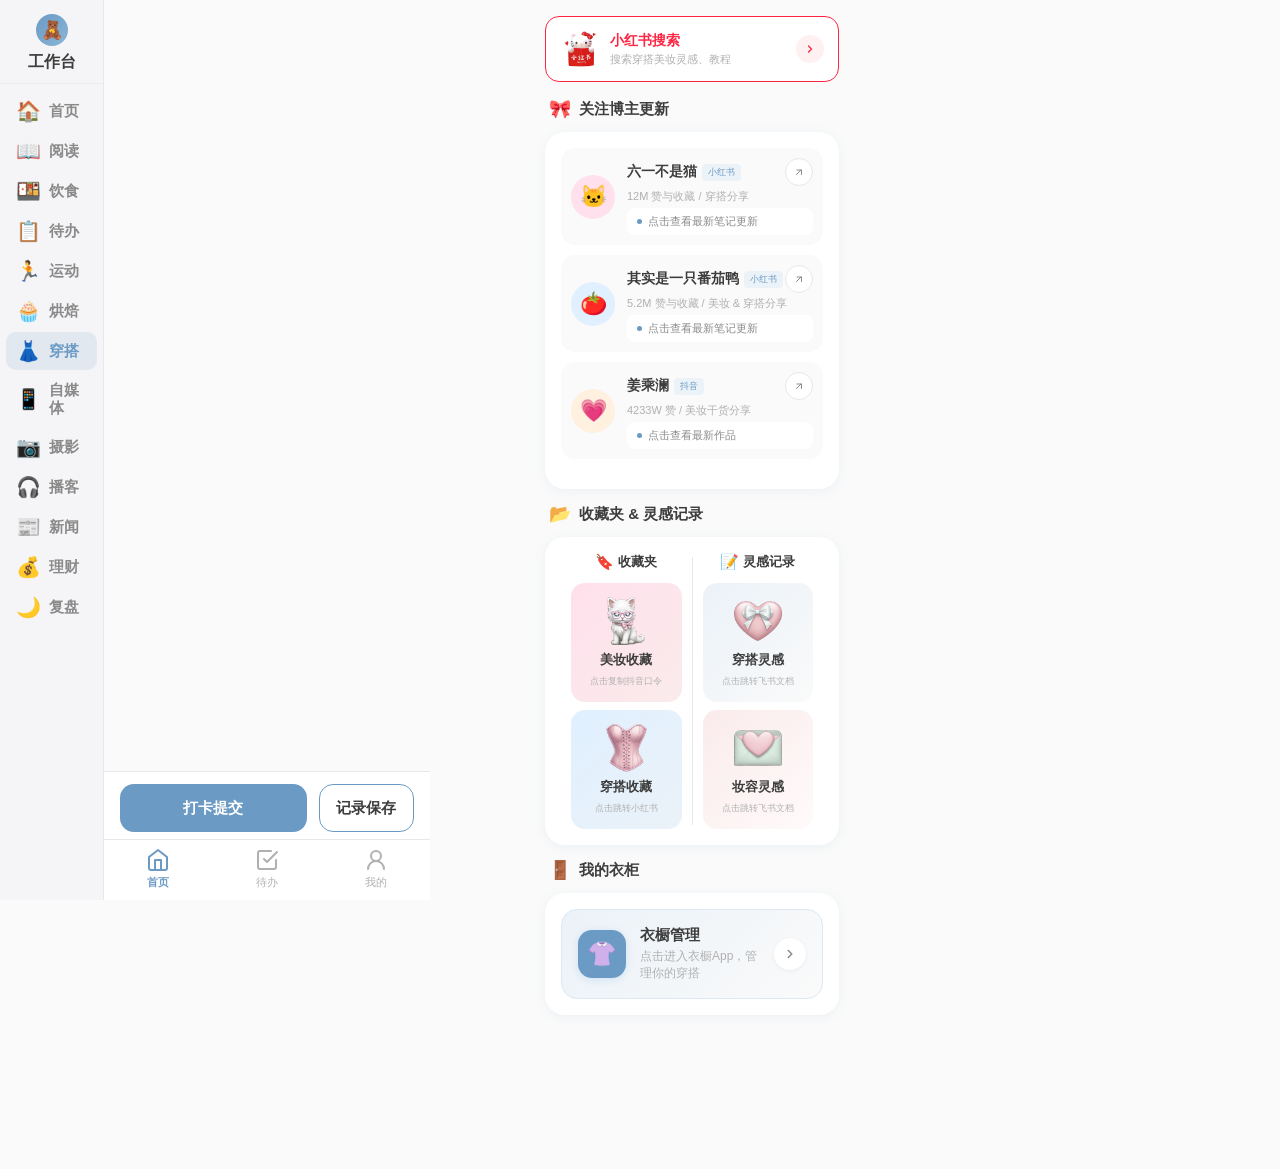
<file: detail-fashion.html>
<!DOCTYPE html>
<html lang="zh-CN">
<head>
<meta charset="UTF-8">
<meta name="viewport" content="width=device-width, initial-scale=1.0, maximum-scale=1.0, user-scalable=no">
<title>👗 穿搭</title>
<meta name="theme-color" content="#6B9AC4">
<meta name="apple-mobile-web-app-capable" content="yes">
<meta name="apple-mobile-web-app-status-bar-style" content="default">
<link rel="apple-touch-icon" href="icons/apple-touch-icon.png">
<link rel="manifest" href="manifest.json">
<link rel="icon" type="image/png" href="icons/favicon-32.png">
<style>
/* ============================================
   穿搭页 - 薄荷绿 × 巧克力棕
   ============================================ */
:root {
  --mint: #6B9AC4;
  --mint-light: #EBF2F8;
  --mint-lighter: #FAFAFA;
  --choco: #3D3D3D;
  --choco-light: #8A8A8A;
  --choco-hint: #B0B0B0;
  --pink: #D45555;
  --pink-light: #FAEBEB;
  --blue: #6B9AC4;
  --blue-light: #EBF2F8;
  --border: #E8E8E8;
  --white: #FFFFFF;
  --shadow: 0 2px 12px rgba(107, 154, 196, 0.10);
  --shadow-float: 0 4px 20px rgba(107, 154, 196, 0.15);
}
*, *::before, *::after { margin: 0; padding: 0; box-sizing: border-box; }
body {
  font-family: -apple-system, BlinkMacSystemFont, 'PingFang SC', 'Noto Sans CJK SC', sans-serif;
  background: var(--mint-lighter);
  color: var(--choco);
  min-height: 100vh;
  max-width: 430px;
  margin: 0 auto;
  -webkit-font-smoothing: antialiased;
  padding-bottom: 140px;
 padding-left: 104px; }

/* --- 顶部导航栏 --- */
.header {
  position: sticky; top: 0; z-index: 100;
  display: flex; align-items: center; justify-content: space-between;
  height: 56px; padding: 0 16px;
  background: var(--white);
  border-bottom: 1px solid var(--border);
}
.header-back {
  width: 36px; height: 36px; border: none; border-radius: 50%;
  background: var(--mint-light); display: flex; align-items: center; justify-content: center;
  text-decoration: none; color: var(--choco); font-size: 18px; flex-shrink: 0;
}
.header-back:active { transform: scale(0.92); }
.header-title { flex: 1; text-align: center; font-size: 17px; font-weight: 600; color: var(--choco); }
.header-drawer {
  width: 36px; height: 36px; border: none; border-radius: 50%;
  background: var(--mint); display: flex; align-items: center; justify-content: center;
  cursor: pointer; flex-shrink: 0;
}
.header-drawer:active { transform: scale(0.92); }
.header-drawer span { display: block; width: 14px; height: 2px; background: var(--white); border-radius: 1px; margin: 1.5px 0; }

/* --- 主体内容 --- */
.main { padding: 16px 16px 0; }

/* --- 通用标题 --- */
.section-title {
  font-size: 15px; font-weight: 600; color: var(--choco);
  margin-bottom: 12px; display: flex; align-items: center; gap: 8px;
  padding: 0 4px;
}
.section-title .emoji { font-size: 18px; }

/* ============================================
   第1块：审美博主关注更新
   ============================================ */
.blogger-card {
  background: var(--white);
  border-radius: 20px;
  padding: 16px;
  margin-bottom: 14px;
  box-shadow: var(--shadow);
}
.blogger-list {
  display: flex; flex-direction: column; gap: 10px;
  margin-bottom: 14px;
}
.blogger-item {
  display: flex; align-items: center; gap: 12px;
  padding: 10px;
  background: var(--mint-lighter);
  border-radius: 14px;
  cursor: pointer;
  transition: all 0.2s;
}
.blogger-item:active { transform: scale(0.98); }
.blogger-avatar {
  width: 44px; height: 44px; border-radius: 50%;
  display: flex; align-items: center; justify-content: center;
  font-size: 22px; flex-shrink: 0;
}
.blogger-avatar.a1 { background: #FFE0EC; }
.blogger-avatar.a2 { background: #E0F0FF; }
.blogger-avatar.a3 { background: #FFF0E0; }
.blogger-body { flex: 1; min-width: 0; }
.blogger-top {
  display: flex; align-items: center; justify-content: space-between;
  margin-bottom: 3px;
}
.blogger-name {
  font-size: 14px; font-weight: 600; color: var(--choco);
  display: flex; align-items: center; gap: 5px;
}
.blogger-tag {
  font-size: 9px; font-weight: 500;
  background: var(--mint-light); color: var(--mint);
  padding: 2px 6px; border-radius: 4px;
}
.blogger-jump {
  width: 28px; height: 28px; border-radius: 50%;
  border: 1.5px solid var(--border);
  background: var(--white);
  display: flex; align-items: center; justify-content: center;
  flex-shrink: 0; cursor: pointer; transition: all 0.2s;
}
.blogger-jump:active { background: var(--mint-light); transform: scale(0.9); }
.blogger-jump svg { width: 12px; height: 12px; color: var(--choco-light); }
.blogger-desc {
  font-size: 11px; color: var(--choco-hint);
  overflow: hidden; text-overflow: ellipsis; white-space: nowrap;
}
.blogger-latest {
  display: flex; align-items: center; gap: 6px;
  padding: 6px 10px;
  background: var(--white);
  border-radius: 8px;
  font-size: 11px; color: var(--choco-light);
  margin-top: 4px;
}
.blogger-latest .dot {
  width: 5px; height: 5px; border-radius: 50%;
  background: var(--mint); flex-shrink: 0;
}

/* 小红书搜索框 */
.xhs-search-box {
  display: flex; align-items: center; gap: 10px;
  padding: 12px 14px;
  background: var(--white);
  border: 1.5px solid #FF2442;
  border-radius: 14px;
  cursor: pointer;
  transition: all 0.2s;
  margin-bottom: 16px;
}
.xhs-search-box:active { transform: scale(0.98); }
.xhs-search-logo {
  width: 40px; height: 40px; border-radius: 10px;
  display: flex; align-items: center; justify-content: center;
  flex-shrink: 0;
}
.xhs-search-logo img { width: 36px; height: 36px; object-fit: contain; }
.xhs-search-body { flex: 1; }
.xhs-search-title {
  font-size: 14px; font-weight: 600; color: #FF2442;
  margin-bottom: 2px;
}
.xhs-search-desc {
  font-size: 11px; color: var(--choco-hint);
}
.xhs-search-arrow {
  width: 28px; height: 28px; border-radius: 50%;
  background: #FFF0F2;
  display: flex; align-items: center; justify-content: center;
  flex-shrink: 0;
}
.xhs-search-arrow svg { width: 12px; height: 12px; color: #FF2442; }

/* ============================================
   第2块：收藏夹 + 灵感记录（合并双栏）
   ============================================ */
.merge-card {
  background: var(--white);
  border-radius: 20px;
  padding: 16px;
  margin-bottom: 14px;
  box-shadow: var(--shadow);
}
.merge-grid {
  display: grid;
  grid-template-columns: 1fr 1px 1fr;
  gap: 0;
}
.merge-divider {
  background: var(--border);
  margin: 4px 0;
}
.merge-col {
  display: flex; flex-direction: column;
  padding: 0 10px;
}
.merge-col-title {
  font-size: 13px; font-weight: 700; color: var(--choco);
  text-align: center; margin-bottom: 12px;
  display: flex; align-items: center; justify-content: center; gap: 4px;
}
.merge-col-title .emoji { font-size: 15px; }
.merge-item {
  display: flex; flex-direction: column;
  align-items: center; gap: 6px;
  padding: 14px 6px;
  border-radius: 14px;
  cursor: pointer;
  transition: all 0.2s;
  margin-bottom: 8px;
}
.merge-item:last-child { margin-bottom: 0; }
.merge-item:active { transform: scale(0.95); }
.merge-item.beauty { background: linear-gradient(135deg, #FFE0EC 0%, #FAEBEB 100%); }
.merge-item.fashion { background: linear-gradient(135deg, #E0F0FF 0%, #EBF2F8 100%); }
.merge-item.outfit { background: linear-gradient(135deg, #EBF2F8 0%, #FAFAFA 100%); }
.merge-item.makeup { background: linear-gradient(135deg, #FAEBEB 0%, #FFFAFB 100%); }
.merge-item-icon { font-size: 26px; line-height: 1; display: flex; align-items: center; justify-content: center; width: 48px; height: 48px; overflow: hidden; }
.merge-item-icon img { max-width: 100%; max-height: 100%; width: auto; height: auto; object-fit: contain; display: block; }
.merge-item-name { font-size: 13px; font-weight: 600; color: var(--choco); }
.merge-item-sub { font-size: 9px; color: var(--choco-hint); }

/* ============================================
   第3块：我的衣柜
   ============================================ */
.wardrobe-card {
  background: var(--white);
  border-radius: 20px;
  padding: 16px;
  margin-bottom: 14px;
  box-shadow: var(--shadow);
}
.wardrobe-item {
  display: flex; align-items: center; gap: 14px;
  padding: 16px;
  background: linear-gradient(135deg, #EBF2F8 0%, #FAFAFA 100%);
  border-radius: 16px;
  border: 1px solid #DDE8F5;
  cursor: pointer;
  transition: all 0.2s;
}
.wardrobe-item:active { transform: scale(0.98); }
.wardrobe-icon {
  width: 48px; height: 48px; border-radius: 14px;
  background: linear-gradient(135deg, #6B9AC4 0%, #6B9AC4 100%);
  display: flex; align-items: center; justify-content: center;
  font-size: 24px; flex-shrink: 0;
  box-shadow: 0 2px 8px rgba(91, 155, 213, 0.2);
}
.wardrobe-body { flex: 1; min-width: 0; }
.wardrobe-name {
  font-size: 15px; font-weight: 600; color: var(--choco);
  margin-bottom: 3px;
}
.wardrobe-desc {
  font-size: 12px; color: var(--choco-hint);
}
.wardrobe-arrow {
  width: 32px; height: 32px; border-radius: 50%;
  background: var(--white);
  display: flex; align-items: center; justify-content: center;
  flex-shrink: 0;
  box-shadow: 0 1px 4px rgba(0,0,0,0.06);
}
.wardrobe-arrow svg { width: 14px; height: 14px; color: var(--choco-light); }

/* --- 底部操作栏 --- */
.footer {
  position: fixed; bottom: 56px; left: 104px; right: 0; width: auto; max-width: calc(430px - 104px);
  display: flex; gap: 12px;
  padding: 12px 16px;
  padding-bottom: max(12px, env(safe-area-inset-bottom));
  background: rgba(255, 255, 255, 0.95);
  backdrop-filter: blur(12px);
  border-top: 1px solid var(--border);
  z-index: 50;
}
.btn-primary {
  flex: 2; height: 48px; border: none; border-radius: 14px;
  background: var(--mint); color: var(--white);
  font-size: 15px; font-weight: 600; cursor: pointer;
  display: flex; align-items: center; justify-content: center; gap: 6px;
  transition: transform 0.15s;
}
.btn-primary:active { transform: scale(0.97); }
.btn-primary.checked { background: var(--mint-light); color: var(--choco); border: 1.5px solid var(--mint); }
.btn-secondary {
  flex: 1; height: 48px; border: 1.5px solid var(--mint); border-radius: 14px;
  background: var(--white); color: var(--choco);
  font-size: 15px; font-weight: 600; cursor: pointer;
  display: flex; align-items: center; justify-content: center; gap: 6px;
  transition: all 0.2s;
}
.btn-secondary:active { background: var(--mint-light); transform: scale(0.97); }

/* --- Toast --- */
.toast {
  position: fixed; top: 50%; left: 50%;
  transform: translate(-50%, -50%) scale(0.8);
  background: rgba(93, 64, 55, 0.9); color: #fff;
  padding: 14px 22px; border-radius: 14px;
  font-size: 13px; font-weight: 500;
  z-index: 999; opacity: 0; visibility: hidden;
  transition: all 0.3s cubic-bezier(0.34, 1.56, 0.64, 1);
  white-space: nowrap;
}
.toast.show { opacity: 1; visibility: visible; transform: translate(-50%, -50%) scale(1); }

/* --- 右侧抽屉 --- */
.drawer-overlay { position: fixed; top: 0; left: 0; right: 0; bottom: 0; background: rgba(0,0,0,0.35); z-index: 300; opacity: 0; visibility: hidden; transition: all 0.3s ease; }
.drawer-overlay.open { opacity: 1; visibility: visible; }
.drawer { position: fixed; top: 0; left: -160px; width: 160px; height: 100%; background: var(--white); z-index: 301; transition: left 0.35s cubic-bezier(0.32,0.72,0,1); display: flex; flex-direction: column; box-shadow: 4px 0 24px rgba(0,0,0,0.08); }
.drawer.open { left: 0; }
.drawer-header { padding: 16px 12px 12px; border-bottom: 1px solid var(--border); }
.drawer-avatar { width: 40px; height: 40px; border-radius: 50%; background: var(--mint); display: flex; align-items: center; justify-content: center; margin-bottom: 8px; font-size: 28px; }
.drawer-title { font-size: 15px; font-weight: 700; color: var(--choco); margin-bottom: 4px; }
.drawer-subtitle { font-size: 11px; color: var(--choco-hint); }
.drawer-menu { flex: 1; overflow-y: auto; padding: 12px 0; }
.drawer-menu-item { display: flex; align-items: center; gap: 8px; padding: 8px 12px; cursor: pointer; transition: background 0.2s; text-decoration: none; color: var(--choco); font-size: 13px; }
.drawer-menu-item:active { background: var(--mint-light); }
.drawer-menu-item.active { background: var(--mint-light); color: var(--mint); font-weight: 600; }
.drawer-menu-item .menu-emoji { font-size: 16px; width: 20px; text-align: center; flex-shrink: 0; }
.drawer-menu-item.home-link { border-bottom: 1px solid var(--border); margin-bottom: 8px; color: var(--mint); font-weight: 600; }
.drawer-footer { padding: 12px 12px; padding-bottom: calc(20px + env(safe-area-inset-bottom, 20px) + 56px)); border-top: 1px solid var(--border); }
.drawer-reset-btn { width: 100%; padding: 12px; border-radius: 12px; background: var(--mint-light); border: 1.5px solid var(--mint); color: var(--choco); font-size: 13px; font-weight: 500; cursor: pointer; transition: all 0.2s; }
.drawer-reset-btn:active { background: var(--mint); color: #fff; }

/* ===== 底部导航栏 ===== */
.bottom-nav { position: fixed; bottom: 0; left: 104px; right: 0; width: auto; max-width: calc(430px - 104px); display: flex; background: rgba(255,255,255,0.95); backdrop-filter: blur(16px); -webkit-backdrop-filter: blur(16px); border-top: 1px solid #E8E8E8; z-index: 200; padding-bottom: env(safe-area-inset-bottom, 0); }
.nav-tab { flex: 1; display: flex; flex-direction: column; align-items: center; justify-content: center; gap: 3px; padding: 8px 0 10px; cursor: pointer; background: none; border: none; transition: all 0.2s; font-family: inherit; }
.nav-tab:active { transform: scale(0.92); }
.nav-tab svg { width: 24px; height: 24px; color: #B0B0B0; transition: color 0.2s; }
.nav-tab .nav-tab-label { font-size: 11px; color: #B0B0B0; font-weight: 500; transition: color 0.2s; }
.nav-tab.active svg { color: #6B9AC4; }
.nav-tab.active .nav-tab-label { color: #6B9AC4; font-weight: 600; }

/* ===== 左侧固定侧边栏 ===== */
.sidebar { position: fixed; top: 0; left: 0; width: 104px; height: 100vh; background: #F5F5F7; z-index: 250; display: flex; flex-direction: column; border-right: 1px solid #E8E8E8; }
.sidebar-header { padding: 14px 10px 10px; border-bottom: 1px solid #ECECEC; flex-shrink: 0; }
.sidebar-avatar { width: 32px; height: 32px; border-radius: 50%; background: linear-gradient(135deg, #6B9AC4 0%, #8AB5D6 100%); margin: 0 auto 6px; display: flex; align-items: center; justify-content: center; font-size: 18px; }
.sidebar-name { font-size: 16px; font-weight: 700; color: #3D3D3D; line-height: 1.3; text-align: center; }
.sidebar-menu { flex: 1; overflow-y: auto; padding: 6px 0; -webkit-overflow-scrolling: touch; }
.sidebar-menu::-webkit-scrollbar { display: none; }
.sidebar-item { display: flex; flex-direction: row; align-items: center; gap: 8px; padding: 9px 10px; cursor: pointer; text-decoration: none; color: #8A8A8A; transition: all 0.2s; margin: 2px 6px; border-radius: 10px; }
.sidebar-item:active { transform: scale(0.95); }
.sidebar-item .sb-icon { font-size: 20px; line-height: 1; flex-shrink: 0; }
.sidebar-item .sb-label { font-size: 15px; font-weight: 600; line-height: 1.2; }
.sidebar-item.active { background: rgba(107, 154, 196, 0.15); color: #6B9AC4; }
.sidebar-item.active .sb-label { font-weight: 700; }
</style>
</head>
<body>
<!-- ===== 左侧固定侧边栏 ===== -->
<div class="sidebar">
  <div class="sidebar-header">
    <div class="sidebar-avatar">🧸</div>
    <div class="sidebar-name">工作台</div>
  </div>
  <div class="sidebar-menu">
    <a class="sidebar-item" href="index.html"><span class="sb-icon">🏠</span><span class="sb-label">首页</span></a>
    <a class="sidebar-item" href="detail-reading.html"><span class="sb-icon">📖</span><span class="sb-label">阅读</span></a>
    <a class="sidebar-item" href="detail-eating.html"><span class="sb-icon">🍱</span><span class="sb-label">饮食</span></a>
    <a class="sidebar-item" href="detail-weight.html"><span class="sb-icon">📋</span><span class="sb-label">待办</span></a>
    <a class="sidebar-item" href="detail-exercise.html"><span class="sb-icon">🏃</span><span class="sb-label">运动</span></a>
    <a class="sidebar-item" href="detail-baking.html"><span class="sb-icon">🧁</span><span class="sb-label">烘焙</span></a>
    <a class="sidebar-item active" href="detail-fashion.html"><span class="sb-icon">👗</span><span class="sb-label">穿搭</span></a>
    <a class="sidebar-item" href="detail-media.html"><span class="sb-icon">📱</span><span class="sb-label">自媒体</span></a>
    <a class="sidebar-item" href="detail-photo.html"><span class="sb-icon">📷</span><span class="sb-label">摄影</span></a>
    <a class="sidebar-item" href="detail-podcast.html"><span class="sb-icon">🎧</span><span class="sb-label">播客</span></a>
    <a class="sidebar-item" href="detail-news.html"><span class="sb-icon">📰</span><span class="sb-label">新闻</span></a>
    <a class="sidebar-item" href="detail-finance.html"><span class="sb-icon">💰</span><span class="sb-label">理财</span></a>
    <a class="sidebar-item" href="detail-review.html"><span class="sb-icon">🌙</span><span class="sb-label">复盘</span></a>
  </div>
</div>

<!-- ===== 主体内容 ===== -->
<div class="main">
  <!-- 小红书搜索（置顶） -->
  <div class="xhs-search-box" id="xhsSearch">
    <div class="xhs-search-logo">
      <img src="icons/xhs-logo.png" alt="小红书" />
    </div>
    <div class="xhs-search-body">
      <div class="xhs-search-title">小红书搜索</div>
      <div class="xhs-search-desc">搜索穿搭美妆灵感、教程</div>
    </div>
    <div class="xhs-search-arrow">
      <svg viewBox="0 0 24 24" fill="none" stroke="currentColor" stroke-width="2.5" stroke-linecap="round"><path d="M9 18l6-6-6-6"/></svg>
    </div>
  </div>

  <!-- 第1块：关注博主更新 -->
  <div class="section-title"><span class="emoji">🎀</span>关注博主更新</div>
  <div class="blogger-card">
    <div class="blogger-list">
      <!-- 博主1：六一不是猫 -->
      <div class="blogger-item" data-url="https://xhslink.cn/m/7Wyupy7FysJ">
        <div class="blogger-avatar a1">🐱</div>
        <div class="blogger-body">
          <div class="blogger-top">
            <div class="blogger-name">六一不是猫 <span class="blogger-tag">小红书</span></div>
            <button class="blogger-jump" type="button">
              <svg viewBox="0 0 24 24" fill="none" stroke="currentColor" stroke-width="2" stroke-linecap="round"><path d="M7 17l9.2-9.2M17 17V8H8"/></svg>
            </button>
          </div>
          <div class="blogger-desc">12M 赞与收藏 / 穿搭分享</div>
          <div class="blogger-latest">
            <span class="dot"></span>
            <span>点击查看最新笔记更新</span>
          </div>
        </div>
      </div>
      <!-- 博主2：其实是一只番茄鸭 -->
      <div class="blogger-item" data-url="https://xhslink.cn/m/oJNMqYvfSe">
        <div class="blogger-avatar a2">🍅</div>
        <div class="blogger-body">
          <div class="blogger-top">
            <div class="blogger-name">其实是一只番茄鸭 <span class="blogger-tag">小红书</span></div>
            <button class="blogger-jump" type="button">
              <svg viewBox="0 0 24 24" fill="none" stroke="currentColor" stroke-width="2" stroke-linecap="round"><path d="M7 17l9.2-9.2M17 17V8H8"/></svg>
            </button>
          </div>
          <div class="blogger-desc">5.2M 赞与收藏 / 美妆 &amp; 穿搭分享</div>
          <div class="blogger-latest">
            <span class="dot"></span>
            <span>点击查看最新笔记更新</span>
          </div>
        </div>
      </div>
      <!-- 博主3：姜乘澜 -->
      <div class="blogger-item" data-url="https://v.douyin.com/YpcexGGwMdQ/">
        <div class="blogger-avatar a3">💗</div>
        <div class="blogger-body">
          <div class="blogger-top">
            <div class="blogger-name">姜乘澜 <span class="blogger-tag">抖音</span></div>
            <button class="blogger-jump" type="button">
              <svg viewBox="0 0 24 24" fill="none" stroke="currentColor" stroke-width="2" stroke-linecap="round"><path d="M7 17l9.2-9.2M17 17V8H8"/></svg>
            </button>
          </div>
          <div class="blogger-desc">4233W 赞 / 美妆干货分享</div>
          <div class="blogger-latest">
            <span class="dot"></span>
            <span>点击查看最新作品</span>
          </div>
        </div>
      </div>
    </div>
  </div>

  <!-- 第2块：收藏夹 + 灵感记录（合并双栏） -->
  <div class="section-title"><span class="emoji">📂</span>收藏夹 &amp; 灵感记录</div>
  <div class="merge-card">
    <div class="merge-grid">
      <!-- 左栏：收藏夹 -->
      <div class="merge-col">
        <div class="merge-col-title"><span class="emoji">🔖</span>收藏夹</div>
        <div class="merge-item beauty" id="favBeauty">
          <div class="merge-item-icon"><img src="icons/fav-beauty.png" alt="美妆"></div>
          <div class="merge-item-name">美妆收藏</div>
          <div class="merge-item-sub">点击复制抖音口令</div>
        </div>
        <div class="merge-item fashion" id="favFashion">
          <div class="merge-item-icon"><img src="icons/fav-fashion.png" alt="穿搭"></div>
          <div class="merge-item-name">穿搭收藏</div>
          <div class="merge-item-sub">点击跳转小红书</div>
        </div>
      </div>
      <!-- 分隔线 -->
      <div class="merge-divider"></div>
      <!-- 右栏：灵感记录 -->
      <div class="merge-col">
        <div class="merge-col-title"><span class="emoji">📝</span>灵感记录</div>
        <div class="merge-item outfit" id="inspireOutfit">
          <div class="merge-item-icon"><img src="icons/inspire-outfit.png" alt="穿搭灵感"></div>
          <div class="merge-item-name">穿搭灵感</div>
          <div class="merge-item-sub">点击跳转飞书文档</div>
        </div>
        <div class="merge-item makeup" id="inspireMakeup">
          <div class="merge-item-icon"><img src="icons/inspire-makeup.png" alt="妆容灵感"></div>
          <div class="merge-item-name">妆容灵感</div>
          <div class="merge-item-sub">点击跳转飞书文档</div>
        </div>
      </div>
    </div>
  </div>

  <!-- 第3块：我的衣柜 -->
  <div class="section-title"><span class="emoji">🚪</span>我的衣柜</div>
  <div class="wardrobe-card">
    <div class="wardrobe-item" id="wardrobeApp">
      <div class="wardrobe-icon">👚</div>
      <div class="wardrobe-body">
        <div class="wardrobe-name">衣橱管理</div>
        <div class="wardrobe-desc">点击进入衣橱App，管理你的穿搭</div>
      </div>
      <div class="wardrobe-arrow">
        <svg viewBox="0 0 24 24" fill="none" stroke="currentColor" stroke-width="2.5" stroke-linecap="round"><path d="M9 18l6-6-6-6"/></svg>
      </div>
    </div>
  </div>

</div>

<!-- 底部操作栏 -->
<div class="footer">
  <button class="btn-primary" id="checkinBtn">打卡提交</button>
  <button class="btn-secondary" id="saveBtn">记录保存</button>
</div>

<script>
/* 打卡逻辑 */
function getTodayKey(){var n=new Date();return n.getFullYear()+'-'+String(n.getMonth()+1).padStart(2,'0')+'-'+String(n.getDate()).padStart(2,'0')}
function getCheckinRecords(){try{var d=JSON.parse(localStorage.getItem('checkin_records')||'{}');return d[getTodayKey()]||[]}catch(e){return[]}}
function isChecked(id){return getCheckinRecords().indexOf(id)!==-1}
function submitCheckin(id){var d=JSON.parse(localStorage.getItem('checkin_records')||'{}');var t=getTodayKey();if(!d[t])d[t]=[];if(d[t].indexOf(id)===-1){d[t].push(id);localStorage.setItem('checkin_records',JSON.stringify(d))}updateCheckinButton(true);showToast('打卡成功 👗')}
function undoCheckin(id){var d=JSON.parse(localStorage.getItem('checkin_records')||'{}');var t=getTodayKey();if(d[t]){d[t]=d[t].filter(function(i){return i!==id});localStorage.setItem('checkin_records',JSON.stringify(d))}updateCheckinButton(false);showToast('已撤销打卡')}
function toggleCheckin(id){if(isChecked(id)){undoCheckin(id)}else{submitCheckin(id)}}
function updateCheckinButton(checked){var b=document.getElementById('checkinBtn');if(!b)return;if(checked){b.classList.add('checked');b.textContent='✓ 已完成打卡'}else{b.classList.remove('checked');b.textContent='打卡提交'}}

/* Toast */
function showToast(msg){var e=document.getElementById('appToast');if(e)e.remove();var t=document.createElement('div');t.className='toast';t.id='appToast';t.textContent=msg;document.body.appendChild(t);requestAnimationFrame(function(){t.classList.add('show')});setTimeout(function(){t.classList.remove('show');setTimeout(function(){t.remove()},300)},1500)}

/* 抽屉 */
/* 抽屉已移除，使用侧边栏导航 */
function resetToday(){try{localStorage.setItem('checkin_records',JSON.stringify({}))}catch(e){}showToast('今日打卡已重置 👗')}

/* 事件绑定 */
document.addEventListener('DOMContentLoaded',function(){
  var resetBtn=document.getElementById('resetBtn');
  var checkinBtn=document.getElementById('checkinBtn');
  var saveBtn=document.getElementById('saveBtn');
  if(resetBtn)resetBtn.addEventListener('click',function(e){e.preventDefault();e.stopPropagation();resetToday()});
  if(checkinBtn)checkinBtn.addEventListener('click',function(e){e.preventDefault();e.stopPropagation();toggleCheckin(6)});
  if(saveBtn)saveBtn.addEventListener('click',function(e){e.preventDefault();e.stopPropagation();showToast('记录已保存')});

  /* 博主跳转 */
  document.querySelectorAll('.blogger-item').forEach(function(item){
    item.addEventListener('click',function(e){
      if(e.target.closest('.blogger-jump')){e.stopPropagation()}
      var url=this.getAttribute('data-url');
      if(url&&url!=='#')window.location.href=url;else showToast('请先设置博主链接');
    });
  });

  /* 小红书搜索 */
  var xhsSearch=document.getElementById('xhsSearch');
  if(xhsSearch)xhsSearch.addEventListener('click',function(e){
    e.stopPropagation();
    /* 优先唤起小红书App搜索页，失败则跳网页版 */
    var scheme='xhsdiscover://search/recommend';
    var webUrl='https://www.xiaohongshu.com/explore';
    var ua=navigator.userAgent.toLowerCase();
    var isIOS=/iphone|ipad|ipod/.test(ua);
    var start=Date.now();
    var timer=setTimeout(function(){
      /* 如果2秒后页面还活着，说明App没唤起，跳网页版 */
      if(Date.now()-start<2200){window.location.href=webUrl}
    },2000);
    /* iOS用iframe唤起，Android直接跳 */
    if(isIOS){
      var iframe=document.createElement('iframe');
      iframe.style.display='none';
      iframe.src=scheme;
      document.body.appendChild(iframe);
      setTimeout(function(){document.body.removeChild(iframe)},300);
    }else{
      window.location.href=scheme;
    }
    /* 可见性变化说明App已打开，清除兜底 */
    document.addEventListener('visibilitychange',function(){
      if(document.hidden){clearTimeout(timer)}
    },{once:true});
  });

  /* 收藏夹跳转 */
  var favBeauty=document.getElementById('favBeauty');
  var favFashion=document.getElementById('favFashion');
  if(favBeauty)favBeauty.addEventListener('click',function(e){
    e.stopPropagation();
    /* 抖音口令：复制到剪贴板，提示用户打开抖音 */
    var douyinCode='9:/ H@V.Ym 05/16 :8pm 【请把芝士加满】长按复制此条消息，打开抖音查看精彩内容##T8y5puNDt89##';
    if(navigator.clipboard&&navigator.clipboard.writeText){
      navigator.clipboard.writeText(douyinCode).then(function(){
        showToast('口令已复制，请打开抖音查看');
      }).catch(function(){
        showToast('请长按复制口令：'+douyinCode);
      });
    }else{
      /* 兼容旧浏览器 */
      var ta=document.createElement('textarea');
      ta.value=douyinCode;ta.style.position='fixed';ta.style.opacity='0';
      document.body.appendChild(ta);ta.select();
      try{document.execCommand('copy');showToast('口令已复制，请打开抖音查看')}catch(err){showToast('请手动复制口令')}
      document.body.removeChild(ta);
    }
  });
  if(favFashion)favFashion.addEventListener('click',function(e){
    e.stopPropagation();
    window.location.href='https://www.xiaohongshu.com/board/65f697990000000018003e56?xhsshare=CopyLink&appuid=58de04265e87e74d9a2887fc&apptime=1785453319&share_id=1578078380234b8daed373f53166382e';
  });

  /* 衣柜App跳转 */
  var wardrobeApp=document.getElementById('wardrobeApp');
  if(wardrobeApp)wardrobeApp.addEventListener('click',function(e){e.stopPropagation();showToast('请先设置衣橱App链接')});

  /* 灵感记录跳转飞书文档 */
  var inspireOutfit=document.getElementById('inspireOutfit');
  var inspireMakeup=document.getElementById('inspireMakeup');
  var feishuUrl='https://bg2633jeoj.feishu.cn/wiki/JTM7wGzz8i70L0kp8ZKcVa6NnVc';
  if(inspireOutfit)inspireOutfit.addEventListener('click',function(e){e.stopPropagation();window.location.href=feishuUrl});
  if(inspireMakeup)inspireMakeup.addEventListener('click',function(e){e.stopPropagation();window.location.href=feishuUrl});

  /* 初始化 */
  updateCheckinButton(isChecked(6));
});
</script>

<!-- Service Worker 注册 -->
<script>
if ('serviceWorker' in navigator) {
  window.addEventListener('load', function() {
    navigator.serviceWorker.register('./sw.js').catch(function(){});
  });
}
</script>

<!-- ===== 底部导航栏 ===== -->
<div class="bottom-nav">
  <button class="nav-tab active" id="navHome" type="button">
    <svg viewBox="0 0 24 24" fill="none" stroke="currentColor" stroke-width="2" stroke-linecap="round" stroke-linejoin="round"><path d="M3 9l9-7 9 7v11a2 2 0 01-2 2H5a2 2 0 01-2-2z"/><polyline points="9 22 9 12 15 12 15 22"/></svg>
    <span class="nav-tab-label">首页</span>
  </button>
  <button class="nav-tab" id="navTodo" type="button">
    <svg viewBox="0 0 24 24" fill="none" stroke="currentColor" stroke-width="2" stroke-linecap="round" stroke-linejoin="round"><path d="M9 11l3 3L22 4"/><path d="M21 12v7a2 2 0 01-2 2H5a2 2 0 01-2-2V5a2 2 0 012-2h11"/></svg>
    <span class="nav-tab-label">待办</span>
  </button>
  <button class="nav-tab" id="navMine" type="button">
    <svg viewBox="0 0 24 24" fill="none" stroke="currentColor" stroke-width="2" stroke-linecap="round" stroke-linejoin="round"><circle cx="12" cy="8" r="5"/><path d="M20 21a8 8 0 10-16 0"/></svg>
    <span class="nav-tab-label">我的</span>
  </button>
</div>
<script>
document.addEventListener('DOMContentLoaded',function(){
  var h=document.getElementById('navHome'),t=document.getElementById('navTodo'),m=document.getElementById('navMine');
  if(h)h.addEventListener('click',function(e){e.preventDefault();e.stopPropagation();window.location.href='index.html'});
  if(t)t.addEventListener('click',function(e){e.preventDefault();e.stopPropagation();window.location.href='index.html#todo'});
  if(m)m.addEventListener('click',function(e){e.preventDefault();e.stopPropagation();window.location.href='index.html#mine'});
});
</script>

</body>
</html>
</file>
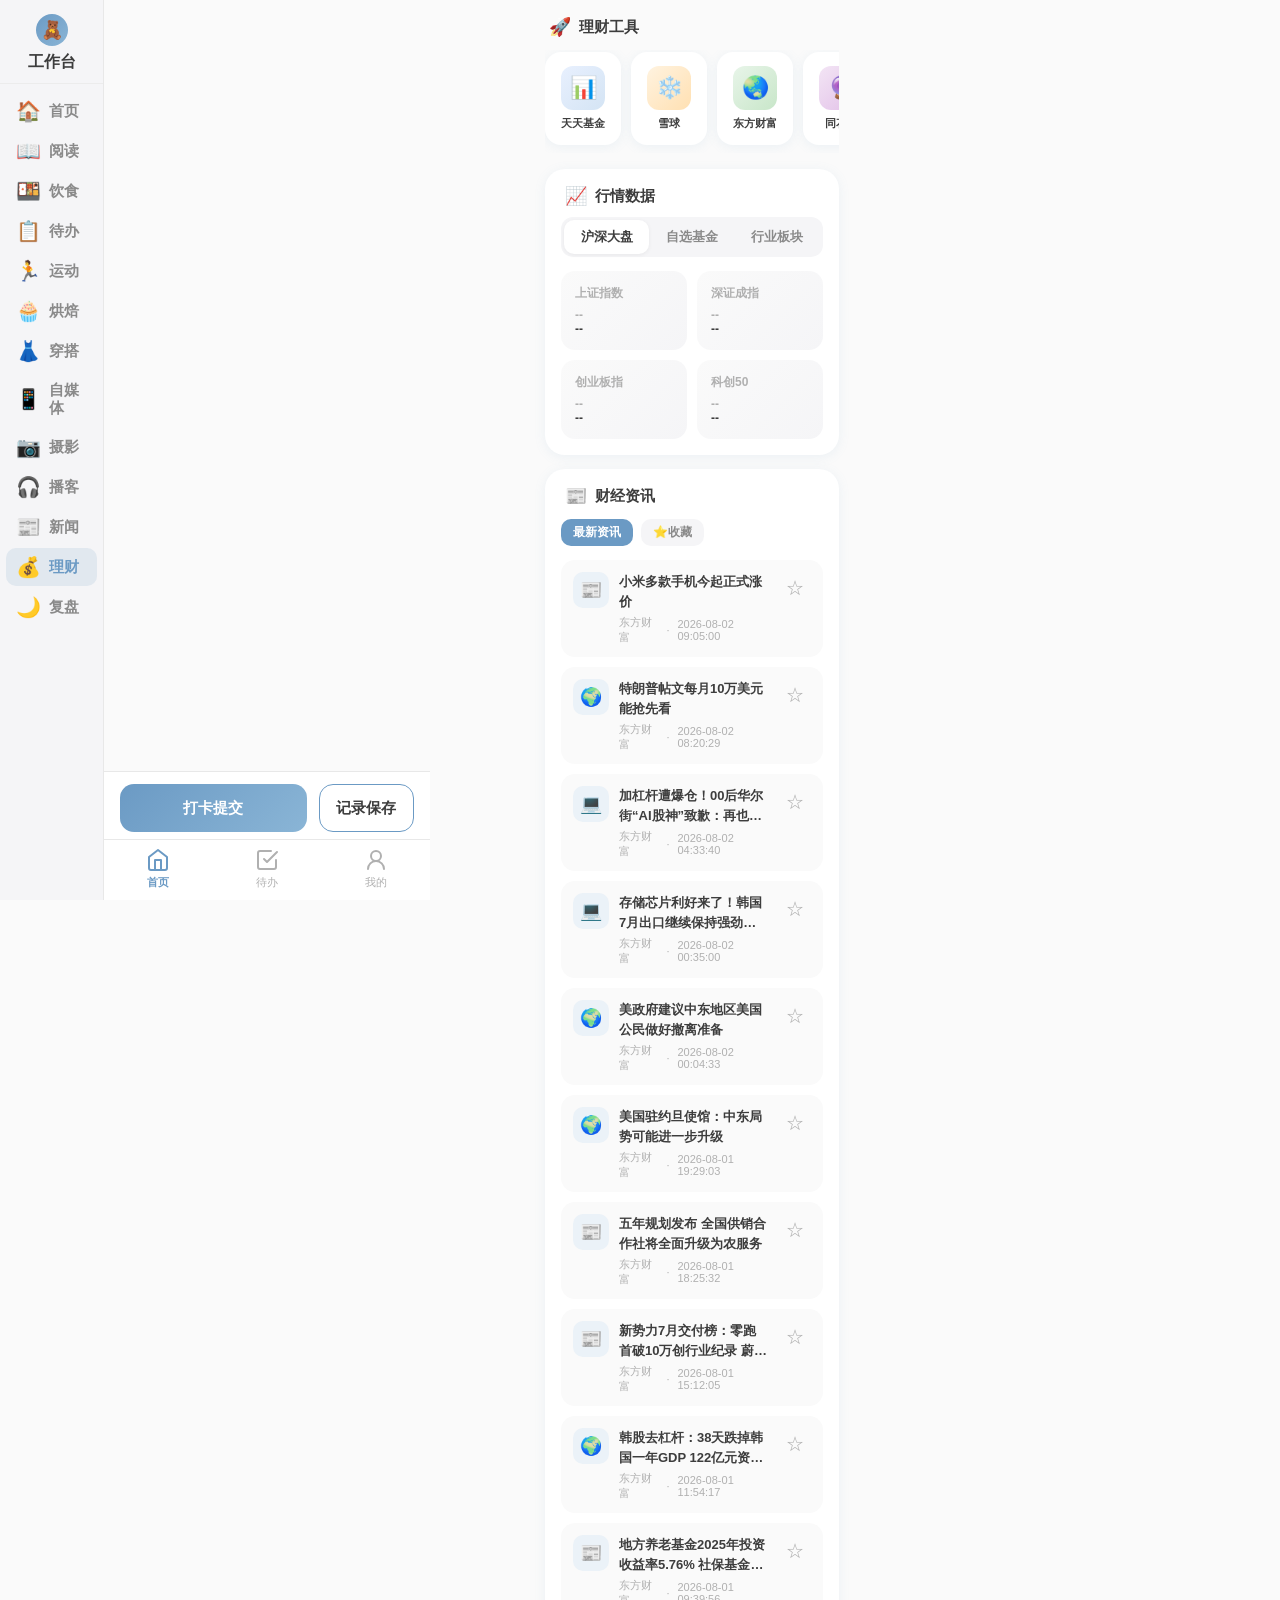
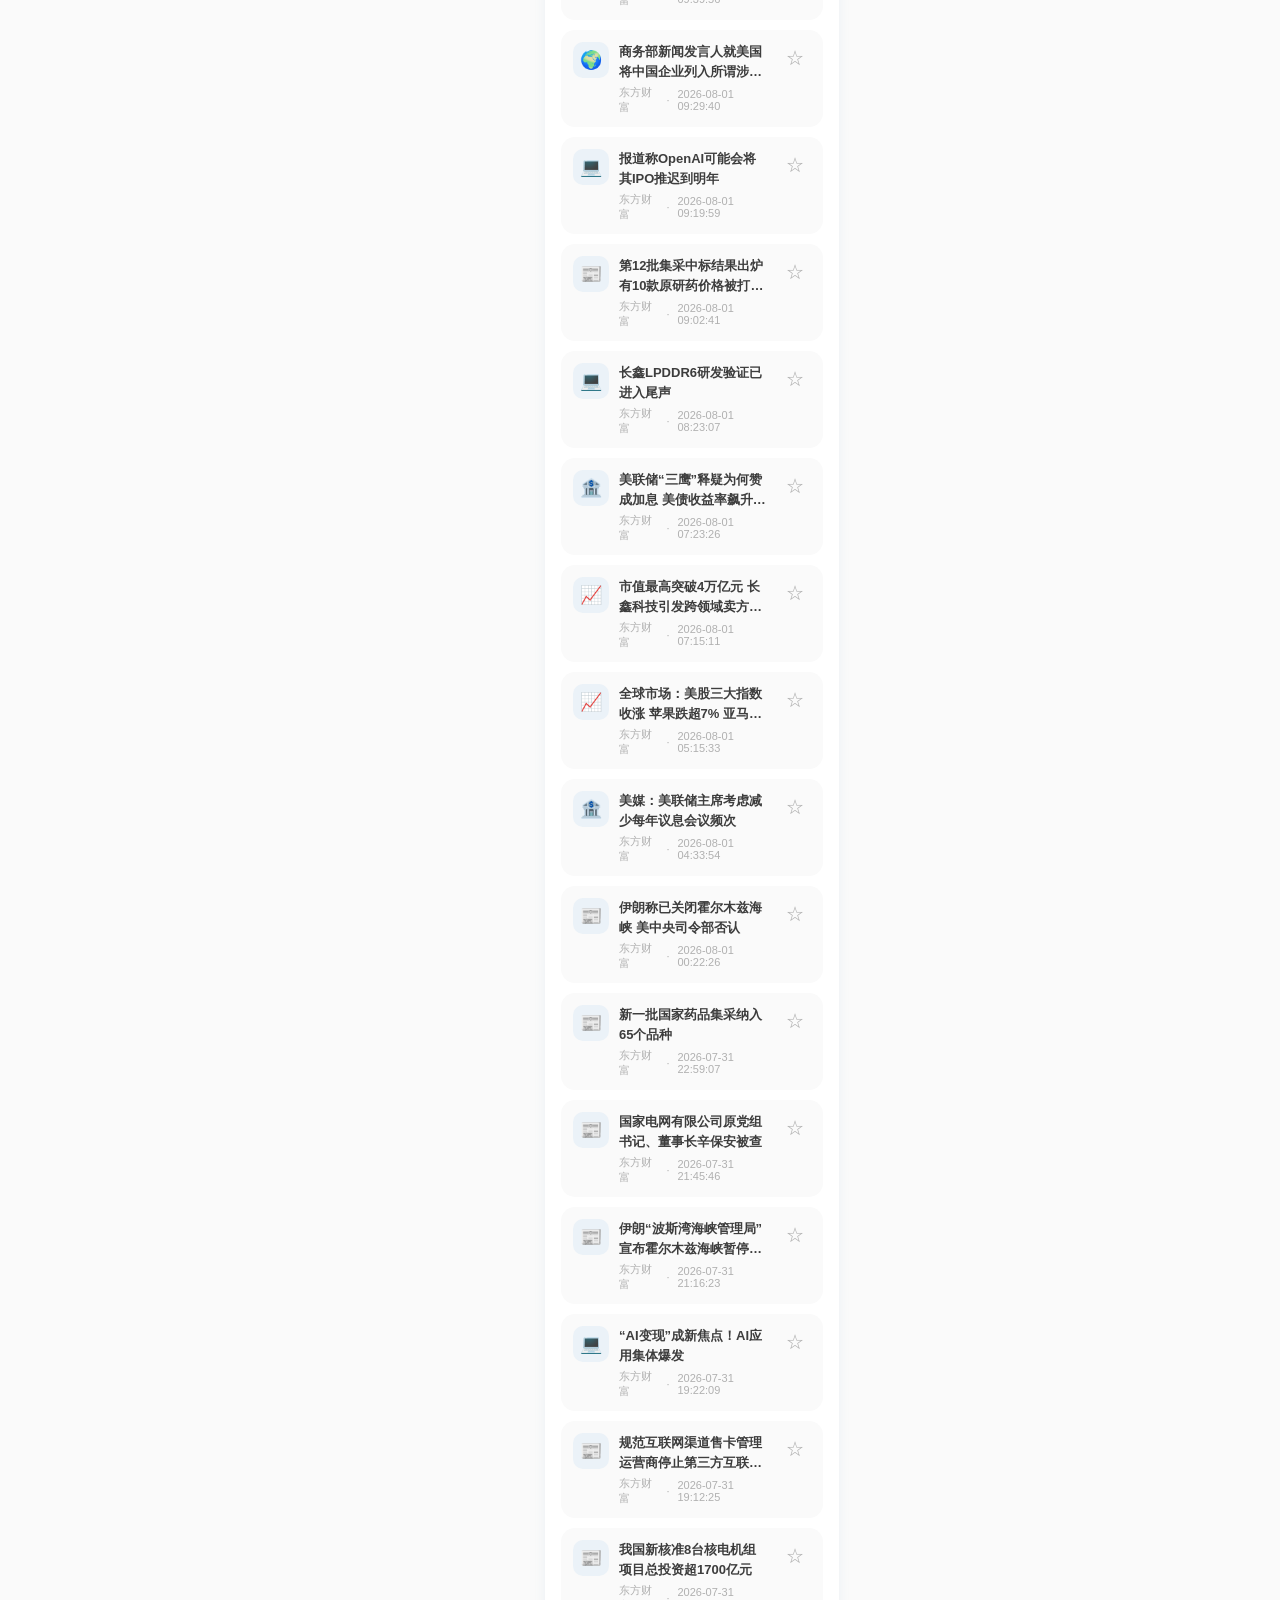
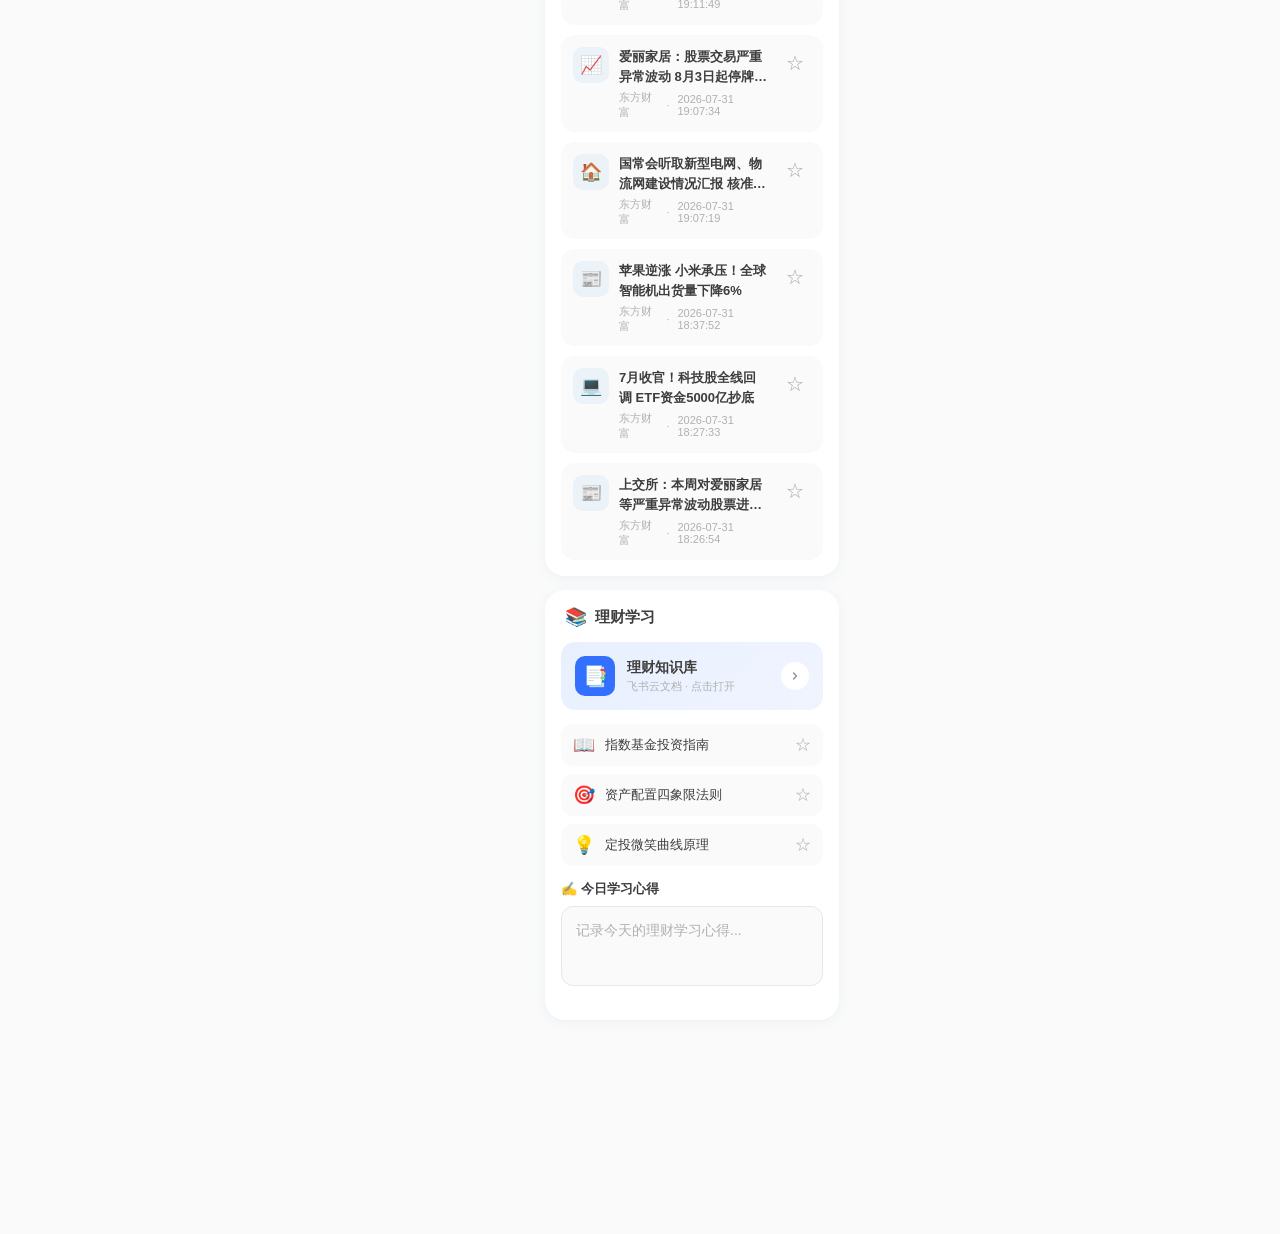
<file: detail-finance.html>
<!DOCTYPE html>
<html lang="zh-CN">
<head>
<meta charset="UTF-8">
<meta name="viewport" content="width=device-width, initial-scale=1.0, maximum-scale=1.0, user-scalable=no">
<title>💰 理财</title>
<style>
/* ============================================
   理财页 - 蓝灰薄荷主色调（与首页一致）
   ============================================ */
:root {
  --gold: #6B9AC4;
  --gold-light: #EBF2F8;
  --gold-lighter: #F5F8FC;
  --mint: #6B9AC4;
  --mint-light: #EBF2F8;
  --choco: #3D3D3D;
  --choco-light: #8A8A8A;
  --choco-hint: #B0B0B0;
  --border: #E8E8E8;
  --white: #FFFFFF;
  --up: #E74C3C;
  --down: #27AE60;
  --shadow: 0 2px 12px rgba(107, 154, 196, 0.10);
}
*, *::before, *::after { margin: 0; padding: 0; box-sizing: border-box; }
body {
  font-family: -apple-system, BlinkMacSystemFont, 'PingFang SC', 'Noto Sans CJK SC', sans-serif;
  background: #FAFAFA;
  color: var(--choco);
  min-height: 100vh;
  max-width: 430px;
  margin: 0 auto;
  -webkit-font-smoothing: antialiased;
  padding-bottom: 200px;
  padding-left: 104px;
}

/* --- 顶部导航栏 --- */
.header {
  position: sticky; top: 0; z-index: 100;
  display: flex; align-items: center; justify-content: space-between;
  height: 56px; padding: 0 16px;
  background: var(--white);
  border-bottom: 1px solid var(--border);
}
.header-back {
  width: 36px; height: 36px; border: none; border-radius: 50%;
  background: var(--mint-light); display: flex; align-items: center; justify-content: center;
  text-decoration: none; color: var(--choco); font-size: 18px; flex-shrink: 0;
}
.header-back:active { transform: scale(0.92); }
.header-title { flex: 1; text-align: center; font-size: 17px; font-weight: 600; color: var(--choco); }
.header-drawer {
  width: 36px; height: 36px; border: none; border-radius: 50%;
  background: var(--gold); display: flex; align-items: center; justify-content: center;
  cursor: pointer; flex-shrink: 0;
}
.header-drawer:active { transform: scale(0.92); }
.header-drawer span { display: block; width: 14px; height: 2px; background: var(--white); border-radius: 1px; margin: 1.5px 0; }

/* --- 主体内容 --- */
.main { padding: 16px 16px 0; }

/* --- 通用标题 --- */
.section-title {
  font-size: 15px; font-weight: 600; color: var(--choco);
  margin-bottom: 12px; display: flex; align-items: center; gap: 8px;
  padding: 0 4px;
}
.section-title .emoji { font-size: 18px; }

/* ============================================
   第1块：快捷跳转板块
   ============================================ */
.app-grid {
  display: flex; gap: 10px;
  overflow-x: auto;
  padding: 2px 0 8px;
  -webkit-overflow-scrolling: touch;
  scrollbar-width: none;
  margin-bottom: 16px;
}
.app-grid::-webkit-scrollbar { display: none; }
.app-btn {
  flex-shrink: 0;
  display: flex; flex-direction: column; align-items: center; gap: 6px;
  padding: 14px 12px;
  background: var(--white);
  border-radius: 16px;
  box-shadow: var(--shadow);
  cursor: pointer;
  transition: transform 0.2s;
  min-width: 76px;
}
.app-btn:active { transform: scale(0.95); }
.app-btn-icon {
  width: 44px; height: 44px; border-radius: 12px;
  display: flex; align-items: center; justify-content: center;
  font-size: 22px; flex-shrink: 0;
}
.app-btn-icon.fund { background: linear-gradient(135deg, #E8F0FE, #D4E4F4); }
.app-btn-icon.xueqiu { background: linear-gradient(135deg, #FFF3E0, #FFE0B2); }
.app-btn-icon.east { background: linear-gradient(135deg, #E8F5E9, #C8E6C9); }
.app-btn-icon.ths { background: linear-gradient(135deg, #F3E5F5, #E1BEE7); }
.app-btn-icon.etf { background: linear-gradient(135deg, #E0F2F1, #B2DFDB); }
.app-btn-icon.alipay { background: linear-gradient(135deg, #E3F2FD, #BBDEFB); }
.app-btn-name {
  font-size: 11px; font-weight: 600; color: var(--choco);
  white-space: nowrap;
}

/* ============================================
   第2块：行情数据板块
   ============================================ */
.market-card {
  background: var(--white);
  border-radius: 20px;
  padding: 16px;
  margin-bottom: 14px;
  box-shadow: var(--shadow);
}
.market-tabs {
  display: flex;
  background: #F5F5F7;
  border-radius: 12px;
  padding: 3px;
  margin-bottom: 14px;
}
.market-tab {
  flex: 1;
  padding: 8px 0;
  border: none; border-radius: 10px;
  background: transparent;
  font-size: 13px; font-weight: 600;
  color: var(--choco-light);
  cursor: pointer;
  transition: all 0.2s;
  font-family: inherit;
}
.market-tab.active {
  background: var(--white);
  color: var(--choco);
  box-shadow: 0 1px 4px rgba(0,0,0,0.06);
}
.market-tab:active { transform: scale(0.97); }

/* 指数卡片 */
.index-grid {
  display: grid;
  grid-template-columns: 1fr 1fr;
  gap: 10px;
}
.index-item {
  padding: 14px;
  background: linear-gradient(135deg, #FAFAFA, #F5F5F7);
  border-radius: 14px;
  cursor: pointer;
  transition: transform 0.2s;
}
.index-item:active { transform: scale(0.97); }
.index-name {
  font-size: 12px; font-weight: 600; color: var(--choco-hint);
  margin-bottom: 6px;
}
.index-price {
  font-size: 20px; font-weight: 700; color: var(--choco);
  margin-bottom: 4px;
}
.index-change {
  font-size: 12px; font-weight: 600;
}
.index-change.up { color: var(--up); }
.index-change.down { color: var(--down); }
.index-change.flat { color: var(--choco-hint); }

/* 基金列表 */
.fund-list { display: flex; flex-direction: column; gap: 8px; }
.fund-item {
  display: flex; align-items: center; justify-content: space-between;
  padding: 12px 14px;
  background: #FAFAFA;
  border-radius: 12px;
}
.fund-left { flex: 1; min-width: 0; }
.fund-name { font-size: 13px; font-weight: 600; color: var(--choco); margin-bottom: 2px; }
.fund-code { font-size: 11px; color: var(--choco-hint); }
.fund-right { text-align: right; }
.fund-nav { font-size: 14px; font-weight: 600; color: var(--choco); }
.fund-rate { font-size: 12px; font-weight: 600; }
.fund-rate.up { color: var(--up); }
.fund-rate.down { color: var(--down); }

/* 行业板块 */
.sector-grid {
  display: grid;
  grid-template-columns: repeat(3, 1fr);
  gap: 8px;
}
.sector-item {
  padding: 12px 8px;
  background: #FAFAFA;
  border-radius: 12px;
  text-align: center;
  cursor: pointer;
  transition: transform 0.2s;
}
.sector-item:active { transform: scale(0.97); }
.sector-name { font-size: 12px; font-weight: 600; color: var(--choco); margin-bottom: 2px; }
.sector-code { font-size: 9px; color: var(--choco-hint); margin-bottom: 4px; line-height: 1; }
.sector-rate { font-size: 13px; font-weight: 700; }
.sector-rate.up { color: var(--up); }
.sector-rate.down { color: var(--down); }

/* 添加自选 */
.add-fund-btn {
  display: flex; align-items: center; justify-content: center;
  gap: 6px;
  padding: 10px;
  border: 1.5px dashed var(--border);
  border-radius: 12px;
  background: var(--white);
  color: var(--choco-hint);
  font-size: 13px; font-weight: 500;
  cursor: pointer;
  margin-top: 8px;
  transition: all 0.2s;
  font-family: inherit;
}
.add-fund-btn:active { background: var(--mint-light); border-color: var(--mint); color: var(--mint); }

/* 弹窗 */
.modal-overlay {
  position: fixed; top: 0; left: 0; right: 0; bottom: 0;
  background: rgba(0,0,0,0.4); z-index: 500;
  opacity: 0; visibility: hidden; transition: all 0.3s;
}
.modal-overlay.open { opacity: 1; visibility: visible; }
.modal {
  position: fixed; bottom: 0; left: 104px; right: 0;
  width: auto; max-width: calc(430px - 104px); margin: 0 auto;
  background: var(--white); border-radius: 24px 24px 0 0;
  padding: 24px 20px calc(24px + env(safe-area-inset-bottom, 20px));
  z-index: 501; transition: transform 0.35s cubic-bezier(0.32,0.72,0,1);
  transform: translateY(100%);
}
.modal.open { transform: translateY(0); }
.modal-title { font-size: 17px; font-weight: 600; color: var(--choco); text-align: center; margin-bottom: 20px; }
.modal-input {
  width: 100%; height: 48px;
  border: 1.5px solid var(--border); border-radius: 12px;
  padding: 0 14px; font-size: 14px; font-family: inherit;
  color: var(--choco); margin-bottom: 16px;
  outline: none; transition: border 0.2s;
}
.modal-input:focus { border-color: var(--gold); }
.modal-btn {
  width: 100%; height: 48px;
  border: none; border-radius: 14px;
  background: linear-gradient(135deg, var(--gold), #8AB5D6);
  color: var(--white); font-size: 15px; font-weight: 600;
  cursor: pointer; transition: transform 0.15s;
  font-family: inherit;
}
.modal-btn:active { transform: scale(0.97); }

/* ============================================
   第3块：财经资讯信息流
   ============================================ */
.news-card {
  background: var(--white);
  border-radius: 20px;
  padding: 16px;
  margin-bottom: 14px;
  box-shadow: var(--shadow);
}
.news-list { display: flex; flex-direction: column; gap: 10px; }
.news-item {
  display: flex; align-items: flex-start; gap: 10px;
  padding: 12px;
  background: #FAFAFA;
  border-radius: 14px;
  cursor: pointer;
  transition: all 0.2s;
  position: relative;
}
.news-item:active { transform: scale(0.98); }
.news-emoji {
  width: 36px; height: 36px; border-radius: 10px;
  background: var(--gold-light);
  display: flex; align-items: center; justify-content: center;
  font-size: 18px; flex-shrink: 0;
}
.news-body { flex: 1; min-width: 0; }
.news-title {
  font-size: 13px; font-weight: 600; color: var(--choco);
  line-height: 1.5;
  display: -webkit-box; -webkit-line-clamp: 2; -webkit-box-orient: vertical;
  overflow: hidden;
  margin-bottom: 4px;
}
.news-meta {
  display: flex; align-items: center; gap: 8px;
  font-size: 11px; color: var(--choco-hint);
}
.news-star {
  width: 32px; height: 32px; border-radius: 50%;
  border: none; background: transparent;
  display: flex; align-items: center; justify-content: center;
  font-size: 18px; flex-shrink: 0; cursor: pointer;
  transition: transform 0.2s; color: var(--choco-hint);
}
.news-star:active { transform: scale(0.85); }
.news-star.starred { color: var(--gold); }

/* ============================================
   第4块：理财打卡区域
   ============================================ */
.checkin-card {
  background: var(--white);
  border-radius: 20px;
  padding: 16px;
  margin-bottom: 14px;
  box-shadow: var(--shadow);
}
.feishu-link {
  display: flex; align-items: center; gap: 12px;
  padding: 14px;
  background: linear-gradient(135deg, #E8F0FE, #F0F4FF);
  border-radius: 14px;
  cursor: pointer;
  transition: transform 0.2s;
  margin-bottom: 14px;
  text-decoration: none;
}
.feishu-link:active { transform: scale(0.98); }
.feishu-icon {
  width: 40px; height: 40px; border-radius: 10px;
  background: #3370FF;
  display: flex; align-items: center; justify-content: center;
  font-size: 20px; flex-shrink: 0;
}
.feishu-body { flex: 1; min-width: 0; }
.feishu-title { font-size: 14px; font-weight: 600; color: var(--choco); margin-bottom: 2px; }
.feishu-desc { font-size: 11px; color: var(--choco-hint); }
.feishu-arrow {
  width: 28px; height: 28px; border-radius: 50%;
  background: var(--white);
  display: flex; align-items: center; justify-content: center;
  flex-shrink: 0;
}
.feishu-arrow svg { width: 12px; height: 12px; color: var(--choco-light); }

.collection-list { display: flex; flex-direction: column; gap: 8px; margin-bottom: 14px; }
.collection-item {
  display: flex; align-items: center; gap: 10px;
  padding: 10px 12px;
  background: #FAFAFA;
  border-radius: 12px;
  cursor: pointer;
  transition: transform 0.2s;
}
.collection-item:active { transform: scale(0.98); }
.collection-emoji { font-size: 18px; flex-shrink: 0; }
.collection-name { font-size: 13px; font-weight: 500; color: var(--choco); flex: 1; }
.collection-star { font-size: 16px; color: var(--choco-hint); flex-shrink: 0; transition: color 0.2s; }
.collection-item.starred .collection-star { color: var(--gold); }

.note-textarea {
  width: 100%; min-height: 80px;
  border: 1.5px solid var(--border);
  border-radius: 12px;
  padding: 12px 14px;
  font-size: 14px; font-family: inherit;
  color: var(--choco); background: #FAFAFA;
  resize: none; outline: none; line-height: 1.6;
  transition: border 0.2s;
  margin-bottom: 14px;
}
.note-textarea:focus { border-color: var(--gold); background: var(--white); }
.note-textarea::placeholder { color: var(--choco-hint); }

/* --- 底部操作栏 --- */
.footer {
  position: fixed; bottom: 56px; left: 104px; right: 0; width: auto; max-width: calc(430px - 104px);
  display: flex; gap: 12px;
  padding: 12px 16px;
  padding-bottom: max(12px, env(safe-area-inset-bottom));
  background: rgba(255, 255, 255, 0.95);
  backdrop-filter: blur(12px);
  border-top: 1px solid var(--border);
  z-index: 50;
}
.btn-primary {
  flex: 2; height: 48px; border: none; border-radius: 14px;
  background: linear-gradient(135deg, var(--gold), #8AB5D6); color: var(--white);
  font-size: 15px; font-weight: 600; cursor: pointer;
  display: flex; align-items: center; justify-content: center; gap: 6px;
  transition: transform 0.15s;
}
.btn-primary:active { transform: scale(0.97); }
.btn-primary.checked { background: var(--gold-light); color: var(--choco); border: 1.5px solid var(--gold); }
.btn-secondary {
  flex: 1; height: 48px; border: 1.5px solid var(--gold); border-radius: 14px;
  background: var(--white); color: var(--choco);
  font-size: 15px; font-weight: 600; cursor: pointer;
  display: flex; align-items: center; justify-content: center; gap: 6px;
  transition: all 0.2s;
}
.btn-secondary:active { background: var(--gold-light); transform: scale(0.97); }

/* --- Toast --- */
.toast {
  position: fixed; top: 50%; left: 50%;
  transform: translate(-50%, -50%) scale(0.8);
  background: rgba(61, 61, 61, 0.92); color: #fff;
  padding: 14px 22px; border-radius: 14px;
  font-size: 13px; font-weight: 500;
  z-index: 999; opacity: 0; visibility: hidden;
  transition: all 0.3s cubic-bezier(0.34, 1.56, 0.64, 1);
  white-space: nowrap;
}
.toast.show { opacity: 1; visibility: visible; transform: translate(-50%, -50%) scale(1); }

/* ===== 底部导航栏 ===== */
.bottom-nav { position: fixed; bottom: 0; left: 104px; right: 0; width: auto; max-width: calc(430px - 104px); display: flex; background: rgba(255,255,255,0.95); backdrop-filter: blur(16px); -webkit-backdrop-filter: blur(16px); border-top: 1px solid #E8E8E8; z-index: 200; padding-bottom: env(safe-area-inset-bottom, 0); }
.nav-tab { flex: 1; display: flex; flex-direction: column; align-items: center; justify-content: center; gap: 3px; padding: 8px 0 10px; cursor: pointer; background: none; border: none; transition: all 0.2s; font-family: inherit; }
.nav-tab:active { transform: scale(0.92); }
.nav-tab svg { width: 24px; height: 24px; color: #B0B0B0; transition: color 0.2s; }
.nav-tab .nav-tab-label { font-size: 11px; color: #B0B0B0; font-weight: 500; transition: color 0.2s; }
.nav-tab.active svg { color: var(--gold); }
.nav-tab.active .nav-tab-label { color: var(--gold); font-weight: 600; }

/* ===== 左侧固定侧边栏 ===== */
.sidebar { position: fixed; top: 0; left: 0; width: 104px; height: 100vh; background: #F5F5F7; z-index: 250; display: flex; flex-direction: column; border-right: 1px solid #E8E8E8; }
.sidebar-header { padding: 14px 10px 10px; border-bottom: 1px solid #ECECEC; flex-shrink: 0; }
.sidebar-avatar { width: 32px; height: 32px; border-radius: 50%; background: linear-gradient(135deg, var(--gold) 0%, #8AB5D6 100%); margin: 0 auto 6px; display: flex; align-items: center; justify-content: center; font-size: 18px; }
.sidebar-name { font-size: 16px; font-weight: 700; color: #3D3D3D; line-height: 1.3; text-align: center; }
.sidebar-menu { flex: 1; overflow-y: auto; padding: 6px 0; -webkit-overflow-scrolling: touch; }
.sidebar-menu::-webkit-scrollbar { display: none; }
.sidebar-item { display: flex; flex-direction: row; align-items: center; gap: 8px; padding: 9px 10px; cursor: pointer; text-decoration: none; color: #8A8A8A; transition: all 0.2s; margin: 2px 6px; border-radius: 10px; }
.sidebar-item:active { transform: scale(0.95); }
.sidebar-item .sb-icon { font-size: 20px; line-height: 1; flex-shrink: 0; }
.sidebar-item .sb-label { font-size: 15px; font-weight: 600; line-height: 1.2; }
.sidebar-item.active { background: rgba(107, 154, 196, 0.15); color: var(--gold); }
.sidebar-item.active .sb-label { font-weight: 700; }

/* 资讯源标签 */
.news-tabs { display: flex; gap: 8px; margin-bottom: 12px; overflow-x: auto; scrollbar-width: none; padding: 2px 0; }
.news-tabs::-webkit-scrollbar { display: none; }
.news-tab-btn {
  padding: 5px 12px; border-radius: 10px;
  border: none; background: #F5F5F7;
  font-size: 12px; font-weight: 600; color: var(--choco-light);
  cursor: pointer; transition: all 0.2s; flex-shrink: 0;
  font-family: inherit;
}
.news-tab-btn.active { background: var(--gold); color: var(--white); }
</style>
<meta name="theme-color" content="#6B9AC4">
<meta name="apple-mobile-web-app-capable" content="yes">
<meta name="apple-mobile-web-app-status-bar-style" content="default">
<link rel="apple-touch-icon" href="icons/apple-touch-icon.png">
<link rel="manifest" href="manifest.json">
<link rel="icon" type="image/png" href="icons/favicon-32.png">
</head>
<body>

<!-- ===== 左侧固定侧边栏 ===== -->
<div class="sidebar">
  <div class="sidebar-header">
    <div class="sidebar-avatar">🧸</div>
    <div class="sidebar-name">工作台</div>
  </div>
  <div class="sidebar-menu">
    <a class="sidebar-item" href="index.html"><span class="sb-icon">🏠</span><span class="sb-label">首页</span></a>
    <a class="sidebar-item" href="detail-reading.html"><span class="sb-icon">📖</span><span class="sb-label">阅读</span></a>
    <a class="sidebar-item" href="detail-eating.html"><span class="sb-icon">🍱</span><span class="sb-label">饮食</span></a>
    <a class="sidebar-item" href="detail-weight.html"><span class="sb-icon">📋</span><span class="sb-label">待办</span></a>
    <a class="sidebar-item" href="detail-exercise.html"><span class="sb-icon">🏃</span><span class="sb-label">运动</span></a>
    <a class="sidebar-item" href="detail-baking.html"><span class="sb-icon">🧁</span><span class="sb-label">烘焙</span></a>
    <a class="sidebar-item" href="detail-fashion.html"><span class="sb-icon">👗</span><span class="sb-label">穿搭</span></a>
    <a class="sidebar-item" href="detail-media.html"><span class="sb-icon">📱</span><span class="sb-label">自媒体</span></a>
    <a class="sidebar-item" href="detail-photo.html"><span class="sb-icon">📷</span><span class="sb-label">摄影</span></a>
    <a class="sidebar-item" href="detail-podcast.html"><span class="sb-icon">🎧</span><span class="sb-label">播客</span></a>
    <a class="sidebar-item" href="detail-news.html"><span class="sb-icon">📰</span><span class="sb-label">新闻</span></a>
    <a class="sidebar-item active" href="detail-finance.html"><span class="sb-icon">💰</span><span class="sb-label">理财</span></a>
    <a class="sidebar-item" href="detail-review.html"><span class="sb-icon">🌙</span><span class="sb-label">复盘</span></a>
  </div>
</div>

<!-- ===== 主体内容 ===== -->
<div class="main">

  <!-- 第1块：快捷跳转板块 -->
  <div class="section-title"><span class="emoji">🚀</span>理财工具</div>
  <div class="app-grid">
    <div class="app-btn" data-url="https://fund.eastmoney.com/">
      <div class="app-btn-icon fund">📊</div>
      <div class="app-btn-name">天天基金</div>
    </div>
    <div class="app-btn" data-url="https://xueqiu.com/">
      <div class="app-btn-icon xueqiu">❄️</div>
      <div class="app-btn-name">雪球</div>
    </div>
    <div class="app-btn" data-url="https://quote.eastmoney.com/center/">
      <div class="app-btn-icon east">🌏</div>
      <div class="app-btn-name">东方财富</div>
    </div>
    <div class="app-btn" data-url="https://basic.10jqka.com.cn/">
      <div class="app-btn-icon ths">🔮</div>
      <div class="app-btn-name">同花顺</div>
    </div>
    <div class="app-btn" data-url="https://www.etf.com/">
      <div class="app-btn-icon etf">📈</div>
      <div class="app-btn-name">ETF大全</div>
    </div>
    <div class="app-btn" data-url="https://www.alipay.com/">
      <div class="app-btn-icon alipay">💳</div>
      <div class="app-btn-name">支付宝</div>
    </div>
  </div>

  <!-- 第2块：行情数据板块 -->
  <div class="market-card">
    <div class="section-title" style="margin-bottom:10px;"><span class="emoji">📈</span>行情数据</div>
    <div class="market-tabs">
      <button class="market-tab active" data-tab="index">沪深大盘</button>
      <button class="market-tab" data-tab="fund">自选基金</button>
      <button class="market-tab" data-tab="sector">行业板块</button>
    </div>

    <!-- 沪深大盘 -->
    <div class="tab-panel" id="panel-index">
      <div class="index-grid">
        <div class="index-item" data-code="sh000001">
          <div class="index-name">上证指数</div>
          <div class="index-price" id="sh-price">--</div>
          <div class="index-change" id="sh-change">--</div>
        </div>
        <div class="index-item" data-code="sz399001">
          <div class="index-name">深证成指</div>
          <div class="index-price" id="sz-price">--</div>
          <div class="index-change" id="sz-change">--</div>
        </div>
        <div class="index-item" data-code="sz399006">
          <div class="index-name">创业板指</div>
          <div class="index-price" id="cy-price">--</div>
          <div class="index-change" id="cy-change">--</div>
        </div>
        <div class="index-item" data-code="sh000688">
          <div class="index-name">科创50</div>
          <div class="index-price" id="kc-price">--</div>
          <div class="index-change" id="kc-change">--</div>
        </div>
      </div>
    </div>

    <!-- 自选基金 -->
    <div class="tab-panel" id="panel-fund" style="display:none;">
      <div class="fund-list" id="fundList">
        <div class="fund-item" data-code="510300">
          <div class="fund-left">
            <div class="fund-name">沪深300ETF</div>
            <div class="fund-code">510300</div>
          </div>
          <div class="fund-right">
            <div class="fund-nav">--</div>
            <div class="fund-rate flat">--</div>
          </div>
        </div>
        <div class="fund-item" data-code="510500">
          <div class="fund-left">
            <div class="fund-name">中证500ETF</div>
            <div class="fund-code">510500</div>
          </div>
          <div class="fund-right">
            <div class="fund-nav">--</div>
            <div class="fund-rate flat">--</div>
          </div>
        </div>
        <div class="fund-item" data-code="159915">
          <div class="fund-left">
            <div class="fund-name">创业板ETF</div>
            <div class="fund-code">159915</div>
          </div>
          <div class="fund-right">
            <div class="fund-nav">--</div>
            <div class="fund-rate flat">--</div>
          </div>
        </div>
      </div>
      <button class="add-fund-btn" id="addFundBtn">+ 添加自选基金</button>
    </div>

    <!-- 行业板块 -->
    <div class="tab-panel" id="panel-sector" style="display:none;">
      <div class="sector-grid">
        <div class="sector-item" data-code="sh512480"><div class="sector-name">半导体</div><div class="sector-code">512480</div><div class="sector-rate flat">--</div></div>
        <div class="sector-item" data-code="sh516160"><div class="sector-name">新能源</div><div class="sector-code">516160</div><div class="sector-rate flat">--</div></div>
        <div class="sector-item" data-code="sh512690"><div class="sector-name">白酒</div><div class="sector-code">512690</div><div class="sector-rate flat">--</div></div>
        <div class="sector-item" data-code="sh512010"><div class="sector-name">医药</div><div class="sector-code">512010</div><div class="sector-rate flat">--</div></div>
        <div class="sector-item" data-code="sh512800"><div class="sector-name">银行</div><div class="sector-code">512800</div><div class="sector-rate flat">--</div></div>
        <div class="sector-item" data-code="sh512000"><div class="sector-name">券商</div><div class="sector-code">512000</div><div class="sector-rate flat">--</div></div>
        <div class="sector-item" data-code="sh515000"><div class="sector-name">人工智能</div><div class="sector-code">515000</div><div class="sector-rate flat">--</div></div>
        <div class="sector-item" data-code="sh512200"><div class="sector-name">房地产</div><div class="sector-code">512200</div><div class="sector-rate flat">--</div></div>
        <div class="sector-item" data-code="sh512660"><div class="sector-name">军工</div><div class="sector-code">512660</div><div class="sector-rate flat">--</div></div>
      </div>
    </div>
  </div>

  <!-- 第3块：财经资讯信息流 -->
  <div class="news-card">
    <div class="section-title" style="margin-bottom:10px;"><span class="emoji">📰</span>财经资讯</div>
    <div class="news-tabs">
      <button class="news-tab-btn active" data-news="latest">最新资讯</button>
      <button class="news-tab-btn" data-news="fav">⭐收藏</button>
    </div>
    <div class="news-list" id="newsList">
      <div style="text-align:center;padding:20px;color:#B0B0B0;font-size:13px;">正在加载实时财经资讯...</div>
    </div>
  </div>

  <!-- 第4块：理财打卡区域 -->
  <div class="checkin-card">
    <div class="section-title" style="margin-bottom:14px;"><span class="emoji">📚</span>理财学习</div>

    <!-- 飞书文档 -->
    <a class="feishu-link" href="https://bg2633jeoj.feishu.cn/wiki/W4uswsSWyi6wtaksK6QclH3lnAc?from=from_copylink" target="_blank">
      <div class="feishu-icon">📑</div>
      <div class="feishu-body">
        <div class="feishu-title">理财知识库</div>
        <div class="feishu-desc">飞书云文档 · 点击打开</div>
      </div>
      <div class="feishu-arrow">
        <svg viewBox="0 0 24 24" fill="none" stroke="currentColor" stroke-width="2.5" stroke-linecap="round"><path d="M9 18l6-6-6-6"/></svg>
      </div>
    </a>

    <!-- 收藏干货 -->
    <div class="collection-list" id="collectionList">
      <div class="collection-item" data-col="c1">
        <span class="collection-emoji">📖</span>
        <span class="collection-name">指数基金投资指南</span>
        <span class="collection-star">☆</span>
      </div>
      <div class="collection-item" data-col="c2">
        <span class="collection-emoji">🎯</span>
        <span class="collection-name">资产配置四象限法则</span>
        <span class="collection-star">☆</span>
      </div>
      <div class="collection-item" data-col="c3">
        <span class="collection-emoji">💡</span>
        <span class="collection-name">定投微笑曲线原理</span>
        <span class="collection-star">☆</span>
      </div>
    </div>

    <!-- 打卡心得 -->
    <div style="font-size:13px;font-weight:600;color:var(--choco);margin-bottom:8px;">✍️ 今日学习心得</div>
    <textarea class="note-textarea" id="noteInput" placeholder="记录今天的理财学习心得..."></textarea>
  </div>

</div>

<!-- 添加自选基金弹窗 -->
<div class="modal-overlay" id="fundModalOverlay">
  <div class="modal" id="fundModal">
    <div class="modal-title">添加自选基金</div>
    <input type="text" class="modal-input" id="fundCodeInput" placeholder="请输入基金代码（如：510300）">
    <input type="text" class="modal-input" id="fundNameInput" placeholder="请输入基金名称（如：沪深300ETF）">
    <button class="modal-btn" id="confirmAddFund">确认添加</button>
  </div>
</div>

<!-- 底部操作栏 -->
<div class="footer">
  <button class="btn-primary" id="checkinBtn">打卡提交</button>
  <button class="btn-secondary" id="saveBtn">记录保存</button>
</div>

<script>
/* ============================================
   行情数据 - 腾讯财经接口（免费无Key，JSONP）
   接口: https://qt.gtimg.cn/q=sh000001,sz399001,...
   返回: v_sh000001="1~上证指数~000001~3832.26~3804.69~..."
   字段: [1]名称 [3]当前价 [4]昨收 [31]涨跌 [32]涨跌幅
   ============================================ */
function fetchMarketData() {
  var codes = 'sh000001,sz399001,sz399006,sh000688';
  var script = document.createElement('script');
  script.src = 'https://qt.gtimg.cn/q=' + codes;
  script.charset = 'GBK';
  script.onerror = function() { useFallbackData(); };
  document.head.appendChild(script);

  window.setTimeout(function() {
    try {
      updateIndexQQ('v_sh000001', 'sh-price', 'sh-change');
      updateIndexQQ('v_sz399001', 'sz-price', 'sz-change');
      updateIndexQQ('v_sz399006', 'cy-price', 'cy-change');
      updateIndexQQ('v_sh000688', 'kc-price', 'kc-change');
    } catch(e) { useFallbackData(); }
    if(script.parentNode) script.parentNode.removeChild(script);
  }, 1200);
}

function updateIndexQQ(varName, priceId, changeId) {
  var raw = window[varName];
  if(!raw) return;
  var parts = raw.split('~');
  if(parts.length < 33) return;
  var name = parts[1];
  var current = parseFloat(parts[3]);
  var change = parseFloat(parts[31]);
  var changePct = parseFloat(parts[32]);
  if(isNaN(current)) return;

  var priceEl = document.getElementById(priceId);
  var changeEl = document.getElementById(changeId);
  var sign = change >= 0 ? '+' : '';
  if(priceEl) priceEl.textContent = current.toFixed(2);
  if(changeEl) {
    changeEl.textContent = sign + change.toFixed(2) + ' (' + sign + changePct.toFixed(2) + '%)';
    changeEl.className = 'index-change ' + (change > 0 ? 'up' : change < 0 ? 'down' : 'flat');
  }
}

function useFallbackData() {
  var fallback = {
    'sh-price': ['--', '数据获取中...', 'flat'],
    'sz-price': ['--', '数据获取中...', 'flat'],
    'cy-price': ['--', '数据获取中...', 'flat'],
    'kc-price': ['--', '数据获取中...', 'flat']
  };
  for(var id in fallback) {
    var el = document.getElementById(id);
    if(el) {
      el.textContent = fallback[id][id.indexOf('price') > -1 ? 0 : 1];
      el.className = 'index-change ' + fallback[id][2];
    }
  }
}

/* ============================================
   自选基金 - 腾讯财经接口（ETF实时行情）
   ============================================ */
function fetchFundData() {
  var codes = 'sh510300,sh510500,sz159915';
  var script = document.createElement('script');
  script.src = 'https://qt.gtimg.cn/q=' + codes;
  script.charset = 'GBK';
  script.onerror = function() {};
  document.head.appendChild(script);

  window.setTimeout(function() {
    updateFundItem('v_sh510300', '510300');
    updateFundItem('v_sh510500', '510500');
    updateFundItem('v_sz159915', '159915');
    if(script.parentNode) script.parentNode.removeChild(script);
  }, 1200);
}

function updateFundItem(varName, code) {
  var raw = window[varName];
  if(!raw) return;
  var parts = raw.split('~');
  if(parts.length < 33) return;
  var current = parseFloat(parts[3]);
  var changePct = parseFloat(parts[32]);
  if(isNaN(current)) return;

  var items = document.querySelectorAll('.fund-item');
  for(var i = 0; i < items.length; i++) {
    var codeEl = items[i].querySelector('.fund-code');
    if(codeEl && codeEl.textContent.trim() === code) {
      var navEl = items[i].querySelector('.fund-nav');
      var rateEl = items[i].querySelector('.fund-rate');
      if(navEl) navEl.textContent = current.toFixed(3);
      if(rateEl) {
        var sign = changePct >= 0 ? '+' : '';
        rateEl.textContent = sign + changePct.toFixed(2) + '%';
        rateEl.className = 'fund-rate ' + (changePct > 0 ? 'up' : changePct < 0 ? 'down' : 'flat');
      }
      break;
    }
  }
}

/* ============================================
   行业板块 - 腾讯财经接口（ETF代表行情）
   ============================================ */
function fetchSectorData() {
  var codes = 'sh512480,sh516160,sh512690,sh512010,sh512800,sh512000,sh515000,sh512200,sh512660';
  var script = document.createElement('script');
  script.src = 'https://qt.gtimg.cn/q=' + codes;
  script.charset = 'GBK';
  script.onerror = function() {};
  document.head.appendChild(script);

  window.setTimeout(function() {
    var map = {
      'v_sh512480': '半导体',
      'v_sh516160': '新能源',
      'v_sh512690': '白酒',
      'v_sh512010': '医药',
      'v_sh512800': '银行',
      'v_sh512000': '券商',
      'v_sh515000': '人工智能',
      'v_sh512200': '房地产',
      'v_sh512660': '军工'
    };
    for(var varName in map) {
      updateSectorItem(varName, map[varName]);
    }
    if(script.parentNode) script.parentNode.removeChild(script);
  }, 1200);
}

function updateSectorItem(varName, sectorName) {
  var raw = window[varName];
  if(!raw) return;
  var parts = raw.split('~');
  if(parts.length < 33) return;
  var changePct = parseFloat(parts[32]);
  if(isNaN(changePct)) return;

  var items = document.querySelectorAll('.sector-item');
  for(var i = 0; i < items.length; i++) {
    var nameEl = items[i].querySelector('.sector-name');
    if(nameEl && nameEl.textContent.trim() === sectorName) {
      var rateEl = items[i].querySelector('.sector-rate');
      if(rateEl) {
        var sign = changePct >= 0 ? '+' : '';
        rateEl.textContent = sign + changePct.toFixed(2) + '%';
        rateEl.className = 'sector-rate ' + (changePct > 0 ? 'up' : changePct < 0 ? 'down' : 'flat');
      }
      break;
    }
  }
}

/* ============================================
   财经资讯 - 本地JSON文件（由GitHub Action定时更新）
   无跨域问题，fetch直接加载 data-finance-news.json
   ============================================ */
var allNewsData = { latest: [], fav: [] };

var newsFromCache = false;
var NEWS_CACHE_KEY = 'news_cache_finance';
var NEWS_CACHE_TTL = 30 * 60 * 1000; /* 30分钟 */

/* 读取本地缓存 */
function getCachedNewsData() {
  try {
    var raw = localStorage.getItem(NEWS_CACHE_KEY);
    if(!raw) return null;
    var obj = JSON.parse(raw);
    if(!obj || !obj.data) return null;
    obj.expired = (Date.now() - (obj.time || 0)) > NEWS_CACHE_TTL;
    return obj;
  } catch(e) {
    return null;
  }
}

/* 保存数据到本地缓存 */
function saveCachedNewsData(data) {
  try {
    localStorage.setItem(NEWS_CACHE_KEY, JSON.stringify({
      data: data,
      time: Date.now()
    }));
  } catch(e) {}
}

/* 解析数据并渲染（兼容新格式 items / 旧格式 LivesList） */
function processNewsData(data) {
  var items = (data && data.items) ? data.items : (data && data.LivesList ? data.LivesList : []);
  if(!items || items.length === 0) return;
  allNewsData.latest = items.map(function(item) {
    var digest = item.digest || item.title || '';
    var emoji = '📰';
    if(digest.indexOf('央行') !== -1 || digest.indexOf('利率') !== -1) emoji = '🏦';
    else if(digest.indexOf('A股') !== -1 || digest.indexOf('指数') !== -1) emoji = '📈';
    else if(digest.indexOf('油价') !== -1 || digest.indexOf('商品') !== -1) emoji = '🛢️';
    else if(digest.indexOf('汇率') !== -1 || digest.indexOf('人民币') !== -1) emoji = '💱';
    else if(digest.indexOf('科技') !== -1 || digest.indexOf('AI') !== -1 || digest.indexOf('芯片') !== -1) emoji = '💻';
    else if(digest.indexOf('房产') !== -1 || digest.indexOf('住房') !== -1) emoji = '🏠';
    else if(digest.indexOf('美联储') !== -1 || digest.indexOf('日本') !== -1 || digest.indexOf('美国') !== -1) emoji = '🌍';

    return {
      id: item.id || item.newsid || '',
      emoji: emoji,
      title: item.title || '',
      source: '东方财富',
      time: item.time || item.showtime || '',
      url: item.url || item.url_m || item.url_w || '',
      digest: digest
    };
  });
  renderNews('latest');
}

function fetchNewsData() {
  /* 先尝试从缓存加载（即时显示，避免空白闪烁） */
  var cached = getCachedNewsData();
  if(cached && cached.data) {
    newsFromCache = true;
    processNewsData(cached.data);
  }

  /* 从本地JSON文件加载（由GitHub Action每小时定时更新，无跨域问题） */
  fetch('data-finance-news.json', { cache: 'no-store' })
    .then(function(response) {
      if(!response.ok) throw new Error('HTTP ' + response.status);
      return response.json();
    })
    .then(function(data) {
      if(data && data.items && data.items.length > 0) {
        processNewsData(data);
        saveCachedNewsData(data);
        newsFromCache = false;
      }
    })
    .catch(function(error) {
      console.error('财经资讯加载失败:', error);
      if(!cached) {
        allNewsData.latest = [
          {id:'fb1', emoji:'⚠️', title:'资讯加载失败，请稍后刷新重试', source:'系统提示', time:'', url:'', digest:''}
        ];
        renderNews('latest');
      }
    });
}

function renderNews(type) {
  var list = document.getElementById('newsList');
  var data = type === 'fav' ? getFavNews() : (allNewsData[type] || allNewsData.latest || []);
  if(type === 'fav' && data.length === 0) {
    list.innerHTML = '<div style="text-align:center;padding:20px;color:#B0B0B0;font-size:13px;">暂无收藏资讯<br>点击资讯右侧☆收藏</div>';
    return;
  }
  list.innerHTML = '';
  /* 缓存数据标注（仅在最新资讯且来自缓存时显示） */
  if(type !== 'fav' && newsFromCache) {
    var notice = document.createElement('div');
    notice.style.cssText = 'text-align:center;padding:8px 12px;color:#E6A23C;font-size:12px;background:rgba(230,162,60,0.08);';
    notice.textContent = '当前为缓存数据（可能非最新）';
    list.appendChild(notice);
  }
  data.forEach(function(item) {
    var div = document.createElement('div');
    div.className = 'news-item';
    div.setAttribute('data-id', item.id);
    if(item.url) div.setAttribute('data-url', item.url);
    var isFav = isNewsFav(item.id);
    var timeStr = item.time || item.time_text || '';
    div.innerHTML = '<div class="news-emoji">' + item.emoji + '</div>' +
      '<div class="news-body"><div class="news-title">' + item.title + '</div>' +
      '<div class="news-meta"><span>' + item.source + '</span><span>·</span><span>' + timeStr + '</span></div></div>' +
      '<button class="news-star ' + (isFav ? 'starred' : '') + '">' + (isFav ? '★' : '☆') + '</button>';
    list.appendChild(div);
  });
  bindStarEvents();
}

function bindNewsClickEvents() {
  var list = document.getElementById('newsList');
  if(!list) return;
  list.addEventListener('click', function(e) {
    if(e.target.closest('.news-star')) return;
    var item = e.target.closest('.news-item');
    if(!item) return;
    var url = item.getAttribute('data-url');
    if(url) window.open(url, '_blank');
  });
}

document.querySelectorAll('.news-tab-btn').forEach(function(btn) {
  btn.addEventListener('click', function() {
    document.querySelectorAll('.news-tab-btn').forEach(function(b) { b.classList.remove('active'); });
    btn.classList.add('active');
    renderNews(btn.getAttribute('data-news'));
  });
});

/* ============================================
   资讯收藏逻辑
   ============================================ */
function getFavNewsIds() {
  try { return JSON.parse(localStorage.getItem('finance_news_fav') || '[]'); }
  catch(e) { return []; }
}
function setFavNewsIds(ids) {
  localStorage.setItem('finance_news_fav', JSON.stringify(ids));
}
function isNewsFav(id) {
  return getFavNewsIds().indexOf(id) !== -1;
}
function toggleNewsFav(id) {
  var ids = getFavNewsIds();
  var idx = ids.indexOf(id);
  if(idx === -1) ids.push(id);
  else ids.splice(idx, 1);
  setFavNewsIds(ids);
}
function getFavNews() {
  var ids = getFavNewsIds();
  return (allNewsData.latest || []).filter(function(item) { return ids.indexOf(item.id) !== -1; });
}
function bindStarEvents() {
  document.querySelectorAll('.news-star').forEach(function(btn) {
    btn.addEventListener('click', function(e) {
      e.stopPropagation();
      var item = btn.closest('.news-item');
      var id = item.getAttribute('data-id');
      toggleNewsFav(id);
      var isFav = isNewsFav(id);
      btn.classList.toggle('starred', isFav);
      btn.textContent = isFav ? '★' : '☆';
      showToast(isFav ? '已收藏 ⭐' : '已取消收藏');
      var activeTab = document.querySelector('.news-tab-btn.active');
      if(activeTab && activeTab.getAttribute('data-news') === 'fav') {
        renderNews('fav');
      }
    });
  });
}

/* ============================================
   标签切换 - 行情数据
   ============================================ */
document.querySelectorAll('.market-tab').forEach(function(tab) {
  tab.addEventListener('click', function() {
    document.querySelectorAll('.market-tab').forEach(function(t) { t.classList.remove('active'); });
    tab.classList.add('active');
    var target = tab.getAttribute('data-tab');
    document.querySelectorAll('.tab-panel').forEach(function(p) { p.style.display = 'none'; });
    var panel = document.getElementById('panel-' + target);
    if(panel) panel.style.display = 'block';
  });
});

/* ============================================
   干货合集收藏
   ============================================ */
function getColFav() {
  try { return JSON.parse(localStorage.getItem('finance_col_fav') || '[]'); }
  catch(e) { return []; }
}
function setColFav(ids) {
  localStorage.setItem('finance_col_fav', JSON.stringify(ids));
}
function isColFav(id) {
  return getColFav().indexOf(id) !== -1;
}
function toggleColFav(id) {
  var ids = getColFav();
  var idx = ids.indexOf(id);
  if(idx === -1) ids.push(id);
  else ids.splice(idx, 1);
  setColFav(ids);
}

function initCollections() {
  document.querySelectorAll('.collection-item').forEach(function(item) {
    var id = item.getAttribute('data-col');
    var star = item.querySelector('.collection-star');
    if(isColFav(id)) {
      item.classList.add('starred');
      if(star) star.textContent = '★';
    }
    item.addEventListener('click', function(e) {
      if(e.target.classList.contains('collection-star')) {
        e.stopPropagation();
        toggleColFav(id);
        var fav = isColFav(id);
        item.classList.toggle('starred', fav);
        if(star) star.textContent = fav ? '★' : '☆';
        showToast(fav ? '已收藏 ⭐' : '已取消收藏');
      }
    });
  });
}

/* ============================================
   添加自选基金
   ============================================ */
var fundModalOverlay = document.getElementById('fundModalOverlay');
var fundModal = document.getElementById('fundModal');
var addFundBtn = document.getElementById('addFundBtn');
var confirmAddFund = document.getElementById('confirmAddFund');
var fundCodeInput = document.getElementById('fundCodeInput');
var fundNameInput = document.getElementById('fundNameInput');

if(addFundBtn) {
  addFundBtn.addEventListener('click', function() {
    fundModalOverlay.classList.add('open');
    fundModal.classList.add('open');
    fundCodeInput.value = '';
    fundNameInput.value = '';
  });
}

if(confirmAddFund) {
  confirmAddFund.addEventListener('click', function() {
    var code = fundCodeInput.value.trim();
    var name = fundNameInput.value.trim();
    if(!code || !name) { showToast('请填写完整信息'); return; }
    addCustomFund(code, name);
    fundModalOverlay.classList.remove('open');
    fundModal.classList.remove('open');
    showToast('添加成功 📈');
  });
}

if(fundModalOverlay) {
  fundModalOverlay.addEventListener('click', function(e) {
    if(e.target === fundModalOverlay) {
      fundModalOverlay.classList.remove('open');
      fundModal.classList.remove('open');
    }
  });
}

function addCustomFund(code, name) {
  var list = document.getElementById('fundList');
  var div = document.createElement('div');
  div.className = 'fund-item';
  div.innerHTML = '<div class="fund-left"><div class="fund-name">' + name + '</div><div class="fund-code">' + code + '</div></div>' +
    '<div class="fund-right"><div class="fund-nav">--</div><div class="fund-rate flat">--</div></div>';
  list.appendChild(div);
  var funds = getCustomFunds();
  funds.push({code: code, name: name});
  localStorage.setItem('finance_custom_funds', JSON.stringify(funds));
}

function getCustomFunds() {
  try { return JSON.parse(localStorage.getItem('finance_custom_funds') || '[]'); }
  catch(e) { return []; }
}

function loadCustomFunds() {
  var funds = getCustomFunds();
  var list = document.getElementById('fundList');
  funds.forEach(function(f) {
    var div = document.createElement('div');
    div.className = 'fund-item';
    div.innerHTML = '<div class="fund-left"><div class="fund-name">' + f.name + '</div><div class="fund-code">' + f.code + '</div></div>' +
      '<div class="fund-right"><div class="fund-nav">--</div><div class="fund-rate flat">--</div></div>';
    list.appendChild(div);
  });
}

/* ============================================
   快捷跳转
   ============================================ */
document.querySelectorAll('.app-btn').forEach(function(btn) {
  btn.addEventListener('click', function() {
    var url = btn.getAttribute('data-url');
    if(url) window.location.href = url;
  });
});

/* ============================================
   打卡逻辑 - 与首页共用 localStorage
   ============================================ */
function getTodayKey(){var n=new Date();return n.getFullYear()+'-'+String(n.getMonth()+1).padStart(2,'0')+'-'+String(n.getDate()).padStart(2,'0')}
function getCheckinRecords(){try{var d=JSON.parse(localStorage.getItem('checkin_records')||'{}');return d[getTodayKey()]||[]}catch(e){return[]}}
function isChecked(id){return getCheckinRecords().indexOf(id)!==-1}
function submitCheckin(id){var d=JSON.parse(localStorage.getItem('checkin_records')||'{}');var t=getTodayKey();if(!d[t])d[t]=[];if(d[t].indexOf(id)===-1){d[t].push(id);localStorage.setItem('checkin_records',JSON.stringify(d))}updateCheckinButton(true);showToast('打卡成功 💰')}
function undoCheckin(id){var d=JSON.parse(localStorage.getItem('checkin_records')||'{}');var t=getTodayKey();if(d[t]){d[t]=d[t].filter(function(i){return i!==id});localStorage.setItem('checkin_records',JSON.stringify(d))}updateCheckinButton(false);showToast('已撤销打卡')}
function toggleCheckin(id){if(isChecked(id)){undoCheckin(id)}else{submitCheckin(id)}}
function updateCheckinButton(checked){var b=document.getElementById('checkinBtn');if(!b)return;if(checked){b.classList.add('checked');b.textContent='✓ 已完成打卡'}else{b.classList.remove('checked');b.textContent='打卡提交'}}

/* Toast */
function showToast(msg){var e=document.getElementById('appToast');if(e)e.remove();var t=document.createElement('div');t.className='toast';t.id='appToast';t.textContent=msg;document.body.appendChild(t);requestAnimationFrame(function(){t.classList.add('show')});setTimeout(function(){t.classList.remove('show');setTimeout(function(){t.remove()},300)},1500)}

/* 事件绑定 */
document.addEventListener('DOMContentLoaded',function(){
  /* 绑定新闻点击事件委托（只需一次） */
  bindNewsClickEvents();

  /* 获取实时行情数据 */
  fetchMarketData();

  /* 获取自选基金实时数据 */
  fetchFundData();

  /* 获取行业板块实时数据 */
  fetchSectorData();

  /* 获取实时财经新闻 */
  fetchNewsData();

  /* 加载自定义基金 */
  loadCustomFunds();

  /* 初始化收藏 */
  initCollections();

  /* 打卡提交 */
  var checkinBtn=document.getElementById('checkinBtn');
  var saveBtn=document.getElementById('saveBtn');

  if(checkinBtn)checkinBtn.addEventListener('click',function(e){
    e.preventDefault();e.stopPropagation();
    var note=document.getElementById('noteInput').value.trim();
    if(!note){showToast('请填写心得内容');return}
    if(!isChecked(11)){submitCheckin(11)}
    else{showToast('今日已打卡 💰')}
  });

  /* 记录保存 */
  if(saveBtn)saveBtn.addEventListener('click',function(e){
    e.preventDefault();e.stopPropagation();
    var note=document.getElementById('noteInput').value.trim();
    if(!note){showToast('暂无内容可保存');return}
    showToast('记录已保存');
  });

  /* 初始化打卡状态 */
  updateCheckinButton(isChecked(11));
});
</script>

<!-- Service Worker 注册 -->
<script>
if ('serviceWorker' in navigator) {
  window.addEventListener('load', function() {
    navigator.serviceWorker.register('./sw.js').catch(function(){});
  });
}
</script>

<!-- ===== 底部导航栏 ===== -->
<div class="bottom-nav">
  <button class="nav-tab active" id="navHome" type="button">
    <svg viewBox="0 0 24 24" fill="none" stroke="currentColor" stroke-width="2" stroke-linecap="round" stroke-linejoin="round"><path d="M3 9l9-7 9 7v11a2 2 0 01-2 2H5a2 2 0 01-2-2z"/><polyline points="9 22 9 12 15 12 15 22"/></svg>
    <span class="nav-tab-label">首页</span>
  </button>
  <button class="nav-tab" id="navTodo" type="button">
    <svg viewBox="0 0 24 24" fill="none" stroke="currentColor" stroke-width="2" stroke-linecap="round" stroke-linejoin="round"><path d="M9 11l3 3L22 4"/><path d="M21 12v7a2 2 0 01-2 2H5a2 2 0 01-2-2V5a2 2 0 012-2h11"/></svg>
    <span class="nav-tab-label">待办</span>
  </button>
  <button class="nav-tab" id="navMine" type="button">
    <svg viewBox="0 0 24 24" fill="none" stroke="currentColor" stroke-width="2" stroke-linecap="round" stroke-linejoin="round"><circle cx="12" cy="8" r="5"/><path d="M20 21a8 8 0 10-16 0"/></svg>
    <span class="nav-tab-label">我的</span>
  </button>
</div>
<script>
document.addEventListener('DOMContentLoaded',function(){
  var h=document.getElementById('navHome'),t=document.getElementById('navTodo'),m=document.getElementById('navMine');
  if(h)h.addEventListener('click',function(e){e.preventDefault();e.stopPropagation();window.location.href='index.html'});
  if(t)t.addEventListener('click',function(e){e.preventDefault();e.stopPropagation();window.location.href='index.html#todo'});
  if(m)m.addEventListener('click',function(e){e.preventDefault();e.stopPropagation();window.location.href='index.html#mine'});
});
</script>

</body>
</html>
</file>
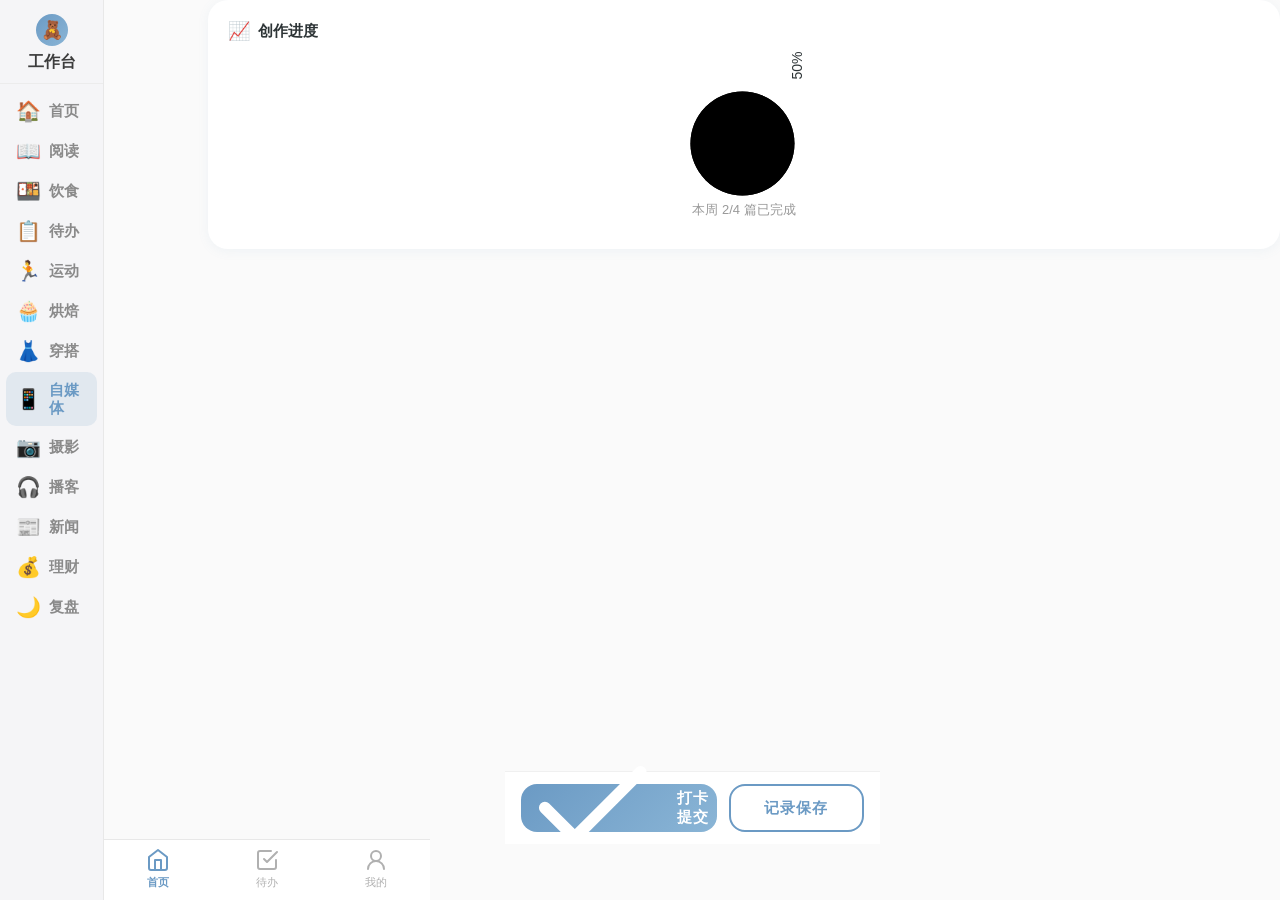
<file: detail-media.html>
<!DOCTYPE html>
<html lang="zh-CN">
<head>
  <meta charset="UTF-8">
  <meta name="viewport" content="width=device-width, initial-scale=1.0, maximum-scale=1.0, user-scalable=no">
  <title>📱 自媒体</title>
  <style>
/* ============================================
   detail-common.css - H5二级详情页共享样式
   薄荷绿色调 | 375px移动端 | 极简治愈风格
   ============================================ */

/* --- Reset & Base --- */
* {
  margin: 0;
  padding: 0;
  box-sizing: border-box;
}

html, body {
  width: 100%;
  min-height: 100vh;
  font-family: -apple-system, BlinkMacSystemFont, "Segoe UI", "PingFang SC",
    "Hiragino Sans GB", "Microsoft YaHei", sans-serif;
  font-size: 14px;
  color: #2d3436;
  background: #FAFAFA;
  -webkit-font-smoothing: antialiased;
 padding-left: 104px; }

/* --- Top Fixed Header --- */
.header {
  position: fixed;
  top: 0;
  left: 0;
  right: 0;
  z-index: 100;
  display: flex;
  align-items: center;
  justify-content: space-between;
  height: 56px;
  padding: 0 16px;
  background: rgba(255, 255, 255, 0.92);
  backdrop-filter: blur(12px);
  -webkit-backdrop-filter: blur(12px);
  border-bottom: 1px solid rgba(0, 0, 0, 0.06);
}

.header-back {
  width: 36px;
  height: 36px;
  display: flex;
  align-items: center;
  justify-content: center;
  border: none;
  background: #EBF2F8;
  border-radius: 12px;
  font-size: 18px;
  color: #6B9AC4;
  cursor: pointer;
  text-decoration: none;
  transition: background 0.2s;
}

.header-back:hover {
  background: #EBF2F8;
}

.header-title {
  flex: 1;
  text-align: center;
  font-size: 16px;
  font-weight: 600;
  color: #2d3436;
  letter-spacing: 0.5px;
}

.header-drawer {
  width: 36px;
  height: 36px;
  display: flex;
  align-items: center;
  justify-content: center;
  border: none;
  background: #EBF2F8;
  border-radius: 12px;
  font-size: 16px;
  color: #6B9AC4;
  cursor: pointer;
  transition: background 0.2s;
}

.header-drawer:hover {
  background: #EBF2F8;
}

/* --- Main Content Area --- */
.main {
  padding: 72px 16px 120px;
  max-width: 375px;
  margin: 0 auto;
}

/* --- Card --- */
.card {
  background: #ffffff;
  border-radius: 20px;
  padding: 20px;
  margin-bottom: 16px;
  box-shadow: 0 2px 12px rgba(107, 154, 196, 0.08);
}

.card-title {
  font-size: 15px;
  font-weight: 600;
  color: #2d3436;
  margin-bottom: 14px;
  display: flex;
  align-items: center;
  gap: 8px;
}

.card-title .emoji {
  font-size: 18px;
}

/* --- List Item --- */
.list-item {
  display: flex;
  align-items: center;
  justify-content: space-between;
  padding: 12px 14px;
  background: #FCFCFC;
  border-radius: 14px;
  margin-bottom: 8px;
  transition: background 0.2s;
}

.list-item:last-child {
  margin-bottom: 0;
}

.list-item-label {
  font-size: 13px;
  color: #2d3436;
  font-weight: 500;
}

.list-item-value {
  font-size: 12px;
  color: #999;
}

/* --- Stat Row --- */
.stat-row {
  display: flex;
  align-items: center;
  justify-content: space-around;
  gap: 12px;
  padding: 8px 0;
}

.stat-item {
  text-align: center;
  flex: 1;
}

.stat-num {
  font-size: 28px;
  font-weight: 700;
  color: #6B9AC4;
  line-height: 1.2;
}

.stat-label {
  font-size: 12px;
  color: #999;
  margin-top: 4px;
}

/* --- Note Textarea --- */
.note-textarea {
  width: 100%;
  min-height: 120px;
  padding: 14px;
  border: 2px solid #EBF2F8;
  border-radius: 14px;
  font-size: 14px;
  color: #2d3436;
  background: #FAFAFA;
  resize: vertical;
  outline: none;
  transition: border-color 0.2s;
  font-family: inherit;
  line-height: 1.6;
}

.note-textarea::placeholder {
  color: #b2bec3;
}

.note-textarea:focus {
  border-color: #6B9AC4;
}

/* --- Info Card (News) --- */
.info-card {
  display: flex;
  align-items: flex-start;
  gap: 12px;
  padding: 14px;
  background: #FCFCFC;
  border-radius: 14px;
  margin-bottom: 10px;
  transition: transform 0.2s;
}

.info-card:last-child {
  margin-bottom: 0;
}

.info-card:active {
  transform: scale(0.98);
}

.info-card-img {
  width: 48px;
  height: 48px;
  display: flex;
  align-items: center;
  justify-content: center;
  background: #EBF2F8;
  border-radius: 14px;
  font-size: 22px;
  flex-shrink: 0;
}

.info-card-content {
  flex: 1;
  min-width: 0;
}

.info-card-title {
  font-size: 13px;
  font-weight: 600;
  color: #2d3436;
  line-height: 1.4;
  margin-bottom: 4px;
}

.info-card-source {
  font-size: 11px;
  color: #b2bec3;
}

/* --- Progress Ring --- */
.progress-ring-wrap {
  display: flex;
  flex-direction: column;
  align-items: center;
  justify-content: center;
  padding: 10px 0;
}

.progress-ring {
  transform: rotate(-90deg);
}

.progress-ring-bg {
  fill: none;
  stroke: #EBF2F8;
  stroke-width: 8;
}

.progress-ring-fg {
  fill: none;
  stroke: #6B9AC4;
  stroke-width: 8;
  stroke-linecap: round;
  transition: stroke-dashoffset 1s ease-in-out;
}

.ring-label {
  font-size: 13px;
  color: #999;
  margin-top: 12px;
  text-align: center;
}

/* --- Todo Item --- */
.todo-item {
  display: flex;
  align-items: center;
  gap: 12px;
  padding: 12px 14px;
  background: #FCFCFC;
  border-radius: 14px;
  margin-bottom: 8px;
  cursor: pointer;
  transition: background 0.2s;
}

.todo-item:last-child {
  margin-bottom: 0;
}

.todo-item:active {
  background: #EBF2F8;
}

.todo-checkbox {
  width: 22px;
  height: 22px;
  border: 2px solid #d0e8dc;
  border-radius: 7px;
  display: flex;
  align-items: center;
  justify-content: center;
  flex-shrink: 0;
  font-size: 12px;
  color: transparent;
  transition: all 0.2s;
  cursor: pointer;
}

.todo-item.done .todo-checkbox {
  background: #6B9AC4;
  border-color: #6B9AC4;
  color: #fff;
}

.todo-text {
  font-size: 13px;
  color: #2d3436;
  line-height: 1.4;
  transition: color 0.2s;
}

.todo-item.done .todo-text {
  color: #b2bec3;
  text-decoration: line-through;
}

/* --- Emoji Mood Selector --- */
.mood-row {
  display: flex;
  align-items: center;
  justify-content: space-around;
  gap: 10px;
  padding: 10px 0;
}

.mood-item {
  width: 48px;
  height: 48px;
  display: flex;
  align-items: center;
  justify-content: center;
  font-size: 24px;
  border-radius: 16px;
  border: 2px solid transparent;
  background: #FCFCFC;
  cursor: pointer;
  transition: all 0.25s;
  user-select: none;
}

.mood-item.active {
  border-color: #6B9AC4;
  background: #EBF2F8;
  transform: scale(1.1);
}

/* --- Bottom Fixed Action Bar --- */
.footer {
  position: fixed;
  bottom: 56px;
  left: 104px;
  right: 0;
  z-index: 100;
  display: flex;
  align-items: center;
  gap: 12px;
  padding: 12px 16px;
  padding-bottom: max(12px, env(safe-area-inset-bottom));
  background: rgba(255, 255, 255, 0.95);
  backdrop-filter: blur(12px);
  -webkit-backdrop-filter: blur(12px);
  border-top: 1px solid rgba(0, 0, 0, 0.06);
  max-width: 375px;
  margin: 0 auto;
}

.btn-primary {
  flex: 1.2;
  height: 48px;
  border: none;
  border-radius: 16px;
  background: linear-gradient(135deg, #6B9AC4, #8AB5D6);
  color: #fff;
  font-size: 15px;
  font-weight: 600;
  cursor: pointer;
  display: flex;
  align-items: center;
  justify-content: center;
  gap: 6px;
  transition: opacity 0.2s, transform 0.15s;
  letter-spacing: 1px;
}

.btn-primary:active {
  opacity: 0.85;
  transform: scale(0.97);
}

.btn-primary.checked {
  background: linear-gradient(135deg, #b2bec3, #dfe6e9);
  color: #fff;
}

.btn-secondary {
  flex: 0.8;
  height: 48px;
  border: 2px solid #6B9AC4;
  border-radius: 16px;
  background: #fff;
  color: #6B9AC4;
  font-size: 15px;
  font-weight: 600;
  cursor: pointer;
  display: flex;
  align-items: center;
  justify-content: center;
  gap: 6px;
  transition: all 0.2s;
  letter-spacing: 1px;
}

.btn-secondary:active {
  background: #FAFAFA;
  transform: scale(0.97);
}

/* --- Toast --- */
.toast {
  position: fixed;
  top: 80px;
  left: 50%;
  transform: translateX(-50%) translateY(-20px);
  padding: 10px 24px;
  background: rgba(107, 154, 196, 0.92);
  color: #fff;
  font-size: 13px;
  font-weight: 500;
  border-radius: 20px;
  z-index: 999;
  opacity: 0;
  pointer-events: none;
  transition: all 0.35s ease;
  white-space: nowrap;
  backdrop-filter: blur(8px);
}

.toast.show {
  opacity: 1;
  transform: translateX(-50%) translateY(0);
}

/* --- Income / Expense Stat --- */
.stat-income {
  font-size: 28px;
  font-weight: 700;
  color: #6B9AC4;
}

.stat-expense {
  font-size: 28px;
  font-weight: 700;
  color: #D45555;
}


/* 右侧滑出抽屉 */
.drawer-overlay { position: fixed; top: 0; left: 0; right: 0; bottom: 0; background: rgba(0,0,0,0.35); z-index: 300; opacity: 0; visibility: hidden; transition: all 0.3s ease; }
.drawer-overlay.open { opacity: 1; visibility: visible; }
.drawer { position: fixed; top: 0; left: -160px; width: 160px; height: 100%; background: #FFFFFF; z-index: 301; transition: left 0.35s cubic-bezier(0.32,0.72,0,1); display: flex; flex-direction: column; box-shadow: 4px 0 24px rgba(0,0,0,0.08); }
.drawer.open { left: 0; }
.drawer-header { padding: 16px 12px 12px; border-bottom: 1px solid #E8E8E8; }
.drawer-avatar { width: 40px; height: 40px; border-radius: 50%; background: linear-gradient(135deg, #6B9AC4 0%, #8AB5D6 100%); display: flex; align-items: center; justify-content: center; margin-bottom: 8px; font-size: 28px; }
.drawer-title { font-size: 15px; font-weight: 700; color: #3D3D3D; margin-bottom: 4px; }
.drawer-subtitle { font-size: 11px; color: #B0B0B0; }
.drawer-menu { flex: 1; overflow-y: auto; padding: 12px 0; }
.drawer-menu-item { display: flex; align-items: center; gap: 8px; padding: 8px 12px; cursor: pointer; transition: background 0.2s; text-decoration: none; color: #3D3D3D; font-size: 13px; }
.drawer-menu-item:active { background: #EBF2F8; }
.drawer-menu-item.active { background: #EBF2F8; color: #3D3D3D; font-weight: 600; }
.drawer-menu-item .menu-emoji { font-size: 16px; width: 20px; text-align: center; flex-shrink: 0; }
.drawer-menu-item.home-link { border-bottom: 1px solid #E8E8E8; margin-bottom: 8px; color: #3D3D3D; font-weight: 600; }
.drawer-footer { padding: 12px 12px; padding-bottom: calc(20px + env(safe-area-inset-bottom, 20px) + 56px)); border-top: 1px solid #E8E8E8; }
.drawer-reset-btn { width: 100%; padding: 12px; border-radius: 12px; background: #EBF2F8; border: 1.5px solid #6B9AC4; color: #3D3D3D; font-size: 13px; font-weight: 500; cursor: pointer; display: flex; align-items: center; justify-content: center; gap: 4px; transition: all 0.2s; }
.drawer-reset-btn:active { background: #6B9AC4; color: #fff; }


/* ===== 底部导航栏 ===== */
.bottom-nav { position: fixed; bottom: 0; left: 104px; right: 0; width: auto; max-width: calc(430px - 104px); display: flex; background: rgba(255,255,255,0.95); backdrop-filter: blur(16px); -webkit-backdrop-filter: blur(16px); border-top: 1px solid #E8E8E8; z-index: 200; padding-bottom: env(safe-area-inset-bottom, 0); }
.nav-tab { flex: 1; display: flex; flex-direction: column; align-items: center; justify-content: center; gap: 3px; padding: 8px 0 10px; cursor: pointer; background: none; border: none; transition: all 0.2s; font-family: inherit; }
.nav-tab:active { transform: scale(0.92); }
.nav-tab svg { width: 24px; height: 24px; color: #B0B0B0; transition: color 0.2s; }
.nav-tab .nav-tab-label { font-size: 11px; color: #B0B0B0; font-weight: 500; transition: color 0.2s; }
.nav-tab.active svg { color: #6B9AC4; }
.nav-tab.active .nav-tab-label { color: #6B9AC4; font-weight: 600; }

/* ===== 左侧固定侧边栏 ===== */
.sidebar { position: fixed; top: 0; left: 0; width: 104px; height: 100vh; background: #F5F5F7; z-index: 250; display: flex; flex-direction: column; border-right: 1px solid #E8E8E8; }
.sidebar-header { padding: 14px 10px 10px; border-bottom: 1px solid #ECECEC; flex-shrink: 0; }
.sidebar-avatar { width: 32px; height: 32px; border-radius: 50%; background: linear-gradient(135deg, #6B9AC4 0%, #8AB5D6 100%); margin: 0 auto 6px; display: flex; align-items: center; justify-content: center; font-size: 18px; }
.sidebar-name { font-size: 16px; font-weight: 700; color: #3D3D3D; line-height: 1.3; text-align: center; }
.sidebar-menu { flex: 1; overflow-y: auto; padding: 6px 0; -webkit-overflow-scrolling: touch; }
.sidebar-menu::-webkit-scrollbar { display: none; }
.sidebar-item { display: flex; flex-direction: row; align-items: center; gap: 8px; padding: 9px 10px; cursor: pointer; text-decoration: none; color: #8A8A8A; transition: all 0.2s; margin: 2px 6px; border-radius: 10px; }
.sidebar-item:active { transform: scale(0.95); }
.sidebar-item .sb-icon { font-size: 20px; line-height: 1; flex-shrink: 0; }
.sidebar-item .sb-label { font-size: 15px; font-weight: 600; line-height: 1.2; }
.sidebar-item.active { background: rgba(107, 154, 196, 0.15); color: #6B9AC4; }
.sidebar-item.active .sb-label { font-weight: 700; }
</style>
<meta name="theme-color" content="#C9985A">
<meta name="apple-mobile-web-app-capable" content="yes">
<meta name="apple-mobile-web-app-status-bar-style" content="default">
<link rel="apple-touch-icon" href="icons/apple-touch-icon.png">
<link rel="manifest" href="manifest.json">
<link rel="icon" type="image/png" href="icons/favicon-32.png">
</head>
<body>
<!-- ===== 左侧固定侧边栏 ===== -->
<div class="sidebar">
  <div class="sidebar-header">
    <div class="sidebar-avatar">🧸</div>
    <div class="sidebar-name">工作台</div>
  </div>
  <div class="sidebar-menu">
    <a class="sidebar-item" href="index.html"><span class="sb-icon">🏠</span><span class="sb-label">首页</span></a>
    <a class="sidebar-item" href="detail-reading.html"><span class="sb-icon">📖</span><span class="sb-label">阅读</span></a>
    <a class="sidebar-item" href="detail-eating.html"><span class="sb-icon">🍱</span><span class="sb-label">饮食</span></a>
    <a class="sidebar-item" href="detail-weight.html"><span class="sb-icon">📋</span><span class="sb-label">待办</span></a>
    <a class="sidebar-item" href="detail-exercise.html"><span class="sb-icon">🏃</span><span class="sb-label">运动</span></a>
    <a class="sidebar-item" href="detail-baking.html"><span class="sb-icon">🧁</span><span class="sb-label">烘焙</span></a>
    <a class="sidebar-item" href="detail-fashion.html"><span class="sb-icon">👗</span><span class="sb-label">穿搭</span></a>
    <a class="sidebar-item active" href="detail-media.html"><span class="sb-icon">📱</span><span class="sb-label">自媒体</span></a>
    <a class="sidebar-item" href="detail-photo.html"><span class="sb-icon">📷</span><span class="sb-label">摄影</span></a>
    <a class="sidebar-item" href="detail-podcast.html"><span class="sb-icon">🎧</span><span class="sb-label">播客</span></a>
    <a class="sidebar-item" href="detail-news.html"><span class="sb-icon">📰</span><span class="sb-label">新闻</span></a>
    <a class="sidebar-item" href="detail-finance.html"><span class="sb-icon">💰</span><span class="sb-label">理财</span></a>
    <a class="sidebar-item" href="detail-review.html"><span class="sb-icon">🌙</span><span class="sb-label">复盘</span></a>
  </div>
</div>



    <!-- 创作进度卡 -->
    <div class="card">
      <div class="card-title"><span class="emoji">&#128200;</span> 创作进度</div>
      <div class="progress-ring-wrap">
        <div class="progress-ring">
          <svg width="120" height="120" viewBox="0 0 120 120">
            <circle class="ring-bg" cx="60" cy="60" r="52"></circle>
            <!-- 50% 进度: dashoffset = 327 * (1 - 0.5) = 163.5 -->
            <circle class="ring-fg" cx="60" cy="60" r="52"
              stroke-dasharray="327"
              stroke-dashoffset="163.5"></circle>
          </svg>
          <span class="ring-value">50%</span>
        </div>
        <div class="ring-label">本周 2/4 篇已完成</div>
      </div>
    </div>

  </div>

  <!-- 底部固定操作区 -->
  <div class="footer">
    <button class="btn-primary" id="checkinBtn">打卡提交</button>
    <button class="btn-secondary" id="saveBtn">记录保存</button>
  </div>

  <script>
function getTodayKey(){var n=new Date();return n.getFullYear()+'-'+String(n.getMonth()+1).padStart(2,'0')+'-'+String(n.getDate()).padStart(2,'0')}
function getCheckinRecords(){try{var d=JSON.parse(localStorage.getItem('checkin_records')||'{}');return d[getTodayKey()]||[]}catch(e){return[]}}
function isChecked(id){return getCheckinRecords().indexOf(id)!==-1}
function submitCheckin(id){var d=JSON.parse(localStorage.getItem('checkin_records')||'{}');var t=getTodayKey();if(!d[t])d[t]=[];if(d[t].indexOf(id)===-1){d[t].push(id);localStorage.setItem('checkin_records',JSON.stringify(d))}updateCheckinButton(id,true);showToast('打卡成功 🌿')}
function undoCheckin(id){var d=JSON.parse(localStorage.getItem('checkin_records')||'{}');var t=getTodayKey();if(d[t]){d[t]=d[t].filter(function(i){return i!==id});localStorage.setItem('checkin_records',JSON.stringify(d))}updateCheckinButton(id,false);showToast('已撤销打卡')}
function updateCheckinButton(id,checked){var b=document.getElementById('checkinBtn');if(!b)return;if(checked){b.classList.add('checked');b.innerHTML='<svg viewBox="0 0 24 24" fill="none" stroke="currentColor" stroke-width="2" stroke-linecap="round" stroke-linejoin="round"><polyline points="20 6 9 17 4 12"/></svg>已完成打卡'}else{b.classList.remove('checked');b.innerHTML='<svg viewBox="0 0 24 24" fill="none" stroke="currentColor" stroke-width="2" stroke-linecap="round" stroke-linejoin="round"><polyline points="20 6 9 17 4 12"/></svg>打卡提交'}}
function toggleCheckin(id){if(isChecked(id)){undoCheckin(id)}else{submitCheckin(id)}}
function initCheckinState(id){updateCheckinButton(id,isChecked(id))}
function toggleTodo(el){el.classList.toggle('done');var c=el.querySelector('.todo-check');if(c)c.classList.toggle('done')}
/* 抽屉已移除，使用侧边栏导航 */
function resetToday(){try{localStorage.setItem('checkin_records',JSON.stringify({}))}catch(e){}showToast('今日打卡已重置 🌿')}
function showToast(msg,dur){var e=document.getElementById('appToast');if(e)e.remove();var t=document.createElement('div');t.className='toast';t.id='appToast';t.textContent=msg;document.body.appendChild(t);requestAnimationFrame(function(){t.classList.add('show')});setTimeout(function(){t.classList.remove('show');setTimeout(function(){t.remove()},300)},dur||1500)}
function initDrawerEvents(){
  var resetBtn=document.getElementById('resetBtn');
  var checkinBtn=document.getElementById('checkinBtn');
  var saveBtn=document.getElementById('saveBtn');
  if(resetBtn){resetBtn.addEventListener('click',function(e){e.preventDefault();e.stopPropagation();resetToday()});}
  if(checkinBtn){checkinBtn.addEventListener('click',function(e){e.preventDefault();e.stopPropagation();toggleCheckin(7)});}
  if(saveBtn){saveBtn.addEventListener('click',function(e){e.preventDefault();e.stopPropagation();showToast('记录已保存') });}
}
document.addEventListener('DOMContentLoaded',function(){initDrawerEvents()});
initCheckinState(7);
</script>

<!-- Service Worker 注册（PWA 离线支持） -->
<script>
if ('serviceWorker' in navigator) {
  window.addEventListener('load', function() {
    navigator.serviceWorker.register('./sw.js').catch(function(){});
  });
}
</script>

<!-- ===== 底部导航栏 ===== -->
<div class="bottom-nav">
  <button class="nav-tab active" id="navHome" type="button">
    <svg viewBox="0 0 24 24" fill="none" stroke="currentColor" stroke-width="2" stroke-linecap="round" stroke-linejoin="round"><path d="M3 9l9-7 9 7v11a2 2 0 01-2 2H5a2 2 0 01-2-2z"/><polyline points="9 22 9 12 15 12 15 22"/></svg>
    <span class="nav-tab-label">首页</span>
  </button>
  <button class="nav-tab" id="navTodo" type="button">
    <svg viewBox="0 0 24 24" fill="none" stroke="currentColor" stroke-width="2" stroke-linecap="round" stroke-linejoin="round"><path d="M9 11l3 3L22 4"/><path d="M21 12v7a2 2 0 01-2 2H5a2 2 0 01-2-2V5a2 2 0 012-2h11"/></svg>
    <span class="nav-tab-label">待办</span>
  </button>
  <button class="nav-tab" id="navMine" type="button">
    <svg viewBox="0 0 24 24" fill="none" stroke="currentColor" stroke-width="2" stroke-linecap="round" stroke-linejoin="round"><circle cx="12" cy="8" r="5"/><path d="M20 21a8 8 0 10-16 0"/></svg>
    <span class="nav-tab-label">我的</span>
  </button>
</div>
<script>
document.addEventListener('DOMContentLoaded',function(){
  var h=document.getElementById('navHome'),t=document.getElementById('navTodo'),m=document.getElementById('navMine');
  if(h)h.addEventListener('click',function(e){e.preventDefault();e.stopPropagation();window.location.href='index.html'});
  if(t)t.addEventListener('click',function(e){e.preventDefault();e.stopPropagation();window.location.href='index.html#todo'});
  if(m)m.addEventListener('click',function(e){e.preventDefault();e.stopPropagation();window.location.href='index.html#mine'});
});
</script>

</body>
</html>
</file>
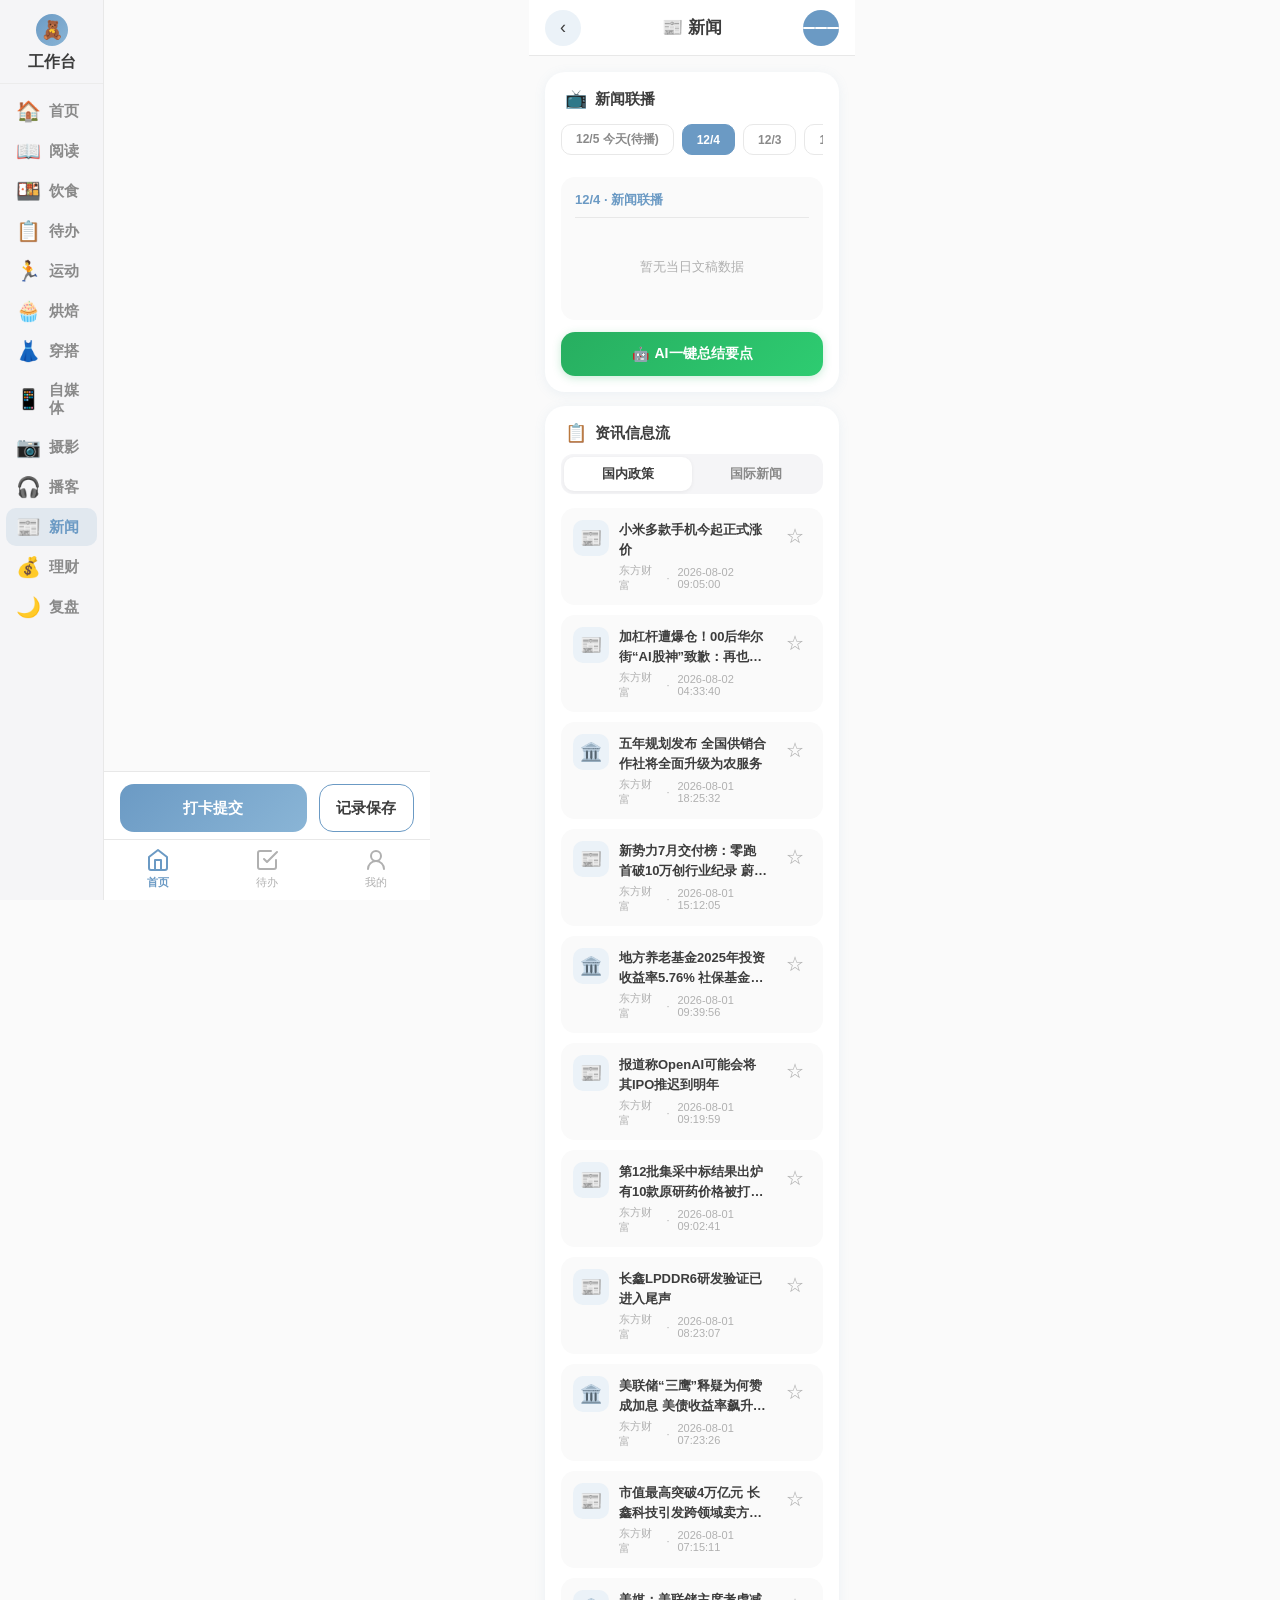
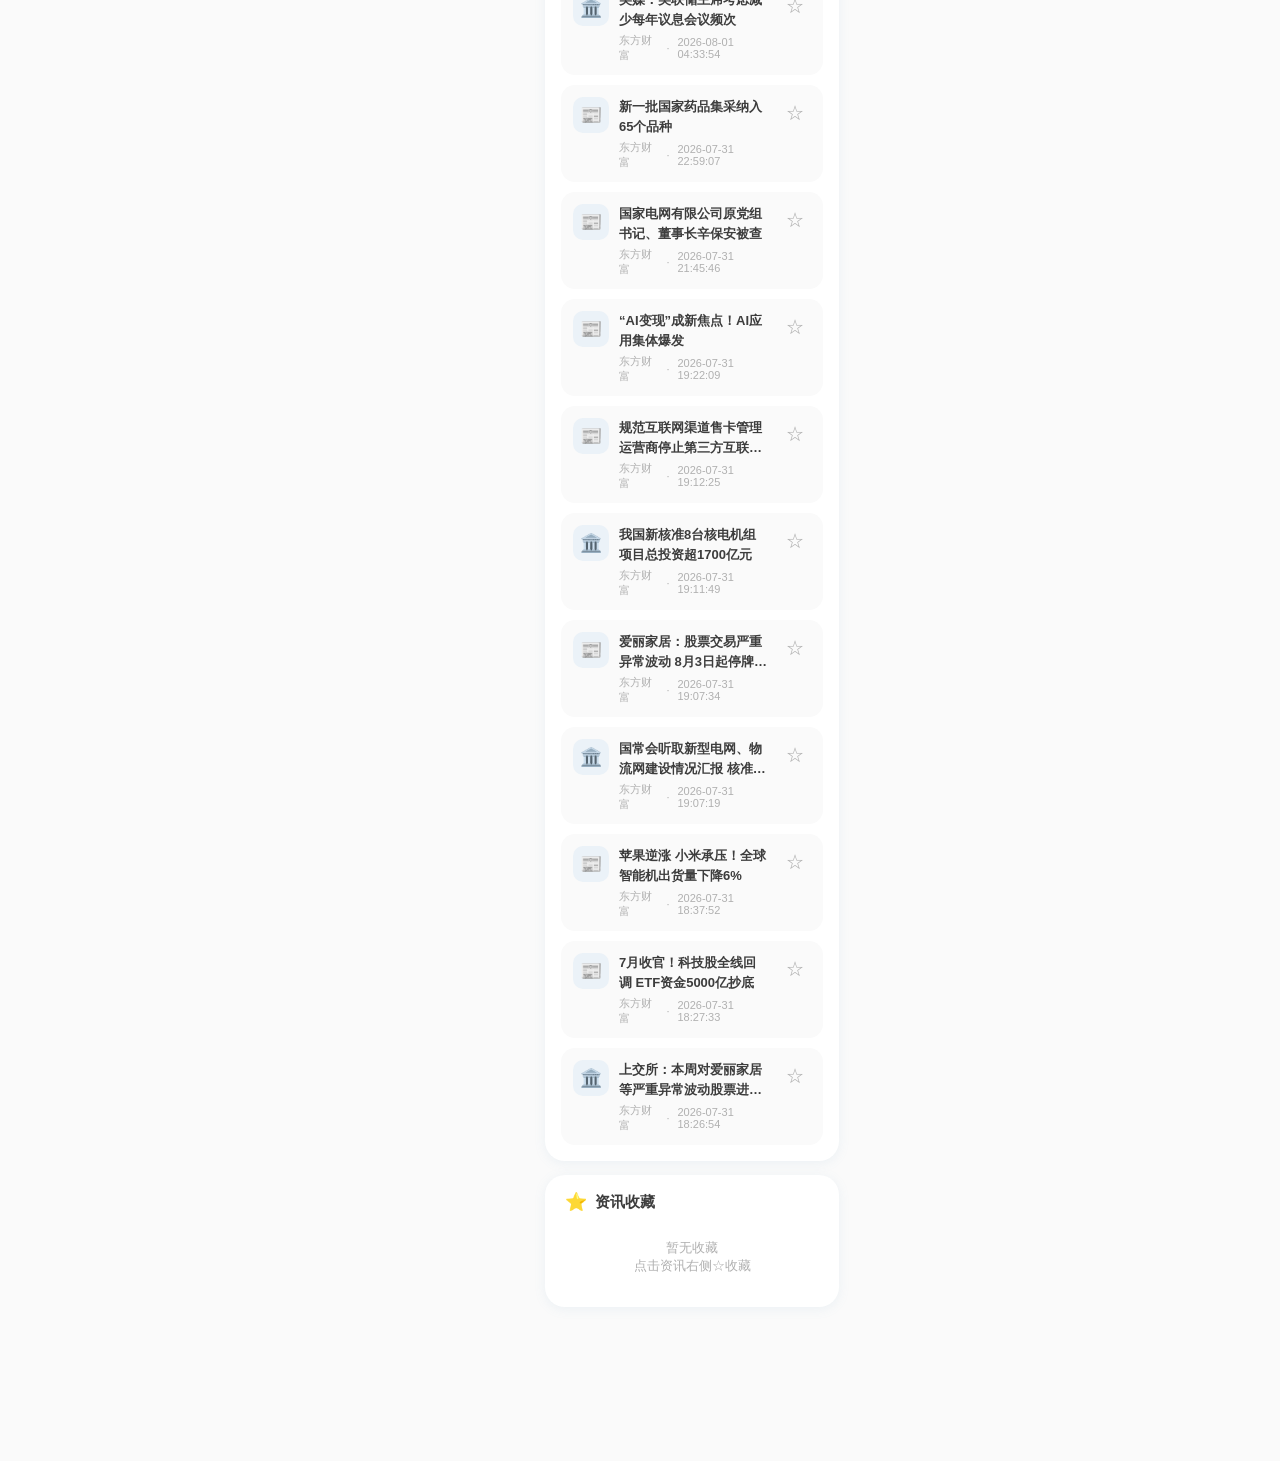
<file: detail-news.html>
<!DOCTYPE html>
<html lang="zh-CN">
<head>
<meta charset="UTF-8">
<meta name="viewport" content="width=device-width, initial-scale=1.0, maximum-scale=1.0, user-scalable=no">
<title>📰 新闻</title>
<style>
/* ============================================
   新闻页 - 薄荷绿 × 中国红点缀
   ============================================ */
:root {
  --mint: #6B9AC4;
  --mint-light: #EBF2F8;
  --mint-lighter: #FAFAFA;
  --red: #D45555;
  --red-light: #FAEBEB;
  --green: #27AE60;
  --green-light: #E8F5E9;
  --choco: #3D3D3D;
  --choco-light: #8A8A8A;
  --choco-hint: #B0B0B0;
  --border: #E8E8E8;
  --white: #FFFFFF;
  --shadow: 0 2px 12px rgba(107, 154, 196, 0.10);
  --shadow-float: 0 4px 20px rgba(107, 154, 196, 0.15);
}
*, *::before, *::after { margin: 0; padding: 0; box-sizing: border-box; }
body {
  font-family: -apple-system, BlinkMacSystemFont, 'PingFang SC', 'Noto Sans CJK SC', sans-serif;
  background: var(--mint-lighter);
  color: var(--choco);
  min-height: 100vh;
  max-width: 430px;
  margin: 0 auto;
  -webkit-font-smoothing: antialiased;
  padding-bottom: 140px;
  padding-left: 104px;
}

/* --- 顶部导航栏 --- */
.header {
  position: sticky; top: 0; z-index: 100;
  display: flex; align-items: center; justify-content: space-between;
  height: 56px; padding: 0 16px;
  background: var(--white);
  border-bottom: 1px solid var(--border);
}
.header-back {
  width: 36px; height: 36px; border: none; border-radius: 50%;
  background: var(--mint-light); display: flex; align-items: center; justify-content: center;
  text-decoration: none; color: var(--choco); font-size: 18px; flex-shrink: 0;
}
.header-back:active { transform: scale(0.92); }
.header-title { flex: 1; text-align: center; font-size: 17px; font-weight: 600; color: var(--choco); }
.header-drawer {
  width: 36px; height: 36px; border: none; border-radius: 50%;
  background: var(--mint); display: flex; align-items: center; justify-content: center;
  cursor: pointer; flex-shrink: 0;
}
.header-drawer:active { transform: scale(0.92); }
.header-drawer span { display: block; width: 14px; height: 2px; background: var(--white); border-radius: 1px; margin: 1.5px 0; }

/* --- 主体内容 --- */
.main { padding: 16px 16px 0; }

/* --- 通用标题 --- */
.section-title {
  font-size: 15px; font-weight: 600; color: var(--choco);
  margin-bottom: 12px; display: flex; align-items: center; gap: 8px;
  padding: 0 4px;
}
.section-title .emoji { font-size: 18px; }

/* ============================================
   第1块：新闻联播核心板块
   ============================================ */
.xwlb-card {
  background: var(--white);
  border-radius: 20px;
  padding: 16px;
  margin-bottom: 14px;
  box-shadow: var(--shadow);
}

/* 日期选择器 */
.date-selector {
  display: flex; gap: 8px;
  overflow-x: auto;
  padding: 2px 0 10px;
  -webkit-overflow-scrolling: touch;
  scrollbar-width: none;
  margin-bottom: 12px;
}
.date-selector::-webkit-scrollbar { display: none; }
.date-btn {
  flex-shrink: 0;
  padding: 6px 14px;
  border-radius: 10px;
  border: 1.5px solid var(--border);
  background: var(--white);
  font-size: 12px; font-weight: 600;
  color: var(--choco-light);
  cursor: pointer; transition: all 0.2s;
  font-family: inherit;
}
.date-btn.active {
  background: var(--mint); color: var(--white);
  border-color: var(--mint);
}
.date-btn:active { transform: scale(0.95); }

/* 文稿浏览区 */
.transcript-area {
  background: var(--mint-lighter);
  border-radius: 14px;
  padding: 14px;
  max-height: 320px;
  overflow-y: auto;
  -webkit-overflow-scrolling: touch;
  margin-bottom: 12px;
}
.transcript-area::-webkit-scrollbar { width: 3px; }
.transcript-area::-webkit-scrollbar-thumb { background: var(--mint); border-radius: 2px; }
.transcript-date {
  font-size: 13px; font-weight: 700; color: var(--mint);
  margin-bottom: 10px; padding-bottom: 8px;
  border-bottom: 1px solid var(--border);
}
.transcript-item {
  display: flex; gap: 8px;
  margin-bottom: 10px;
  font-size: 13px; line-height: 1.6; color: var(--choco);
}
.transcript-item:last-child { margin-bottom: 0; }
.transcript-num {
  flex-shrink: 0;
  width: 20px; height: 20px; border-radius: 50%;
  background: var(--mint-light); color: var(--mint);
  display: flex; align-items: center; justify-content: center;
  font-size: 10px; font-weight: 700; margin-top: 1px;
}
.transcript-text { flex: 1; }

/* AI总结按钮 */
.ai-summary-btn {
  width: 100%; height: 44px;
  border: none; border-radius: 14px;
  background: linear-gradient(135deg, var(--green), #2ECC71);
  color: var(--white);
  font-size: 14px; font-weight: 600;
  cursor: pointer; transition: transform 0.15s;
  display: flex; align-items: center; justify-content: center; gap: 6px;
  font-family: inherit;
  box-shadow: 0 2px 8px rgba(39, 174, 96, 0.25);
}
.ai-summary-btn:active { transform: scale(0.97); }
.ai-summary-btn.loading { background: var(--green-light); color: var(--green); }

/* AI总结结果 */
.ai-summary-result {
  display: none;
  margin-top: 12px;
  padding: 14px;
  background: linear-gradient(135deg, var(--green-light), #F0FBF3);
  border-radius: 14px;
  border: 1px solid #C8E6C9;
}
.ai-summary-result.show { display: block; animation: fadeIn 0.4s ease; }
@keyframes fadeIn { from { opacity: 0; transform: translateY(8px); } to { opacity: 1; transform: translateY(0); } }
.ai-summary-title {
  font-size: 13px; font-weight: 700; color: var(--green);
  margin-bottom: 10px;
  display: flex; align-items: center; gap: 6px;
}
.ai-summary-category {
  margin-bottom: 10px;
}
.ai-summary-category:last-child { margin-bottom: 0; }
.ai-cat-name {
  font-size: 11px; font-weight: 700; color: var(--choco);
  margin-bottom: 4px;
  display: flex; align-items: center; gap: 4px;
}
.ai-cat-list {
  list-style: none;
}
.ai-cat-list li {
  font-size: 12px; color: var(--choco-light);
  line-height: 1.6; padding-left: 12px; position: relative;
}
.ai-cat-list li::before {
  content: ''; width: 4px; height: 4px; border-radius: 50%;
  background: var(--green); position: absolute; left: 0; top: 8px;
}

/* ============================================
   第2块：资讯信息流
   ============================================ */
.news-stream-card {
  background: var(--white);
  border-radius: 20px;
  padding: 16px;
  margin-bottom: 14px;
  box-shadow: var(--shadow);
}
.news-tabs {
  display: flex;
  background: #F5F5F7;
  border-radius: 12px;
  padding: 3px;
  margin-bottom: 14px;
}
.news-tab {
  flex: 1;
  padding: 8px 0;
  border: none; border-radius: 10px;
  background: transparent;
  font-size: 13px; font-weight: 600;
  color: var(--choco-light);
  cursor: pointer; transition: all 0.2s;
  font-family: inherit;
}
.news-tab.active {
  background: var(--white);
  color: var(--choco);
  box-shadow: 0 1px 4px rgba(0,0,0,0.06);
}
.news-tab:active { transform: scale(0.97); }

.news-list { display: flex; flex-direction: column; gap: 10px; }
.news-item {
  display: flex; align-items: flex-start; gap: 10px;
  padding: 12px;
  background: var(--mint-lighter);
  border-radius: 14px;
  cursor: pointer; transition: all 0.2s;
  position: relative;
}
.news-item:active { transform: scale(0.98); }
.news-emoji {
  width: 36px; height: 36px; border-radius: 10px;
  background: var(--mint-light);
  display: flex; align-items: center; justify-content: center;
  font-size: 18px; flex-shrink: 0;
}
.news-body { flex: 1; min-width: 0; }
.news-title {
  font-size: 13px; font-weight: 600; color: var(--choco);
  line-height: 1.5;
  display: -webkit-box; -webkit-line-clamp: 2; -webkit-box-orient: vertical;
  overflow: hidden;
  margin-bottom: 4px;
}
.news-meta {
  display: flex; align-items: center; gap: 8px;
  font-size: 11px; color: var(--choco-hint);
}
.news-star {
  width: 32px; height: 32px; border-radius: 50%;
  border: none; background: transparent;
  display: flex; align-items: center; justify-content: center;
  font-size: 18px; flex-shrink: 0; cursor: pointer;
  transition: transform 0.2s; color: var(--choco-hint);
}
.news-star:active { transform: scale(0.85); }
.news-star.starred { color: var(--mint); }

/* ============================================
   第3块：资讯收藏
   ============================================ */
.fav-card {
  background: var(--white);
  border-radius: 20px;
  padding: 16px;
  margin-bottom: 14px;
  box-shadow: var(--shadow);
}
.fav-list { display: flex; flex-direction: column; gap: 8px; }
.fav-item {
  display: flex; align-items: center; gap: 10px;
  padding: 10px 12px;
  background: var(--mint-lighter);
  border-radius: 12px;
  cursor: pointer; transition: all 0.2s;
}
.fav-item:active { transform: scale(0.98); }
.fav-emoji { font-size: 16px; flex-shrink: 0; }
.fav-title { font-size: 12px; font-weight: 500; color: var(--choco); flex: 1; overflow: hidden; text-overflow: ellipsis; white-space: nowrap; }
.fav-time { font-size: 10px; color: var(--choco-hint); flex-shrink: 0; }

/* --- 底部操作栏 --- */
.footer {
  position: fixed; bottom: 56px; left: 104px; right: 0; width: auto; max-width: calc(430px - 104px);
  display: flex; gap: 12px;
  padding: 12px 16px;
  padding-bottom: max(12px, env(safe-area-inset-bottom));
  background: rgba(255, 255, 255, 0.95);
  backdrop-filter: blur(12px);
  border-top: 1px solid var(--border);
  z-index: 50;
}
.btn-primary {
  flex: 2; height: 48px; border: none; border-radius: 14px;
  background: linear-gradient(135deg, var(--mint), #8AB5D6); color: var(--white);
  font-size: 15px; font-weight: 600; cursor: pointer;
  display: flex; align-items: center; justify-content: center; gap: 6px;
  transition: transform 0.15s; font-family: inherit;
}
.btn-primary:active { transform: scale(0.97); }
.btn-primary.checked { background: var(--mint-light); color: var(--choco); border: 1.5px solid var(--mint); }
.btn-secondary {
  flex: 1; height: 48px; border: 1.5px solid var(--mint); border-radius: 14px;
  background: var(--white); color: var(--choco);
  font-size: 15px; font-weight: 600; cursor: pointer;
  display: flex; align-items: center; justify-content: center; gap: 6px;
  transition: all 0.2s; font-family: inherit;
}
.btn-secondary:active { background: var(--mint-light); transform: scale(0.97); }

/* --- Toast --- */
.toast {
  position: fixed; top: 50%; left: 50%;
  transform: translate(-50%, -50%) scale(0.8);
  background: rgba(61, 61, 61, 0.92); color: #fff;
  padding: 14px 22px; border-radius: 14px;
  font-size: 13px; font-weight: 500;
  z-index: 999; opacity: 0; visibility: hidden;
  transition: all 0.3s cubic-bezier(0.34, 1.56, 0.64, 1);
  white-space: nowrap;
}
.toast.show { opacity: 1; visibility: visible; transform: translate(-50%, -50%) scale(1); }

/* ===== 底部导航栏 ===== */
.bottom-nav { position: fixed; bottom: 0; left: 104px; right: 0; width: auto; max-width: calc(430px - 104px); display: flex; background: rgba(255,255,255,0.95); backdrop-filter: blur(16px); -webkit-backdrop-filter: blur(16px); border-top: 1px solid #E8E8E8; z-index: 200; padding-bottom: env(safe-area-inset-bottom, 0); }
.nav-tab { flex: 1; display: flex; flex-direction: column; align-items: center; justify-content: center; gap: 3px; padding: 8px 0 10px; cursor: pointer; background: none; border: none; transition: all 0.2s; font-family: inherit; }
.nav-tab:active { transform: scale(0.92); }
.nav-tab svg { width: 24px; height: 24px; color: #B0B0B0; transition: color 0.2s; }
.nav-tab .nav-tab-label { font-size: 11px; color: #B0B0B0; font-weight: 500; transition: color 0.2s; }
.nav-tab.active svg { color: var(--mint); }
.nav-tab.active .nav-tab-label { color: var(--mint); font-weight: 600; }

/* ===== 左侧固定侧边栏 ===== */
.sidebar { position: fixed; top: 0; left: 0; width: 104px; height: 100vh; background: #F5F5F7; z-index: 250; display: flex; flex-direction: column; border-right: 1px solid #E8E8E8; }
.sidebar-header { padding: 14px 10px 10px; border-bottom: 1px solid #ECECEC; flex-shrink: 0; }
.sidebar-avatar { width: 32px; height: 32px; border-radius: 50%; background: linear-gradient(135deg, #6B9AC4 0%, #8AB5D6 100%); margin: 0 auto 6px; display: flex; align-items: center; justify-content: center; font-size: 18px; }
.sidebar-name { font-size: 16px; font-weight: 700; color: #3D3D3D; line-height: 1.3; text-align: center; }
.sidebar-menu { flex: 1; overflow-y: auto; padding: 6px 0; -webkit-overflow-scrolling: touch; }
.sidebar-menu::-webkit-scrollbar { display: none; }
.sidebar-item { display: flex; flex-direction: row; align-items: center; gap: 8px; padding: 9px 10px; cursor: pointer; text-decoration: none; color: #8A8A8A; transition: all 0.2s; margin: 2px 6px; border-radius: 10px; }
.sidebar-item:active { transform: scale(0.95); }
.sidebar-item .sb-icon { font-size: 20px; line-height: 1; flex-shrink: 0; }
.sidebar-item .sb-label { font-size: 15px; font-weight: 600; line-height: 1.2; }
.sidebar-item.active { background: rgba(107, 154, 196, 0.15); color: #6B9AC4; }
.sidebar-item.active .sb-label { font-weight: 700; }
</style>
<meta name="theme-color" content="#6B9AC4">
<meta name="apple-mobile-web-app-capable" content="yes">
<meta name="apple-mobile-web-app-status-bar-style" content="default">
<link rel="apple-touch-icon" href="icons/apple-touch-icon.png">
<link rel="manifest" href="manifest.json">
<link rel="icon" type="image/png" href="icons/favicon-32.png">
</head>
<body>

<!-- ===== 左侧固定侧边栏 ===== -->
<div class="sidebar">
  <div class="sidebar-header">
    <div class="sidebar-avatar">🧸</div>
    <div class="sidebar-name">工作台</div>
  </div>
  <div class="sidebar-menu">
    <a class="sidebar-item" href="index.html"><span class="sb-icon">🏠</span><span class="sb-label">首页</span></a>
    <a class="sidebar-item" href="detail-reading.html"><span class="sb-icon">📖</span><span class="sb-label">阅读</span></a>
    <a class="sidebar-item" href="detail-eating.html"><span class="sb-icon">🍱</span><span class="sb-label">饮食</span></a>
    <a class="sidebar-item" href="detail-weight.html"><span class="sb-icon">📋</span><span class="sb-label">待办</span></a>
    <a class="sidebar-item" href="detail-exercise.html"><span class="sb-icon">🏃</span><span class="sb-label">运动</span></a>
    <a class="sidebar-item" href="detail-baking.html"><span class="sb-icon">🧁</span><span class="sb-label">烘焙</span></a>
    <a class="sidebar-item" href="detail-fashion.html"><span class="sb-icon">👗</span><span class="sb-label">穿搭</span></a>
    <a class="sidebar-item" href="detail-media.html"><span class="sb-icon">📱</span><span class="sb-label">自媒体</span></a>
    <a class="sidebar-item" href="detail-photo.html"><span class="sb-icon">📷</span><span class="sb-label">摄影</span></a>
    <a class="sidebar-item" href="detail-podcast.html"><span class="sb-icon">🎧</span><span class="sb-label">播客</span></a>
    <a class="sidebar-item active" href="detail-news.html"><span class="sb-icon">📰</span><span class="sb-label">新闻</span></a>
    <a class="sidebar-item" href="detail-finance.html"><span class="sb-icon">💰</span><span class="sb-label">理财</span></a>
    <a class="sidebar-item" href="detail-review.html"><span class="sb-icon">🌙</span><span class="sb-label">复盘</span></a>
  </div>
</div>

<!-- ===== 顶部导航栏 ===== -->
<div class="header">
  <a class="header-back" href="index.html">‹</a>
  <div class="header-title">📰 新闻</div>
  <div class="header-drawer"><span></span><span></span><span></span></div>
</div>

<!-- ===== 主体内容 ===== -->
<div class="main">

  <!-- 第1块：新闻联播核心板块 -->
  <div class="xwlb-card">
    <div class="section-title"><span class="emoji">📺</span>新闻联播</div>

    <!-- 近7日日期选择 -->
    <div class="date-selector" id="dateSelector"></div>

    <!-- 当日文稿浏览区 -->
    <div class="transcript-area" id="transcriptArea">
      <div class="transcript-date" id="transcriptDate">--</div>
      <div id="transcriptContent"></div>
    </div>

    <!-- AI一键总结按钮 -->
    <button class="ai-summary-btn" id="aiSummaryBtn">
      <span>🤖</span> AI一键总结要点
    </button>

    <!-- AI总结结果 -->
    <div class="ai-summary-result" id="aiSummaryResult"></div>
  </div>

  <!-- 第2块：资讯信息流 -->
  <div class="news-stream-card">
    <div class="section-title" style="margin-bottom:10px;"><span class="emoji">📋</span>资讯信息流</div>
    <div class="news-tabs">
      <button class="news-tab active" data-stream="domestic">国内政策</button>
      <button class="news-tab" data-stream="international">国际新闻</button>
    </div>
    <div class="news-list" id="newsList">
      <div style="text-align:center;padding:20px;color:#B0B0B0;font-size:13px;">正在加载实时资讯...</div>
    </div>
  </div>

  <!-- 第3块：资讯收藏 -->
  <div class="fav-card">
    <div class="section-title" style="margin-bottom:10px;"><span class="emoji">⭐</span>资讯收藏</div>
    <div class="fav-list" id="favList">
      <div style="text-align:center;padding:16px;color:#B0B0B0;font-size:13px;">暂无收藏<br>点击资讯右侧☆收藏</div>
    </div>
  </div>

</div>

<!-- 底部操作栏 -->
<div class="footer">
  <button class="btn-primary" id="checkinBtn">打卡提交</button>
  <button class="btn-secondary" id="saveBtn">记录保存</button>
</div>

<script>
/* ============================================
   新闻联播数据（近7日存档）
   ⚠️ 数据来源说明：
   - 新闻联播文稿为【静态硬编码数据】，非实时API
   - 每日19:00后需手动更新当日文稿内容
   - 数据采集自央视新闻/钛媒体速览等公开来源
   ============================================ */

/* 判断当前时间是否在今日新闻联播播出前（19:00前） */
var _now = new Date();
var isBeforeBroadcast = _now.getHours() < 19;

var xwlbData = {
  /* 7/31今日：19:00前标记为待播出，不预填充内容 */
  '2026-07-30': {
    label: '7/30',
    items: [
      '反网络暴力法公开征求意见',
      '国家防总维持广东、四川、甘肃防汛四级应急响应',
      '中央宣传部授予王戟"时代楷模"称号',
      '2026年度电影总票房突破220亿元',
      '商务部回应美国国防部将部分中国科研机构列入制裁清单',
      '何立峰与美国财政部长贝森特、贸易代表格里尔举行视频通话',
      '全国人大常委会举办2026年第3期全国人大代表学习班'
    ]
  },
  '2026-07-29': {
    label: '7/29',
    items: [
      '习近平致电祝贺诺瓦当选连任圣多美和普林西比总统',
      '习近平总书记强调 锚定农业农村现代化 扎实推进乡村全面振兴',
      '上半年我国机器人、人工智能、创新药等"新新三样"出口增速明显',
      '国务院新闻办公室举行"开局起步十五五"系列主题新闻发布会',
      '国家应对气候变化十五五规划出台 明确到2030年单位GDP碳排放较2025年降低17%',
      '商务部发布《关于所谓"产能过剩"问题的中方立场》 驳斥美方单边301调查',
      '截至6月底我国电动汽车充电基础设施总数达2305.7万个 同比增长43.2%'
    ]
  }
};

/* 生成近7日日期列表 + 默认选中逻辑 */
var dateList = [];
var todayKey = '';
(function(){
  var today = new Date();
  todayKey = today.getFullYear() + '-' + String(today.getMonth()+1).padStart(2,'0') + '-' + String(today.getDate()).padStart(2,'0');

  for(var i = 0; i < 7; i++) {
    var d = new Date(today);
    d.setDate(d.getDate() - i);
    var key = d.getFullYear() + '-' + String(d.getMonth()+1).padStart(2,'0') + '-' + String(d.getDate()).padStart(2,'0');
    var label = (d.getMonth()+1) + '/' + d.getDate();
    if(i === 0) {
      label += isBeforeBroadcast ? ' 今天(待播)' : ' 今天';
    }
    dateList.push({ key: key, label: label });
    if(!xwlbData[key]) {
      xwlbData[key] = { label: label, items: null };
    }
  }
})();

/* 默认选中：19:00前选昨日（最新已播出），19:00后选今日 */
var currentDateKey = isBeforeBroadcast ? dateList[1].key : dateList[0].key;

/* 渲染日期选择器 */
function renderDateSelector() {
  var container = document.getElementById('dateSelector');
  container.innerHTML = '';
  dateList.forEach(function(d) {
    var btn = document.createElement('button');
    btn.className = 'date-btn' + (d.key === currentDateKey ? ' active' : '');
    btn.textContent = d.label;
    btn.setAttribute('data-date', d.key);
    btn.addEventListener('click', function() {
      currentDateKey = d.key;
      document.querySelectorAll('.date-btn').forEach(function(b) { b.classList.remove('active'); });
      btn.classList.add('active');
      renderTranscript();
      document.getElementById('aiSummaryResult').classList.remove('show');
    });
    container.appendChild(btn);
  });
}

/* 渲染文稿 */
function renderTranscript() {
  var data = xwlbData[currentDateKey];
  var dateEl = document.getElementById('transcriptDate');
  var contentEl = document.getElementById('transcriptContent');
  dateEl.textContent = data.label + ' · 新闻联播';

  /* 今日且19:00前：新闻联播尚未播出 */
  if(currentDateKey === todayKey && isBeforeBroadcast) {
    contentEl.innerHTML = '<div style="text-align:center;padding:36px 12px;color:#B0B0B0;font-size:13px;line-height:2;">' +
      '<div style="font-size:28px;margin-bottom:12px;">📺</div>' +
      '今日新闻联播将于<span style="color:var(--mint);font-weight:600;">19:00</span>播出后更新<br>' +
      '请稍后再来查看完整文稿</div>';
    /* 隐藏AI总结按钮（无内容可总结） */
    document.getElementById('aiSummaryBtn').style.display = 'none';
    document.getElementById('aiSummaryResult').classList.remove('show');
    return;
  }

  /* 恢复AI总结按钮显示 */
  document.getElementById('aiSummaryBtn').style.display = '';

  if(!data.items || data.items.length === 0) {
    contentEl.innerHTML = '<div style="text-align:center;padding:30px 0;color:#B0B0B0;font-size:13px;">暂无当日文稿数据</div>';
    return;
  }

  var html = '';
  data.items.forEach(function(item, idx) {
    html += '<div class="transcript-item">' +
      '<div class="transcript-num">' + (idx + 1) + '</div>' +
      '<div class="transcript-text">' + item + '</div>' +
    '</div>';
  });
  contentEl.innerHTML = html;
}

/* ============================================
   AI一键总结 - 本地提取式摘要算法
   按关键词分类 + 提取核心要点
   ============================================ */
var categoryKeywords = {
  '🏛️ 时政要闻': ['习近平', '中央', '国务院', '总理', '主席', '会议', '常委', '人大', '政协', '总统', '访问', '签署', '命令', '通令'],
  '⚔️ 军事国防': ['军委', '军队', '部队', '军事', '国防', '军旗', '战机', '武警', '民兵', '记功'],
  '💰 经济财经': ['经济', '出口', '外贸', '投资', '财政', 'GDP', '增长', '贸易', '关税', '产业', '新三样', '充电', '票房', '自贸'],
  '🌍 国际动态': ['俄', '乌', '美国', '日本', '德国', '巴西', '联合国', '以军', '巴勒斯坦', '瑞士', '国际', '地震', '坠毁', '关税'],
  '📋 民生社会': ['防汛', '汛情', '灾后', '旅游', '退役军人', '公安', '网络暴力', '人工智能', '安全', '民政']
};

function generateAISummary() {
  var data = xwlbData[currentDateKey];
  if(!data.items || data.items.length === 0) return;

  var categorized = {};
  for(var cat in categoryKeywords) { categorized[cat] = []; }

  data.items.forEach(function(item) {
    var matched = false;
    for(var cat in categoryKeywords) {
      var keywords = categoryKeywords[cat];
      for(var i = 0; i < keywords.length; i++) {
        if(item.indexOf(keywords[i]) !== -1) {
          /* 提取核心短语：取关键词前后文 */
          var shortText = extractKeyPhrase(item, keywords[i]);
          if(categorized[cat].indexOf(shortText) === -1) {
            categorized[cat].push(shortText);
          }
          matched = true;
          break;
        }
      }
      if(matched) break;
    }
    if(!matched) {
      if(categorized['📋 民生社会'].indexOf(item) === -1) {
        categorized['📋 民生社会'].push(item.length > 40 ? item.substring(0, 40) + '...' : item);
      }
    }
  });

  var html = '<div class="ai-summary-title">🤖 AI结构化要点总结</div>';
  for(var cat in categorized) {
    if(categorized[cat].length === 0) continue;
    html += '<div class="ai-summary-category">';
    html += '<div class="ai-cat-name">' + cat + '（' + categorized[cat].length + '条）</div>';
    html += '<ul class="ai-cat-list">';
    categorized[cat].forEach(function(text) {
      html += '<li>' + text + '</li>';
    });
    html += '</ul>';
    html += '</div>';
  }
  html += '<div style="font-size:10px;color:#B0B0B0;margin-top:10px;text-align:right;">基于关键词提取算法 · 仅供参考</div>';

  var result = document.getElementById('aiSummaryResult');
  result.innerHTML = html;
  result.classList.add('show');
}

function extractKeyPhrase(text, keyword) {
  var idx = text.indexOf(keyword);
  if(idx === -1) return text.length > 35 ? text.substring(0, 35) + '...' : text;
  var start = Math.max(0, idx - 5);
  var end = Math.min(text.length, idx + keyword.length + 20);
  var phrase = text.substring(start, end);
  if(start > 0) phrase = '...' + phrase;
  if(end < text.length) phrase = phrase + '...';
  return phrase;
}

document.getElementById('aiSummaryBtn').addEventListener('click', function() {
  var btn = this;
  /* 今日待播出状态不允许总结 */
  if(currentDateKey === todayKey && isBeforeBroadcast) {
    showToast('今日新闻联播尚未播出');
    return;
  }
  var data = xwlbData[currentDateKey];
  if(!data.items || data.items.length === 0) {
    showToast('暂无文稿可总结');
    return;
  }
  btn.classList.add('loading');
  btn.innerHTML = '<span>⏳</span> 正在分析生成...';
  setTimeout(function() {
    generateAISummary();
    btn.classList.remove('loading');
    btn.innerHTML = '<span>🤖</span> AI一键总结要点';
    showToast('AI总结已生成 ✨');
  }, 800);
});

/* ============================================
   资讯信息流 - 本地JSON文件（由GitHub Action定时更新）
   按关键词分类过滤国内政策/国际新闻
   ============================================ */
var domesticKeywords = ['国务院', '政策', '改革', '法规', '发改委', '央行', '财政部', '全国', '人大', '政协', '法律', '制度', '主席', '总理', '部委', '监管', '规划', '纲要', '意见', '通知', '办法', '条例', '实施', '部署', '会议', '指示', '批示'];
var internationalKeywords = ['美国', '日本', '俄罗斯', '欧盟', '联合国', '国际', '外交', '巴勒斯坦', '乌克兰', '德国', '法国', '英国', '韩国', '朝鲜', '印度', '巴西', '以色列', '伊朗', '北约', '东盟', '非洲', '欧洲', '亚洲', '特朗普', '拜登', '首相', '总统', '制裁', '关税', '谈判', '峰会', 'G7', 'G20', 'APEC'];

var allStreamData = { domestic: [], international: [] };

/* 重试与缓存配置 */
var streamNewsRetryCount = 0;
var STREAM_NEWS_MAX_RETRY = 3;
var streamNewsFromCache = false;
var STREAM_NEWS_CACHE_KEY = 'news_cache_news';
var STREAM_NEWS_CACHE_TTL = 30 * 60 * 1000; /* 30分钟 */

/* 读取本地缓存（超时后仍可返回，由调用方决定是否标注） */
function getCachedStreamNews() {
  try {
    var raw = localStorage.getItem(STREAM_NEWS_CACHE_KEY);
    if(!raw) return null;
    var obj = JSON.parse(raw);
    if(!obj || !obj.data) return null;
    obj.expired = (Date.now() - (obj.time || 0)) > STREAM_NEWS_CACHE_TTL;
    return obj;
  } catch(e) {
    return null;
  }
}

/* 保存数据到本地缓存 */
function saveCachedStreamNews(data) {
  try {
    localStorage.setItem(STREAM_NEWS_CACHE_KEY, JSON.stringify({
      data: data,
      time: Date.now()
    }));
  } catch(e) {}
}

function fetchStreamNews() {
  /* 先尝试从缓存加载（即时显示，避免空白闪烁） */
  var cached = getCachedStreamNews();
  if(cached && cached.data) {
    streamNewsFromCache = true;
    processStreamData(cached.data);
  }

  /* 从本地JSON文件加载（由GitHub Action每小时定时更新，无跨域问题） */
  fetch('data-stream-news.json', { cache: 'no-store' })
    .then(function(response) {
      if(!response.ok) throw new Error('HTTP ' + response.status);
      return response.json();
    })
    .then(function(data) {
      if(data && data.items && data.items.length > 0) {
        processStreamData(data);
        saveCachedStreamNews(data);
        streamNewsFromCache = false;
      }
    })
    .catch(function(error) {
      console.error('资讯加载失败:', error);
      if(!cached) {
        document.getElementById('newsList').innerHTML = '<div style="text-align:center;padding:20px;color:#B0B0B0;font-size:13px;">资讯加载失败，请稍后刷新重试</div>';
      }
    });
}

/* 失败处理：缓存兜底（无重试，避免闪烁） */
function handleStreamNewsFail() {
  var cached = getCachedStreamNews();
  if(cached && cached.data) {
    streamNewsFromCache = true;
    processStreamData(cached.data);
  } else {
    document.getElementById('newsList').innerHTML = '<div style="text-align:center;padding:20px;color:#B0B0B0;font-size:13px;">资讯加载失败，请稍后刷新重试</div>';
  }
}

function processStreamData(data) {
  /* 兼容两种格式：新格式 data.items / 旧格式 data.LivesList */
  var items = (data && data.items) ? data.items : (data && data.LivesList ? data.LivesList : []);
  if(!items || items.length === 0) return;

  var domestic = [];
  var international = [];
  items.forEach(function(item) {
    var text = (item.title || '') + (item.digest || '');
    var emoji = '📰';
    var isDomestic = false;
    var isInternational = false;

    for(var i = 0; i < domesticKeywords.length; i++) {
      if(text.indexOf(domesticKeywords[i]) !== -1) { isDomestic = true; break; }
    }
    for(var j = 0; j < internationalKeywords.length; j++) {
      if(text.indexOf(internationalKeywords[j]) !== -1) { isInternational = true; break; }
    }

    if(isInternational) emoji = '🌍';
    else if(isDomestic) emoji = '🏛️';

    var newsItem = {
      id: item.id || item.newsid || '',
      emoji: emoji,
      title: item.title || '',
      source: '东方财富',
      time: item.time || item.showtime || '',
      url: item.url || item.url_m || item.url_w || ''
    };

    if(isInternational) international.push(newsItem);
    else domestic.push(newsItem);
  });

  allStreamData.domestic = domestic.slice(0, 30);
  allStreamData.international = international.slice(0, 30);
  renderStream('domestic');
}

function renderStream(type) {
  var list = document.getElementById('newsList');
  var data = allStreamData[type] || [];
  if(data.length === 0) {
    list.innerHTML = '<div style="text-align:center;padding:20px;color:#B0B0B0;font-size:13px;">暂无相关资讯</div>';
    return;
  }
  list.innerHTML = '';
  /* 缓存数据标注 */
  if(streamNewsFromCache) {
    var notice = document.createElement('div');
    notice.style.cssText = 'text-align:center;padding:8px 12px;color:#E6A23C;font-size:12px;background:rgba(230,162,60,0.08);';
    notice.textContent = '当前为缓存数据（可能非最新）';
    list.appendChild(notice);
  }
  data.forEach(function(item) {
    var div = document.createElement('div');
    div.className = 'news-item';
    div.setAttribute('data-id', item.id);
    if(item.url) div.setAttribute('data-url', item.url);
    var isFav = isNewsFav(item.id);
    var timeStr = item.time || '';
    div.innerHTML = '<div class="news-emoji">' + item.emoji + '</div>' +
      '<div class="news-body"><div class="news-title">' + item.title + '</div>' +
      '<div class="news-meta"><span>' + item.source + '</span><span>·</span><span>' + timeStr + '</span></div></div>' +
      '<button class="news-star ' + (isFav ? 'starred' : '') + '">' + (isFav ? '★' : '☆') + '</button>';
    list.appendChild(div);
  });
}

/* 事件委托：点击新闻 */
document.getElementById('newsList').addEventListener('click', function(e) {
  if(e.target.closest('.news-star')) return;
  var item = e.target.closest('.news-item');
  if(!item) return;
  var url = item.getAttribute('data-url');
  if(url) window.open(url, '_blank');
});

/* 事件委托：收藏 */
document.getElementById('newsList').addEventListener('click', function(e) {
  var star = e.target.closest('.news-star');
  if(!star) return;
  e.stopPropagation();
  var item = star.closest('.news-item');
  var id = item.getAttribute('data-id');
  var title = item.querySelector('.news-title').textContent;
  var emoji = item.querySelector('.news-emoji').textContent;
  var time = item.querySelector('.news-meta').lastElementChild.textContent;

  toggleNewsFav(id, title, emoji, time);
  var isFav = isNewsFav(id);
  star.classList.toggle('starred', isFav);
  star.textContent = isFav ? '★' : '☆';
  showToast(isFav ? '已收藏 ⭐' : '已取消收藏');
  renderFavList();
});

/* 标签切换 */
document.querySelectorAll('.news-tab').forEach(function(tab) {
  tab.addEventListener('click', function() {
    document.querySelectorAll('.news-tab').forEach(function(t) { t.classList.remove('active'); });
    tab.classList.add('active');
    renderStream(tab.getAttribute('data-stream'));
  });
});

/* ============================================
   资讯收藏逻辑（localStorage）
   ============================================ */
function getFavNews() {
  try { return JSON.parse(localStorage.getItem('news_fav') || '[]'); }
  catch(e) { return []; }
}
function isNewsFav(id) {
  return getFavNews().some(function(item) { return item.id === id; });
}
function toggleNewsFav(id, title, emoji, time) {
  var favs = getFavNews();
  var idx = favs.findIndex(function(item) { return item.id === id; });
  if(idx === -1) {
    favs.unshift({ id: id, title: title, emoji: emoji, time: time });
  } else {
    favs.splice(idx, 1);
  }
  localStorage.setItem('news_fav', JSON.stringify(favs));
}
function renderFavList() {
  var favs = getFavNews();
  var list = document.getElementById('favList');
  if(favs.length === 0) {
    list.innerHTML = '<div style="text-align:center;padding:16px;color:#B0B0B0;font-size:13px;">暂无收藏<br>点击资讯右侧☆收藏</div>';
    return;
  }
  list.innerHTML = '';
  favs.forEach(function(item) {
    var div = document.createElement('div');
    div.className = 'fav-item';
    div.innerHTML = '<span class="fav-emoji">' + (item.emoji || '📰') + '</span>' +
      '<span class="fav-title">' + item.title + '</span>' +
      '<span class="fav-time">' + (item.time || '') + '</span>';
    list.appendChild(div);
  });
}

/* ============================================
   打卡逻辑
   ============================================ */
function getTodayKey(){var n=new Date();return n.getFullYear()+'-'+String(n.getMonth()+1).padStart(2,'0')+'-'+String(n.getDate()).padStart(2,'0')}
function getCheckinRecords(){try{var d=JSON.parse(localStorage.getItem('checkin_records')||'{}');return d[getTodayKey()]||[]}catch(e){return[]}}
function isChecked(id){return getCheckinRecords().indexOf(id)!==-1}
function submitCheckin(id){var d=JSON.parse(localStorage.getItem('checkin_records')||'{}');var t=getTodayKey();if(!d[t])d[t]=[];if(d[t].indexOf(id)===-1){d[t].push(id);localStorage.setItem('checkin_records',JSON.stringify(d))}updateCheckinButton(true);showToast('打卡成功 📰')}
function updateCheckinButton(checked){var b=document.getElementById('checkinBtn');if(!b)return;if(checked){b.classList.add('checked');b.textContent='✓ 已完成打卡'}else{b.classList.remove('checked');b.textContent='打卡提交'}}

/* Toast */
function showToast(msg){var e=document.getElementById('appToast');if(e)e.remove();var t=document.createElement('div');t.className='toast';t.id='appToast';t.textContent=msg;document.body.appendChild(t);requestAnimationFrame(function(){t.classList.add('show')});setTimeout(function(){t.classList.remove('show');setTimeout(function(){t.remove()},300)},1500)}

/* ============================================
   初始化
   ============================================ */
document.addEventListener('DOMContentLoaded', function() {
  renderDateSelector();
  renderTranscript();
  fetchStreamNews();
  renderFavList();
  updateCheckinButton(isChecked(10));

  var checkinBtn = document.getElementById('checkinBtn');
  var saveBtn = document.getElementById('saveBtn');

  if(checkinBtn) checkinBtn.addEventListener('click', function(e) {
    e.preventDefault(); e.stopPropagation();
    if(!isChecked(10)) { submitCheckin(10); }
    else { showToast('今日已打卡 📰'); }
  });

  if(saveBtn) saveBtn.addEventListener('click', function(e) {
    e.preventDefault(); e.stopPropagation();
    showToast('记录已保存');
  });
});
</script>

<!-- Service Worker 注册 -->
<script>
if ('serviceWorker' in navigator) {
  window.addEventListener('load', function() {
    navigator.serviceWorker.register('./sw.js').catch(function(){});
  });
}
</script>

<!-- ===== 底部导航栏 ===== -->
<div class="bottom-nav">
  <button class="nav-tab active" id="navHome" type="button">
    <svg viewBox="0 0 24 24" fill="none" stroke="currentColor" stroke-width="2" stroke-linecap="round" stroke-linejoin="round"><path d="M3 9l9-7 9 7v11a2 2 0 01-2 2H5a2 2 0 01-2-2z"/><polyline points="9 22 9 12 15 12 15 22"/></svg>
    <span class="nav-tab-label">首页</span>
  </button>
  <button class="nav-tab" id="navTodo" type="button">
    <svg viewBox="0 0 24 24" fill="none" stroke="currentColor" stroke-width="2" stroke-linecap="round" stroke-linejoin="round"><path d="M9 11l3 3L22 4"/><path d="M21 12v7a2 2 0 01-2 2H5a2 2 0 01-2-2V5a2 2 0 012-2h11"/></svg>
    <span class="nav-tab-label">待办</span>
  </button>
  <button class="nav-tab" id="navMine" type="button">
    <svg viewBox="0 0 24 24" fill="none" stroke="currentColor" stroke-width="2" stroke-linecap="round" stroke-linejoin="round"><circle cx="12" cy="8" r="5"/><path d="M20 21a8 8 0 10-16 0"/></svg>
    <span class="nav-tab-label">我的</span>
  </button>
</div>
<script>
document.addEventListener('DOMContentLoaded',function(){
  var h=document.getElementById('navHome'),t=document.getElementById('navTodo'),m=document.getElementById('navMine');
  if(h)h.addEventListener('click',function(e){e.preventDefault();e.stopPropagation();window.location.href='index.html'});
  if(t)t.addEventListener('click',function(e){e.preventDefault();e.stopPropagation();window.location.href='index.html#todo'});
  if(m)m.addEventListener('click',function(e){e.preventDefault();e.stopPropagation();window.location.href='index.html#mine'});
});
</script>

</body>
</html>
</file>
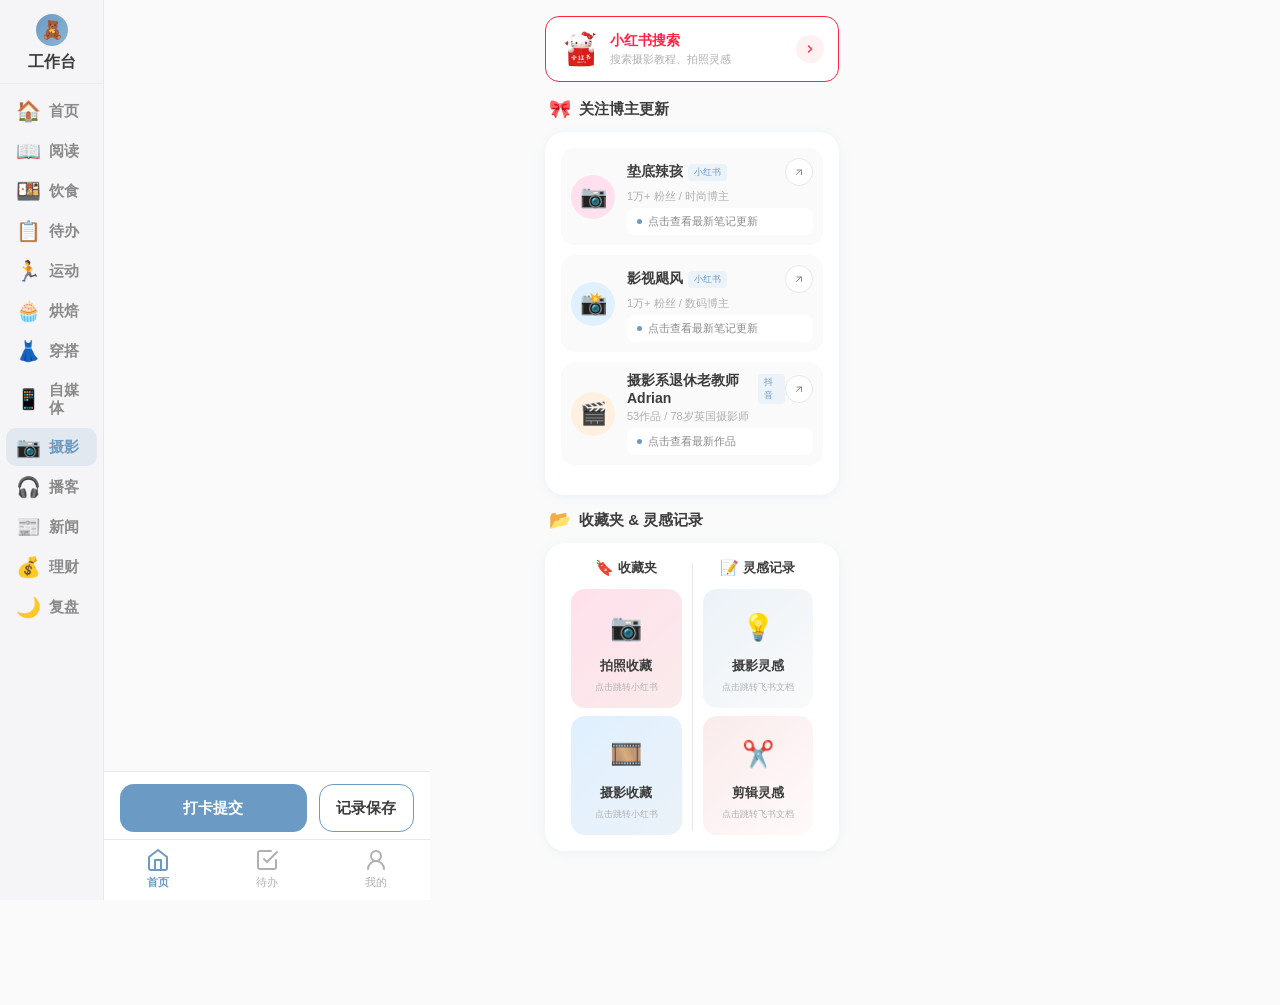
<file: detail-photo.html>
<!DOCTYPE html>
<html lang="zh-CN">
<head>
<meta charset="UTF-8">
<meta name="viewport" content="width=device-width, initial-scale=1.0, maximum-scale=1.0, user-scalable=no">
<title>📷 摄影</title>
<meta name="theme-color" content="#6B9AC4">
<meta name="apple-mobile-web-app-capable" content="yes">
<meta name="apple-mobile-web-app-status-bar-style" content="default">
<link rel="apple-touch-icon" href="icons/apple-touch-icon.png">
<link rel="manifest" href="manifest.json">
<link rel="icon" type="image/png" href="icons/favicon-32.png">
<style>
/* ============================================
   摄影页 - 薄荷绿 × 巧克力棕
   ============================================ */
:root {
  --mint: #6B9AC4;
  --mint-light: #EBF2F8;
  --mint-lighter: #FAFAFA;
  --choco: #3D3D3D;
  --choco-light: #8A8A8A;
  --choco-hint: #B0B0B0;
  --pink: #D45555;
  --pink-light: #FAEBEB;
  --blue: #6B9AC4;
  --blue-light: #EBF2F8;
  --border: #E8E8E8;
  --white: #FFFFFF;
  --shadow: 0 2px 12px rgba(107, 154, 196, 0.10);
  --shadow-float: 0 4px 20px rgba(107, 154, 196, 0.15);
}
*, *::before, *::after { margin: 0; padding: 0; box-sizing: border-box; }
body {
  font-family: -apple-system, BlinkMacSystemFont, 'PingFang SC', 'Noto Sans CJK SC', sans-serif;
  background: var(--mint-lighter);
  color: var(--choco);
  min-height: 100vh;
  max-width: 430px;
  margin: 0 auto;
  -webkit-font-smoothing: antialiased;
  padding-bottom: 140px;
  padding-left: 104px;
}

/* --- 顶部导航栏 --- */
.header {
  position: sticky; top: 0; z-index: 100;
  display: flex; align-items: center; justify-content: space-between;
  height: 56px; padding: 0 16px;
  background: var(--white);
  border-bottom: 1px solid var(--border);
}
.header-back {
  width: 36px; height: 36px; border: none; border-radius: 50%;
  background: var(--mint-light); display: flex; align-items: center; justify-content: center;
  text-decoration: none; color: var(--choco); font-size: 18px; flex-shrink: 0;
}
.header-back:active { transform: scale(0.92); }
.header-title { flex: 1; text-align: center; font-size: 17px; font-weight: 600; color: var(--choco); }
.header-drawer {
  width: 36px; height: 36px; border: none; border-radius: 50%;
  background: var(--mint); display: flex; align-items: center; justify-content: center;
  cursor: pointer; flex-shrink: 0;
}
.header-drawer:active { transform: scale(0.92); }
.header-drawer span { display: block; width: 14px; height: 2px; background: var(--white); border-radius: 1px; margin: 1.5px 0; }

/* --- 主体内容 --- */
.main { padding: 16px 16px 0; }

/* --- 通用标题 --- */
.section-title {
  font-size: 15px; font-weight: 600; color: var(--choco);
  margin-bottom: 12px; display: flex; align-items: center; gap: 8px;
  padding: 0 4px;
}
.section-title .emoji { font-size: 18px; }

/* ============================================
   第1块：审美博主关注更新
   ============================================ */
.blogger-card {
  background: var(--white);
  border-radius: 20px;
  padding: 16px;
  margin-bottom: 14px;
  box-shadow: var(--shadow);
}
.blogger-list {
  display: flex; flex-direction: column; gap: 10px;
  margin-bottom: 14px;
}
.blogger-item {
  display: flex; align-items: center; gap: 12px;
  padding: 10px;
  background: var(--mint-lighter);
  border-radius: 14px;
  cursor: pointer;
  transition: all 0.2s;
}
.blogger-item:active { transform: scale(0.98); }
.blogger-avatar {
  width: 44px; height: 44px; border-radius: 50%;
  display: flex; align-items: center; justify-content: center;
  font-size: 22px; flex-shrink: 0;
}
.blogger-avatar.a1 { background: #FFE0EC; }
.blogger-avatar.a2 { background: #E0F0FF; }
.blogger-avatar.a3 { background: #FFF0E0; }
.blogger-body { flex: 1; min-width: 0; }
.blogger-top {
  display: flex; align-items: center; justify-content: space-between;
  margin-bottom: 3px;
}
.blogger-name {
  font-size: 14px; font-weight: 600; color: var(--choco);
  display: flex; align-items: center; gap: 5px;
}
.blogger-tag {
  font-size: 9px; font-weight: 500;
  background: var(--mint-light); color: var(--mint);
  padding: 2px 6px; border-radius: 4px;
}
.blogger-jump {
  width: 28px; height: 28px; border-radius: 50%;
  border: 1.5px solid var(--border);
  background: var(--white);
  display: flex; align-items: center; justify-content: center;
  flex-shrink: 0; cursor: pointer; transition: all 0.2s;
}
.blogger-jump:active { background: var(--mint-light); transform: scale(0.9); }
.blogger-jump svg { width: 12px; height: 12px; color: var(--choco-light); }
.blogger-desc {
  font-size: 11px; color: var(--choco-hint);
  overflow: hidden; text-overflow: ellipsis; white-space: nowrap;
}
.blogger-latest {
  display: flex; align-items: center; gap: 6px;
  padding: 6px 10px;
  background: var(--white);
  border-radius: 8px;
  font-size: 11px; color: var(--choco-light);
  margin-top: 4px;
}
.blogger-latest .dot {
  width: 5px; height: 5px; border-radius: 50%;
  background: var(--mint); flex-shrink: 0;
}

/* 小红书搜索框 */
.xhs-search-box {
  display: flex; align-items: center; gap: 10px;
  padding: 12px 14px;
  background: var(--white);
  border: 1.5px solid #FF2442;
  border-radius: 14px;
  cursor: pointer;
  transition: all 0.2s;
  margin-bottom: 16px;
}
.xhs-search-box:active { transform: scale(0.98); }
.xhs-search-logo {
  width: 40px; height: 40px; border-radius: 10px;
  display: flex; align-items: center; justify-content: center;
  flex-shrink: 0;
}
.xhs-search-logo img { width: 36px; height: 36px; object-fit: contain; }
.xhs-search-body { flex: 1; }
.xhs-search-title {
  font-size: 14px; font-weight: 600; color: #FF2442;
  margin-bottom: 2px;
}
.xhs-search-desc {
  font-size: 11px; color: var(--choco-hint);
}
.xhs-search-arrow {
  width: 28px; height: 28px; border-radius: 50%;
  background: #FFF0F2;
  display: flex; align-items: center; justify-content: center;
  flex-shrink: 0;
}
.xhs-search-arrow svg { width: 12px; height: 12px; color: #FF2442; }

/* ============================================
   第2块：收藏夹 + 灵感记录（合并双栏）
   ============================================ */
.merge-card {
  background: var(--white);
  border-radius: 20px;
  padding: 16px;
  margin-bottom: 14px;
  box-shadow: var(--shadow);
}
.merge-grid {
  display: grid;
  grid-template-columns: 1fr 1px 1fr;
  gap: 0;
}
.merge-divider {
  background: var(--border);
  margin: 4px 0;
}
.merge-col {
  display: flex; flex-direction: column;
  padding: 0 10px;
}
.merge-col-title {
  font-size: 13px; font-weight: 700; color: var(--choco);
  text-align: center; margin-bottom: 12px;
  display: flex; align-items: center; justify-content: center; gap: 4px;
}
.merge-col-title .emoji { font-size: 15px; }
.merge-item {
  display: flex; flex-direction: column;
  align-items: center; gap: 6px;
  padding: 14px 6px;
  border-radius: 14px;
  cursor: pointer;
  transition: all 0.2s;
  margin-bottom: 8px;
}
.merge-item:last-child { margin-bottom: 0; }
.merge-item:active { transform: scale(0.95); }
.merge-item.beauty { background: linear-gradient(135deg, #FFE0EC 0%, #FAEBEB 100%); }
.merge-item.fashion { background: linear-gradient(135deg, #E0F0FF 0%, #EBF2F8 100%); }
.merge-item.outfit { background: linear-gradient(135deg, #EBF2F8 0%, #FAFAFA 100%); }
.merge-item.makeup { background: linear-gradient(135deg, #FAEBEB 0%, #FFFAFB 100%); }
.merge-item-icon { font-size: 26px; line-height: 1; display: flex; align-items: center; justify-content: center; width: 48px; height: 48px; overflow: hidden; }
.merge-item-icon img { max-width: 100%; max-height: 100%; width: auto; height: auto; object-fit: contain; display: block; }
.merge-item-name { font-size: 13px; font-weight: 600; color: var(--choco); }
.merge-item-sub { font-size: 9px; color: var(--choco-hint); }

/* --- 底部操作栏 --- */
.footer {
  position: fixed; bottom: 56px; left: 104px; right: 0; width: auto; max-width: calc(430px - 104px);
  display: flex; gap: 12px;
  padding: 12px 16px;
  padding-bottom: max(12px, env(safe-area-inset-bottom));
  background: rgba(255, 255, 255, 0.95);
  backdrop-filter: blur(12px);
  border-top: 1px solid var(--border);
  z-index: 50;
}
.btn-primary {
  flex: 2; height: 48px; border: none; border-radius: 14px;
  background: var(--mint); color: var(--white);
  font-size: 15px; font-weight: 600; cursor: pointer;
  display: flex; align-items: center; justify-content: center; gap: 6px;
  transition: transform 0.15s;
}
.btn-primary:active { transform: scale(0.97); }
.btn-primary.checked { background: var(--mint-light); color: var(--choco); border: 1.5px solid var(--mint); }
.btn-secondary {
  flex: 1; height: 48px; border: 1.5px solid var(--mint); border-radius: 14px;
  background: var(--white); color: var(--choco);
  font-size: 15px; font-weight: 600; cursor: pointer;
  display: flex; align-items: center; justify-content: center; gap: 6px;
  transition: all 0.2s;
}
.btn-secondary:active { background: var(--mint-light); transform: scale(0.97); }

/* --- Toast --- */
.toast {
  position: fixed; top: 50%; left: 50%;
  transform: translate(-50%, -50%) scale(0.8);
  background: rgba(93, 64, 55, 0.9); color: #fff;
  padding: 14px 22px; border-radius: 14px;
  font-size: 13px; font-weight: 500;
  z-index: 999; opacity: 0; visibility: hidden;
  transition: all 0.3s cubic-bezier(0.34, 1.56, 0.64, 1);
  white-space: nowrap;
}
.toast.show { opacity: 1; visibility: visible; transform: translate(-50%, -50%) scale(1); }

/* --- 右侧抽屉 --- */
.drawer-overlay { position: fixed; top: 0; left: 0; right: 0; bottom: 0; background: rgba(0,0,0,0.35); z-index: 300; opacity: 0; visibility: hidden; transition: all 0.3s ease; }
.drawer-overlay.open { opacity: 1; visibility: visible; }
.drawer { position: fixed; top: 0; left: -160px; width: 160px; height: 100%; background: var(--white); z-index: 301; transition: left 0.35s cubic-bezier(0.32,0.72,0,1); display: flex; flex-direction: column; box-shadow: 4px 0 24px rgba(0,0,0,0.08); }
.drawer.open { left: 0; }
.drawer-header { padding: 16px 12px 12px; border-bottom: 1px solid var(--border); }
.drawer-avatar { width: 40px; height: 40px; border-radius: 50%; background: var(--mint); display: flex; align-items: center; justify-content: center; margin-bottom: 8px; font-size: 28px; }
.drawer-title { font-size: 15px; font-weight: 700; color: var(--choco); margin-bottom: 4px; }
.drawer-subtitle { font-size: 11px; color: var(--choco-hint); }
.drawer-menu { flex: 1; overflow-y: auto; padding: 12px 0; }
.drawer-menu-item { display: flex; align-items: center; gap: 8px; padding: 8px 12px; cursor: pointer; transition: background 0.2s; text-decoration: none; color: var(--choco); font-size: 13px; }
.drawer-menu-item:active { background: var(--mint-light); }
.drawer-menu-item.active { background: var(--mint-light); color: var(--mint); font-weight: 600; }
.drawer-menu-item .menu-emoji { font-size: 16px; width: 20px; text-align: center; flex-shrink: 0; }
.drawer-menu-item.home-link { border-bottom: 1px solid var(--border); margin-bottom: 8px; color: var(--mint); font-weight: 600; }
.drawer-footer { padding: 12px 12px; padding-bottom: calc(20px + env(safe-area-inset-bottom, 20px) + 56px)); border-top: 1px solid var(--border); }
.drawer-reset-btn { width: 100%; padding: 12px; border-radius: 12px; background: var(--mint-light); border: 1.5px solid var(--mint); color: var(--choco); font-size: 13px; font-weight: 500; cursor: pointer; transition: all 0.2s; }
.drawer-reset-btn:active { background: var(--mint); color: #fff; }

/* ===== 底部导航栏 ===== */
.bottom-nav { position: fixed; bottom: 0; left: 104px; right: 0; width: auto; max-width: calc(430px - 104px); display: flex; background: rgba(255,255,255,0.95); backdrop-filter: blur(16px); -webkit-backdrop-filter: blur(16px); border-top: 1px solid #E8E8E8; z-index: 200; padding-bottom: env(safe-area-inset-bottom, 0); }
.nav-tab { flex: 1; display: flex; flex-direction: column; align-items: center; justify-content: center; gap: 3px; padding: 8px 0 10px; cursor: pointer; background: none; border: none; transition: all 0.2s; font-family: inherit; }
.nav-tab:active { transform: scale(0.92); }
.nav-tab svg { width: 24px; height: 24px; color: #B0B0B0; transition: color 0.2s; }
.nav-tab .nav-tab-label { font-size: 11px; color: #B0B0B0; font-weight: 500; transition: color 0.2s; }
.nav-tab.active svg { color: #6B9AC4; }
.nav-tab.active .nav-tab-label { color: #6B9AC4; font-weight: 600; }

/* ===== 左侧固定侧边栏 ===== */
.sidebar { position: fixed; top: 0; left: 0; width: 104px; height: 100vh; background: #F5F5F7; z-index: 250; display: flex; flex-direction: column; border-right: 1px solid #E8E8E8; }
.sidebar-header { padding: 14px 10px 10px; border-bottom: 1px solid #ECECEC; flex-shrink: 0; }
.sidebar-avatar { width: 32px; height: 32px; border-radius: 50%; background: linear-gradient(135deg, #6B9AC4 0%, #8AB5D6 100%); margin: 0 auto 6px; display: flex; align-items: center; justify-content: center; font-size: 18px; }
.sidebar-name { font-size: 16px; font-weight: 700; color: #3D3D3D; line-height: 1.3; text-align: center; }
.sidebar-menu { flex: 1; overflow-y: auto; padding: 6px 0; -webkit-overflow-scrolling: touch; }
.sidebar-menu::-webkit-scrollbar { display: none; }
.sidebar-item { display: flex; flex-direction: row; align-items: center; gap: 8px; padding: 9px 10px; cursor: pointer; text-decoration: none; color: #8A8A8A; transition: all 0.2s; margin: 2px 6px; border-radius: 10px; }
.sidebar-item:active { transform: scale(0.95); }
.sidebar-item .sb-icon { font-size: 20px; line-height: 1; flex-shrink: 0; }
.sidebar-item .sb-label { font-size: 15px; font-weight: 600; line-height: 1.2; }
.sidebar-item.active { background: rgba(107, 154, 196, 0.15); color: #6B9AC4; }
.sidebar-item.active .sb-label { font-weight: 700; }
</style>
</head>
<body>
<!-- ===== 左侧固定侧边栏 ===== -->
<div class="sidebar">
  <div class="sidebar-header">
    <div class="sidebar-avatar">🧸</div>
    <div class="sidebar-name">工作台</div>
  </div>
  <div class="sidebar-menu">
    <a class="sidebar-item" href="index.html"><span class="sb-icon">🏠</span><span class="sb-label">首页</span></a>
    <a class="sidebar-item" href="detail-reading.html"><span class="sb-icon">📖</span><span class="sb-label">阅读</span></a>
    <a class="sidebar-item" href="detail-eating.html"><span class="sb-icon">🍱</span><span class="sb-label">饮食</span></a>
    <a class="sidebar-item" href="detail-weight.html"><span class="sb-icon">📋</span><span class="sb-label">待办</span></a>
    <a class="sidebar-item" href="detail-exercise.html"><span class="sb-icon">🏃</span><span class="sb-label">运动</span></a>
    <a class="sidebar-item" href="detail-baking.html"><span class="sb-icon">🧁</span><span class="sb-label">烘焙</span></a>
    <a class="sidebar-item" href="detail-fashion.html"><span class="sb-icon">👗</span><span class="sb-label">穿搭</span></a>
    <a class="sidebar-item" href="detail-media.html"><span class="sb-icon">📱</span><span class="sb-label">自媒体</span></a>
    <a class="sidebar-item active" href="detail-photo.html"><span class="sb-icon">📷</span><span class="sb-label">摄影</span></a>
    <a class="sidebar-item" href="detail-podcast.html"><span class="sb-icon">🎧</span><span class="sb-label">播客</span></a>
    <a class="sidebar-item" href="detail-news.html"><span class="sb-icon">📰</span><span class="sb-label">新闻</span></a>
    <a class="sidebar-item" href="detail-finance.html"><span class="sb-icon">💰</span><span class="sb-label">理财</span></a>
    <a class="sidebar-item" href="detail-review.html"><span class="sb-icon">🌙</span><span class="sb-label">复盘</span></a>
  </div>
</div>

<!-- ===== 主体内容 ===== -->
<div class="main">
  <!-- 小红书搜索（置顶） -->
  <div class="xhs-search-box" id="xhsSearch">
    <div class="xhs-search-logo">
      <img src="icons/xhs-logo.png" alt="小红书" />
    </div>
    <div class="xhs-search-body">
      <div class="xhs-search-title">小红书搜索</div>
      <div class="xhs-search-desc">搜索摄影教程、拍照灵感</div>
    </div>
    <div class="xhs-search-arrow">
      <svg viewBox="0 0 24 24" fill="none" stroke="currentColor" stroke-width="2.5" stroke-linecap="round"><path d="M9 18l6-6-6-6"/></svg>
    </div>
  </div>

  <!-- 第1块：关注博主更新 -->
  <div class="section-title"><span class="emoji">🎀</span>关注博主更新</div>
  <div class="blogger-card">
    <div class="blogger-list">
      <!-- 博主1：垫底辣孩 -->
      <div class="blogger-item" data-url="https://xhslink.cn/m/8F5UaI74Ksb">
        <div class="blogger-avatar a1">📷</div>
        <div class="blogger-body">
          <div class="blogger-top">
            <div class="blogger-name">垫底辣孩 <span class="blogger-tag">小红书</span></div>
            <button class="blogger-jump" type="button">
              <svg viewBox="0 0 24 24" fill="none" stroke="currentColor" stroke-width="2" stroke-linecap="round"><path d="M7 17l9.2-9.2M17 17V8H8"/></svg>
            </button>
          </div>
          <div class="blogger-desc">1万+ 粉丝 / 时尚博主</div>
          <div class="blogger-latest">
            <span class="dot"></span>
            <span>点击查看最新笔记更新</span>
          </div>
        </div>
      </div>
      <!-- 博主2：影视飓风 -->
      <div class="blogger-item" data-url="https://xhslink.cn/m/5P9RRtBny41">
        <div class="blogger-avatar a2">📸</div>
        <div class="blogger-body">
          <div class="blogger-top">
            <div class="blogger-name">影视飓风 <span class="blogger-tag">小红书</span></div>
            <button class="blogger-jump" type="button">
              <svg viewBox="0 0 24 24" fill="none" stroke="currentColor" stroke-width="2" stroke-linecap="round"><path d="M7 17l9.2-9.2M17 17V8H8"/></svg>
            </button>
          </div>
          <div class="blogger-desc">1万+ 粉丝 / 数码博主</div>
          <div class="blogger-latest">
            <span class="dot"></span>
            <span>点击查看最新笔记更新</span>
          </div>
        </div>
      </div>
      <!-- 博主3：摄影系退休老教师Adrian -->
      <div class="blogger-item" data-url="https://v.douyin.com/51b9j-0zD7k/">
        <div class="blogger-avatar a3">🎬</div>
        <div class="blogger-body">
          <div class="blogger-top">
            <div class="blogger-name">摄影系退休老教师Adrian <span class="blogger-tag">抖音</span></div>
            <button class="blogger-jump" type="button">
              <svg viewBox="0 0 24 24" fill="none" stroke="currentColor" stroke-width="2" stroke-linecap="round"><path d="M7 17l9.2-9.2M17 17V8H8"/></svg>
            </button>
          </div>
          <div class="blogger-desc">53作品 / 78岁英国摄影师</div>
          <div class="blogger-latest">
            <span class="dot"></span>
            <span>点击查看最新作品</span>
          </div>
        </div>
      </div>
    </div>
  </div>

  <!-- 第2块：收藏夹 + 灵感记录（合并双栏） -->
  <div class="section-title"><span class="emoji">📂</span>收藏夹 &amp; 灵感记录</div>
  <div class="merge-card">
    <div class="merge-grid">
      <!-- 左栏：收藏夹 -->
      <div class="merge-col">
        <div class="merge-col-title"><span class="emoji">🔖</span>收藏夹</div>
        <div class="merge-item beauty" id="favPhoto">
          <div class="merge-item-icon">📷</div>
          <div class="merge-item-name">拍照收藏</div>
          <div class="merge-item-sub">点击跳转小红书</div>
        </div>
        <div class="merge-item fashion" id="favPhotography">
          <div class="merge-item-icon">🎞️</div>
          <div class="merge-item-name">摄影收藏</div>
          <div class="merge-item-sub">点击跳转小红书</div>
        </div>
      </div>
      <!-- 分隔线 -->
      <div class="merge-divider"></div>
      <!-- 右栏：灵感记录 -->
      <div class="merge-col">
        <div class="merge-col-title"><span class="emoji">📝</span>灵感记录</div>
        <div class="merge-item outfit" id="inspirePhoto">
          <div class="merge-item-icon">💡</div>
          <div class="merge-item-name">摄影灵感</div>
          <div class="merge-item-sub">点击跳转飞书文档</div>
        </div>
        <div class="merge-item makeup" id="inspireEdit">
          <div class="merge-item-icon">✂️</div>
          <div class="merge-item-name">剪辑灵感</div>
          <div class="merge-item-sub">点击跳转飞书文档</div>
        </div>
      </div>
    </div>
  </div>

</div>

<!-- 底部操作栏 -->
<div class="footer">
  <button class="btn-primary" id="checkinBtn">打卡提交</button>
  <button class="btn-secondary" id="saveBtn">记录保存</button>
</div>

<script>
/* 打卡逻辑 */
function getTodayKey(){var n=new Date();return n.getFullYear()+'-'+String(n.getMonth()+1).padStart(2,'0')+'-'+String(n.getDate()).padStart(2,'0')}
function getCheckinRecords(){try{var d=JSON.parse(localStorage.getItem('checkin_records')||'{}');return d[getTodayKey()]||[]}catch(e){return[]}}
function isChecked(id){return getCheckinRecords().indexOf(id)!==-1}
function submitCheckin(id){var d=JSON.parse(localStorage.getItem('checkin_records')||'{}');var t=getTodayKey();if(!d[t])d[t]=[];if(d[t].indexOf(id)===-1){d[t].push(id);localStorage.setItem('checkin_records',JSON.stringify(d))}updateCheckinButton(true);showToast('打卡成功 📷')}
function undoCheckin(id){var d=JSON.parse(localStorage.getItem('checkin_records')||'{}');var t=getTodayKey();if(d[t]){d[t]=d[t].filter(function(i){return i!==id});localStorage.setItem('checkin_records',JSON.stringify(d))}updateCheckinButton(false);showToast('已撤销打卡')}
function toggleCheckin(id){if(isChecked(id)){undoCheckin(id)}else{submitCheckin(id)}}
function updateCheckinButton(checked){var b=document.getElementById('checkinBtn');if(!b)return;if(checked){b.classList.add('checked');b.textContent='✓ 已完成打卡'}else{b.classList.remove('checked');b.textContent='打卡提交'}}

/* Toast */
function showToast(msg){var e=document.getElementById('appToast');if(e)e.remove();var t=document.createElement('div');t.className='toast';t.id='appToast';t.textContent=msg;document.body.appendChild(t);requestAnimationFrame(function(){t.classList.add('show')});setTimeout(function(){t.classList.remove('show');setTimeout(function(){t.remove()},300)},1500)}

/* 抽屉 */
/* 抽屉已移除，使用侧边栏导航 */
function resetToday(){try{localStorage.setItem('checkin_records',JSON.stringify({}))}catch(e){}showToast('今日打卡已重置 📷')}

/* 事件绑定 */
document.addEventListener('DOMContentLoaded',function(){
  var resetBtn=document.getElementById('resetBtn');
  var checkinBtn=document.getElementById('checkinBtn');
  var saveBtn=document.getElementById('saveBtn');
  if(resetBtn)resetBtn.addEventListener('click',function(e){e.preventDefault();e.stopPropagation();resetToday()});
  if(checkinBtn)checkinBtn.addEventListener('click',function(e){e.preventDefault();e.stopPropagation();toggleCheckin(8)});
  if(saveBtn)saveBtn.addEventListener('click',function(e){e.preventDefault();e.stopPropagation();showToast('记录已保存')});

  /* 博主跳转 */
  document.querySelectorAll('.blogger-item').forEach(function(item){
    item.addEventListener('click',function(e){
      if(e.target.closest('.blogger-jump')){e.stopPropagation()}
      var url=this.getAttribute('data-url');
      if(url&&url!=='#')window.location.href=url;else showToast('请先设置博主链接');
    });
  });

  /* 小红书搜索 */
  var xhsSearch=document.getElementById('xhsSearch');
  if(xhsSearch)xhsSearch.addEventListener('click',function(e){
    e.stopPropagation();
    /* 优先唤起小红书App搜索页，失败则跳网页版 */
    var scheme='xhsdiscover://search/recommend';
    var webUrl='https://www.xiaohongshu.com/explore';
    var ua=navigator.userAgent.toLowerCase();
    var isIOS=/iphone|ipad|ipod/.test(ua);
    var start=Date.now();
    var timer=setTimeout(function(){
      /* 如果2秒后页面还活着，说明App没唤起，跳网页版 */
      if(Date.now()-start<2200){window.location.href=webUrl}
    },2000);
    /* iOS用iframe唤起，Android直接跳 */
    if(isIOS){
      var iframe=document.createElement('iframe');
      iframe.style.display='none';
      iframe.src=scheme;
      document.body.appendChild(iframe);
      setTimeout(function(){document.body.removeChild(iframe)},300);
    }else{
      window.location.href=scheme;
    }
    /* 可见性变化说明App已打开，清除兜底 */
    document.addEventListener('visibilitychange',function(){
      if(document.hidden){clearTimeout(timer)}
    },{once:true});
  });

  /* 收藏夹跳转 */
  var favPhoto=document.getElementById('favPhoto');
  var favPhotography=document.getElementById('favPhotography');
  if(favPhoto)favPhoto.addEventListener('click',function(e){
    e.stopPropagation();
    window.location.href='https://www.xiaohongshu.com/board/630ae7170000000001003222?xhsshare=CopyLink&appuid=58de04265e87e74d9a2887fc&apptime=1785465537&share_id=4c9d6385c8bd4735bdf8646620b9c7cf';
  });
  if(favPhotography)favPhotography.addEventListener('click',function(e){
    e.stopPropagation();
    window.location.href='https://www.xiaohongshu.com/board/65b2823300000000340034a1?xhsshare=CopyLink&appuid=58de04265e87e74d9a2887fc&apptime=1785465556&share_id=d291638cb6f24f69953f3f03df86b900';
  });

  /* 灵感记录跳转飞书文档 */
  var inspirePhoto=document.getElementById('inspirePhoto');
  var inspireEdit=document.getElementById('inspireEdit');
  var feishuUrl='https://bg2633jeoj.feishu.cn/wiki/EMkEw9EhXiLCh2kZZ9kcW2QUni4';
  if(inspirePhoto)inspirePhoto.addEventListener('click',function(e){e.stopPropagation();window.location.href=feishuUrl});
  if(inspireEdit)inspireEdit.addEventListener('click',function(e){e.stopPropagation();window.location.href=feishuUrl});

  /* 初始化 */
  updateCheckinButton(isChecked(8));
});
</script>

<!-- Service Worker 注册 -->
<script>
if ('serviceWorker' in navigator) {
  window.addEventListener('load', function() {
    navigator.serviceWorker.register('./sw.js').catch(function(){});
  });
}
</script>

<!-- ===== 底部导航栏 ===== -->
<div class="bottom-nav">
  <button class="nav-tab active" id="navHome" type="button">
    <svg viewBox="0 0 24 24" fill="none" stroke="currentColor" stroke-width="2" stroke-linecap="round" stroke-linejoin="round"><path d="M3 9l9-7 9 7v11a2 2 0 01-2 2H5a2 2 0 01-2-2z"/><polyline points="9 22 9 12 15 12 15 22"/></svg>
    <span class="nav-tab-label">首页</span>
  </button>
  <button class="nav-tab" id="navTodo" type="button">
    <svg viewBox="0 0 24 24" fill="none" stroke="currentColor" stroke-width="2" stroke-linecap="round" stroke-linejoin="round"><path d="M9 11l3 3L22 4"/><path d="M21 12v7a2 2 0 01-2 2H5a2 2 0 01-2-2V5a2 2 0 012-2h11"/></svg>
    <span class="nav-tab-label">待办</span>
  </button>
  <button class="nav-tab" id="navMine" type="button">
    <svg viewBox="0 0 24 24" fill="none" stroke="currentColor" stroke-width="2" stroke-linecap="round" stroke-linejoin="round"><circle cx="12" cy="8" r="5"/><path d="M20 21a8 8 0 10-16 0"/></svg>
    <span class="nav-tab-label">我的</span>
  </button>
</div>
<script>
document.addEventListener('DOMContentLoaded',function(){
  var h=document.getElementById('navHome'),t=document.getElementById('navTodo'),m=document.getElementById('navMine');
  if(h)h.addEventListener('click',function(e){e.preventDefault();e.stopPropagation();window.location.href='index.html'});
  if(t)t.addEventListener('click',function(e){e.preventDefault();e.stopPropagation();window.location.href='index.html#todo'});
  if(m)m.addEventListener('click',function(e){e.preventDefault();e.stopPropagation();window.location.href='index.html#mine'});
});
</script>

</body>
</html>
</file>
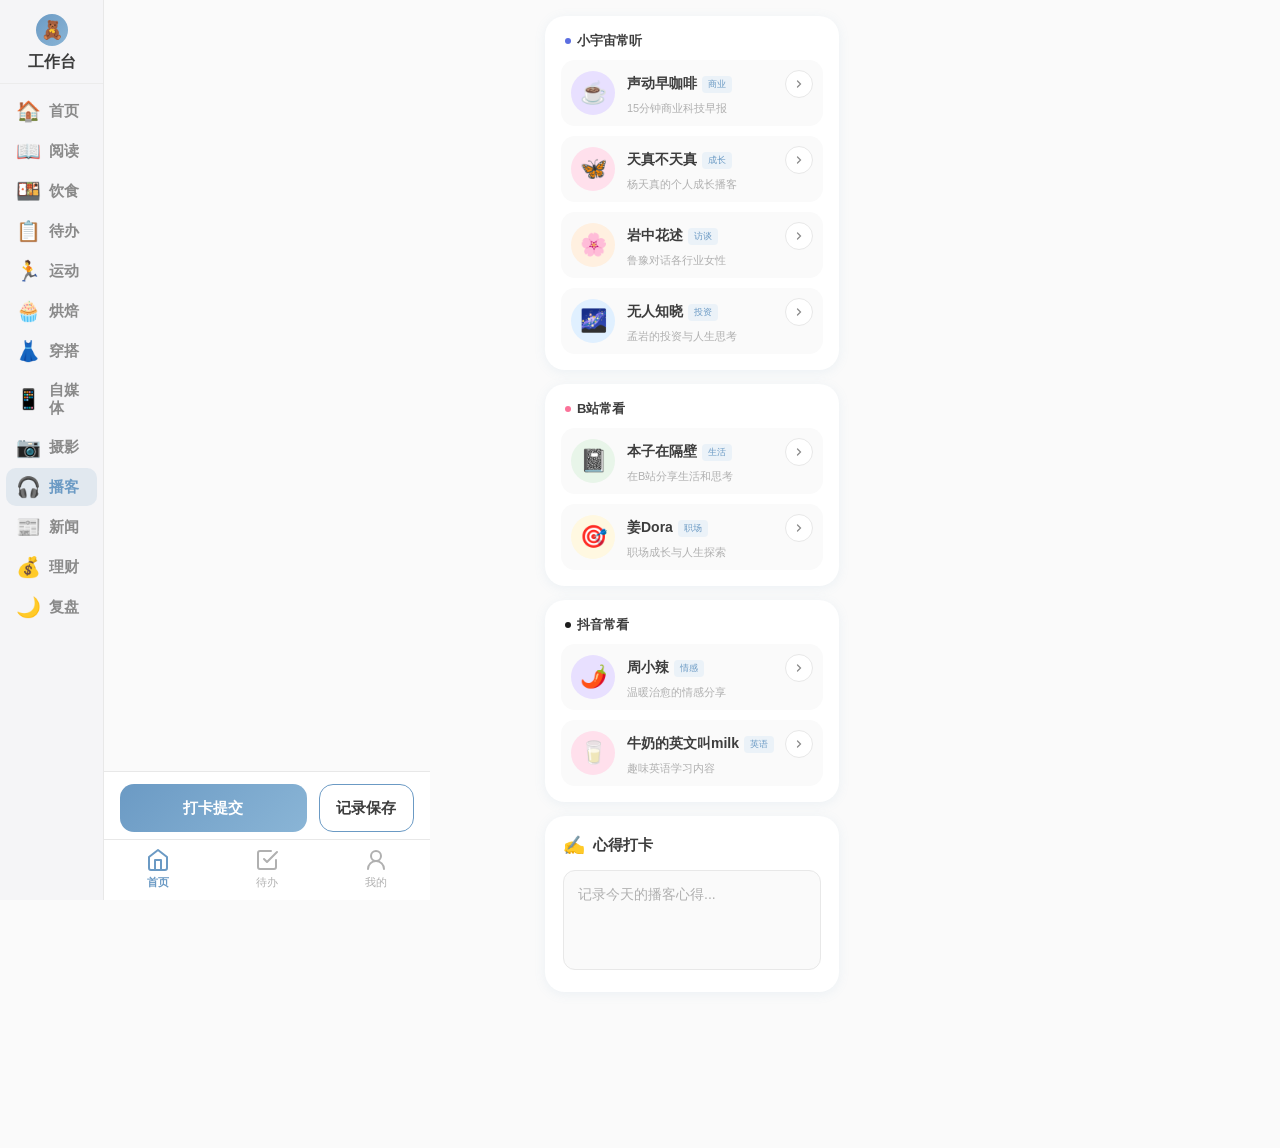
<file: detail-podcast.html>
<!DOCTYPE html>
<html lang="zh-CN">
<head>
  <meta charset="UTF-8">
  <meta name="viewport" content="width=device-width, initial-scale=1.0, maximum-scale=1.0, user-scalable=no">
  <title>🎧 播客</title>
  <style>
/* ============================================
   播客页 - 薄荷绿 × 巧克力棕
   ============================================ */
:root {
  --mint: #6B9AC4;
  --mint-light: #EBF2F8;
  --mint-lighter: #FAFAFA;
  --choco: #3D3D3D;
  --choco-light: #8A8A8A;
  --choco-hint: #B0B0B0;
  --border: #E8E8E8;
  --white: #FFFFFF;
  --shadow: 0 2px 12px rgba(107, 154, 196, 0.10);
  --shadow-float: 0 4px 20px rgba(107, 154, 196, 0.15);
}
*, *::before, *::after { margin: 0; padding: 0; box-sizing: border-box; }
body {
  font-family: -apple-system, BlinkMacSystemFont, 'PingFang SC', 'Noto Sans CJK SC', sans-serif;
  background: var(--mint-lighter);
  color: var(--choco);
  min-height: 100vh;
  max-width: 430px;
  margin: 0 auto;
  -webkit-font-smoothing: antialiased;
  padding-bottom: 140px;
  padding-left: 104px;
}

/* --- 顶部导航栏 --- */
.header {
  position: sticky; top: 0; z-index: 100;
  display: flex; align-items: center; justify-content: space-between;
  height: 56px; padding: 0 16px;
  background: var(--white);
  border-bottom: 1px solid var(--border);
}
.header-back {
  width: 36px; height: 36px; border: none; border-radius: 50%;
  background: var(--mint-light); display: flex; align-items: center; justify-content: center;
  text-decoration: none; color: var(--choco); font-size: 18px; flex-shrink: 0;
}
.header-back:active { transform: scale(0.92); }
.header-title { flex: 1; text-align: center; font-size: 17px; font-weight: 600; color: var(--choco); }
.header-drawer {
  width: 36px; height: 36px; border: none; border-radius: 50%;
  background: var(--mint); display: flex; align-items: center; justify-content: center;
  cursor: pointer; flex-shrink: 0;
}
.header-drawer:active { transform: scale(0.92); }
.header-drawer span { display: block; width: 14px; height: 2px; background: var(--white); border-radius: 1px; margin: 1.5px 0; }

/* --- 主体内容 --- */
.main { padding: 16px 16px 0; }

/* --- 通用标题 --- */
.section-title {
  font-size: 15px; font-weight: 600; color: var(--choco);
  margin-bottom: 12px; display: flex; align-items: center; gap: 8px;
  padding: 0 4px;
}
.section-title .emoji { font-size: 18px; }

/* ============================================
   播客列表卡片
   ============================================ */
.podcast-card {
  background: var(--white);
  border-radius: 20px;
  padding: 16px;
  margin-bottom: 14px;
  box-shadow: var(--shadow);
}
.podcast-list {
  display: flex; flex-direction: column; gap: 10px;
}
.podcast-item {
  display: flex; align-items: center; gap: 12px;
  padding: 10px;
  background: var(--mint-lighter);
  border-radius: 14px;
  cursor: pointer;
  transition: all 0.2s;
}
.podcast-item:active { transform: scale(0.98); }
.podcast-avatar {
  width: 44px; height: 44px; border-radius: 50%;
  display: flex; align-items: center; justify-content: center;
  font-size: 22px; flex-shrink: 0;
}
.podcast-avatar.p1 { background: #E8E0FF; }
.podcast-avatar.p2 { background: #FFE0EC; }
.podcast-avatar.p3 { background: #FFF0E0; }
.podcast-avatar.p4 { background: #E0F0FF; }
.podcast-avatar.p5 { background: #E8F5E9; }
.podcast-avatar.p6 { background: #FFF8E1; }
.podcast-body { flex: 1; min-width: 0; }
.podcast-top {
  display: flex; align-items: center; justify-content: space-between;
  margin-bottom: 3px;
}
.podcast-name {
  font-size: 14px; font-weight: 600; color: var(--choco);
  display: flex; align-items: center; gap: 5px;
}
.podcast-tag {
  font-size: 9px; font-weight: 500;
  background: var(--mint-light); color: var(--mint);
  padding: 2px 6px; border-radius: 4px;
}
.podcast-jump {
  width: 28px; height: 28px; border-radius: 50%;
  border: 1.5px solid var(--border);
  background: var(--white);
  display: flex; align-items: center; justify-content: center;
  flex-shrink: 0; cursor: pointer; transition: all 0.2s;
}
.podcast-jump:active { background: var(--mint-light); transform: scale(0.9); }
.podcast-jump svg { width: 12px; height: 12px; color: var(--choco-light); }
.podcast-desc {
  font-size: 11px; color: var(--choco-hint);
  overflow: hidden; text-overflow: ellipsis; white-space: nowrap;
}

/* --- 平台分区标题 --- */
.platform-title {
  font-size: 13px; font-weight: 700; color: var(--choco);
  margin: 0 4px 10px;
  display: flex; align-items: center; gap: 6px;
}
.platform-title .dot {
  width: 6px; height: 6px; border-radius: 50%;
  flex-shrink: 0;
}
.platform-title .dot.xiaoyuzhou { background: #5B6EE1; }
.platform-title .dot.bilibili { background: #FB7299; }
.platform-title .dot.douyin { background: #1C1C1C; }

/* ============================================
   心得打卡
   ============================================ */
.checkin-card {
  background: var(--white);
  border-radius: 20px;
  padding: 18px;
  margin-bottom: 16px;
  box-shadow: var(--shadow);
}
.checkin-title {
  font-size: 15px; font-weight: 600; color: var(--choco);
  margin-bottom: 14px;
  display: flex; align-items: center; gap: 8px;
}
.checkin-title .emoji { font-size: 18px; }
.note-textarea {
  width: 100%; min-height: 100px;
  border: 1.5px solid var(--border);
  border-radius: 12px;
  padding: 12px 14px;
  font-size: 14px;
  font-family: inherit;
  color: var(--choco);
  background: var(--mint-lighter);
  resize: none;
  outline: none;
  line-height: 1.6;
  transition: border 0.2s;
}
.note-textarea:focus { border-color: var(--mint); background: var(--white); }
.note-textarea::placeholder { color: var(--choco-hint); }

/* --- 底部操作栏 --- */
.footer {
  position: fixed; bottom: 56px; left: 104px; right: 0; width: auto; max-width: calc(430px - 104px);
  display: flex; gap: 12px;
  padding: 12px 16px;
  padding-bottom: max(12px, env(safe-area-inset-bottom));
  background: rgba(255, 255, 255, 0.95);
  backdrop-filter: blur(12px);
  border-top: 1px solid var(--border);
  z-index: 50;
}
.btn-primary {
  flex: 2; height: 48px; border: none; border-radius: 14px;
  background: linear-gradient(135deg, #6B9AC4, #8AB5D6); color: var(--white);
  font-size: 15px; font-weight: 600; cursor: pointer;
  display: flex; align-items: center; justify-content: center; gap: 6px;
  transition: transform 0.15s;
}
.btn-primary:active { transform: scale(0.97); }
.btn-primary.checked { background: var(--mint-light); color: var(--choco); border: 1.5px solid var(--mint); }
.btn-secondary {
  flex: 1; height: 48px; border: 1.5px solid var(--mint); border-radius: 14px;
  background: var(--white); color: var(--choco);
  font-size: 15px; font-weight: 600; cursor: pointer;
  display: flex; align-items: center; justify-content: center; gap: 6px;
  transition: all 0.2s;
}
.btn-secondary:active { background: var(--mint-light); transform: scale(0.97); }

/* --- Toast --- */
.toast {
  position: fixed; top: 50%; left: 50%;
  transform: translate(-50%, -50%) scale(0.8);
  background: rgba(93, 64, 55, 0.9); color: #fff;
  padding: 14px 22px; border-radius: 14px;
  font-size: 13px; font-weight: 500;
  z-index: 999; opacity: 0; visibility: hidden;
  transition: all 0.3s cubic-bezier(0.34, 1.56, 0.64, 1);
  white-space: nowrap;
}
.toast.show { opacity: 1; visibility: visible; transform: translate(-50%, -50%) scale(1); }

/* ===== 底部导航栏 ===== */
.bottom-nav { position: fixed; bottom: 0; left: 104px; right: 0; width: auto; max-width: calc(430px - 104px); display: flex; background: rgba(255,255,255,0.95); backdrop-filter: blur(16px); -webkit-backdrop-filter: blur(16px); border-top: 1px solid #E8E8E8; z-index: 200; padding-bottom: env(safe-area-inset-bottom, 0); }
.nav-tab { flex: 1; display: flex; flex-direction: column; align-items: center; justify-content: center; gap: 3px; padding: 8px 0 10px; cursor: pointer; background: none; border: none; transition: all 0.2s; font-family: inherit; }
.nav-tab:active { transform: scale(0.92); }
.nav-tab svg { width: 24px; height: 24px; color: #B0B0B0; transition: color 0.2s; }
.nav-tab .nav-tab-label { font-size: 11px; color: #B0B0B0; font-weight: 500; transition: color 0.2s; }
.nav-tab.active svg { color: #6B9AC4; }
.nav-tab.active .nav-tab-label { color: #6B9AC4; font-weight: 600; }

/* ===== 左侧固定侧边栏 ===== */
.sidebar { position: fixed; top: 0; left: 0; width: 104px; height: 100vh; background: #F5F5F7; z-index: 250; display: flex; flex-direction: column; border-right: 1px solid #E8E8E8; }
.sidebar-header { padding: 14px 10px 10px; border-bottom: 1px solid #ECECEC; flex-shrink: 0; }
.sidebar-avatar { width: 32px; height: 32px; border-radius: 50%; background: linear-gradient(135deg, #6B9AC4 0%, #8AB5D6 100%); margin: 0 auto 6px; display: flex; align-items: center; justify-content: center; font-size: 18px; }
.sidebar-name { font-size: 16px; font-weight: 700; color: #3D3D3D; line-height: 1.3; text-align: center; }
.sidebar-menu { flex: 1; overflow-y: auto; padding: 6px 0; -webkit-overflow-scrolling: touch; }
.sidebar-menu::-webkit-scrollbar { display: none; }
.sidebar-item { display: flex; flex-direction: row; align-items: center; gap: 8px; padding: 9px 10px; cursor: pointer; text-decoration: none; color: #8A8A8A; transition: all 0.2s; margin: 2px 6px; border-radius: 10px; }
.sidebar-item:active { transform: scale(0.95); }
.sidebar-item .sb-icon { font-size: 20px; line-height: 1; flex-shrink: 0; }
.sidebar-item .sb-label { font-size: 15px; font-weight: 600; line-height: 1.2; }
.sidebar-item.active { background: rgba(107, 154, 196, 0.15); color: #6B9AC4; }
.sidebar-item.active .sb-label { font-weight: 700; }
</style>
<meta name="theme-color" content="#6B9AC4">
<meta name="apple-mobile-web-app-capable" content="yes">
<meta name="apple-mobile-web-app-status-bar-style" content="default">
<link rel="apple-touch-icon" href="icons/apple-touch-icon.png">
<link rel="manifest" href="manifest.json">
<link rel="icon" type="image/png" href="icons/favicon-32.png">
</head>
<body>
<!-- ===== 左侧固定侧边栏 ===== -->
<div class="sidebar">
  <div class="sidebar-header">
    <div class="sidebar-avatar">🧸</div>
    <div class="sidebar-name">工作台</div>
  </div>
  <div class="sidebar-menu">
    <a class="sidebar-item" href="index.html"><span class="sb-icon">🏠</span><span class="sb-label">首页</span></a>
    <a class="sidebar-item" href="detail-reading.html"><span class="sb-icon">📖</span><span class="sb-label">阅读</span></a>
    <a class="sidebar-item" href="detail-eating.html"><span class="sb-icon">🍱</span><span class="sb-label">饮食</span></a>
    <a class="sidebar-item" href="detail-weight.html"><span class="sb-icon">📋</span><span class="sb-label">待办</span></a>
    <a class="sidebar-item" href="detail-exercise.html"><span class="sb-icon">🏃</span><span class="sb-label">运动</span></a>
    <a class="sidebar-item" href="detail-baking.html"><span class="sb-icon">🧁</span><span class="sb-label">烘焙</span></a>
    <a class="sidebar-item" href="detail-fashion.html"><span class="sb-icon">👗</span><span class="sb-label">穿搭</span></a>
    <a class="sidebar-item" href="detail-media.html"><span class="sb-icon">📱</span><span class="sb-label">自媒体</span></a>
    <a class="sidebar-item" href="detail-photo.html"><span class="sb-icon">📷</span><span class="sb-label">摄影</span></a>
    <a class="sidebar-item active" href="detail-podcast.html"><span class="sb-icon">🎧</span><span class="sb-label">播客</span></a>
    <a class="sidebar-item" href="detail-news.html"><span class="sb-icon">📰</span><span class="sb-label">新闻</span></a>
    <a class="sidebar-item" href="detail-finance.html"><span class="sb-icon">💰</span><span class="sb-label">理财</span></a>
    <a class="sidebar-item" href="detail-review.html"><span class="sb-icon">🌙</span><span class="sb-label">复盘</span></a>
  </div>
</div>

<!-- ===== 主体内容 ===== -->
<div class="main">

  <!-- 第1块：小宇宙播客列表 -->
  <div class="podcast-card">
    <div class="platform-title"><span class="dot xiaoyuzhou"></span>小宇宙常听</div>
    <div class="podcast-list">
      <div class="podcast-item" data-url="https://www.xiaoyuzhoufm.com/podcast/60de7c003dd577b40d5a40f3">
        <div class="podcast-avatar p1">☕</div>
        <div class="podcast-body">
          <div class="podcast-top">
            <div class="podcast-name">声动早咖啡<span class="podcast-tag">商业</span></div>
            <div class="podcast-jump">
              <svg viewBox="0 0 24 24" fill="none" stroke="currentColor" stroke-width="2.5" stroke-linecap="round"><path d="M9 18l6-6-6-6"/></svg>
            </div>
          </div>
          <div class="podcast-desc">15分钟商业科技早报</div>
        </div>
      </div>
      <div class="podcast-item" data-url="https://www.xiaoyuzhoufm.com/podcast/65cef9e3cace72dff8d98de3">
        <div class="podcast-avatar p2">🦋</div>
        <div class="podcast-body">
          <div class="podcast-top">
            <div class="podcast-name">天真不天真<span class="podcast-tag">成长</span></div>
            <div class="podcast-jump">
              <svg viewBox="0 0 24 24" fill="none" stroke="currentColor" stroke-width="2.5" stroke-linecap="round"><path d="M9 18l6-6-6-6"/></svg>
            </div>
          </div>
          <div class="podcast-desc">杨天真的个人成长播客</div>
        </div>
      </div>
      <div class="podcast-item" data-url="https://www.xiaoyuzhoufm.com/podcast/625635587bfca4e73e990703">
        <div class="podcast-avatar p3">🌸</div>
        <div class="podcast-body">
          <div class="podcast-top">
            <div class="podcast-name">岩中花述<span class="podcast-tag">访谈</span></div>
            <div class="podcast-jump">
              <svg viewBox="0 0 24 24" fill="none" stroke="currentColor" stroke-width="2.5" stroke-linecap="round"><path d="M9 18l6-6-6-6"/></svg>
            </div>
          </div>
          <div class="podcast-desc">鲁豫对话各行业女性</div>
        </div>
      </div>
      <div class="podcast-item" data-url="https://www.xiaoyuzhoufm.com/podcast/611719d3cb0b82e1df0ad29e">
        <div class="podcast-avatar p4">🌌</div>
        <div class="podcast-body">
          <div class="podcast-top">
            <div class="podcast-name">无人知晓<span class="podcast-tag">投资</span></div>
            <div class="podcast-jump">
              <svg viewBox="0 0 24 24" fill="none" stroke="currentColor" stroke-width="2.5" stroke-linecap="round"><path d="M9 18l6-6-6-6"/></svg>
            </div>
          </div>
          <div class="podcast-desc">孟岩的投资与人生思考</div>
        </div>
      </div>
    </div>
  </div>

  <!-- 第3块：B站博主 -->
  <div class="podcast-card">
    <div class="platform-title"><span class="dot bilibili"></span>B站常看</div>
    <div class="podcast-list">
      <div class="podcast-item" data-url="https://b23.tv/kzIvyzG">
        <div class="podcast-avatar p5">📓</div>
        <div class="podcast-body">
          <div class="podcast-top">
            <div class="podcast-name">本子在隔壁<span class="podcast-tag">生活</span></div>
            <div class="podcast-jump">
              <svg viewBox="0 0 24 24" fill="none" stroke="currentColor" stroke-width="2.5" stroke-linecap="round"><path d="M9 18l6-6-6-6"/></svg>
            </div>
          </div>
          <div class="podcast-desc">在B站分享生活和思考</div>
        </div>
      </div>
      <div class="podcast-item" data-url="https://b23.tv/NIftUGw">
        <div class="podcast-avatar p6">🎯</div>
        <div class="podcast-body">
          <div class="podcast-top">
            <div class="podcast-name">姜Dora<span class="podcast-tag">职场</span></div>
            <div class="podcast-jump">
              <svg viewBox="0 0 24 24" fill="none" stroke="currentColor" stroke-width="2.5" stroke-linecap="round"><path d="M9 18l6-6-6-6"/></svg>
            </div>
          </div>
          <div class="podcast-desc">职场成长与人生探索</div>
        </div>
      </div>
    </div>
  </div>

  <!-- 第4块：抖音博主 -->
  <div class="podcast-card">
    <div class="platform-title"><span class="dot douyin"></span>抖音常看</div>
    <div class="podcast-list">
      <div class="podcast-item" data-platform="douyin" data-sec-uid="MS4wLjABAAAA2O85rynMZP11qdfr_2C_7k7VwArCpvrJh-VJYHwN51Q17TzqgZ2IhedmGQfnPplc" data-url="https://www.douyin.com/user/MS4wLjABAAAA2O85rynMZP11qdfr_2C_7k7VwArCpvrJh-VJYHwN51Q17TzqgZ2IhedmGQfnPplc">
        <div class="podcast-avatar p1">🌶️</div>
        <div class="podcast-body">
          <div class="podcast-top">
            <div class="podcast-name">周小辣<span class="podcast-tag">情感</span></div>
            <div class="podcast-jump">
              <svg viewBox="0 0 24 24" fill="none" stroke="currentColor" stroke-width="2.5" stroke-linecap="round"><path d="M9 18l6-6-6-6"/></svg>
            </div>
          </div>
          <div class="podcast-desc">温暖治愈的情感分享</div>
        </div>
      </div>
      <div class="podcast-item" data-platform="douyin" data-sec-uid="MS4wLjABAAAAoEfsaMGI3JP-n2OZb2hFA_UJijcyAGydtgrNfVdKyvA" data-url="https://www.douyin.com/user/MS4wLjABAAAAoEfsaMGI3JP-n2OZb2hFA_UJijcyAGydtgrNfVdKyvA">
        <div class="podcast-avatar p2">🥛</div>
        <div class="podcast-body">
          <div class="podcast-top">
            <div class="podcast-name">牛奶的英文叫milk<span class="podcast-tag">英语</span></div>
            <div class="podcast-jump">
              <svg viewBox="0 0 24 24" fill="none" stroke="currentColor" stroke-width="2.5" stroke-linecap="round"><path d="M9 18l6-6-6-6"/></svg>
            </div>
          </div>
          <div class="podcast-desc">趣味英语学习内容</div>
        </div>
      </div>
    </div>
  </div>

  <!-- 第5块：心得打卡 -->
  <div class="checkin-card">
    <div class="checkin-title"><span class="emoji">✍️</span>心得打卡</div>
    <textarea class="note-textarea" id="noteInput" placeholder="记录今天的播客心得..."></textarea>
  </div>

</div>

<!-- 底部操作栏 -->
<div class="footer">
  <button class="btn-primary" id="checkinBtn">打卡提交</button>
  <button class="btn-secondary" id="saveBtn">记录保存</button>
</div>

<script>
/* ============================================
   打卡逻辑 - 与首页共用 localStorage
   ============================================ */
function getTodayKey(){var n=new Date();return n.getFullYear()+'-'+String(n.getMonth()+1).padStart(2,'0')+'-'+String(n.getDate()).padStart(2,'0')}
function getCheckinRecords(){try{var d=JSON.parse(localStorage.getItem('checkin_records')||'{}');return d[getTodayKey()]||[]}catch(e){return[]}}
function isChecked(id){return getCheckinRecords().indexOf(id)!==-1}
function submitCheckin(id){var d=JSON.parse(localStorage.getItem('checkin_records')||'{}');var t=getTodayKey();if(!d[t])d[t]=[];if(d[t].indexOf(id)===-1){d[t].push(id);localStorage.setItem('checkin_records',JSON.stringify(d))}updateCheckinButton(true);showToast('打卡成功 🎧')}
function undoCheckin(id){var d=JSON.parse(localStorage.getItem('checkin_records')||'{}');var t=getTodayKey();if(d[t]){d[t]=d[t].filter(function(i){return i!==id});localStorage.setItem('checkin_records',JSON.stringify(d))}updateCheckinButton(false);showToast('已撤销打卡')}
function toggleCheckin(id){if(isChecked(id)){undoCheckin(id)}else{submitCheckin(id)}}
function updateCheckinButton(checked){var b=document.getElementById('checkinBtn');if(!b)return;if(checked){b.classList.add('checked');b.textContent='✓ 已完成打卡'}else{b.classList.remove('checked');b.textContent='打卡提交'}}

/* Toast */
function showToast(msg){var e=document.getElementById('appToast');if(e)e.remove();var t=document.createElement('div');t.className='toast';t.id='appToast';t.textContent=msg;document.body.appendChild(t);requestAnimationFrame(function(){t.classList.add('show')});setTimeout(function(){t.classList.remove('show');setTimeout(function(){t.remove()},300)},1500)}

/* 事件绑定 */
document.addEventListener('DOMContentLoaded',function(){
  var checkinBtn=document.getElementById('checkinBtn');
  var saveBtn=document.getElementById('saveBtn');

  /* 打卡提交 */
  if(checkinBtn)checkinBtn.addEventListener('click',function(e){
    e.preventDefault();e.stopPropagation();
    var note=document.getElementById('noteInput').value.trim();
    if(!note){showToast('请填写心得内容');return}
    if(!isChecked(9)){submitCheckin(9)}
    else{showToast('今日已打卡 🎧')}
  });

  /* 记录保存 */
  if(saveBtn)saveBtn.addEventListener('click',function(e){
    e.preventDefault();e.stopPropagation();
    var note=document.getElementById('noteInput').value.trim();
    if(!note){showToast('暂无内容可保存');return}
    showToast('记录已保存');
  });

  /* 播客列表点击跳转 */
  document.querySelectorAll('.podcast-item').forEach(function(el){
    el.addEventListener('click',function(e){
      e.stopPropagation();
      var platform=el.getAttribute('data-platform');
      var url=el.getAttribute('data-url');
      if(!url)return;

      /* 抖音：先尝试唤起App，失败回退网页版 */
      if(platform==='douyin'){
        var secUid=el.getAttribute('data-sec-uid');
        if(secUid){
          var scheme='snssdk1128://user/profile?sec_uid='+secUid;
          var startTime=Date.now();
          var opened=false;

          /* 监听页面隐藏（App成功唤起时页面会隐藏） */
          var visHandler=function(){
            if(document.hidden){opened=true}
          };
          document.addEventListener('visibilitychange',visHandler);

          /* 2.5秒后检测：如果页面仍可见说明App未唤起，回退到网页版 */
          setTimeout(function(){
            document.removeEventListener('visibilitychange',visHandler);
            if(!opened && Date.now()-startTime<3500){
              window.location.href=url;
            }
          },2500);

          /* 尝试唤起抖音App */
          window.location.href=scheme;
          return;
        }
      }

      /* 其他平台直接跳转 */
      window.location.href=url;
    });
  });

  /* 初始化打卡状态 */
  updateCheckinButton(isChecked(9));
});
</script>

<!-- Service Worker 注册 -->
<script>
if ('serviceWorker' in navigator) {
  window.addEventListener('load', function() {
    navigator.serviceWorker.register('./sw.js').catch(function(){});
  });
}
</script>

<!-- ===== 底部导航栏 ===== -->
<div class="bottom-nav">
  <button class="nav-tab active" id="navHome" type="button">
    <svg viewBox="0 0 24 24" fill="none" stroke="currentColor" stroke-width="2" stroke-linecap="round" stroke-linejoin="round"><path d="M3 9l9-7 9 7v11a2 2 0 01-2 2H5a2 2 0 01-2-2z"/><polyline points="9 22 9 12 15 12 15 22"/></svg>
    <span class="nav-tab-label">首页</span>
  </button>
  <button class="nav-tab" id="navTodo" type="button">
    <svg viewBox="0 0 24 24" fill="none" stroke="currentColor" stroke-width="2" stroke-linecap="round" stroke-linejoin="round"><path d="M9 11l3 3L22 4"/><path d="M21 12v7a2 2 0 01-2 2H5a2 2 0 01-2-2V5a2 2 0 012-2h11"/></svg>
    <span class="nav-tab-label">待办</span>
  </button>
  <button class="nav-tab" id="navMine" type="button">
    <svg viewBox="0 0 24 24" fill="none" stroke="currentColor" stroke-width="2" stroke-linecap="round" stroke-linejoin="round"><circle cx="12" cy="8" r="5"/><path d="M20 21a8 8 0 10-16 0"/></svg>
    <span class="nav-tab-label">我的</span>
  </button>
</div>
<script>
document.addEventListener('DOMContentLoaded',function(){
  var h=document.getElementById('navHome'),t=document.getElementById('navTodo'),m=document.getElementById('navMine');
  if(h)h.addEventListener('click',function(e){e.preventDefault();e.stopPropagation();window.location.href='index.html'});
  if(t)t.addEventListener('click',function(e){e.preventDefault();e.stopPropagation();window.location.href='index.html#todo'});
  if(m)m.addEventListener('click',function(e){e.preventDefault();e.stopPropagation();window.location.href='index.html#mine'});
});
</script>

</body>
</html>
</file>
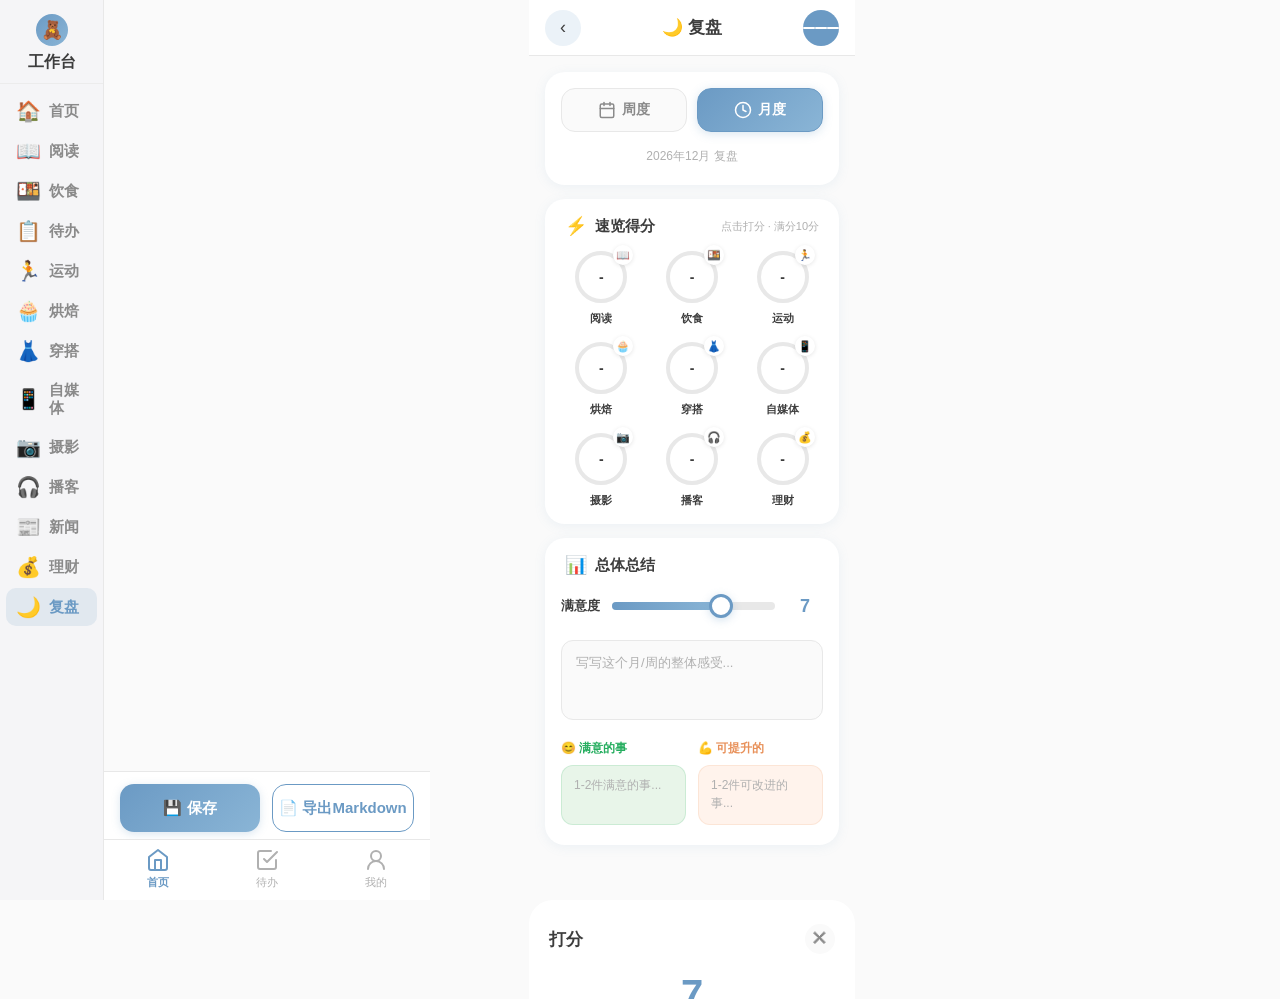
<file: detail-review.html>
<!DOCTYPE html>
<html lang="zh-CN">
<head>
<meta charset="UTF-8">
<meta name="viewport" content="width=device-width, initial-scale=1.0, maximum-scale=1.0, user-scalable=no">
<title>🌙 复盘</title>
<style>
/* ============================================
   复盘页 - 深蓝紫 × 薄荷绿
   ============================================ */
:root {
  --mint: #6B9AC4;
  --mint-light: #EBF2F8;
  --mint-lighter: #F5F8FC;
  --indigo: #6B9AC4;
  --indigo-light: #EBF2F8;
  --orange: #E8915A;
  --orange-light: #FFF3EC;
  --green: #27AE60;
  --green-light: #E8F5E9;
  --red: #D45555;
  --red-light: #FAEBEB;
  --gold: #C9985A;
  --gold-light: #FFF5E6;
  --choco: #3D3D3D;
  --choco-light: #8A8A8A;
  --choco-hint: #B0B0B0;
  --border: #E8E8E8;
  --white: #FFFFFF;
  --bg: #FAFAFA;
  --shadow: 0 2px 12px rgba(107, 154, 196, 0.10);
  --shadow-float: 0 4px 20px rgba(107, 154, 196, 0.15);
}
*, *::before, *::after { margin: 0; padding: 0; box-sizing: border-box; }
body {
  font-family: -apple-system, BlinkMacSystemFont, 'PingFang SC', 'Noto Sans CJK SC', sans-serif;
  background: var(--bg);
  color: var(--choco);
  min-height: 100vh;
  max-width: 430px;
  margin: 0 auto;
  -webkit-font-smoothing: antialiased;
  padding-bottom: 140px;
  padding-left: 104px;
}

/* --- 顶部导航栏 --- */
.header {
  position: sticky; top: 0; z-index: 100;
  display: flex; align-items: center; justify-content: space-between;
  height: 56px; padding: 0 16px;
  background: var(--white);
  border-bottom: 1px solid var(--border);
}
.header-back {
  width: 36px; height: 36px; border: none; border-radius: 50%;
  background: var(--indigo-light); display: flex; align-items: center; justify-content: center;
  text-decoration: none; color: var(--choco); font-size: 18px; flex-shrink: 0;
}
.header-back:active { transform: scale(0.92); }
.header-title { flex: 1; text-align: center; font-size: 17px; font-weight: 600; color: var(--choco); }
.header-drawer {
  width: 36px; height: 36px; border: none; border-radius: 50%;
  background: var(--indigo); display: flex; align-items: center; justify-content: center;
  cursor: pointer; flex-shrink: 0;
}
.header-drawer:active { transform: scale(0.92); }
.header-drawer span { display: block; width: 14px; height: 2px; background: var(--white); border-radius: 1px; margin: 1.5px 0; }

/* --- 主体内容 --- */
.main { padding: 16px 16px 0; }

/* --- 通用标题 --- */
.section-title {
  font-size: 15px; font-weight: 600; color: var(--choco);
  margin-bottom: 12px; display: flex; align-items: center; gap: 8px;
  padding: 0 4px;
}
.section-title .emoji { font-size: 18px; }
.section-title .sub-hint {
  margin-left: auto; font-size: 11px; font-weight: 400; color: var(--choco-hint);
}

/* ============================================
   第1块：周度/月度切换
   ============================================ */
.period-card {
  background: var(--white);
  border-radius: 20px;
  padding: 16px;
  margin-bottom: 14px;
  box-shadow: var(--shadow);
}
.period-tabs {
  display: flex; gap: 10px; margin-bottom: 12px;
}
.period-btn {
  flex: 1; height: 44px; border: 1.5px solid var(--border); border-radius: 14px;
  background: var(--bg); color: var(--choco-light);
  font-size: 14px; font-weight: 600; cursor: pointer; font-family: inherit;
  display: flex; align-items: center; justify-content: center; gap: 6px;
  transition: all 0.2s;
}
.period-btn.active {
  background: linear-gradient(135deg, var(--indigo), #8AB5D6);
  color: var(--white); border-color: var(--indigo);
  box-shadow: 0 2px 10px rgba(107,154,196,0.25);
}
.period-btn:active { transform: scale(0.97); }
.period-info {
  font-size: 12px; color: var(--choco-hint);
  text-align: center; padding: 4px 0;
}

/* ============================================
   第2块：速览项 - 9项打分
   ============================================ */
.score-card {
  background: var(--white);
  border-radius: 20px;
  padding: 16px;
  margin-bottom: 14px;
  box-shadow: var(--shadow);
}
.score-grid {
  display: grid;
  grid-template-columns: repeat(3, 1fr);
  gap: 14px 10px;
}
.score-item {
  display: flex; flex-direction: column; align-items: center; gap: 6px;
  cursor: pointer; transition: transform 0.15s;
}
.score-item:active { transform: scale(0.93); }

/* 小圆形分数环 */
.score-circle {
  position: relative; width: 56px; height: 56px;
}
.score-circle svg { transform: rotate(-90deg); }
.score-circle .sc-bg { fill: none; stroke: var(--border); stroke-width: 4; }
.score-circle .sc-fg { fill: none; stroke: var(--indigo); stroke-width: 4; stroke-linecap: round; transition: stroke-dashoffset 0.4s ease; }
.score-circle .sc-text {
  position: absolute; top: 50%; left: 50%; transform: translate(-50%, -50%);
  font-size: 14px; font-weight: 700; color: var(--choco);
}
.score-circle .sc-text .sc-max { font-size: 9px; color: var(--choco-hint); font-weight: 400; }
.score-name {
  font-size: 11px; font-weight: 600; color: var(--choco);
  text-align: center;
}
.score-emoji {
  position: absolute; top: -4px; right: -4px;
  width: 20px; height: 20px; border-radius: 50%;
  background: var(--white); box-shadow: 0 1px 4px rgba(0,0,0,0.1);
  display: flex; align-items: center; justify-content: center;
  font-size: 11px;
}

/* ============================================
   第3块：总体总结
   ============================================ */
.summary-card {
  background: var(--white);
  border-radius: 20px;
  padding: 16px;
  margin-bottom: 14px;
  box-shadow: var(--shadow);
}

/* 满意度滑块 */
.satisfaction-row {
  display: flex; align-items: center; gap: 12px;
  margin-bottom: 16px;
}
.satisfaction-label {
  font-size: 13px; font-weight: 600; color: var(--choco);
  flex-shrink: 0;
}
.satisfaction-slider-wrap {
  flex: 1; position: relative; height: 36px;
  display: flex; align-items: center;
}
.satisfaction-track {
  width: 100%; height: 8px; border-radius: 4px;
  background: var(--border); position: relative;
}
.satisfaction-fill {
  height: 100%; border-radius: 4px;
  background: linear-gradient(to right, var(--indigo), #8AB5D6);
  width: 70%; transition: width 0.1s;
}
.satisfaction-thumb {
  position: absolute; top: 50%; transform: translate(-50%, -50%);
  width: 24px; height: 24px; border-radius: 50%;
  background: var(--white); border: 3px solid var(--indigo);
  box-shadow: 0 2px 8px rgba(107,154,196,0.3);
  cursor: pointer; transition: transform 0.1s;
  left: 70%;
}
.satisfaction-thumb:active { transform: translate(-50%, -50%) scale(1.2); }
.satisfaction-value {
  font-size: 18px; font-weight: 700; color: var(--indigo);
  width: 36px; text-align: center; flex-shrink: 0;
}

/* 感受输入 */
.feeling-textarea {
  width: 100%; min-height: 80px;
  border: 1.5px solid var(--border); border-radius: 12px;
  padding: 12px 14px; font-size: 13px; font-family: inherit;
  color: var(--choco); background: var(--bg); resize: none;
  outline: none; line-height: 1.6; transition: border 0.2s;
  margin-bottom: 16px;
}
.feeling-textarea:focus { border-color: var(--indigo); background: var(--white); }
.feeling-textarea::placeholder { color: var(--choco-hint); }

/* 满意/提升 双栏 */
.dual-section {
  display: flex; gap: 12px;
}
.dual-col {
  flex: 1; min-width: 0;
}
.dual-col-title {
  font-size: 12px; font-weight: 700; margin-bottom: 8px;
  display: flex; align-items: center; gap: 4px;
}
.dual-col.good .dual-col-title { color: var(--green); }
.dual-col.improve .dual-col-title { color: var(--orange); }
.dual-input {
  width: 100%; min-height: 60px;
  border: 1.5px solid var(--border); border-radius: 12px;
  padding: 10px 12px; font-size: 12px; font-family: inherit;
  color: var(--choco); background: var(--bg); resize: none;
  outline: none; line-height: 1.5; transition: border 0.2s;
}
.dual-col.good .dual-input { background: var(--green-light); border-color: rgba(39,174,96,0.15); }
.dual-col.good .dual-input:focus { border-color: var(--green); background: var(--white); }
.dual-col.improve .dual-input { background: var(--orange-light); border-color: rgba(232,145,90,0.15); }
.dual-col.improve .dual-input:focus { border-color: var(--orange); background: var(--white); }
.dual-input::placeholder { color: var(--choco-hint); }

/* ============================================
   打分弹窗
   ============================================ */
.modal-overlay {
  position: fixed; top: 0; left: 0; right: 0; bottom: 0;
  background: rgba(0,0,0,0.4); z-index: 500;
  opacity: 0; visibility: hidden; transition: all 0.3s;
}
.modal-overlay.open { opacity: 1; visibility: visible; }
.modal {
  position: fixed; bottom: 0; left: 104px; right: 0;
  width: auto; max-width: calc(430px - 104px); margin: 0 auto;
  background: var(--white); border-radius: 24px 24px 0 0;
  padding: 24px 20px calc(24px + env(safe-area-inset-bottom, 20px));
  z-index: 501; transition: transform 0.35s cubic-bezier(0.32,0.72,0,1);
  transform: translateY(100%);
}
.modal.open { transform: translateY(0); }
.modal-header {
  display: flex; align-items: center; justify-content: space-between;
  margin-bottom: 20px;
}
.modal-title { font-size: 17px; font-weight: 700; color: var(--choco); display: flex; align-items: center; gap: 8px; }
.modal-close {
  width: 30px; height: 30px; border: none; border-radius: 50%;
  background: var(--bg); color: var(--choco-light);
  font-size: 18px; cursor: pointer; line-height: 1;
}

/* 打分选择器 */
.score-picker {
  display: flex; justify-content: space-between; gap: 4px;
  margin-bottom: 20px;
}
.score-pick-btn {
  flex: 1; height: 44px; border: 1.5px solid var(--border); border-radius: 12px;
  background: var(--bg); color: var(--choco-light);
  font-size: 16px; font-weight: 700; cursor: pointer; font-family: inherit;
  transition: all 0.15s;
}
.score-pick-btn.active {
  background: linear-gradient(135deg, var(--indigo), #8AB5D6);
  color: var(--white); border-color: var(--indigo);
  transform: scale(1.05);
}
.score-pick-btn:active { transform: scale(0.92); }

.score-display {
  text-align: center; margin-bottom: 16px;
}
.score-display-num {
  font-size: 40px; font-weight: 700; color: var(--indigo); line-height: 1;
}
.score-display-label {
  font-size: 12px; color: var(--choco-hint); margin-top: 4px;
}

.modal-confirm-btn {
  width: 100%; height: 48px; border: none; border-radius: 14px;
  background: linear-gradient(135deg, var(--indigo), #8AB5D6);
  color: var(--white); font-size: 15px; font-weight: 600;
  cursor: pointer; font-family: inherit; transition: transform 0.15s;
}
.modal-confirm-btn:active { transform: scale(0.97); }

/* --- 底部操作栏 --- */
.footer {
  position: fixed; bottom: 56px; left: 104px; right: 0; width: auto; max-width: calc(430px - 104px);
  display: flex; gap: 12px;
  padding: 12px 16px;
  padding-bottom: max(12px, env(safe-area-inset-bottom));
  background: rgba(255, 255, 255, 0.95);
  backdrop-filter: blur(12px);
  border-top: 1px solid var(--border);
  z-index: 50;
}
.btn-primary {
  flex: 1; height: 48px; border: none; border-radius: 14px;
  background: linear-gradient(135deg, var(--indigo), #8AB5D6); color: var(--white);
  font-size: 15px; font-weight: 600; cursor: pointer;
  display: flex; align-items: center; justify-content: center; gap: 6px;
  transition: transform 0.15s; font-family: inherit;
  box-shadow: 0 2px 8px rgba(107,154,196,0.25);
}
.btn-primary:active { transform: scale(0.97); }
.btn-secondary {
  flex: 1; height: 48px; border: 1.5px solid var(--indigo); border-radius: 14px;
  background: var(--white); color: var(--indigo);
  font-size: 15px; font-weight: 600; cursor: pointer;
  display: flex; align-items: center; justify-content: center; gap: 6px;
  transition: all 0.2s; font-family: inherit;
}
.btn-secondary:active { background: var(--indigo-light); transform: scale(0.97); }

/* --- Toast --- */
.toast {
  position: fixed; top: 50%; left: 50%;
  transform: translate(-50%, -50%) scale(0.8);
  background: rgba(61, 61, 61, 0.92); color: #fff;
  padding: 14px 22px; border-radius: 14px;
  font-size: 13px; font-weight: 500;
  z-index: 999; opacity: 0; visibility: hidden;
  transition: all 0.3s cubic-bezier(0.34, 1.56, 0.64, 1);
  white-space: nowrap;
}
.toast.show { opacity: 1; visibility: visible; transform: translate(-50%, -50%) scale(1); }

/* ===== 底部导航栏 ===== */
.bottom-nav { position: fixed; bottom: 0; left: 104px; right: 0; width: auto; max-width: calc(430px - 104px); display: flex; background: rgba(255,255,255,0.95); backdrop-filter: blur(16px); -webkit-backdrop-filter: blur(16px); border-top: 1px solid #E8E8E8; z-index: 200; padding-bottom: env(safe-area-inset-bottom, 0); }
.nav-tab { flex: 1; display: flex; flex-direction: column; align-items: center; justify-content: center; gap: 3px; padding: 8px 0 10px; cursor: pointer; background: none; border: none; transition: all 0.2s; font-family: inherit; }
.nav-tab:active { transform: scale(0.92); }
.nav-tab svg { width: 24px; height: 24px; color: #B0B0B0; transition: color 0.2s; }
.nav-tab .nav-tab-label { font-size: 11px; color: #B0B0B0; font-weight: 500; transition: color 0.2s; }
.nav-tab.active svg { color: var(--indigo); }
.nav-tab.active .nav-tab-label { color: var(--indigo); font-weight: 600; }

/* ===== 左侧固定侧边栏 ===== */
.sidebar { position: fixed; top: 0; left: 0; width: 104px; height: 100vh; background: #F5F5F7; z-index: 250; display: flex; flex-direction: column; border-right: 1px solid #E8E8E8; }
.sidebar-header { padding: 14px 10px 10px; border-bottom: 1px solid #ECECEC; flex-shrink: 0; }
.sidebar-avatar { width: 32px; height: 32px; border-radius: 50%; background: linear-gradient(135deg, #6B9AC4 0%, #8AB5D6 100%); margin: 0 auto 6px; display: flex; align-items: center; justify-content: center; font-size: 18px; }
.sidebar-name { font-size: 16px; font-weight: 700; color: #3D3D3D; line-height: 1.3; text-align: center; }
.sidebar-menu { flex: 1; overflow-y: auto; padding: 6px 0; -webkit-overflow-scrolling: touch; }
.sidebar-menu::-webkit-scrollbar { display: none; }
.sidebar-item { display: flex; flex-direction: row; align-items: center; gap: 8px; padding: 9px 10px; cursor: pointer; text-decoration: none; color: #8A8A8A; transition: all 0.2s; margin: 2px 6px; border-radius: 10px; }
.sidebar-item:active { transform: scale(0.95); }
.sidebar-item .sb-icon { font-size: 20px; line-height: 1; flex-shrink: 0; }
.sidebar-item .sb-label { font-size: 15px; font-weight: 600; line-height: 1.2; }
.sidebar-item.active { background: rgba(107, 154, 196, 0.15); color: #6B9AC4; }
.sidebar-item.active .sb-label { font-weight: 700; }
</style>
<meta name="theme-color" content="#6B9AC4">
<meta name="apple-mobile-web-app-capable" content="yes">
<meta name="apple-mobile-web-app-status-bar-style" content="default">
<link rel="apple-touch-icon" href="icons/apple-touch-icon.png">
<link rel="manifest" href="manifest.json">
<link rel="icon" type="image/png" href="icons/favicon-32.png">
</head>
<body>

<!-- ===== 左侧固定侧边栏 ===== -->
<div class="sidebar">
  <div class="sidebar-header">
    <div class="sidebar-avatar">🧸</div>
    <div class="sidebar-name">工作台</div>
  </div>
  <div class="sidebar-menu">
    <a class="sidebar-item" href="index.html"><span class="sb-icon">🏠</span><span class="sb-label">首页</span></a>
    <a class="sidebar-item" href="detail-reading.html"><span class="sb-icon">📖</span><span class="sb-label">阅读</span></a>
    <a class="sidebar-item" href="detail-eating.html"><span class="sb-icon">🍱</span><span class="sb-label">饮食</span></a>
    <a class="sidebar-item" href="detail-weight.html"><span class="sb-icon">📋</span><span class="sb-label">待办</span></a>
    <a class="sidebar-item" href="detail-exercise.html"><span class="sb-icon">🏃</span><span class="sb-label">运动</span></a>
    <a class="sidebar-item" href="detail-baking.html"><span class="sb-icon">🧁</span><span class="sb-label">烘焙</span></a>
    <a class="sidebar-item" href="detail-fashion.html"><span class="sb-icon">👗</span><span class="sb-label">穿搭</span></a>
    <a class="sidebar-item" href="detail-media.html"><span class="sb-icon">📱</span><span class="sb-label">自媒体</span></a>
    <a class="sidebar-item" href="detail-photo.html"><span class="sb-icon">📷</span><span class="sb-label">摄影</span></a>
    <a class="sidebar-item" href="detail-podcast.html"><span class="sb-icon">🎧</span><span class="sb-label">播客</span></a>
    <a class="sidebar-item" href="detail-news.html"><span class="sb-icon">📰</span><span class="sb-label">新闻</span></a>
    <a class="sidebar-item" href="detail-finance.html"><span class="sb-icon">💰</span><span class="sb-label">理财</span></a>
    <a class="sidebar-item active" href="detail-review.html"><span class="sb-icon">🌙</span><span class="sb-label">复盘</span></a>
  </div>
</div>

<!-- ===== 顶部导航栏 ===== -->
<div class="header">
  <a class="header-back" href="index.html">‹</a>
  <div class="header-title">🌙 复盘</div>
  <div class="header-drawer"><span></span><span></span><span></span></div>
</div>

<!-- ===== 主体内容 ===== -->
<div class="main">

  <!-- 第1块：周度/月度切换 -->
  <div class="period-card">
    <div class="period-tabs">
      <button class="period-btn" data-period="week">
        <svg width="18" height="18" viewBox="0 0 24 24" fill="none" stroke="currentColor" stroke-width="2" stroke-linecap="round" stroke-linejoin="round"><rect x="3" y="4" width="18" height="18" rx="2"/><line x1="16" y1="2" x2="16" y2="6"/><line x1="8" y1="2" x2="8" y2="6"/><line x1="3" y1="10" x2="21" y2="10"/></svg>
        周度
      </button>
      <button class="period-btn active" data-period="month">
        <svg width="18" height="18" viewBox="0 0 24 24" fill="none" stroke="currentColor" stroke-width="2" stroke-linecap="round" stroke-linejoin="round"><circle cx="12" cy="12" r="10"/><path d="M12 6v6l4 2"/></svg>
        月度
      </button>
    </div>
    <div class="period-info" id="periodInfo">2026年8月复盘</div>
  </div>

  <!-- 第2块：速览项 - 各模块打分 -->
  <div class="score-card">
    <div class="section-title">
      <span class="emoji">⚡</span>速览得分
      <span class="sub-hint">点击打分 · 满分10分</span>
    </div>
    <div class="score-grid" id="scoreGrid"></div>
  </div>

  <!-- 第3块：总体总结 -->
  <div class="summary-card">
    <div class="section-title"><span class="emoji">📊</span>总体总结</div>

    <!-- 满意度滑块 -->
    <div class="satisfaction-row">
      <div class="satisfaction-label">满意度</div>
      <div class="satisfaction-slider-wrap" id="sliderWrap">
        <div class="satisfaction-track">
          <div class="satisfaction-fill" id="satisFill"></div>
        </div>
        <div class="satisfaction-thumb" id="satisThumb"></div>
      </div>
      <div class="satisfaction-value" id="satisValue">7</div>
    </div>

    <!-- 感受 -->
    <textarea class="feeling-textarea" id="feelingText" placeholder="写写这个月/周的整体感受..." maxlength="500"></textarea>

    <!-- 满意/提升 双栏 -->
    <div class="dual-section">
      <div class="dual-col good">
        <div class="dual-col-title">😊 满意的事</div>
        <textarea class="dual-input" id="goodText" placeholder="1-2件满意的事..." maxlength="200"></textarea>
      </div>
      <div class="dual-col improve">
        <div class="dual-col-title">💪 可提升的</div>
        <textarea class="dual-input" id="improveText" placeholder="1-2件可改进的事..." maxlength="200"></textarea>
      </div>
    </div>
  </div>

</div>

<!-- 底部操作栏 -->
<div class="footer">
  <button class="btn-primary" id="saveBtn">💾 保存</button>
  <button class="btn-secondary" id="exportBtn">📄 导出Markdown</button>
</div>

<!-- ===== 打分弹窗 ===== -->
<div class="modal-overlay" id="scoreOverlay"></div>
<div class="modal" id="scoreModal">
  <div class="modal-header">
    <div class="modal-title" id="scoreModalTitle">打分</div>
    <button class="modal-close" id="scoreClose">✕</button>
  </div>
  <div class="score-display">
    <div class="score-display-num" id="scoreDisplayNum">7</div>
    <div class="score-display-label" id="scoreDisplayLabel">分 / 满分10分</div>
  </div>
  <div class="score-picker" id="scorePicker"></div>
  <button class="modal-confirm-btn" id="scoreConfirm">确认</button>
</div>

<script>
/* ============================================
   模块配置 - 9项（排除首页、待办、复盘）
   ============================================ */
var scoreModules = [
  { id: 'reading',  name: '阅读', emoji: '📖' },
  { id: 'eating',   name: '饮食', emoji: '🍱' },
  { id: 'exercise', name: '运动', emoji: '🏃' },
  { id: 'baking',   name: '烘焙', emoji: '🧁' },
  { id: 'fashion',  name: '穿搭', emoji: '👗' },
  { id: 'media',    name: '自媒体', emoji: '📱' },
  { id: 'photo',    name: '摄影', emoji: '📷' },
  { id: 'podcast',  name: '播客', emoji: '🎧' },
  { id: 'finance',  name: '理财', emoji: '💰' }
];

/* ============================================
   数据层 - localStorage
   ============================================ */
var currentPeriod = 'month';

function getPeriodKey() {
  var now = new Date();
  if(currentPeriod === 'week') {
    /* 获取本周一日期 */
    var monday = new Date(now);
    var day = now.getDay() || 7;
    monday.setDate(now.getDate() - day + 1);
    return 'review_week_' + monday.getFullYear() + '-' + String(monday.getMonth()+1).padStart(2,'0') + '-' + String(monday.getDate()).padStart(2,'0');
  } else {
    return 'review_month_' + now.getFullYear() + '-' + String(now.getMonth()+1).padStart(2,'0');
  }
}

function getReviewData() {
  try { return JSON.parse(localStorage.getItem(getPeriodKey()) || '{}'); }
  catch(e) { return {}; }
}
function saveReviewData(data) {
  localStorage.setItem(getPeriodKey(), JSON.stringify(data));
}

/* ============================================
   周度/月度切换
   ============================================ */
document.querySelectorAll('.period-btn').forEach(function(btn) {
  btn.addEventListener('click', function() {
    document.querySelectorAll('.period-btn').forEach(function(b) { b.classList.remove('active'); });
    btn.classList.add('active');
    currentPeriod = btn.getAttribute('data-period');
    updatePeriodInfo();
    loadAllData();
  });
});

function updatePeriodInfo() {
  var now = new Date();
  var info = document.getElementById('periodInfo');
  if(currentPeriod === 'week') {
    var monday = new Date(now);
    var day = now.getDay() || 7;
    monday.setDate(now.getDate() - day + 1);
    info.textContent = monday.getMonth()+1 + '月' + monday.getDate() + '日 周复盘';
  } else {
    info.textContent = now.getFullYear() + '年' + (now.getMonth()+1) + '月 复盘';
  }
}

/* ============================================
   速览得分渲染
   ============================================ */
var CIRCUMFERENCE = 2 * Math.PI * 24;

function renderScoreGrid() {
  var grid = document.getElementById('scoreGrid');
  var data = getReviewData();
  grid.innerHTML = '';

  scoreModules.forEach(function(m) {
    var score = data.scores && data.scores[m.id] !== undefined ? data.scores[m.id] : 0;
    var item = document.createElement('div');
    item.className = 'score-item';
    item.setAttribute('data-module', m.id);

    var progress = score / 10;
    var offset = CIRCUMFERENCE * (1 - progress);

    item.innerHTML = '<div class="score-circle">' +
      '<svg width="56" height="56">' +
        '<circle class="sc-bg" cx="28" cy="28" r="24"/>' +
        '<circle class="sc-fg" cx="28" cy="28" r="24" stroke-dasharray="' + CIRCUMFERENCE + '" stroke-dashoffset="' + offset + '"/>' +
      '</svg>' +
      '<div class="score-emoji">' + m.emoji + '</div>' +
      '<div class="sc-text">' + (score > 0 ? score : '-') + (score > 0 ? '<span class="sc-max">/10</span>' : '') + '</div>' +
    '</div>' +
    '<div class="score-name">' + m.name + '</div>';

    item.addEventListener('click', function() {
      openScoreModal(m.id, m.name, m.emoji);
    });

    grid.appendChild(item);
  });
}

/* 更新单个分数显示 */
function updateScoreDisplay(moduleId, score) {
  var item = document.querySelector('.score-item[data-module="' + moduleId + '"]');
  if(!item) return;
  var fg = item.querySelector('.sc-fg');
  var text = item.querySelector('.sc-text');
  var progress = score / 10;
  var offset = CIRCUMFERENCE * (1 - progress);
  fg.setAttribute('stroke-dashoffset', offset);
  text.innerHTML = score > 0 ? score + '<span class="sc-max">/10</span>' : '-';
}

/* ============================================
   打分弹窗
   ============================================ */
var currentScoreModule = '';
var tempScore = 7;

function openScoreModal(moduleId, moduleName, emoji) {
  currentScoreModule = moduleId;
  var data = getReviewData();
  var currentScore = data.scores && data.scores[moduleId] !== undefined ? data.scores[moduleId] : 7;
  tempScore = currentScore;

  document.getElementById('scoreModalTitle').innerHTML = emoji + ' ' + moduleName + ' 打分';
  updateScorePicker(tempScore);
  updateScoreDisplayNum(tempScore);

  document.getElementById('scoreOverlay').classList.add('open');
  document.getElementById('scoreModal').classList.add('open');
}

function closeScoreModal() {
  document.getElementById('scoreOverlay').classList.remove('open');
  document.getElementById('scoreModal').classList.remove('open');
}

function updateScorePicker(score) {
  var picker = document.getElementById('scorePicker');
  picker.innerHTML = '';
  for(var i = 1; i <= 10; i++) {
    var btn = document.createElement('button');
    btn.className = 'score-pick-btn' + (i === score ? ' active' : '');
    btn.textContent = i;
    btn.setAttribute('data-score', i);
    btn.addEventListener('click', function() {
      tempScore = parseInt(this.getAttribute('data-score'));
      updateScorePicker(tempScore);
      updateScoreDisplayNum(tempScore);
    });
    picker.appendChild(btn);
  }
}

function updateScoreDisplayNum(score) {
  document.getElementById('scoreDisplayNum').textContent = score;
  var labels = ['', '很差', '较差', '一般', '还行', '及格', '不错', '良好', '优秀', '出色', '完美'];
  document.getElementById('scoreDisplayLabel').textContent = labels[score] + ' · ' + score + '分/满分10分';
}

document.getElementById('scoreClose').addEventListener('click', closeScoreModal);
document.getElementById('scoreOverlay').addEventListener('click', closeScoreModal);

document.getElementById('scoreConfirm').addEventListener('click', function() {
  var data = getReviewData();
  if(!data.scores) data.scores = {};
  data.scores[currentScoreModule] = tempScore;
  saveReviewData(data);
  updateScoreDisplay(currentScoreModule, tempScore);
  closeScoreModal();
  showToast('已打分 ' + tempScore + '分');
});

/* ============================================
   满意度滑块（可拖动）
   ============================================ */
var satisValue = 7;
var sliderWrap = document.getElementById('sliderWrap');
var satisFill = document.getElementById('satisFill');
var satisThumb = document.getElementById('satisThumb');
var satisValueEl = document.getElementById('satisValue');

function setSatisfaction(val) {
  val = Math.max(1, Math.min(10, val));
  satisValue = val;
  var percent = ((val - 1) / 9) * 100;
  satisFill.style.width = percent + '%';
  satisThumb.style.left = percent + '%';
  satisValueEl.textContent = val;
}

/* 拖动逻辑 */
var isDragging = false;

function handleSliderMove(clientX) {
  var rect = sliderWrap.getBoundingClientRect();
  var x = clientX - rect.left;
  var percent = Math.max(0, Math.min(1, x / rect.width));
  var val = Math.round(1 + percent * 9);
  setSatisfaction(val);
}

satisThumb.addEventListener('touchstart', function(e) {
  e.preventDefault();
  isDragging = true;
});
satisThumb.addEventListener('mousedown', function(e) {
  e.preventDefault();
  isDragging = true;
});

/* 点击轨道也可以跳转 */
sliderWrap.addEventListener('click', function(e) {
  handleSliderMove(e.clientX);
});

document.addEventListener('touchmove', function(e) {
  if(isDragging) {
    e.preventDefault();
    handleSliderMove(e.touches[0].clientX);
  }
}, { passive: false });

document.addEventListener('mousemove', function(e) {
  if(isDragging) {
    handleSliderMove(e.clientX);
  }
});

document.addEventListener('touchend', function() { isDragging = false; });
document.addEventListener('mouseup', function() { isDragging = false; });

/* ============================================
   加载/保存数据
   ============================================ */
function loadAllData() {
  var data = getReviewData();

  /* 分数 */
  renderScoreGrid();

  /* 满意度 */
  setSatisfaction(data.satisfaction || 7);

  /* 感受 */
  document.getElementById('feelingText').value = data.feeling || '';

  /* 满意/提升 */
  document.getElementById('goodText').value = data.good || '';
  document.getElementById('improveText').value = data.improve || '';
}

function saveAllData() {
  var data = getReviewData();
  data.satisfaction = satisValue;
  data.feeling = document.getElementById('feelingText').value.trim();
  data.good = document.getElementById('goodText').value.trim();
  data.improve = document.getElementById('improveText').value.trim();
  data.savedAt = new Date().toISOString();
  saveReviewData(data);
}

document.getElementById('saveBtn').addEventListener('click', function() {
  saveAllData();
  showToast('复盘已保存 💾');
});

/* ============================================
   导出 Markdown
   ============================================ */
document.getElementById('exportBtn').addEventListener('click', function() {
  saveAllData();
  var data = getReviewData();
  var now = new Date();
  var title;
  if(currentPeriod === 'week') {
    var monday = new Date(now);
    var day = now.getDay() || 7;
    monday.setDate(now.getDate() - day + 1);
    title = '# 周复盘 · ' + (monday.getMonth()+1) + '月' + monday.getDate() + '日';
  } else {
    title = '# 月复盘 · ' + now.getFullYear() + '年' + (now.getMonth()+1) + '月';
  }

  var md = title + '\n\n';
  md += '## ⚡ 速览得分\n\n';
  md += '| 模块 | 得分 |\n|------|------|\n';
  var totalScore = 0;
  var scoredCount = 0;
  scoreModules.forEach(function(m) {
    var s = data.scores && data.scores[m.id] !== undefined ? data.scores[m.id] : '-';
    if(typeof s === 'number') { totalScore += s; scoredCount++; }
    md += '| ' + m.emoji + ' ' + m.name + ' | ' + s + ' |\n';
  });
  if(scoredCount > 0) {
    md += '\n> 平均得分: ' + (totalScore / scoredCount).toFixed(1) + ' 分\n';
  }

  md += '\n## 📊 总体总结\n\n';
  md += '- **整体满意度**: ' + (data.satisfaction || 7) + '/10\n\n';

  if(data.feeling) {
    md += '### 感受\n\n' + data.feeling + '\n\n';
  }

  if(data.good) {
    md += '### 😊 满意的事\n\n' + data.good + '\n\n';
  }

  if(data.improve) {
    md += '### 💪 可提升的\n\n' + data.improve + '\n\n';
  }

  md += '---\n*导出时间: ' + now.toLocaleString('zh-CN') + '*\n';

  /* 复制到剪贴板 */
  if(navigator.clipboard) {
    navigator.clipboard.writeText(md).then(function() {
      showToast('Markdown已复制到剪贴板');
    }).catch(function() {
      downloadMarkdown(md);
    });
  } else {
    downloadMarkdown(md);
  }
});

function downloadMarkdown(md) {
  var blob = new Blob([md], { type: 'text/markdown;charset=utf-8' });
  var url = URL.createObjectURL(blob);
  var a = document.createElement('a');
  a.href = url;
  var now = new Date();
  a.download = 'review_' + now.getFullYear() + String(now.getMonth()+1).padStart(2,'0') + '.md';
  document.body.appendChild(a);
  a.click();
  document.body.removeChild(a);
  URL.revokeObjectURL(url);
  showToast('Markdown已下载');
}

/* ============================================
   Toast
   ============================================ */
function showToast(msg) {
  var e = document.getElementById('appToast');
  if(e) e.remove();
  var t = document.createElement('div');
  t.className = 'toast'; t.id = 'appToast';
  t.textContent = msg;
  document.body.appendChild(t);
  requestAnimationFrame(function() { t.classList.add('show'); });
  setTimeout(function() {
    t.classList.remove('show');
    setTimeout(function() { t.remove(); }, 300);
  }, 1500);
}

/* ============================================
   初始化
   ============================================ */
document.addEventListener('DOMContentLoaded', function() {
  updatePeriodInfo();
  loadAllData();
});
</script>

<!-- Service Worker 注册 -->
<script>
if ('serviceWorker' in navigator) {
  window.addEventListener('load', function() {
    navigator.serviceWorker.register('./sw.js').catch(function(){});
  });
}
</script>

<!-- ===== 底部导航栏 ===== -->
<div class="bottom-nav">
  <button class="nav-tab active" id="navHome" type="button">
    <svg viewBox="0 0 24 24" fill="none" stroke="currentColor" stroke-width="2" stroke-linecap="round" stroke-linejoin="round"><path d="M3 9l9-7 9 7v11a2 2 0 01-2 2H5a2 2 0 01-2-2z"/><polyline points="9 22 9 12 15 12 15 22"/></svg>
    <span class="nav-tab-label">首页</span>
  </button>
  <button class="nav-tab" id="navTodo" type="button">
    <svg viewBox="0 0 24 24" fill="none" stroke="currentColor" stroke-width="2" stroke-linecap="round" stroke-linejoin="round"><path d="M9 11l3 3L22 4"/><path d="M21 12v7a2 2 0 01-2 2H5a2 2 0 01-2-2V5a2 2 0 012-2h11"/></svg>
    <span class="nav-tab-label">待办</span>
  </button>
  <button class="nav-tab" id="navMine" type="button">
    <svg viewBox="0 0 24 24" fill="none" stroke="currentColor" stroke-width="2" stroke-linecap="round" stroke-linejoin="round"><circle cx="12" cy="8" r="5"/><path d="M20 21a8 8 0 10-16 0"/></svg>
    <span class="nav-tab-label">我的</span>
  </button>
</div>
<script>
document.addEventListener('DOMContentLoaded',function(){
  var h=document.getElementById('navHome'),t=document.getElementById('navTodo'),m=document.getElementById('navMine');
  if(h)h.addEventListener('click',function(e){e.preventDefault();e.stopPropagation();window.location.href='index.html'});
  if(t)t.addEventListener('click',function(e){e.preventDefault();e.stopPropagation();window.location.href='index.html#todo'});
  if(m)m.addEventListener('click',function(e){e.preventDefault();e.stopPropagation();window.location.href='index.html#mine'});
});
</script>

</body>
</html>
</file>
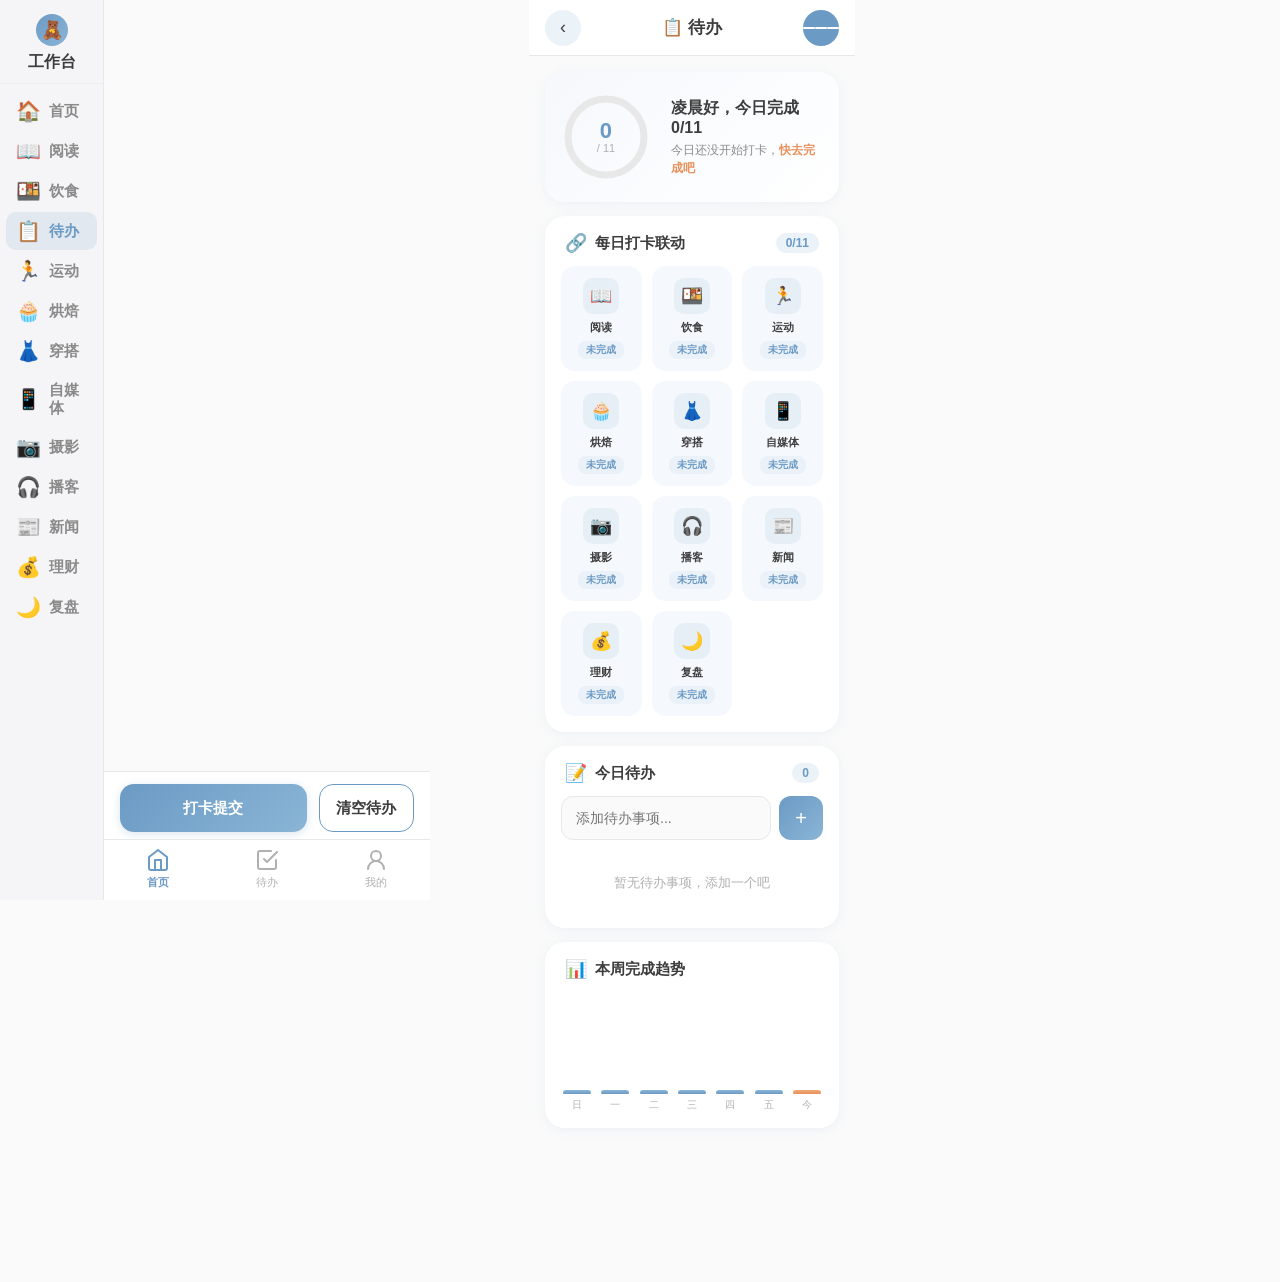
<file: detail-weight.html>
<!DOCTYPE html>
<html lang="zh-CN">
<head>
<meta charset="UTF-8">
<meta name="viewport" content="width=device-width, initial-scale=1.0, maximum-scale=1.0, user-scalable=no">
<title>📋 待办</title>
<style>
/* ============================================
   待办页 - 薄荷绿 × 暖橙点缀
   联动所有二级页打卡状态
   ============================================ */
:root {
  --mint: #6B9AC4;
  --mint-light: #EBF2F8;
  --mint-lighter: #F5F8FC;
  --orange: #E8915A;
  --orange-light: #FFF3EC;
  --green: #27AE60;
  --green-light: #E8F5E9;
  --red: #D45555;
  --red-light: #FAEBEB;
  --gold: #C9985A;
  --gold-light: #FFF5E6;
  --choco: #3D3D3D;
  --choco-light: #8A8A8A;
  --choco-hint: #B0B0B0;
  --border: #E8E8E8;
  --white: #FFFFFF;
  --bg: #FAFAFA;
  --shadow: 0 2px 12px rgba(107, 154, 196, 0.10);
  --shadow-float: 0 4px 20px rgba(107, 154, 196, 0.15);
}
*, *::before, *::after { margin: 0; padding: 0; box-sizing: border-box; }
body {
  font-family: -apple-system, BlinkMacSystemFont, 'PingFang SC', 'Noto Sans CJK SC', sans-serif;
  background: var(--bg);
  color: var(--choco);
  min-height: 100vh;
  max-width: 430px;
  margin: 0 auto;
  -webkit-font-smoothing: antialiased;
  padding-bottom: 140px;
  padding-left: 104px;
}

/* --- 顶部导航栏 --- */
.header {
  position: sticky; top: 0; z-index: 100;
  display: flex; align-items: center; justify-content: space-between;
  height: 56px; padding: 0 16px;
  background: var(--white);
  border-bottom: 1px solid var(--border);
}
.header-back {
  width: 36px; height: 36px; border: none; border-radius: 50%;
  background: var(--mint-light); display: flex; align-items: center; justify-content: center;
  text-decoration: none; color: var(--choco); font-size: 18px; flex-shrink: 0;
}
.header-back:active { transform: scale(0.92); }
.header-title { flex: 1; text-align: center; font-size: 17px; font-weight: 600; color: var(--choco); }
.header-drawer {
  width: 36px; height: 36px; border: none; border-radius: 50%;
  background: var(--mint); display: flex; align-items: center; justify-content: center;
  cursor: pointer; flex-shrink: 0;
}
.header-drawer:active { transform: scale(0.92); }
.header-drawer span { display: block; width: 14px; height: 2px; background: var(--white); border-radius: 1px; margin: 1.5px 0; }

/* --- 主体内容 --- */
.main { padding: 16px 16px 0; }

/* --- 通用标题 --- */
.section-title {
  font-size: 15px; font-weight: 600; color: var(--choco);
  margin-bottom: 12px; display: flex; align-items: center; gap: 8px;
  padding: 0 4px;
}
.section-title .emoji { font-size: 18px; }
.section-title .count-badge {
  margin-left: auto;
  font-size: 12px; font-weight: 700;
  color: var(--mint);
  background: var(--mint-light);
  padding: 3px 10px; border-radius: 10px;
}

/* ============================================
   第1块：今日概览 - 环形进度
   ============================================ */
.overview-card {
  background: linear-gradient(135deg, var(--mint-lighter), var(--white));
  border-radius: 20px;
  padding: 20px 16px;
  margin-bottom: 14px;
  box-shadow: var(--shadow);
  display: flex; align-items: center; gap: 20px;
}
.overview-ring {
  position: relative; width: 90px; height: 90px; flex-shrink: 0;
}
.overview-ring svg { transform: rotate(-90deg); }
.overview-ring .ring-bg { fill: none; stroke: var(--border); stroke-width: 7; }
.overview-ring .ring-fg { fill: none; stroke: var(--mint); stroke-width: 7; stroke-linecap: round; transition: stroke-dashoffset 0.8s ease; }
.overview-ring .ring-text {
  position: absolute; top: 50%; left: 50%; transform: translate(-50%, -50%);
  text-align: center;
}
.overview-ring .ring-num { font-size: 22px; font-weight: 700; color: var(--mint); line-height: 1; }
.overview-ring .ring-total { font-size: 11px; color: var(--choco-hint); }
.overview-info { flex: 1; }
.overview-greeting { font-size: 16px; font-weight: 700; color: var(--choco); margin-bottom: 4px; }
.overview-status { font-size: 12px; color: var(--choco-light); line-height: 1.5; }
.overview-status .highlight { color: var(--mint); font-weight: 600; }
.overview-status .pending { color: var(--orange); font-weight: 600; }

/* ============================================
   第2块：每日打卡联动
   ============================================ */
.checkin-card {
  background: var(--white);
  border-radius: 20px;
  padding: 16px;
  margin-bottom: 14px;
  box-shadow: var(--shadow);
}
.checkin-grid {
  display: grid;
  grid-template-columns: repeat(3, 1fr);
  gap: 10px;
}
.checkin-item {
  display: flex; flex-direction: column; align-items: center; gap: 6px;
  padding: 12px 6px;
  border-radius: 14px;
  background: var(--bg);
  cursor: pointer; transition: all 0.2s;
  text-decoration: none; position: relative;
}
.checkin-item:active { transform: scale(0.95); }
.checkin-item.done {
  background: var(--mint-light);
}
.checkin-item.pending {
  background: var(--mint-lighter);
}
.checkin-icon {
  width: 36px; height: 36px; border-radius: 10px;
  display: flex; align-items: center; justify-content: center;
  font-size: 18px; flex-shrink: 0;
}
.checkin-item.done .checkin-icon { background: rgba(107,154,196,0.2); }
.checkin-item.pending .checkin-icon { background: rgba(107,154,196,0.1); }
.checkin-name { font-size: 11px; font-weight: 600; color: var(--choco); text-align: center; }
.checkin-status {
  font-size: 10px; font-weight: 600;
  padding: 2px 8px; border-radius: 8px;
}
.checkin-item.done .checkin-status { color: var(--mint); background: rgba(107,154,196,0.12); }
.checkin-item.pending .checkin-status { color: var(--mint); background: rgba(107,154,196,0.08); }
.checkin-check {
  position: absolute; top: 6px; right: 6px;
  width: 16px; height: 16px; border-radius: 50%;
  background: var(--mint); color: var(--white);
  display: none; align-items: center; justify-content: center;
  font-size: 10px; font-weight: 700;
}
.checkin-item.done .checkin-check { display: flex; }

/* ============================================
   第3块：自定义待办事项
   ============================================ */
.todo-card {
  background: var(--white);
  border-radius: 20px;
  padding: 16px;
  margin-bottom: 14px;
  box-shadow: var(--shadow);
}
.todo-input-row {
  display: flex; gap: 8px; margin-bottom: 14px;
}
.todo-input {
  flex: 1; height: 44px;
  border: 1.5px solid var(--border); border-radius: 12px;
  padding: 0 14px; font-size: 14px; font-family: inherit;
  color: var(--choco); outline: none; transition: border 0.2s;
  background: var(--bg);
}
.todo-input:focus { border-color: var(--mint); background: var(--white); }
.todo-add-btn {
  width: 44px; height: 44px; border: none; border-radius: 12px;
  background: linear-gradient(135deg, var(--mint), #8AB5D6);
  color: var(--white); font-size: 20px; cursor: pointer;
  flex-shrink: 0; transition: transform 0.15s;
}
.todo-add-btn:active { transform: scale(0.92); }

.todo-list { display: flex; flex-direction: column; gap: 8px; }
.todo-item {
  display: flex; align-items: center; gap: 10px;
  padding: 12px 14px;
  background: var(--mint-lighter);
  border-radius: 12px;
  transition: all 0.2s;
}
.todo-item.done { opacity: 0.55; }
.todo-item.done .todo-text { text-decoration: line-through; color: var(--choco-hint); }
.todo-check {
  width: 22px; height: 22px; border-radius: 7px;
  border: 1.5px solid var(--border); flex-shrink: 0; cursor: pointer;
  display: flex; align-items: center; justify-content: center;
  transition: all 0.2s; background: var(--white);
}
.todo-check.done { background: var(--mint); border-color: var(--mint); }
.todo-check svg { display: none; width: 14px; height: 14px; color: var(--white); }
.todo-check.done svg { display: block; }
.todo-text { flex: 1; font-size: 14px; color: var(--choco); }
.todo-delete {
  width: 24px; height: 24px; border: none; border-radius: 7px;
  background: transparent; color: var(--choco-hint);
  font-size: 16px; cursor: pointer; flex-shrink: 0; transition: all 0.2s;
}
.todo-delete:active { color: var(--red); }
.todo-empty {
  text-align: center; padding: 20px 0;
  color: var(--choco-hint); font-size: 13px;
}

/* ============================================
   第4块：本周完成趋势
   ============================================ */
.week-card {
  background: var(--white);
  border-radius: 20px;
  padding: 16px;
  margin-bottom: 14px;
  box-shadow: var(--shadow);
}
.week-chart {
  display: flex; align-items: flex-end; gap: 6px;
  height: 120px; padding-top: 10px;
}
.week-bar-wrap {
  flex: 1; display: flex; flex-direction: column; align-items: center; gap: 4px;
}
.week-bar {
  width: 100%; max-width: 28px; border-radius: 6px 6px 2px 2px;
  background: linear-gradient(to top, var(--mint), #8AB5D6);
  min-height: 4px; transition: height 0.6s ease;
  position: relative;
}
.week-bar.today { background: linear-gradient(to top, var(--orange), #F0A878); }
.week-bar-num {
  position: absolute; top: -18px; left: 50%; transform: translateX(-50%);
  font-size: 10px; font-weight: 700; color: var(--choco);
}
.week-bar-label { font-size: 10px; color: var(--choco-hint); }

/* --- 底部操作栏 --- */
.footer {
  position: fixed; bottom: 56px; left: 104px; right: 0; width: auto; max-width: calc(430px - 104px);
  display: flex; gap: 12px;
  padding: 12px 16px;
  padding-bottom: max(12px, env(safe-area-inset-bottom));
  background: rgba(255, 255, 255, 0.95);
  backdrop-filter: blur(12px);
  border-top: 1px solid var(--border);
  z-index: 50;
}
.btn-primary {
  flex: 2; height: 48px; border: none; border-radius: 14px;
  background: linear-gradient(135deg, var(--mint), #8AB5D6); color: var(--white);
  font-size: 15px; font-weight: 600; cursor: pointer;
  display: flex; align-items: center; justify-content: center; gap: 6px;
  transition: transform 0.15s; font-family: inherit;
  box-shadow: 0 2px 8px rgba(107, 154, 196, 0.25);
}
.btn-primary:active { transform: scale(0.97); }
.btn-primary.checked { background: var(--mint-light); color: var(--choco); border: 1.5px solid var(--mint); }
.btn-secondary {
  flex: 1; height: 48px; border: 1.5px solid var(--mint); border-radius: 14px;
  background: var(--white); color: var(--choco);
  font-size: 15px; font-weight: 600; cursor: pointer;
  display: flex; align-items: center; justify-content: center; gap: 6px;
  transition: all 0.2s; font-family: inherit;
}
.btn-secondary:active { background: var(--mint-light); transform: scale(0.97); }

/* --- Toast --- */
.toast {
  position: fixed; top: 50%; left: 50%;
  transform: translate(-50%, -50%) scale(0.8);
  background: rgba(61, 61, 61, 0.92); color: #fff;
  padding: 14px 22px; border-radius: 14px;
  font-size: 13px; font-weight: 500;
  z-index: 999; opacity: 0; visibility: hidden;
  transition: all 0.3s cubic-bezier(0.34, 1.56, 0.64, 1);
  white-space: nowrap;
}
.toast.show { opacity: 1; visibility: visible; transform: translate(-50%, -50%) scale(1); }

/* ===== 底部导航栏 ===== */
.bottom-nav { position: fixed; bottom: 0; left: 104px; right: 0; width: auto; max-width: calc(430px - 104px); display: flex; background: rgba(255,255,255,0.95); backdrop-filter: blur(16px); -webkit-backdrop-filter: blur(16px); border-top: 1px solid #E8E8E8; z-index: 200; padding-bottom: env(safe-area-inset-bottom, 0); }
.nav-tab { flex: 1; display: flex; flex-direction: column; align-items: center; justify-content: center; gap: 3px; padding: 8px 0 10px; cursor: pointer; background: none; border: none; transition: all 0.2s; font-family: inherit; }
.nav-tab:active { transform: scale(0.92); }
.nav-tab svg { width: 24px; height: 24px; color: #B0B0B0; transition: color 0.2s; }
.nav-tab .nav-tab-label { font-size: 11px; color: #B0B0B0; font-weight: 500; transition: color 0.2s; }
.nav-tab.active svg { color: var(--mint); }
.nav-tab.active .nav-tab-label { color: var(--mint); font-weight: 600; }

/* ===== 左侧固定侧边栏 ===== */
.sidebar { position: fixed; top: 0; left: 0; width: 104px; height: 100vh; background: #F5F5F7; z-index: 250; display: flex; flex-direction: column; border-right: 1px solid #E8E8E8; }
.sidebar-header { padding: 14px 10px 10px; border-bottom: 1px solid #ECECEC; flex-shrink: 0; }
.sidebar-avatar { width: 32px; height: 32px; border-radius: 50%; background: linear-gradient(135deg, #6B9AC4 0%, #8AB5D6 100%); margin: 0 auto 6px; display: flex; align-items: center; justify-content: center; font-size: 18px; }
.sidebar-name { font-size: 16px; font-weight: 700; color: #3D3D3D; line-height: 1.3; text-align: center; }
.sidebar-menu { flex: 1; overflow-y: auto; padding: 6px 0; -webkit-overflow-scrolling: touch; }
.sidebar-menu::-webkit-scrollbar { display: none; }
.sidebar-item { display: flex; flex-direction: row; align-items: center; gap: 8px; padding: 9px 10px; cursor: pointer; text-decoration: none; color: #8A8A8A; transition: all 0.2s; margin: 2px 6px; border-radius: 10px; }
.sidebar-item:active { transform: scale(0.95); }
.sidebar-item .sb-icon { font-size: 20px; line-height: 1; flex-shrink: 0; }
.sidebar-item .sb-label { font-size: 15px; font-weight: 600; line-height: 1.2; }
.sidebar-item.active { background: rgba(107, 154, 196, 0.15); color: #6B9AC4; }
.sidebar-item.active .sb-label { font-weight: 700; }
</style>
<meta name="theme-color" content="#6B9AC4">
<meta name="apple-mobile-web-app-capable" content="yes">
<meta name="apple-mobile-web-app-status-bar-style" content="default">
<link rel="apple-touch-icon" href="icons/apple-touch-icon.png">
<link rel="manifest" href="manifest.json">
<link rel="icon" type="image/png" href="icons/favicon-32.png">
</head>
<body>

<!-- ===== 左侧固定侧边栏 ===== -->
<div class="sidebar">
  <div class="sidebar-header">
    <div class="sidebar-avatar">🧸</div>
    <div class="sidebar-name">工作台</div>
  </div>
  <div class="sidebar-menu">
    <a class="sidebar-item" href="index.html"><span class="sb-icon">🏠</span><span class="sb-label">首页</span></a>
    <a class="sidebar-item" href="detail-reading.html"><span class="sb-icon">📖</span><span class="sb-label">阅读</span></a>
    <a class="sidebar-item" href="detail-eating.html"><span class="sb-icon">🍱</span><span class="sb-label">饮食</span></a>
    <a class="sidebar-item active" href="detail-weight.html"><span class="sb-icon">📋</span><span class="sb-label">待办</span></a>
    <a class="sidebar-item" href="detail-exercise.html"><span class="sb-icon">🏃</span><span class="sb-label">运动</span></a>
    <a class="sidebar-item" href="detail-baking.html"><span class="sb-icon">🧁</span><span class="sb-label">烘焙</span></a>
    <a class="sidebar-item" href="detail-fashion.html"><span class="sb-icon">👗</span><span class="sb-label">穿搭</span></a>
    <a class="sidebar-item" href="detail-media.html"><span class="sb-icon">📱</span><span class="sb-label">自媒体</span></a>
    <a class="sidebar-item" href="detail-photo.html"><span class="sb-icon">📷</span><span class="sb-label">摄影</span></a>
    <a class="sidebar-item" href="detail-podcast.html"><span class="sb-icon">🎧</span><span class="sb-label">播客</span></a>
    <a class="sidebar-item" href="detail-news.html"><span class="sb-icon">📰</span><span class="sb-label">新闻</span></a>
    <a class="sidebar-item" href="detail-finance.html"><span class="sb-icon">💰</span><span class="sb-label">理财</span></a>
    <a class="sidebar-item" href="detail-review.html"><span class="sb-icon">🌙</span><span class="sb-label">复盘</span></a>
  </div>
</div>

<!-- ===== 顶部导航栏 ===== -->
<div class="header">
  <a class="header-back" href="index.html">‹</a>
  <div class="header-title">📋 待办</div>
  <div class="header-drawer"><span></span><span></span><span></span></div>
</div>

<!-- ===== 主体内容 ===== -->
<div class="main">

  <!-- 第1块：今日概览 -->
  <div class="overview-card">
    <div class="overview-ring">
      <svg width="90" height="90">
        <circle class="ring-bg" cx="45" cy="45" r="38"/>
        <circle class="ring-fg" cx="45" cy="45" r="38" id="overviewRing"/>
      </svg>
      <div class="ring-text">
        <div class="ring-num" id="overviewDone">0</div>
        <div class="ring-total" id="overviewTotal">/ 11</div>
      </div>
    </div>
    <div class="overview-info">
      <div class="overview-greeting" id="overviewGreeting">今日打卡概览</div>
      <div class="overview-status" id="overviewStatus">加载中...</div>
    </div>
  </div>

  <!-- 第2块：各模块打卡联动 -->
  <div class="checkin-card">
    <div class="section-title">
      <span class="emoji">🔗</span>每日打卡联动
      <span class="count-badge" id="checkinBadge">0/11</span>
    </div>
    <div class="checkin-grid" id="checkinGrid"></div>
  </div>

  <!-- 第3块：自定义待办事项 -->
  <div class="todo-card">
    <div class="section-title">
      <span class="emoji">📝</span>今日待办
      <span class="count-badge" id="todoBadge">0</span>
    </div>
    <div class="todo-input-row">
      <input class="todo-input" id="todoInput" placeholder="添加待办事项..." maxlength="40">
      <button class="todo-add-btn" id="todoAddBtn">+</button>
    </div>
    <div class="todo-list" id="todoList"></div>
  </div>

  <!-- 第4块：本周完成趋势 -->
  <div class="week-card">
    <div class="section-title"><span class="emoji">📊</span>本周完成趋势</div>
    <div class="week-chart" id="weekChart"></div>
  </div>

</div>

<!-- 底部操作栏 -->
<div class="footer">
  <button class="btn-primary" id="checkinBtn">打卡提交</button>
  <button class="btn-secondary" id="clearBtn">清空待办</button>
</div>

<script>
/* ============================================
   模块配置 - 与各二级页 checkin id 对应
   ============================================ */
var checkinModules = [
  { id: 1,  name: '阅读', emoji: '📖', page: 'detail-reading.html' },
  { id: 2,  name: '饮食', emoji: '🍱', page: 'detail-eating.html' },
  { id: 4,  name: '运动', emoji: '🏃', page: 'detail-exercise.html' },
  { id: 5,  name: '烘焙', emoji: '🧁', page: 'detail-baking.html' },
  { id: 6,  name: '穿搭', emoji: '👗', page: 'detail-fashion.html' },
  { id: 7,  name: '自媒体', emoji: '📱', page: 'detail-media.html' },
  { id: 8,  name: '摄影', emoji: '📷', page: 'detail-photo.html' },
  { id: 9,  name: '播客', emoji: '🎧', page: 'detail-podcast.html' },
  { id: 10, name: '新闻', emoji: '📰', page: 'detail-news.html' },
  { id: 11, name: '理财', emoji: '💰', page: 'detail-finance.html' },
  { id: 12, name: '复盘', emoji: '🌙', page: 'detail-review.html' }
];
/* 注：id=3 是待办自身，不参与打卡联动 */

/* ============================================
   打卡数据读取（与所有二级页共用 checkin_records）
   ============================================ */
function getTodayKey() {
  var n = new Date();
  return n.getFullYear() + '-' + String(n.getMonth()+1).padStart(2,'0') + '-' + String(n.getDate()).padStart(2,'0');
}
function getCheckinRecords() {
  try { var d = JSON.parse(localStorage.getItem('checkin_records') || '{}'); return d[getTodayKey()] || []; }
  catch(e) { return []; }
}
function isChecked(id) { return getCheckinRecords().indexOf(id) !== -1; }
function toggleCheckin(id) {
  var d = JSON.parse(localStorage.getItem('checkin_records') || '{}');
  var t = getTodayKey();
  if(!d[t]) d[t] = [];
  if(d[t].indexOf(id) === -1) { d[t].push(id); }
  else { d[t] = d[t].filter(function(i) { return i !== id; }); }
  localStorage.setItem('checkin_records', JSON.stringify(d));
}

/* ============================================
   自定义待办事项（localStorage 独立存储）
   ============================================ */
function getTodos() {
  try { return JSON.parse(localStorage.getItem('todo_items_' + getTodayKey()) || '[]'); }
  catch(e) { return []; }
}
function saveTodos(arr) {
  localStorage.setItem('todo_items_' + getTodayKey(), JSON.stringify(arr));
}

/* ============================================
   渲染：今日概览
   ============================================ */
function renderOverview() {
  var records = getCheckinRecords();
  var totalModules = checkinModules.length;
  var doneCount = 0;
  checkinModules.forEach(function(m) {
    if(records.indexOf(m.id) !== -1) doneCount++;
  });

  document.getElementById('overviewDone').textContent = doneCount;
  document.getElementById('overviewTotal').textContent = '/ ' + totalModules;

  /* 环形进度 */
  var circumference = 2 * Math.PI * 38;
  var progress = totalModules > 0 ? doneCount / totalModules : 0;
  var offset = circumference * (1 - progress);
  var ring = document.getElementById('overviewRing');
  ring.setAttribute('stroke-dasharray', circumference);
  ring.setAttribute('stroke-dashoffset', offset);

  /* 状态文案 */
  var greeting = document.getElementById('overviewGreeting');
  var status = document.getElementById('overviewStatus');
  var hour = new Date().getHours();
  var timeGreeting = hour < 6 ? '凌晨好' : hour < 12 ? '早上好' : hour < 14 ? '中午好' : hour < 18 ? '下午好' : hour < 22 ? '晚上好' : '夜深了';
  greeting.textContent = timeGreeting + '，今日完成 ' + doneCount + '/' + totalModules;

  var pending = totalModules - doneCount;
  if(doneCount === totalModules) {
    status.innerHTML = '🎉 全部打卡完成，太棒了！';
  } else if(doneCount === 0) {
    status.innerHTML = '今日还没开始打卡，<span class="pending">快去完成吧</span>';
  } else {
    status.innerHTML = '已完成 <span class="highlight">' + doneCount + '</span> 项，还剩 <span class="pending">' + pending + '</span> 项待完成';
  }

  /* 更新badge */
  document.getElementById('checkinBadge').textContent = doneCount + '/' + totalModules;
}

/* ============================================
   渲染：打卡联动网格
   ============================================ */
function renderCheckinGrid() {
  var grid = document.getElementById('checkinGrid');
  var records = getCheckinRecords();
  grid.innerHTML = '';

  checkinModules.forEach(function(m) {
    var done = records.indexOf(m.id) !== -1;
    var item = document.createElement('a');
    item.className = 'checkin-item ' + (done ? 'done' : 'pending');
    item.href = m.page;

    item.innerHTML = '<div class="checkin-check">✓</div>' +
      '<div class="checkin-icon">' + m.emoji + '</div>' +
      '<div class="checkin-name">' + m.name + '</div>' +
      '<div class="checkin-status">' + (done ? '已完成' : '未完成') + '</div>';

    grid.appendChild(item);
  });
}

/* ============================================
   渲染：自定义待办
   ============================================ */
function renderTodos() {
  var list = document.getElementById('todoList');
  var todos = getTodos();
  var activeCount = todos.filter(function(t) { return !t.done; }).length;
  document.getElementById('todoBadge').textContent = activeCount;

  if(todos.length === 0) {
    list.innerHTML = '<div class="todo-empty">暂无待办事项，添加一个吧</div>';
    return;
  }

  list.innerHTML = '';
  todos.forEach(function(t, idx) {
    var item = document.createElement('div');
    item.className = 'todo-item' + (t.done ? ' done' : '');
    item.innerHTML = '<div class="todo-check' + (t.done ? ' done' : '') + '" data-idx="' + idx + '">' +
      '<svg viewBox="0 0 24 24" fill="none" stroke="currentColor" stroke-width="3" stroke-linecap="round" stroke-linejoin="round"><polyline points="20 6 9 17 4 12"/></svg></div>' +
      '<div class="todo-text">' + escapeHtml(t.text) + '</div>' +
      '<button class="todo-delete" data-idx="' + idx + '">✕</button>';
    list.appendChild(item);
  });
}

function escapeHtml(text) {
  if(!text) return '';
  var div = document.createElement('div');
  div.textContent = text;
  return div.innerHTML;
}

/* 添加待办 */
function addTodo() {
  var input = document.getElementById('todoInput');
  var text = input.value.trim();
  if(!text) return;
  var todos = getTodos();
  todos.push({ text: text, done: false });
  saveTodos(todos);
  input.value = '';
  renderTodos();
  showToast('待办已添加');
}

/* 切换待办完成状态 */
function toggleTodo(idx) {
  var todos = getTodos();
  if(!todos[idx]) return;
  todos[idx].done = !todos[idx].done;
  saveTodos(todos);
  renderTodos();
}

/* 删除待办 */
function deleteTodo(idx) {
  var todos = getTodos();
  todos.splice(idx, 1);
  saveTodos(todos);
  renderTodos();
}

/* 待办列表事件委托 */
document.getElementById('todoList').addEventListener('click', function(e) {
  var check = e.target.closest('.todo-check');
  if(check) {
    toggleTodo(parseInt(check.getAttribute('data-idx')));
    return;
  }
  var del = e.target.closest('.todo-delete');
  if(del) {
    deleteTodo(parseInt(del.getAttribute('data-idx')));
    return;
  }
});

/* 添加按钮 */
document.getElementById('todoAddBtn').addEventListener('click', addTodo);
document.getElementById('todoInput').addEventListener('keydown', function(e) {
  if(e.key === 'Enter') addTodo();
});

/* 清空待办 */
document.getElementById('clearBtn').addEventListener('click', function() {
  var todos = getTodos();
  if(todos.length === 0) { showToast('暂无待办可清空'); return; }
  /* 只清空已完成的 */
  var remaining = todos.filter(function(t) { return !t.done; });
  saveTodos(remaining);
  renderTodos();
  showToast('已清空完成的待办');
});

/* ============================================
   渲染：本周完成趋势
   ============================================ */
function renderWeekChart() {
  var container = document.getElementById('weekChart');
  container.innerHTML = '';

  var today = new Date();
  var dayLabels = ['日','一','二','三','四','五','六'];
  var todayIdx = today.getDay();

  /* 计算最近7天 */
  var maxCount = checkinModules.length;
  for(var i = 6; i >= 0; i--) {
    var d = new Date(today);
    d.setDate(d.getDate() - i);
    var key = d.getFullYear() + '-' + String(d.getMonth()+1).padStart(2,'0') + '-' + String(d.getDate()).padStart(2,'0');

    var records;
    try {
      var allData = JSON.parse(localStorage.getItem('checkin_records') || '{}');
      records = allData[key] || [];
    } catch(e) { records = []; }

    /* 统计已打卡模块数 */
    var count = 0;
    checkinModules.forEach(function(m) {
      if(records.indexOf(m.id) !== -1) count++;
    });

    var heightPercent = maxCount > 0 ? (count / maxCount) * 100 : 0;
    var isToday = (i === 0);
    var label = isToday ? '今' : dayLabels[d.getDay()];

    var barWrap = document.createElement('div');
    barWrap.className = 'week-bar-wrap';
    barWrap.innerHTML = '<div class="week-bar' + (isToday ? ' today' : '') + '" style="height:' + Math.max(heightPercent, 3) + '%;">' +
      (count > 0 ? '<span class="week-bar-num">' + count + '</span>' : '') + '</div>' +
      '<span class="week-bar-label">' + label + '</span>';
    container.appendChild(barWrap);
  }
}

/* ============================================
   待办页自身打卡（id=3）
   ============================================ */
function updateCheckinButton() {
  var b = document.getElementById('checkinBtn');
  if(!b) return;
  if(isChecked(3)) {
    b.classList.add('checked');
    b.textContent = '✓ 今日已完成';
  } else {
    b.classList.remove('checked');
    b.textContent = '打卡提交';
  }
}

document.getElementById('checkinBtn').addEventListener('click', function(e) {
  e.preventDefault(); e.stopPropagation();
  if(!isChecked(3)) {
    toggleCheckin(3);
    showToast('打卡成功 📋');
  } else {
    showToast('今日已打卡 📋');
  }
  updateCheckinButton();
  renderOverview();
  renderCheckinGrid();
  renderWeekChart();
});

/* ============================================
   Toast
   ============================================ */
function showToast(msg) {
  var e = document.getElementById('appToast');
  if(e) e.remove();
  var t = document.createElement('div');
  t.className = 'toast'; t.id = 'appToast';
  t.textContent = msg;
  document.body.appendChild(t);
  requestAnimationFrame(function() { t.classList.add('show'); });
  setTimeout(function() {
    t.classList.remove('show');
    setTimeout(function() { t.remove(); }, 300);
  }, 1500);
}

/* ============================================
   初始化
   ============================================ */
document.addEventListener('DOMContentLoaded', function() {
  renderOverview();
  renderCheckinGrid();
  renderTodos();
  renderWeekChart();
  updateCheckinButton();
});

/* 页面可见性变化时刷新数据（从其他二级页返回时） */
document.addEventListener('visibilitychange', function() {
  if(!document.hidden) {
    renderOverview();
    renderCheckinGrid();
    renderWeekChart();
    updateCheckinButton();
  }
});
</script>

<!-- Service Worker 注册 -->
<script>
if ('serviceWorker' in navigator) {
  window.addEventListener('load', function() {
    navigator.serviceWorker.register('./sw.js').catch(function(){});
  });
}
</script>

<!-- ===== 底部导航栏 ===== -->
<div class="bottom-nav">
  <button class="nav-tab active" id="navHome" type="button">
    <svg viewBox="0 0 24 24" fill="none" stroke="currentColor" stroke-width="2" stroke-linecap="round" stroke-linejoin="round"><path d="M3 9l9-7 9 7v11a2 2 0 01-2 2H5a2 2 0 01-2-2z"/><polyline points="9 22 9 12 15 12 15 22"/></svg>
    <span class="nav-tab-label">首页</span>
  </button>
  <button class="nav-tab" id="navTodo" type="button">
    <svg viewBox="0 0 24 24" fill="none" stroke="currentColor" stroke-width="2" stroke-linecap="round" stroke-linejoin="round"><path d="M9 11l3 3L22 4"/><path d="M21 12v7a2 2 0 01-2 2H5a2 2 0 01-2-2V5a2 2 0 012-2h11"/></svg>
    <span class="nav-tab-label">待办</span>
  </button>
  <button class="nav-tab" id="navMine" type="button">
    <svg viewBox="0 0 24 24" fill="none" stroke="currentColor" stroke-width="2" stroke-linecap="round" stroke-linejoin="round"><circle cx="12" cy="8" r="5"/><path d="M20 21a8 8 0 10-16 0"/></svg>
    <span class="nav-tab-label">我的</span>
  </button>
</div>
<script>
document.addEventListener('DOMContentLoaded',function(){
  var h=document.getElementById('navHome'),t=document.getElementById('navTodo'),m=document.getElementById('navMine');
  if(h)h.addEventListener('click',function(e){e.preventDefault();e.stopPropagation();window.location.href='index.html'});
  if(t)t.addEventListener('click',function(e){e.preventDefault();e.stopPropagation();window.location.href='index.html#todo'});
  if(m)m.addEventListener('click',function(e){e.preventDefault();e.stopPropagation();window.location.href='index.html#mine'});
});
</script>

</body>
</html>
</file>
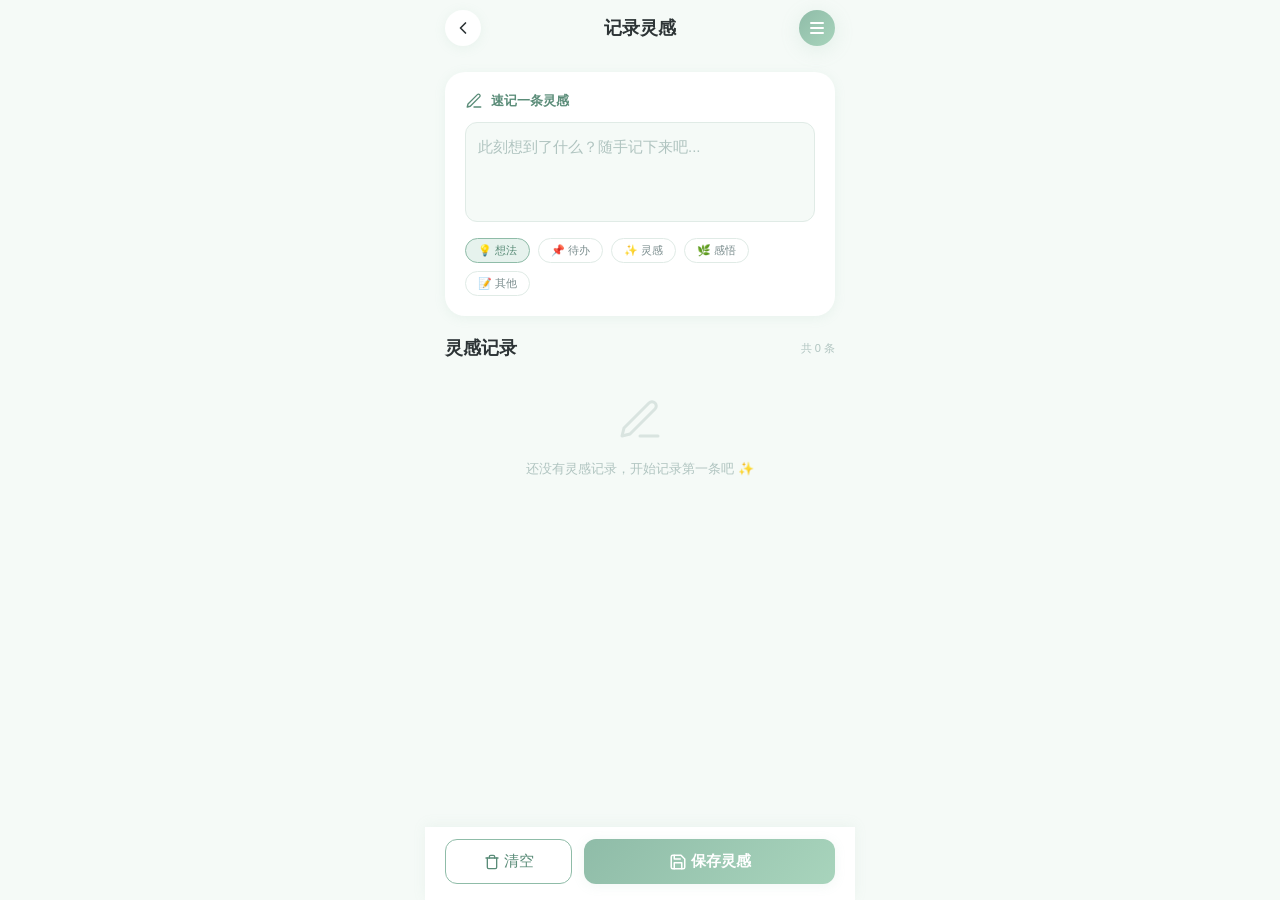
<file: inspiration.html>
<!DOCTYPE html>
<html lang="zh-CN">
<head>
<meta charset="UTF-8">
<meta name="viewport" content="width=device-width, initial-scale=1.0, maximum-scale=1.0, user-scalable=no">
<title>记录灵感 · 每日打卡工作台</title>
<style>
:root {
  --color-primary: #8FBCA8;
  --color-primary-light: #E6F2ED;
  --color-primary-dark: #5A8C78;
  --gradient-primary: linear-gradient(135deg, #8FBCA8 0%, #A8D4BC 100%);
  --gradient-card: linear-gradient(135deg, #E6F2ED 0%, #F0F8F4 100%);
  --color-white: #FFFFFF;
  --color-bg: #F5FAF7;
  --color-text-primary: #2D3436;
  --color-text-secondary: #7B8D8E;
  --color-text-hint: #B0C4C0;
  --color-border: #E0EBE6;
  --color-card-shadow: rgba(143, 188, 168, 0.12);
  --radius-xs: 8px;
  --radius-sm: 12px;
  --radius-md: 16px;
  --radius-lg: 20px;
  --radius-xl: 24px;
  --radius-full: 50%;
  --space-xs: 4px;
  --space-sm: 8px;
  --space-md: 12px;
  --space-lg: 16px;
  --space-xl: 20px;
  --space-xxl: 24px;
  --font-family: -apple-system, BlinkMacSystemFont, 'PingFang SC', 'Noto Sans CJK SC', 'Helvetica Neue', sans-serif;
  --font-size-hero: 28px;
  --font-size-title: 18px;
  --font-size-body: 15px;
  --font-size-caption: 13px;
  --font-size-small: 11px;
  --font-weight-bold: 700;
  --font-weight-semibold: 600;
  --font-weight-medium: 500;
  --font-weight-regular: 400;
  --shadow-card: 0 2px 12px var(--color-card-shadow);
  --shadow-float: 0 4px 20px rgba(143, 188, 168, 0.18);
}

*, *::before, *::after {
  box-sizing: border-box;
  margin: 0;
  padding: 0;
}

body {
  font-family: var(--font-family);
  background-color: var(--color-bg);
  color: var(--color-text-primary);
  min-height: 100vh;
  max-width: 430px;
  margin: 0 auto;
  position: relative;
  padding-bottom: 90px;
}

/* ============================================
   顶部固定标题栏（二级页统一骨架）
   ============================================ */
.detail-header {
  position: sticky;
  top: 0;
  z-index: 100;
  background: var(--color-bg);
  display: flex;
  align-items: center;
  justify-content: space-between;
  padding: var(--space-lg) var(--space-xl);
  height: 56px;
}

.back-btn {
  width: 36px;
  height: 36px;
  border-radius: var(--radius-full);
  background: var(--color-white);
  border: none;
  display: flex;
  align-items: center;
  justify-content: center;
  cursor: pointer;
  box-shadow: var(--shadow-card);
  color: var(--color-text-primary);
  flex-shrink: 0;
}

.back-btn:active {
  transform: scale(0.92);
}

.back-btn svg {
  width: 20px;
  height: 20px;
}

.detail-title {
  font-size: var(--font-size-title);
  font-weight: var(--font-weight-semibold);
  color: var(--color-text-primary);
}

.drawer-btn {
  width: 36px;
  height: 36px;
  border-radius: var(--radius-full);
  background: var(--gradient-primary);
  border: none;
  display: flex;
  align-items: center;
  justify-content: center;
  cursor: pointer;
  box-shadow: var(--shadow-float);
  flex-shrink: 0;
}

.drawer-btn:active {
  transform: scale(0.92);
}

.drawer-btn .hamburger-icon {
  display: flex;
  flex-direction: column;
  align-items: center;
  gap: 3px;
}

.drawer-btn .hamburger-icon span {
  display: block;
  width: 14px;
  height: 2px;
  background: var(--color-white);
  border-radius: 1px;
}

/* ============================================
   主体内容区
   ============================================ */
.detail-body {
  padding: var(--space-lg) var(--space-xl);
}

/* 灵感输入区 */
.inspiration-input-card {
  background: var(--color-white);
  border-radius: var(--radius-lg);
  padding: var(--space-xl);
  box-shadow: var(--shadow-card);
  margin-bottom: var(--space-lg);
}

.input-label {
  display: flex;
  align-items: center;
  gap: var(--space-sm);
  font-size: var(--font-size-caption);
  font-weight: var(--font-weight-semibold);
  color: var(--color-primary-dark);
  margin-bottom: var(--space-md);
}

.input-label svg {
  width: 18px;
  height: 18px;
}

.inspiration-textarea {
  width: 100%;
  min-height: 100px;
  border: 1.5px solid var(--color-border);
  border-radius: var(--radius-sm);
  padding: var(--space-md);
  font-size: var(--font-size-body);
  font-family: var(--font-family);
  color: var(--color-text-primary);
  background: var(--color-bg);
  resize: none;
  outline: none;
  line-height: 1.6;
  transition: border 0.2s;
}

.inspiration-textarea:focus {
  border-color: var(--color-primary);
  background: var(--color-white);
}

.inspiration-textarea::placeholder {
  color: var(--color-text-hint);
}

/* 标签选择 */
.tag-row {
  display: flex;
  flex-wrap: wrap;
  gap: var(--space-sm);
  margin-top: var(--space-md);
}

.tag-chip {
  padding: var(--space-xs) var(--space-md);
  border-radius: 20px;
  font-size: var(--font-size-small);
  border: 1.5px solid var(--color-border);
  color: var(--color-text-secondary);
  background: var(--color-white);
  cursor: pointer;
  transition: all 0.2s;
}

.tag-chip.selected {
  background: var(--color-primary-light);
  border-color: var(--color-primary);
  color: var(--color-primary-dark);
  font-weight: var(--font-weight-medium);
}

/* 灵感列表标题 */
.list-title {
  font-size: var(--font-size-title);
  font-weight: var(--font-weight-semibold);
  color: var(--color-text-primary);
  margin: var(--space-xl) 0 var(--space-md);
  display: flex;
  align-items: center;
  justify-content: space-between;
}

.list-title .count-badge {
  font-size: var(--font-size-small);
  font-weight: var(--font-weight-regular);
  color: var(--color-text-hint);
}

/* 灵感列表项 */
.inspiration-list {
  display: flex;
  flex-direction: column;
  gap: var(--space-md);
}

.inspiration-item {
  background: var(--color-white);
  border-radius: var(--radius-md);
  padding: var(--space-lg);
  box-shadow: var(--shadow-card);
  position: relative;
}

.inspiration-item-header {
  display: flex;
  align-items: center;
  justify-content: space-between;
  margin-bottom: var(--space-sm);
}

.inspiration-item-time {
  font-size: var(--font-size-small);
  color: var(--color-text-hint);
}

.inspiration-item-tag {
  font-size: var(--font-size-small);
  padding: 2px var(--space-sm);
  border-radius: 10px;
  background: var(--color-primary-light);
  color: var(--color-primary-dark);
  font-weight: var(--font-weight-medium);
}

.inspiration-item-content {
  font-size: var(--font-size-body);
  color: var(--color-text-primary);
  line-height: 1.6;
}

.inspiration-item-footer {
  display: flex;
  gap: var(--space-md);
  margin-top: var(--space-md);
  padding-top: var(--space-sm);
  border-top: 1px solid var(--color-border);
}

.icon-action {
  display: flex;
  align-items: center;
  gap: var(--space-xs);
  font-size: var(--font-size-small);
  color: var(--color-text-hint);
  cursor: pointer;
}

.icon-action svg {
  width: 15px;
  height: 15px;
}

/* 空状态 */
.empty-state {
  text-align: center;
  padding: var(--space-xxl) 0;
  color: var(--color-text-hint);
}

.empty-state svg {
  width: 48px;
  height: 48px;
  margin-bottom: var(--space-md);
  opacity: 0.4;
}

.empty-state-text {
  font-size: var(--font-size-caption);
}

/* ============================================
   底部固定操作区（二级页统一骨架）
   ============================================ */
.detail-footer {
  position: fixed;
  bottom: 0;
  left: 50%;
  transform: translateX(-50%);
  width: 100%;
  max-width: 430px;
  background: var(--color-white);
  padding: var(--space-md) var(--space-xl);
  padding-bottom: calc(var(--space-lg) + env(safe-area-inset-bottom, 20px));
  display: flex;
  gap: var(--space-md);
  box-shadow: 0 -2px 12px rgba(143, 188, 168, 0.1);
  z-index: 50;
}

.btn-primary {
  flex: 2;
  padding: var(--space-md) 0;
  border-radius: var(--radius-sm);
  background: var(--gradient-primary);
  border: none;
  color: var(--color-white);
  font-size: var(--font-size-body);
  font-weight: var(--font-weight-semibold);
  font-family: var(--font-family);
  cursor: pointer;
  display: flex;
  align-items: center;
  justify-content: center;
  gap: var(--space-xs);
  transition: transform 0.2s;
  box-shadow: var(--shadow-card);
}

.btn-primary:active {
  transform: scale(0.97);
}

.btn-primary svg {
  width: 18px;
  height: 18px;
}

.btn-secondary {
  flex: 1;
  padding: var(--space-md) 0;
  border-radius: var(--radius-sm);
  background: var(--color-white);
  border: 1.5px solid var(--color-primary);
  color: var(--color-primary-dark);
  font-size: var(--font-size-body);
  font-weight: var(--font-weight-medium);
  font-family: var(--font-family);
  cursor: pointer;
  display: flex;
  align-items: center;
  justify-content: center;
  gap: var(--space-xs);
  transition: all 0.2s;
}

.btn-secondary:active {
  background: var(--color-primary-light);
}

.btn-secondary svg {
  width: 16px;
  height: 16px;
}

/* 轻提示 */
.toast {
  position: fixed;
  top: 50%;
  left: 50%;
  transform: translate(-50%, -50%) scale(0.8);
  background: rgba(45, 52, 54, 0.88);
  color: #fff;
  padding: 14px 22px;
  border-radius: var(--radius-sm);
  font-size: var(--font-size-caption);
  z-index: 999;
  opacity: 0;
  visibility: hidden;
  transition: all 0.3s cubic-bezier(0.34, 1.56, 0.64, 1);
  text-align: center;
  max-width: 240px;
  line-height: 1.5;
  backdrop-filter: blur(8px);
}

.toast.show {
  opacity: 1;
  visibility: visible;
  transform: translate(-50%, -50%) scale(1);
}
</style>
<meta name="theme-color" content="#C9985A">
<meta name="apple-mobile-web-app-capable" content="yes">
<meta name="apple-mobile-web-app-status-bar-style" content="default">
<link rel="apple-touch-icon" href="icons/apple-touch-icon.png">
<link rel="manifest" href="manifest.json">
<link rel="icon" type="image/png" href="icons/favicon-32.png">
</head>
<body>

<!-- 顶部固定标题栏 -->
<div class="detail-header">
  <button class="back-btn" onclick="history.back()" aria-label="返回">
    <svg viewBox="0 0 24 24" fill="none" stroke="currentColor" stroke-width="2" stroke-linecap="round" stroke-linejoin="round"><polyline points="15 18 9 12 15 6"/></svg>
  </button>
  <div class="detail-title">记录灵感</div>
  <button class="drawer-btn" aria-label="菜单">
    <div class="hamburger-icon"><span></span><span></span><span></span></div>
  </button>
</div>

<!-- 主体内容区 -->
<div class="detail-body">
  <!-- 灵感输入区 -->
  <div class="inspiration-input-card">
    <div class="input-label">
      <svg viewBox="0 0 24 24" fill="none" stroke="currentColor" stroke-width="1.8" stroke-linecap="round" stroke-linejoin="round"><path d="M12 20h9"/><path d="M16.5 3.5a2.121 2.121 0 013 3L7 19l-4 1 1-4L16.5 3.5z"/></svg>
      速记一条灵感
    </div>
    <textarea class="inspiration-textarea" id="inspirationInput" placeholder="此刻想到了什么？随手记下来吧..."></textarea>
    <div class="tag-row" id="tagRow">
      <span class="tag-chip selected" data-tag="想法">💡 想法</span>
      <span class="tag-chip" data-tag="待办">📌 待办</span>
      <span class="tag-chip" data-tag="灵感">✨ 灵感</span>
      <span class="tag-chip" data-tag="感悟">🌿 感悟</span>
      <span class="tag-chip" data-tag="其他">📝 其他</span>
    </div>
  </div>

  <!-- 灵感列表 -->
  <div class="list-title">
    灵感记录
    <span class="count-badge" id="listCount">共 0 条</span>
  </div>
  <div class="inspiration-list" id="inspirationList">
    <!-- 空状态 -->
    <div class="empty-state" id="emptyState">
      <svg viewBox="0 0 24 24" fill="none" stroke="currentColor" stroke-width="1.5" stroke-linecap="round" stroke-linejoin="round"><path d="M12 20h9"/><path d="M16.5 3.5a2.121 2.121 0 013 3L7 19l-4 1 1-4L16.5 3.5z"/></svg>
      <div class="empty-state-text">还没有灵感记录，开始记录第一条吧 ✨</div>
    </div>
  </div>
</div>

<!-- 底部固定操作区 -->
<div class="detail-footer">
  <button class="btn-secondary" onclick="clearInput()">
    <svg viewBox="0 0 24 24" fill="none" stroke="currentColor" stroke-width="2" stroke-linecap="round" stroke-linejoin="round"><path d="M3 6h18"/><path d="M19 6v14a2 2 0 01-2 2H7a2 2 0 01-2-2V6m3 0V4a2 2 0 012-2h4a2 2 0 012 2v2"/></svg>
    清空
  </button>
  <button class="btn-primary" onclick="saveInspiration()">
    <svg viewBox="0 0 24 24" fill="none" stroke="currentColor" stroke-width="2" stroke-linecap="round" stroke-linejoin="round"><path d="M19 21H5a2 2 0 01-2-2V5a2 2 0 012-2h11l5 5v11a2 2 0 01-2 2z"/><polyline points="17 21 17 13 7 13 7 21"/><polyline points="7 3 7 8 15 8"/></svg>
    保存灵感
  </button>
</div>

<!-- 轻提示 -->
<div class="toast" id="toast"></div>

<script>
// 灵感数据
let inspirations = [];
let selectedTag = '想法';

// 标签选择
document.querySelectorAll('.tag-chip').forEach(chip => {
  chip.addEventListener('click', function() {
    document.querySelectorAll('.tag-chip').forEach(c => c.classList.remove('selected'));
    this.classList.add('selected');
    selectedTag = this.dataset.tag;
  });
});

// 保存灵感
function saveInspiration() {
  const input = document.getElementById('inspirationInput');
  const content = input.value.trim();
  if (!content) {
    showToast('请先输入灵感内容 🌿');
    return;
  }
  const now = new Date();
  const time = `${String(now.getMonth()+1).padStart(2,'0')}-${String(now.getDate()).padStart(2,'0')} ${String(now.getHours()).padStart(2,'0')}:${String(now.getMinutes()).padStart(2,'0')}`;
  inspirations.unshift({
    id: Date.now(),
    content: content,
    tag: selectedTag,
    time: time
  });
  input.value = '';
  renderList();
  showToast('灵感已保存 ✨');
}

// 清空输入
function clearInput() {
  document.getElementById('inspirationInput').value = '';
}

// 删除灵感
function deleteInspiration(id) {
  inspirations = inspirations.filter(i => i.id !== id);
  renderList();
  showToast('已删除 🗑️');
}

// 渲染列表
function renderList() {
  const list = document.getElementById('inspirationList');
  const empty = document.getElementById('emptyState');
  document.getElementById('listCount').textContent = `共 ${inspirations.length} 条`;

  if (inspirations.length === 0) {
    empty.style.display = 'block';
    // 清除其他项
    list.querySelectorAll('.inspiration-item').forEach(el => el.remove());
    return;
  }
  empty.style.display = 'none';

  // 清除已有项
  list.querySelectorAll('.inspiration-item').forEach(el => el.remove());

  inspirations.forEach(item => {
    const div = document.createElement('div');
    div.className = 'inspiration-item';
    div.innerHTML = `
      <div class="inspiration-item-header">
        <span class="inspiration-item-time">${item.time}</span>
        <span class="inspiration-item-tag">${item.tag}</span>
      </div>
      <div class="inspiration-item-content">${escapeHtml(item.content)}</div>
      <div class="inspiration-item-footer">
        <span class="icon-action" onclick="deleteInspiration(${item.id})">
          <svg viewBox="0 0 24 24" fill="none" stroke="currentColor" stroke-width="2" stroke-linecap="round" stroke-linejoin="round"><path d="M3 6h18"/><path d="M19 6v14a2 2 0 01-2 2H7a2 2 0 01-2-2V6m3 0V4a2 2 0 012-2h4a2 2 0 012 2v2"/></svg>
          删除
        </span>
      </div>
    `;
    list.appendChild(div);
  });
}

function escapeHtml(str) {
  return str.replace(/[&<>"']/g, m => ({'&':'&amp;','<':'&lt;','>':'&gt;','"':'&quot;',"'":'&#39;'}[m]));
}

// 轻提示
function showToast(message) {
  const toast = document.getElementById('toast');
  toast.textContent = message;
  toast.classList.add('show');
  setTimeout(() => toast.classList.remove('show'), 1500);
}
</script>


<!-- Service Worker 注册（PWA 离线支持） -->
<script>
if ('serviceWorker' in navigator) {
  window.addEventListener('load', function() {
    navigator.serviceWorker.register('./sw.js').catch(function(){});
  });
}
</script>
</body>
</html>
</file>
